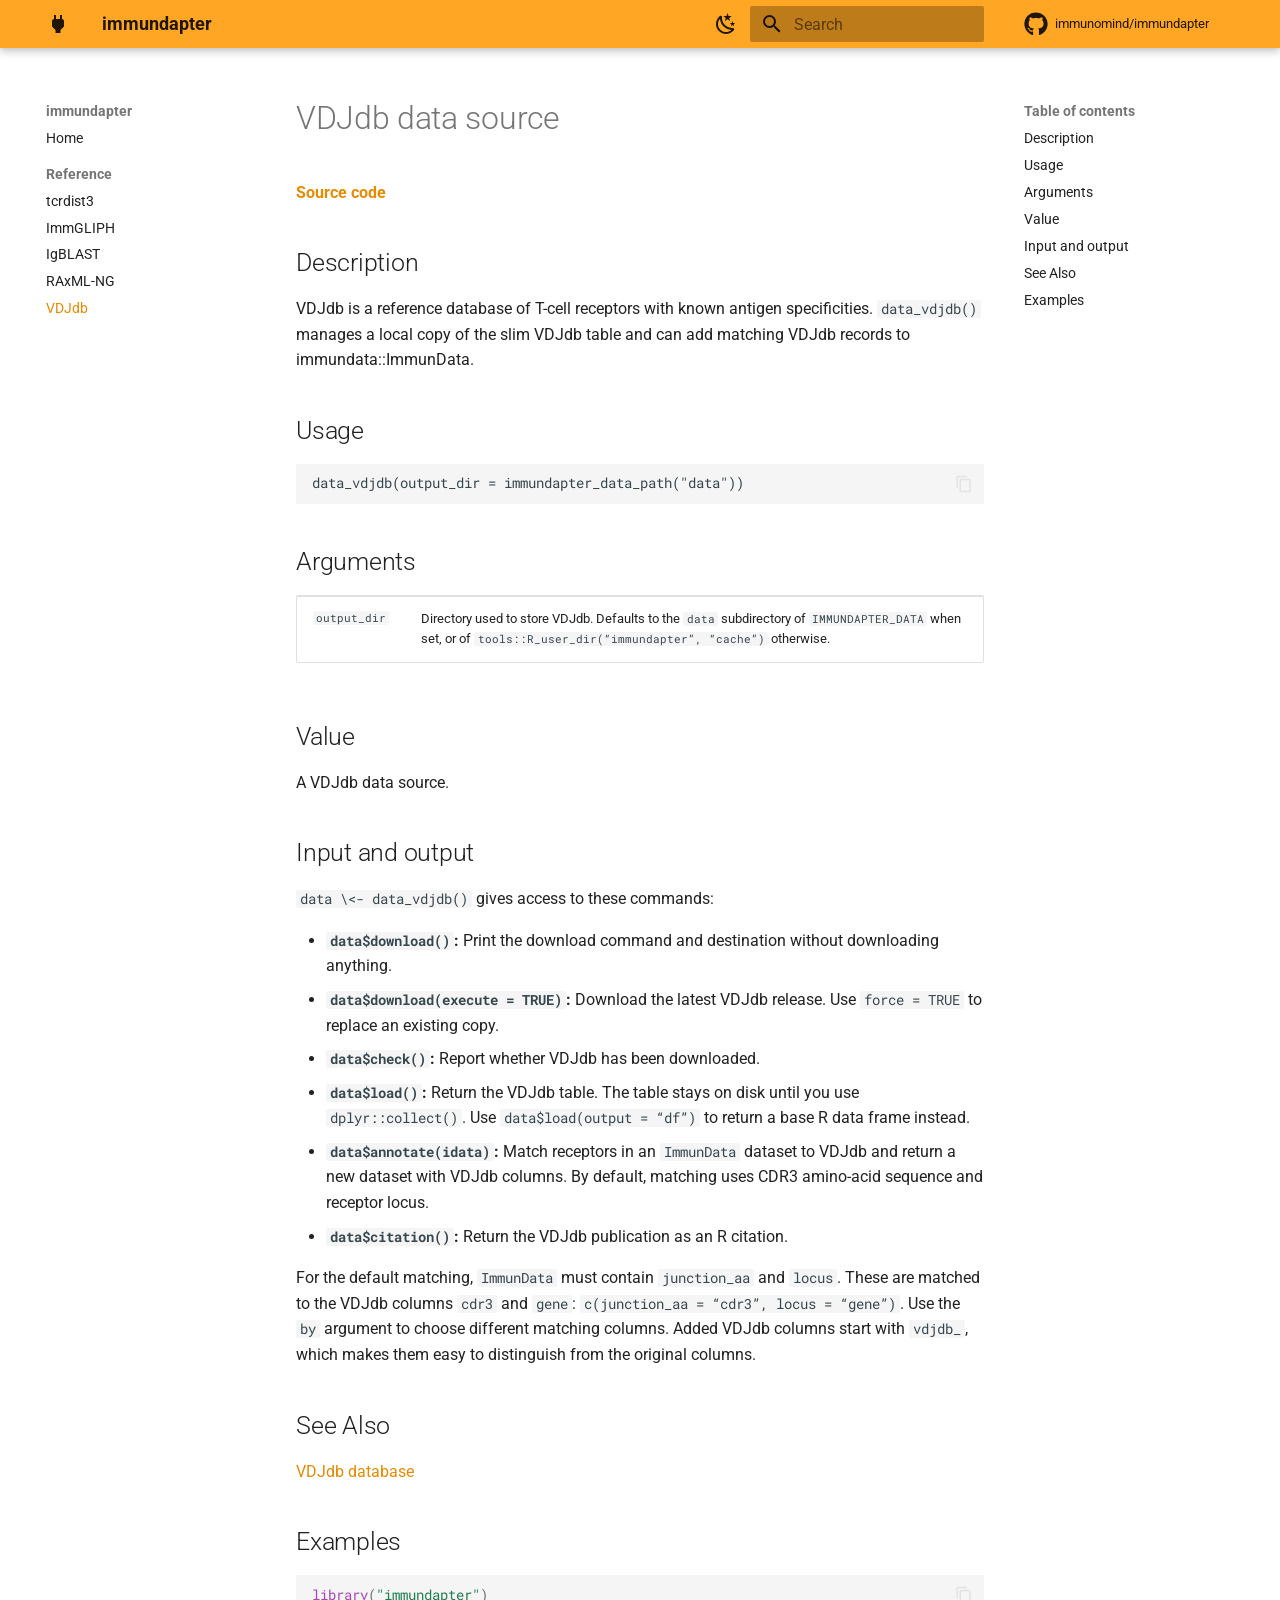
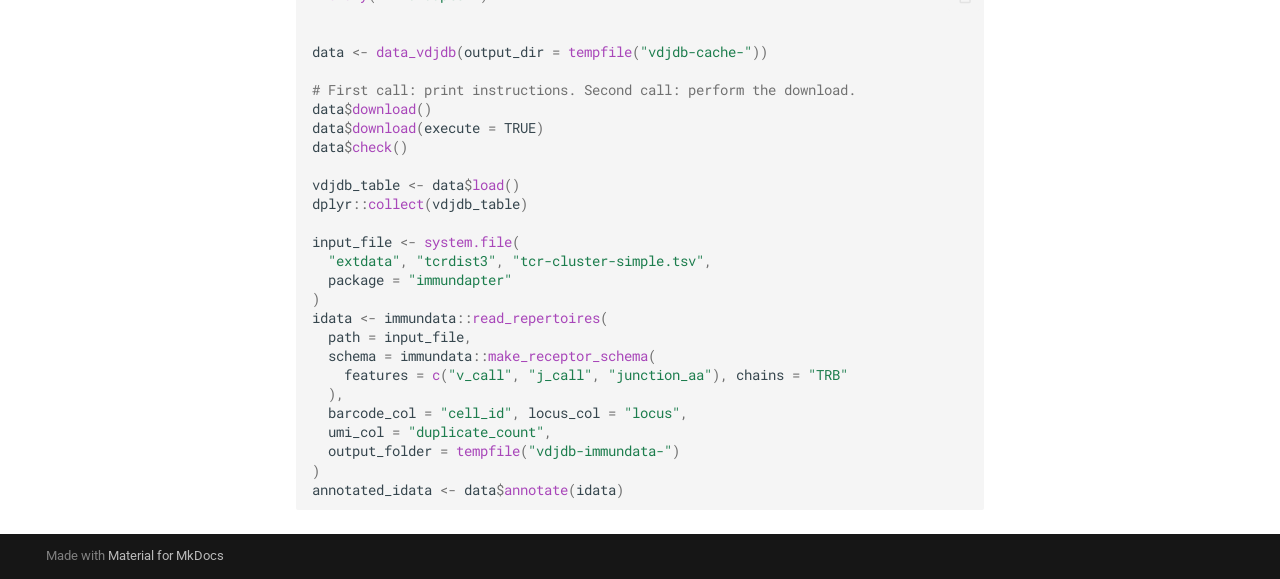
<file: man/data_vdjdb.html>
<!doctype html>
<html lang="en" class="no-js">
  <head>
    
      <meta charset="utf-8">
      <meta name="viewport" content="width=device-width,initial-scale=1">
      
        <meta name="description" content="Lightweight R adapters for external immune repertoire tools">
      
      
      
        <link rel="canonical" href="https://immunomind.github.io/immundapter/man/data_vdjdb.html">
      
      
        <link rel="prev" href="raxml-ng.html">
      
      
      
        
      
      
      <link rel="icon" href="../assets/images/favicon.png">
      <meta name="generator" content="mkdocs-1.6.1, mkdocs-material-9.8.2">
    
    
      
        <title>VDJdb - immundapter</title>
      
    
    
      <link rel="stylesheet" href="../assets/stylesheets/main.57a0d79d.min.css">
      
        
        <link rel="stylesheet" href="../assets/stylesheets/palette.fb2fffe2.min.css">
      
      


    
    
      
    
    
      
        
        
        <link rel="preconnect" href="https://fonts.gstatic.com" crossorigin>
        <link rel="stylesheet" href="https://fonts.googleapis.com/css?family=Roboto:300,300i,400,400i,700,700i%7CRoboto+Mono:400,400i,700,700i&display=fallback">
        <style>:root{--md-text-font:"Roboto";--md-code-font:"Roboto Mono"}</style>
      
    
    
      <link rel="stylesheet" href="../assets/stylesheets/extra.css">
    
    <script>__md_scope=new URL("..",location),__md_hash=e=>[...e].reduce(((e,_)=>(e<<5)-e+_.charCodeAt(0)),0),__md_get=(e,_=localStorage,t=__md_scope)=>JSON.parse(_.getItem(t.pathname+"."+e)),__md_set=(e,_,t=localStorage,a=__md_scope)=>{try{t.setItem(a.pathname+"."+e,JSON.stringify(_))}catch(e){}}</script>
    
      

    
    
  </head>
  
  
    
    
      
    
    
    
    
    <body dir="ltr" data-md-color-scheme="default" data-md-color-primary="orange" data-md-color-accent="deep-orange">
  
    
    <input class="md-toggle" data-md-toggle="drawer" type="checkbox" id="__drawer" autocomplete="off">
    <input class="md-toggle" data-md-toggle="search" type="checkbox" id="__search" autocomplete="off">
    <label class="md-overlay" for="__drawer"></label>
    <div data-md-component="skip">
      
        
        <a href="#vdjdb-data-source" class="md-skip">
          Skip to content
        </a>
      
    </div>
    <div data-md-component="announce">
      
    </div>
    
    
      

  

<header class="md-header md-header--shadow" data-md-component="header">
  <nav class="md-header__inner md-grid" aria-label="Header">
    <a href="../index.html" title="immundapter" class="md-header__button md-logo" aria-label="immundapter" data-md-component="logo">
      
  
  <svg xmlns="http://www.w3.org/2000/svg" viewBox="0 0 24 24"><path d="M16 7V3h-2v4h-4V3H8v4C7 7 6 8 6 9v5.5L9.5 18v3h5v-3l3.5-3.5V9c0-1-1-2-2-2"/></svg>

    </a>
    <label class="md-header__button md-icon" for="__drawer">
      
      <svg xmlns="http://www.w3.org/2000/svg" viewBox="0 0 24 24"><path d="M3 6h18v2H3zm0 5h18v2H3zm0 5h18v2H3z"/></svg>
    </label>
    <div class="md-header__title" data-md-component="header-title">
      <div class="md-header__ellipsis">
        <div class="md-header__topic">
          <span class="md-ellipsis">
            immundapter
          </span>
        </div>
        <div class="md-header__topic" data-md-component="header-topic">
          <span class="md-ellipsis">
            
              VDJdb
            
          </span>
        </div>
      </div>
    </div>
    
      
        <form class="md-header__option" data-md-component="palette">
  
    
    
    
    <input class="md-option" data-md-color-media="(prefers-color-scheme: light)" data-md-color-scheme="default" data-md-color-primary="orange" data-md-color-accent="deep-orange"  aria-label="Switch to dark mode"  type="radio" name="__palette" id="__palette_0">
    
      <label class="md-header__button md-icon" title="Switch to dark mode" for="__palette_1" hidden>
        <svg xmlns="http://www.w3.org/2000/svg" viewBox="0 0 24 24"><path d="m17.75 4.09-2.53 1.94.91 3.06-2.63-1.81-2.63 1.81.91-3.06-2.53-1.94L12.44 4l1.06-3 1.06 3zm3.5 6.91-1.64 1.25.59 1.98-1.7-1.17-1.7 1.17.59-1.98L15.75 11l2.06-.05L18.5 9l.69 1.95zm-2.28 4.95c.83-.08 1.72 1.1 1.19 1.85-.32.45-.66.87-1.08 1.27C15.17 23 8.84 23 4.94 19.07c-3.91-3.9-3.91-10.24 0-14.14.4-.4.82-.76 1.27-1.08.75-.53 1.93.36 1.85 1.19-.27 2.86.69 5.83 2.89 8.02a9.96 9.96 0 0 0 8.02 2.89m-1.64 2.02a12.08 12.08 0 0 1-7.8-3.47c-2.17-2.19-3.33-5-3.49-7.82-2.81 3.14-2.7 7.96.31 10.98 3.02 3.01 7.84 3.12 10.98.31"/></svg>
      </label>
    
  
    
    
    
    <input class="md-option" data-md-color-media="(prefers-color-scheme: dark)" data-md-color-scheme="slate" data-md-color-primary="orange" data-md-color-accent="deep-orange"  aria-label="Switch to light mode"  type="radio" name="__palette" id="__palette_1">
    
      <label class="md-header__button md-icon" title="Switch to light mode" for="__palette_0" hidden>
        <svg xmlns="http://www.w3.org/2000/svg" viewBox="0 0 24 24"><path d="M12 7a5 5 0 0 1 5 5 5 5 0 0 1-5 5 5 5 0 0 1-5-5 5 5 0 0 1 5-5m0 2a3 3 0 0 0-3 3 3 3 0 0 0 3 3 3 3 0 0 0 3-3 3 3 0 0 0-3-3m0-7 2.39 3.42C13.65 5.15 12.84 5 12 5s-1.65.15-2.39.42zM3.34 7l4.16-.35A7.2 7.2 0 0 0 5.94 8.5c-.44.74-.69 1.5-.83 2.29zm.02 10 1.76-3.77a7.131 7.131 0 0 0 2.38 4.14zM20.65 7l-1.77 3.79a7.02 7.02 0 0 0-2.38-4.15zm-.01 10-4.14.36c.59-.51 1.12-1.14 1.54-1.86.42-.73.69-1.5.83-2.29zM12 22l-2.41-3.44c.74.27 1.55.44 2.41.44.82 0 1.63-.17 2.37-.44z"/></svg>
      </label>
    
  
</form>
      
    
    
      <script>var palette=__md_get("__palette");if(palette&&palette.color){if("(prefers-color-scheme)"===palette.color.media){var media=matchMedia("(prefers-color-scheme: light)"),input=document.querySelector(media.matches?"[data-md-color-media='(prefers-color-scheme: light)']":"[data-md-color-media='(prefers-color-scheme: dark)']");palette.color.media=input.getAttribute("data-md-color-media"),palette.color.scheme=input.getAttribute("data-md-color-scheme"),palette.color.primary=input.getAttribute("data-md-color-primary"),palette.color.accent=input.getAttribute("data-md-color-accent")}for(var[key,value]of Object.entries(palette.color))document.body.setAttribute("data-md-color-"+key,value)}</script>
    
    
    
      
      
        <label class="md-header__button md-icon" for="__search">
          
          <svg xmlns="http://www.w3.org/2000/svg" viewBox="0 0 24 24"><path d="M9.5 3A6.5 6.5 0 0 1 16 9.5c0 1.61-.59 3.09-1.56 4.23l.27.27h.79l5 5-1.5 1.5-5-5v-.79l-.27-.27A6.52 6.52 0 0 1 9.5 16 6.5 6.5 0 0 1 3 9.5 6.5 6.5 0 0 1 9.5 3m0 2C7 5 5 7 5 9.5S7 14 9.5 14 14 12 14 9.5 12 5 9.5 5"/></svg>
        </label>
        <div class="md-search" data-md-component="search" role="dialog">
  <label class="md-search__overlay" for="__search"></label>
  <div class="md-search__inner" role="search">
    <form class="md-search__form" name="search">
      <input type="text" class="md-search__input" name="query" aria-label="Search" placeholder="Search" autocapitalize="off" autocorrect="off" autocomplete="off" spellcheck="false" data-md-component="search-query" required>
      <label class="md-search__icon md-icon" for="__search">
        
        <svg xmlns="http://www.w3.org/2000/svg" viewBox="0 0 24 24"><path d="M9.5 3A6.5 6.5 0 0 1 16 9.5c0 1.61-.59 3.09-1.56 4.23l.27.27h.79l5 5-1.5 1.5-5-5v-.79l-.27-.27A6.52 6.52 0 0 1 9.5 16 6.5 6.5 0 0 1 3 9.5 6.5 6.5 0 0 1 9.5 3m0 2C7 5 5 7 5 9.5S7 14 9.5 14 14 12 14 9.5 12 5 9.5 5"/></svg>
        
        <svg xmlns="http://www.w3.org/2000/svg" viewBox="0 0 24 24"><path d="M20 11v2H8l5.5 5.5-1.42 1.42L4.16 12l7.92-7.92L13.5 5.5 8 11z"/></svg>
      </label>
      <nav class="md-search__options" aria-label="Search">
        
        <button type="reset" class="md-search__icon md-icon" title="Clear" aria-label="Clear" tabindex="-1">
          
          <svg xmlns="http://www.w3.org/2000/svg" viewBox="0 0 24 24"><path d="M19 6.41 17.59 5 12 10.59 6.41 5 5 6.41 10.59 12 5 17.59 6.41 19 12 13.41 17.59 19 19 17.59 13.41 12z"/></svg>
        </button>
      </nav>
      
    </form>
    <div class="md-search__output">
      <div class="md-search__scrollwrap" tabindex="0" data-md-scrollfix>
        <div class="md-search-result" data-md-component="search-result">
          <div class="md-search-result__meta">
            Initializing search
          </div>
          <ol class="md-search-result__list" role="presentation"></ol>
        </div>
      </div>
    </div>
  </div>
</div>
      
    
    
      <div class="md-header__source">
        <a href="https://github.com/immunomind/immundapter" title="Go to repository" class="md-source" data-md-component="source">
  <div class="md-source__icon md-icon">
    
    <svg xmlns="http://www.w3.org/2000/svg" viewBox="0 0 512 512"><!--! Font Awesome Free 7.1.0 by @fontawesome - https://fontawesome.com License - https://fontawesome.com/license/free (Icons: CC BY 4.0, Fonts: SIL OFL 1.1, Code: MIT License) Copyright 2025 Fonticons, Inc.--><path d="M173.9 397.4c0 2-2.3 3.6-5.2 3.6-3.3.3-5.6-1.3-5.6-3.6 0-2 2.3-3.6 5.2-3.6 3-.3 5.6 1.3 5.6 3.6m-31.1-4.5c-.7 2 1.3 4.3 4.3 4.9 2.6 1 5.6 0 6.2-2s-1.3-4.3-4.3-5.2c-2.6-.7-5.5.3-6.2 2.3m44.2-1.7c-2.9.7-4.9 2.6-4.6 4.9.3 2 2.9 3.3 5.9 2.6 2.9-.7 4.9-2.6 4.6-4.6-.3-1.9-3-3.2-5.9-2.9M252.8 8C114.1 8 8 113.3 8 252c0 110.9 69.8 205.8 169.5 239.2 12.8 2.3 17.3-5.6 17.3-12.1 0-6.2-.3-40.4-.3-61.4 0 0-70 15-84.7-29.8 0 0-11.4-29.1-27.8-36.6 0 0-22.9-15.7 1.6-15.4 0 0 24.9 2 38.6 25.8 21.9 38.6 58.6 27.5 72.9 20.9 2.3-16 8.8-27.1 16-33.7-55.9-6.2-112.3-14.3-112.3-110.5 0-27.5 7.6-41.3 23.6-58.9-2.6-6.5-11.1-33.3 2.6-67.9 20.9-6.5 69 27 69 27 20-5.6 41.5-8.5 62.8-8.5s42.8 2.9 62.8 8.5c0 0 48.1-33.6 69-27 13.7 34.7 5.2 61.4 2.6 67.9 16 17.7 25.8 31.5 25.8 58.9 0 96.5-58.9 104.2-114.8 110.5 9.2 7.9 17 22.9 17 46.4 0 33.7-.3 75.4-.3 83.6 0 6.5 4.6 14.4 17.3 12.1C436.2 457.8 504 362.9 504 252 504 113.3 391.5 8 252.8 8M105.2 352.9c-1.3 1-1 3.3.7 5.2 1.6 1.6 3.9 2.3 5.2 1 1.3-1 1-3.3-.7-5.2-1.6-1.6-3.9-2.3-5.2-1m-10.8-8.1c-.7 1.3.3 2.9 2.3 3.9 1.6 1 3.6.7 4.3-.7.7-1.3-.3-2.9-2.3-3.9-2-.6-3.6-.3-4.3.7m32.4 35.6c-1.6 1.3-1 4.3 1.3 6.2 2.3 2.3 5.2 2.6 6.5 1 1.3-1.3.7-4.3-1.3-6.2-2.2-2.3-5.2-2.6-6.5-1m-11.4-14.7c-1.6 1-1.6 3.6 0 5.9s4.3 3.3 5.6 2.3c1.6-1.3 1.6-3.9 0-6.2-1.4-2.3-4-3.3-5.6-2"/></svg>
  </div>
  <div class="md-source__repository">
    immunomind/immundapter
  </div>
</a>
      </div>
    
  </nav>
  
</header>
    
    <div class="md-container" data-md-component="container">
      
      
        
          
        
      
      <main class="md-main" data-md-component="main">
        <div class="md-main__inner md-grid">
          
            
              
              <div class="md-sidebar md-sidebar--primary" data-md-component="sidebar" data-md-type="navigation" >
                <div class="md-sidebar__scrollwrap">
                  <div class="md-sidebar__inner">
                    



<nav class="md-nav md-nav--primary" aria-label="Navigation" data-md-level="0">
  <label class="md-nav__title" for="__drawer">
    <a href="../index.html" title="immundapter" class="md-nav__button md-logo" aria-label="immundapter" data-md-component="logo">
      
  
  <svg xmlns="http://www.w3.org/2000/svg" viewBox="0 0 24 24"><path d="M16 7V3h-2v4h-4V3H8v4C7 7 6 8 6 9v5.5L9.5 18v3h5v-3l3.5-3.5V9c0-1-1-2-2-2"/></svg>

    </a>
    immundapter
  </label>
  
    <div class="md-nav__source">
      <a href="https://github.com/immunomind/immundapter" title="Go to repository" class="md-source" data-md-component="source">
  <div class="md-source__icon md-icon">
    
    <svg xmlns="http://www.w3.org/2000/svg" viewBox="0 0 512 512"><!--! Font Awesome Free 7.1.0 by @fontawesome - https://fontawesome.com License - https://fontawesome.com/license/free (Icons: CC BY 4.0, Fonts: SIL OFL 1.1, Code: MIT License) Copyright 2025 Fonticons, Inc.--><path d="M173.9 397.4c0 2-2.3 3.6-5.2 3.6-3.3.3-5.6-1.3-5.6-3.6 0-2 2.3-3.6 5.2-3.6 3-.3 5.6 1.3 5.6 3.6m-31.1-4.5c-.7 2 1.3 4.3 4.3 4.9 2.6 1 5.6 0 6.2-2s-1.3-4.3-4.3-5.2c-2.6-.7-5.5.3-6.2 2.3m44.2-1.7c-2.9.7-4.9 2.6-4.6 4.9.3 2 2.9 3.3 5.9 2.6 2.9-.7 4.9-2.6 4.6-4.6-.3-1.9-3-3.2-5.9-2.9M252.8 8C114.1 8 8 113.3 8 252c0 110.9 69.8 205.8 169.5 239.2 12.8 2.3 17.3-5.6 17.3-12.1 0-6.2-.3-40.4-.3-61.4 0 0-70 15-84.7-29.8 0 0-11.4-29.1-27.8-36.6 0 0-22.9-15.7 1.6-15.4 0 0 24.9 2 38.6 25.8 21.9 38.6 58.6 27.5 72.9 20.9 2.3-16 8.8-27.1 16-33.7-55.9-6.2-112.3-14.3-112.3-110.5 0-27.5 7.6-41.3 23.6-58.9-2.6-6.5-11.1-33.3 2.6-67.9 20.9-6.5 69 27 69 27 20-5.6 41.5-8.5 62.8-8.5s42.8 2.9 62.8 8.5c0 0 48.1-33.6 69-27 13.7 34.7 5.2 61.4 2.6 67.9 16 17.7 25.8 31.5 25.8 58.9 0 96.5-58.9 104.2-114.8 110.5 9.2 7.9 17 22.9 17 46.4 0 33.7-.3 75.4-.3 83.6 0 6.5 4.6 14.4 17.3 12.1C436.2 457.8 504 362.9 504 252 504 113.3 391.5 8 252.8 8M105.2 352.9c-1.3 1-1 3.3.7 5.2 1.6 1.6 3.9 2.3 5.2 1 1.3-1 1-3.3-.7-5.2-1.6-1.6-3.9-2.3-5.2-1m-10.8-8.1c-.7 1.3.3 2.9 2.3 3.9 1.6 1 3.6.7 4.3-.7.7-1.3-.3-2.9-2.3-3.9-2-.6-3.6-.3-4.3.7m32.4 35.6c-1.6 1.3-1 4.3 1.3 6.2 2.3 2.3 5.2 2.6 6.5 1 1.3-1.3.7-4.3-1.3-6.2-2.2-2.3-5.2-2.6-6.5-1m-11.4-14.7c-1.6 1-1.6 3.6 0 5.9s4.3 3.3 5.6 2.3c1.6-1.3 1.6-3.9 0-6.2-1.4-2.3-4-3.3-5.6-2"/></svg>
  </div>
  <div class="md-source__repository">
    immunomind/immundapter
  </div>
</a>
    </div>
  
  <ul class="md-nav__list" data-md-scrollfix>
    
      
      
  
  
  
  
    <li class="md-nav__item">
      <a href="../index.html" class="md-nav__link">
        
  
  
  <span class="md-ellipsis">
    
  
    Home
  

    
  </span>
  
  

      </a>
    </li>
  

    
      
      
  
  
    
  
  
  
    
    
    
    
      
        
        
      
    
    
    <li class="md-nav__item md-nav__item--active md-nav__item--section md-nav__item--nested">
      
        
        
        <input class="md-nav__toggle md-toggle " type="checkbox" id="__nav_2" checked>
        
          
          <label class="md-nav__link" for="__nav_2" id="__nav_2_label" tabindex="">
            
  
  
  <span class="md-ellipsis">
    
  
    Reference
  

    
  </span>
  
  

            <span class="md-nav__icon md-icon"></span>
          </label>
        
        <nav class="md-nav" data-md-level="1" aria-labelledby="__nav_2_label" aria-expanded="true">
          <label class="md-nav__title" for="__nav_2">
            <span class="md-nav__icon md-icon"></span>
            
  
    Reference
  

          </label>
          <ul class="md-nav__list" data-md-scrollfix>
            
              
                
  
  
  
  
    <li class="md-nav__item">
      <a href="tool_tcrdist3.html" class="md-nav__link">
        
  
  
  <span class="md-ellipsis">
    
  
    tcrdist3
  

    
  </span>
  
  

      </a>
    </li>
  

              
            
              
                
  
  
  
  
    <li class="md-nav__item">
      <a href="immgliph.html" class="md-nav__link">
        
  
  
  <span class="md-ellipsis">
    
  
    ImmGLIPH
  

    
  </span>
  
  

      </a>
    </li>
  

              
            
              
                
  
  
  
  
    <li class="md-nav__item">
      <a href="tool_igblast.html" class="md-nav__link">
        
  
  
  <span class="md-ellipsis">
    
  
    IgBLAST
  

    
  </span>
  
  

      </a>
    </li>
  

              
            
              
                
  
  
  
  
    <li class="md-nav__item">
      <a href="raxml-ng.html" class="md-nav__link">
        
  
  
  <span class="md-ellipsis">
    
  
    RAxML-NG
  

    
  </span>
  
  

      </a>
    </li>
  

              
            
              
                
  
  
    
  
  
  
    <li class="md-nav__item md-nav__item--active">
      
      <input class="md-nav__toggle md-toggle" type="checkbox" id="__toc">
      
      
        
      
      
        <label class="md-nav__link md-nav__link--active" for="__toc">
          
  
  
  <span class="md-ellipsis">
    
  
    VDJdb
  

    
  </span>
  
  

          <span class="md-nav__icon md-icon"></span>
        </label>
      
      <a href="data_vdjdb.html" class="md-nav__link md-nav__link--active">
        
  
  
  <span class="md-ellipsis">
    
  
    VDJdb
  

    
  </span>
  
  

      </a>
      
        

<nav class="md-nav md-nav--secondary" aria-label="Table of contents">
  
  
  
    
  
  
    <label class="md-nav__title" for="__toc">
      <span class="md-nav__icon md-icon"></span>
      Table of contents
    </label>
    <ul class="md-nav__list" data-md-component="toc" data-md-scrollfix>
      
        <li class="md-nav__item">
  <a href="#description" class="md-nav__link">
    <span class="md-ellipsis">
      
        Description
      
    </span>
  </a>
  
</li>
      
        <li class="md-nav__item">
  <a href="#usage" class="md-nav__link">
    <span class="md-ellipsis">
      
        Usage
      
    </span>
  </a>
  
</li>
      
        <li class="md-nav__item">
  <a href="#arguments" class="md-nav__link">
    <span class="md-ellipsis">
      
        Arguments
      
    </span>
  </a>
  
</li>
      
        <li class="md-nav__item">
  <a href="#value" class="md-nav__link">
    <span class="md-ellipsis">
      
        Value
      
    </span>
  </a>
  
</li>
      
        <li class="md-nav__item">
  <a href="#input-and-output" class="md-nav__link">
    <span class="md-ellipsis">
      
        Input and output
      
    </span>
  </a>
  
</li>
      
        <li class="md-nav__item">
  <a href="#see-also" class="md-nav__link">
    <span class="md-ellipsis">
      
        See Also
      
    </span>
  </a>
  
</li>
      
        <li class="md-nav__item">
  <a href="#examples" class="md-nav__link">
    <span class="md-ellipsis">
      
        Examples
      
    </span>
  </a>
  
</li>
      
    </ul>
  
</nav>
      
    </li>
  

              
            
          </ul>
        </nav>
      
    </li>
  

    
  </ul>
</nav>
                  </div>
                </div>
              </div>
            
            
              
              <div class="md-sidebar md-sidebar--secondary" data-md-component="sidebar" data-md-type="toc" >
                <div class="md-sidebar__scrollwrap">
                  <div class="md-sidebar__inner">
                    

<nav class="md-nav md-nav--secondary" aria-label="Table of contents">
  
  
  
    
  
  
    <label class="md-nav__title" for="__toc">
      <span class="md-nav__icon md-icon"></span>
      Table of contents
    </label>
    <ul class="md-nav__list" data-md-component="toc" data-md-scrollfix>
      
        <li class="md-nav__item">
  <a href="#description" class="md-nav__link">
    <span class="md-ellipsis">
      
        Description
      
    </span>
  </a>
  
</li>
      
        <li class="md-nav__item">
  <a href="#usage" class="md-nav__link">
    <span class="md-ellipsis">
      
        Usage
      
    </span>
  </a>
  
</li>
      
        <li class="md-nav__item">
  <a href="#arguments" class="md-nav__link">
    <span class="md-ellipsis">
      
        Arguments
      
    </span>
  </a>
  
</li>
      
        <li class="md-nav__item">
  <a href="#value" class="md-nav__link">
    <span class="md-ellipsis">
      
        Value
      
    </span>
  </a>
  
</li>
      
        <li class="md-nav__item">
  <a href="#input-and-output" class="md-nav__link">
    <span class="md-ellipsis">
      
        Input and output
      
    </span>
  </a>
  
</li>
      
        <li class="md-nav__item">
  <a href="#see-also" class="md-nav__link">
    <span class="md-ellipsis">
      
        See Also
      
    </span>
  </a>
  
</li>
      
        <li class="md-nav__item">
  <a href="#examples" class="md-nav__link">
    <span class="md-ellipsis">
      
        Examples
      
    </span>
  </a>
  
</li>
      
    </ul>
  
</nav>
                  </div>
                </div>
              </div>
            
          
          
            <div class="md-content" data-md-component="content">
              
              <article class="md-content__inner md-typeset">
                
                  


  
  


<h1 id="vdjdb-data-source">VDJdb data source</h1>
<p><a href="https://github.com/immunomind/immundapter/tree/main/R/vdjdb.R#L62"><strong>Source code</strong></a></p>
<h2 id="description">Description</h2>
<p>VDJdb is a reference database of T-cell receptors with known antigen
specificities. <code>data_vdjdb()</code> manages a local copy of the
slim VDJdb table and can add matching VDJdb records to
immundata::ImmunData.</p>
<h2 id="usage">Usage</h2>
<pre><code class='language-R'>data_vdjdb(output_dir = immundapter_data_path("data"))
</code></pre>

<h2 id="arguments">Arguments</h2>
<table role="presentation">
<tr>
<td style="white-space: nowrap; font-family: monospace; vertical-align: top">
<code id="output_dir">output_dir</code>
</td>
<td>
Directory used to store VDJdb. Defaults to the <code>data</code>
subdirectory of <code>IMMUNDAPTER_DATA</code> when set, or of
<code>tools::R_user_dir(“immundapter”, “cache”)</code> otherwise.
</td>
</tr>
</table>

<h2 id="value">Value</h2>
<p>A VDJdb data source.</p>
<h2 id="input-and-output">Input and output</h2>
<p><code>data \&lt;- data_vdjdb()</code> gives access to these commands:</p>
<ul>
<li>

<strong><code>data$download()</code>:</strong> Print the download
command and destination without downloading anything.

</li>
<li>

<strong><code>data$download(execute = TRUE)</code>:</strong> Download
the latest VDJdb release. Use <code>force = TRUE</code> to replace an
existing copy.

</li>
<li>

<strong><code>data$check()</code>:</strong> Report whether VDJdb has
been downloaded.

</li>
<li>

<strong><code>data$load()</code>:</strong> Return the VDJdb table. The
table stays on disk until you use <code>dplyr::collect()</code>. Use
<code>data$load(output = “df”)</code> to return a base R data frame
instead.

</li>
<li>

<strong><code>data$annotate(idata)</code>:</strong> Match receptors in
an <code>ImmunData</code> dataset to VDJdb and return a new dataset with
VDJdb columns. By default, matching uses CDR3 amino-acid sequence and
receptor locus.

</li>
<li>

<strong><code>data$citation()</code>:</strong> Return the VDJdb
publication as an R citation.

</li>
</ul>

<p>For the default matching, <code>ImmunData</code> must contain
<code>junction_aa</code> and <code>locus</code>. These are matched to
the VDJdb columns <code>cdr3</code> and <code>gene</code>:
<code>c(junction_aa = “cdr3”, locus = “gene”)</code>. Use the
<code>by</code> argument to choose different matching columns. Added
VDJdb columns start with <code>vdjdb_</code>, which makes them easy to
distinguish from the original columns.</p>
<h2 id="see-also">See Also</h2>
<p><a href="https://github.com/antigenomics/vdjdb-db">VDJdb database</a></p>
<h2 id="examples">Examples</h2>
<div class="highlight"><pre><span></span><code><a id="__codelineno-0-1" name="__codelineno-0-1" href="#__codelineno-0-1"></a><span class="nf">library</span><span class="p">(</span><span class="s">"immundapter"</span><span class="p">)</span>
<a id="__codelineno-0-2" name="__codelineno-0-2" href="#__codelineno-0-2"></a>
<a id="__codelineno-0-3" name="__codelineno-0-3" href="#__codelineno-0-3"></a>
<a id="__codelineno-0-4" name="__codelineno-0-4" href="#__codelineno-0-4"></a><span class="n">data</span><span class="w"> </span><span class="o">&lt;-</span><span class="w"> </span><span class="nf">data_vdjdb</span><span class="p">(</span><span class="n">output_dir</span><span class="w"> </span><span class="o">=</span><span class="w"> </span><span class="nf">tempfile</span><span class="p">(</span><span class="s">"vdjdb-cache-"</span><span class="p">))</span>
<a id="__codelineno-0-5" name="__codelineno-0-5" href="#__codelineno-0-5"></a>
<a id="__codelineno-0-6" name="__codelineno-0-6" href="#__codelineno-0-6"></a><span class="c1"># First call: print instructions. Second call: perform the download.</span>
<a id="__codelineno-0-7" name="__codelineno-0-7" href="#__codelineno-0-7"></a><span class="n">data</span><span class="o">$</span><span class="nf">download</span><span class="p">()</span>
<a id="__codelineno-0-8" name="__codelineno-0-8" href="#__codelineno-0-8"></a><span class="n">data</span><span class="o">$</span><span class="nf">download</span><span class="p">(</span><span class="n">execute</span><span class="w"> </span><span class="o">=</span><span class="w"> </span><span class="kc">TRUE</span><span class="p">)</span>
<a id="__codelineno-0-9" name="__codelineno-0-9" href="#__codelineno-0-9"></a><span class="n">data</span><span class="o">$</span><span class="nf">check</span><span class="p">()</span>
<a id="__codelineno-0-10" name="__codelineno-0-10" href="#__codelineno-0-10"></a>
<a id="__codelineno-0-11" name="__codelineno-0-11" href="#__codelineno-0-11"></a><span class="n">vdjdb_table</span><span class="w"> </span><span class="o">&lt;-</span><span class="w"> </span><span class="n">data</span><span class="o">$</span><span class="nf">load</span><span class="p">()</span>
<a id="__codelineno-0-12" name="__codelineno-0-12" href="#__codelineno-0-12"></a><span class="n">dplyr</span><span class="o">::</span><span class="nf">collect</span><span class="p">(</span><span class="n">vdjdb_table</span><span class="p">)</span>
<a id="__codelineno-0-13" name="__codelineno-0-13" href="#__codelineno-0-13"></a>
<a id="__codelineno-0-14" name="__codelineno-0-14" href="#__codelineno-0-14"></a><span class="n">input_file</span><span class="w"> </span><span class="o">&lt;-</span><span class="w"> </span><span class="nf">system.file</span><span class="p">(</span>
<a id="__codelineno-0-15" name="__codelineno-0-15" href="#__codelineno-0-15"></a><span class="w">  </span><span class="s">"extdata"</span><span class="p">,</span><span class="w"> </span><span class="s">"tcrdist3"</span><span class="p">,</span><span class="w"> </span><span class="s">"tcr-cluster-simple.tsv"</span><span class="p">,</span>
<a id="__codelineno-0-16" name="__codelineno-0-16" href="#__codelineno-0-16"></a><span class="w">  </span><span class="n">package</span><span class="w"> </span><span class="o">=</span><span class="w"> </span><span class="s">"immundapter"</span>
<a id="__codelineno-0-17" name="__codelineno-0-17" href="#__codelineno-0-17"></a><span class="p">)</span>
<a id="__codelineno-0-18" name="__codelineno-0-18" href="#__codelineno-0-18"></a><span class="n">idata</span><span class="w"> </span><span class="o">&lt;-</span><span class="w"> </span><span class="n">immundata</span><span class="o">::</span><span class="nf">read_repertoires</span><span class="p">(</span>
<a id="__codelineno-0-19" name="__codelineno-0-19" href="#__codelineno-0-19"></a><span class="w">  </span><span class="n">path</span><span class="w"> </span><span class="o">=</span><span class="w"> </span><span class="n">input_file</span><span class="p">,</span>
<a id="__codelineno-0-20" name="__codelineno-0-20" href="#__codelineno-0-20"></a><span class="w">  </span><span class="n">schema</span><span class="w"> </span><span class="o">=</span><span class="w"> </span><span class="n">immundata</span><span class="o">::</span><span class="nf">make_receptor_schema</span><span class="p">(</span>
<a id="__codelineno-0-21" name="__codelineno-0-21" href="#__codelineno-0-21"></a><span class="w">    </span><span class="n">features</span><span class="w"> </span><span class="o">=</span><span class="w"> </span><span class="nf">c</span><span class="p">(</span><span class="s">"v_call"</span><span class="p">,</span><span class="w"> </span><span class="s">"j_call"</span><span class="p">,</span><span class="w"> </span><span class="s">"junction_aa"</span><span class="p">),</span><span class="w"> </span><span class="n">chains</span><span class="w"> </span><span class="o">=</span><span class="w"> </span><span class="s">"TRB"</span>
<a id="__codelineno-0-22" name="__codelineno-0-22" href="#__codelineno-0-22"></a><span class="w">  </span><span class="p">),</span>
<a id="__codelineno-0-23" name="__codelineno-0-23" href="#__codelineno-0-23"></a><span class="w">  </span><span class="n">barcode_col</span><span class="w"> </span><span class="o">=</span><span class="w"> </span><span class="s">"cell_id"</span><span class="p">,</span><span class="w"> </span><span class="n">locus_col</span><span class="w"> </span><span class="o">=</span><span class="w"> </span><span class="s">"locus"</span><span class="p">,</span>
<a id="__codelineno-0-24" name="__codelineno-0-24" href="#__codelineno-0-24"></a><span class="w">  </span><span class="n">umi_col</span><span class="w"> </span><span class="o">=</span><span class="w"> </span><span class="s">"duplicate_count"</span><span class="p">,</span>
<a id="__codelineno-0-25" name="__codelineno-0-25" href="#__codelineno-0-25"></a><span class="w">  </span><span class="n">output_folder</span><span class="w"> </span><span class="o">=</span><span class="w"> </span><span class="nf">tempfile</span><span class="p">(</span><span class="s">"vdjdb-immundata-"</span><span class="p">)</span>
<a id="__codelineno-0-26" name="__codelineno-0-26" href="#__codelineno-0-26"></a><span class="p">)</span>
<a id="__codelineno-0-27" name="__codelineno-0-27" href="#__codelineno-0-27"></a><span class="n">annotated_idata</span><span class="w"> </span><span class="o">&lt;-</span><span class="w"> </span><span class="n">data</span><span class="o">$</span><span class="nf">annotate</span><span class="p">(</span><span class="n">idata</span><span class="p">)</span>
</code></pre></div>












                
              </article>
            </div>
          
          
<script>var target=document.getElementById(location.hash.slice(1));target&&target.name&&(target.checked=target.name.startsWith("__tabbed_"))</script>
        </div>
        
          <button type="button" class="md-top md-icon" data-md-component="top" hidden>
  
  <svg xmlns="http://www.w3.org/2000/svg" viewBox="0 0 24 24"><path d="M13 20h-2V8l-5.5 5.5-1.42-1.42L12 4.16l7.92 7.92-1.42 1.42L13 8z"/></svg>
  Back to top
</button>
        
      </main>
      
        <footer class="md-footer">
  
  <div class="md-footer-meta md-typeset">
    <div class="md-footer-meta__inner md-grid">
      <div class="md-copyright">
  
  
    Made with
    <a href="https://squidfunk.github.io/mkdocs-material/" target="_blank" rel="noopener">
      Material for MkDocs
    </a>
  
</div>
      
    </div>
  </div>
</footer>
      
    </div>
    <div class="md-dialog" data-md-component="dialog">
      <div class="md-dialog__inner md-typeset"></div>
    </div>
    
    
    
      
      
      <script id="__config" type="application/json">{"annotate": null, "base": "..", "features": ["navigation.sections", "navigation.top", "content.code.copy"], "search": "../assets/javascripts/workers/search.a7633da7.min.js", "tags": null, "translations": {"clipboard.copied": "Copied to clipboard", "clipboard.copy": "Copy to clipboard", "search.result.more.one": "1 more on this page", "search.result.more.other": "# more on this page", "search.result.none": "No matching documents", "search.result.one": "1 matching document", "search.result.other": "# matching documents", "search.result.placeholder": "Type to start searching", "search.result.term.missing": "Missing", "select.version": "Select version"}, "version": null}</script>
    
    
      <script src="../assets/javascripts/bundle.a5f9d56c.min.js"></script>
      
    
  </body>
</html>
</file>
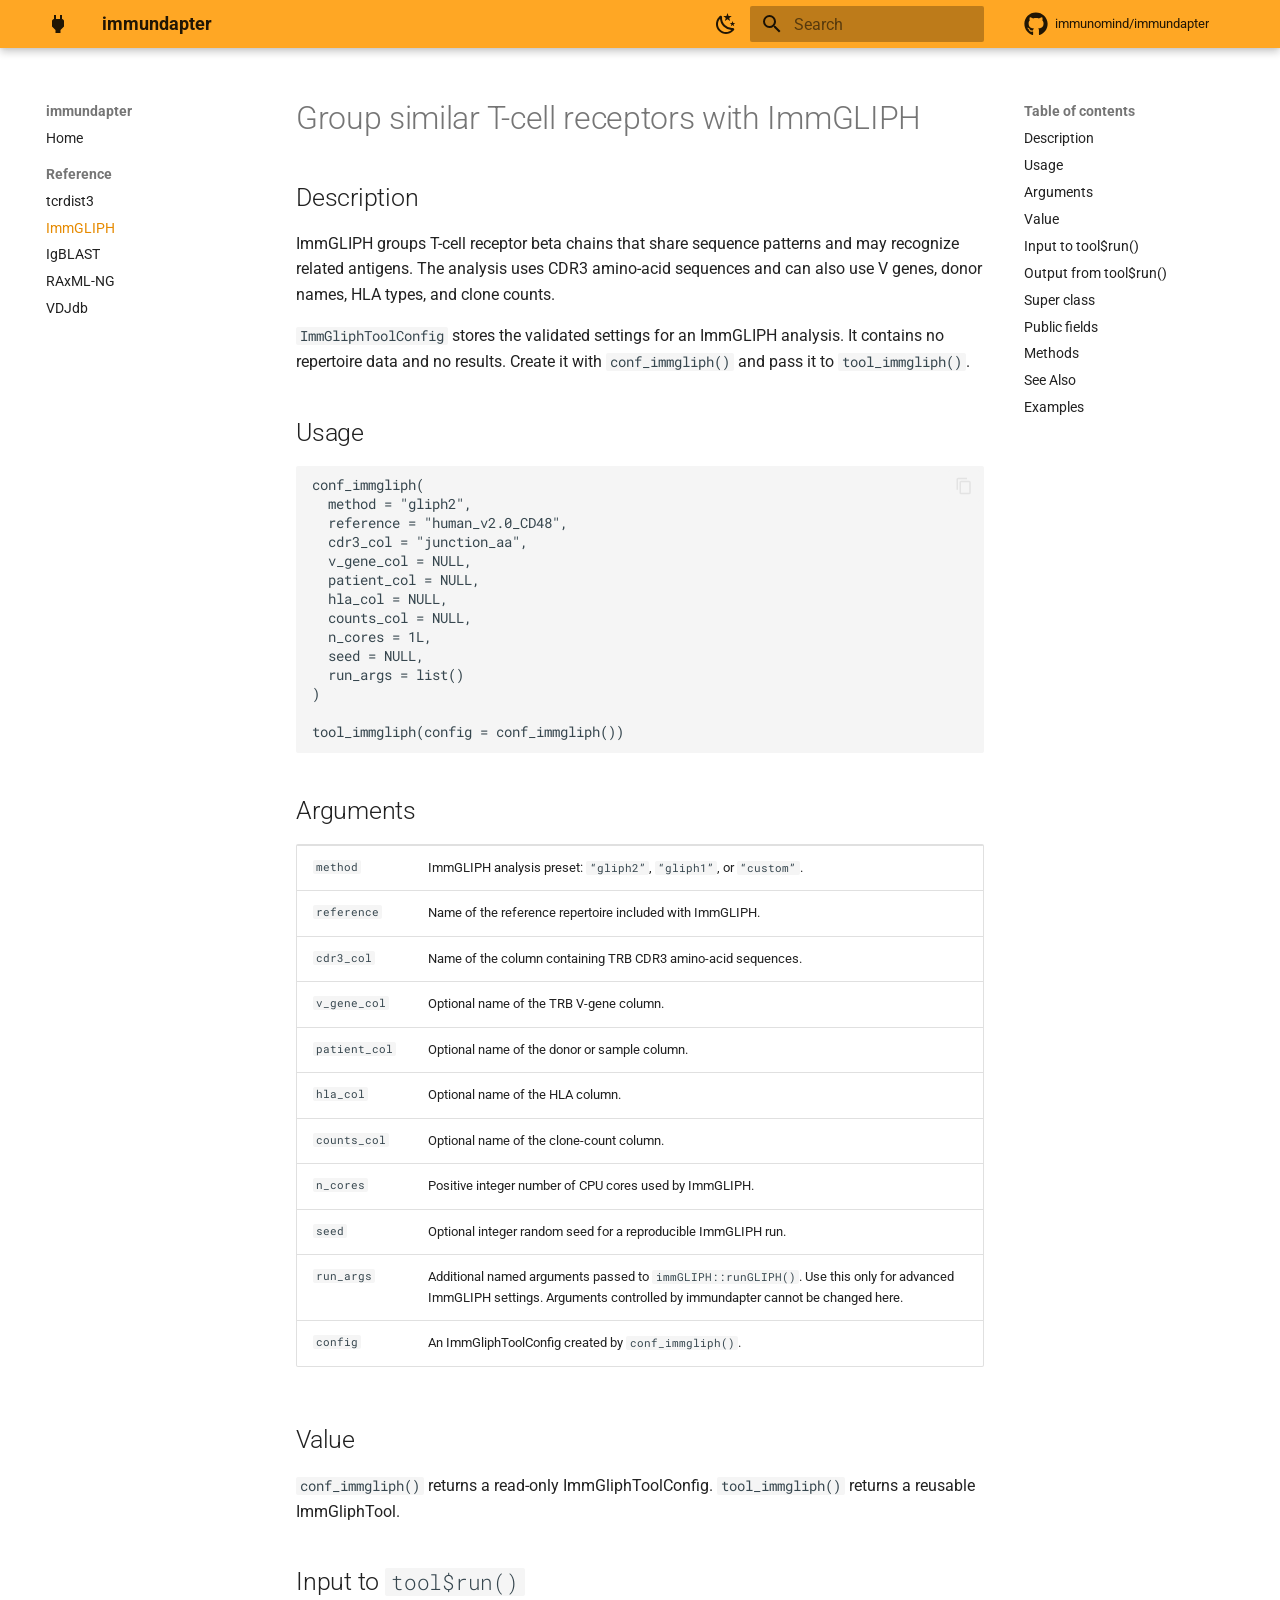
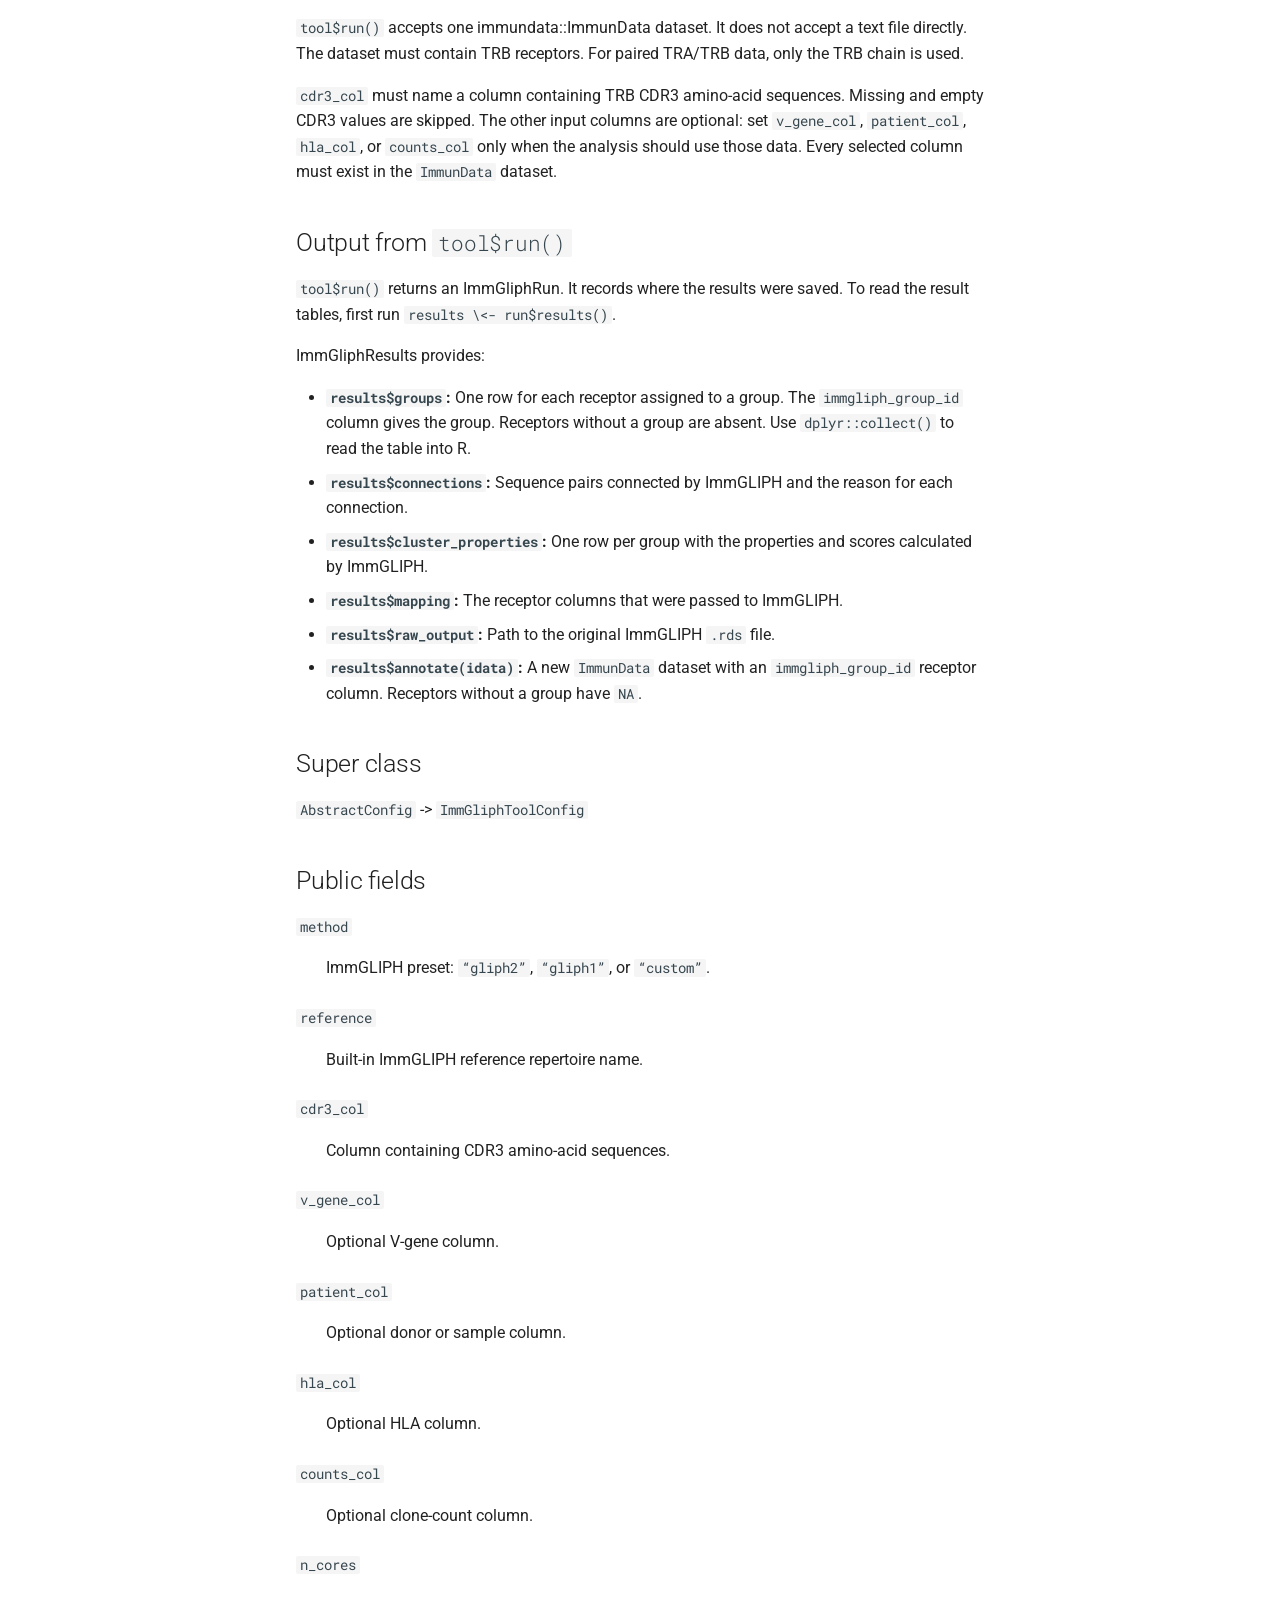
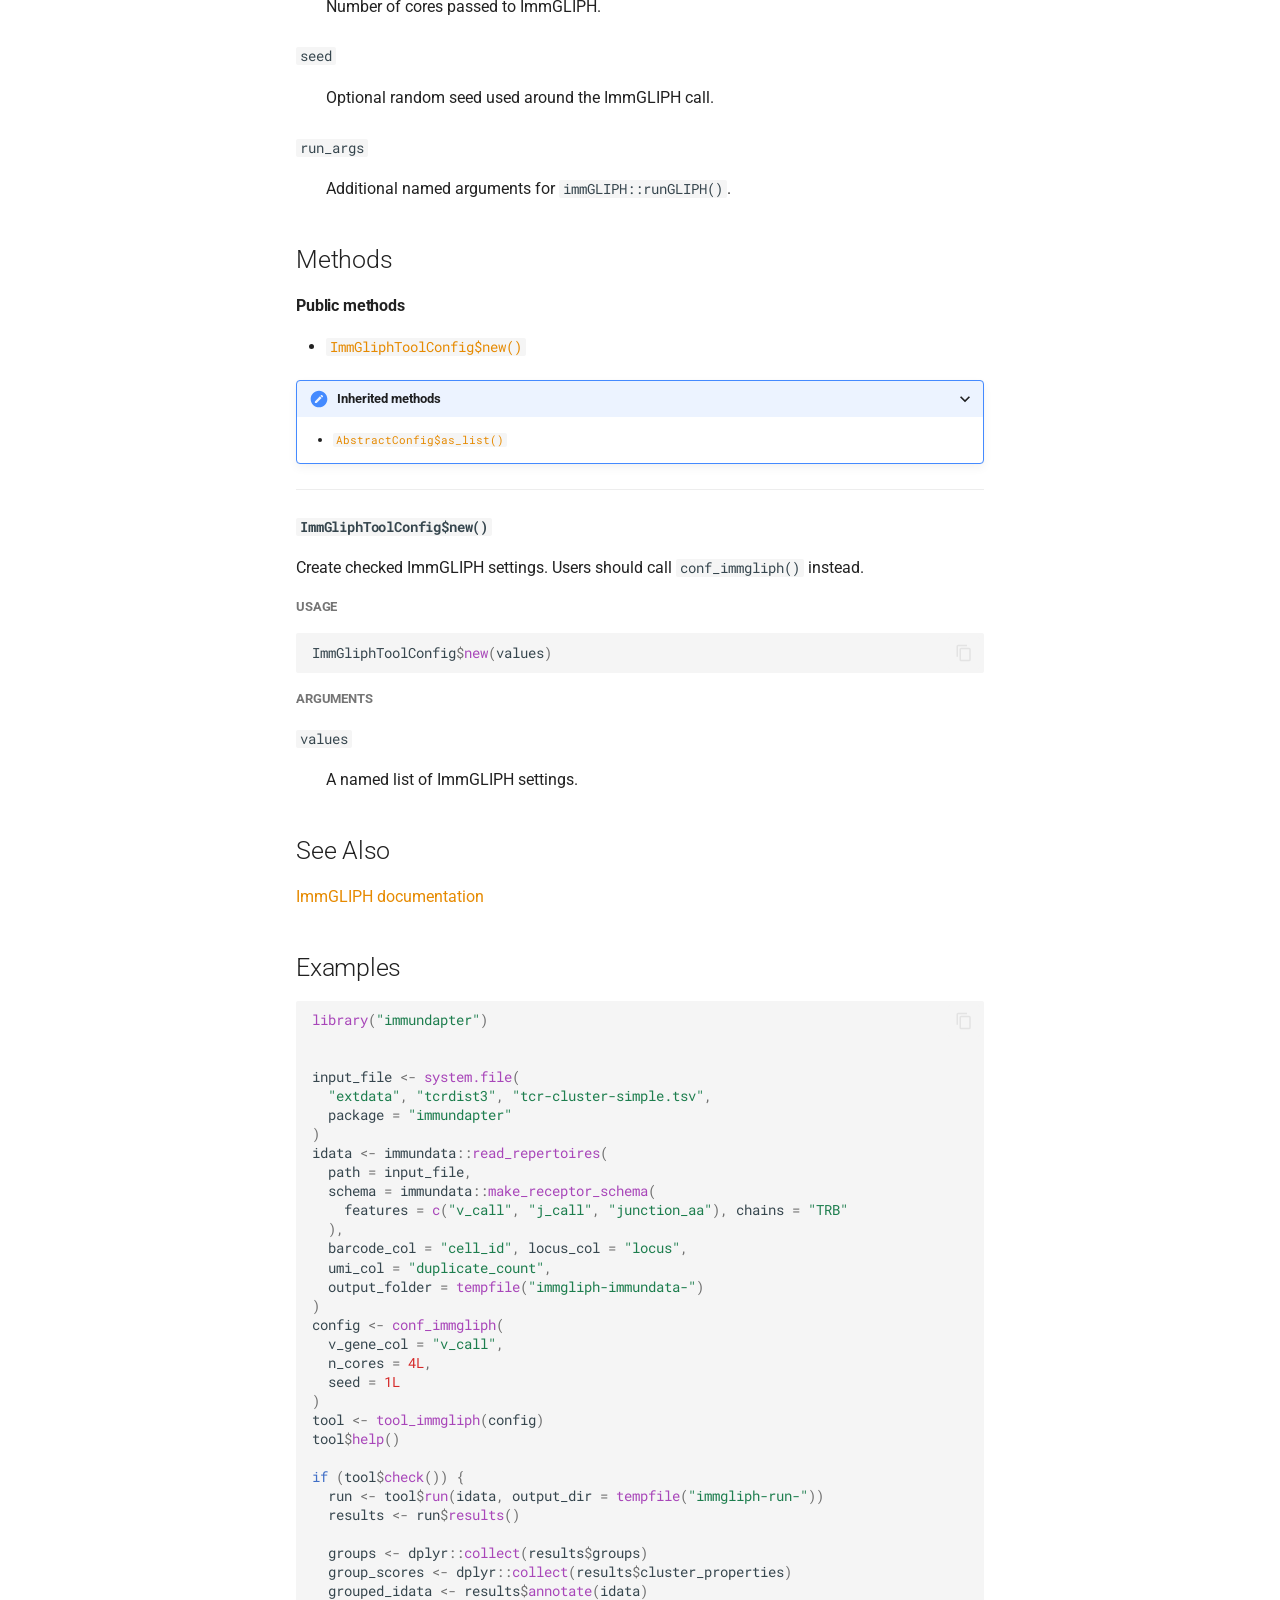
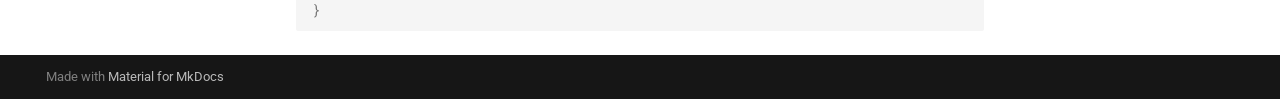
<file: man/immgliph.html>
<!doctype html>
<html lang="en" class="no-js">
  <head>
    
      <meta charset="utf-8">
      <meta name="viewport" content="width=device-width,initial-scale=1">
      
        <meta name="description" content="Lightweight R adapters for external immune repertoire tools">
      
      
      
        <link rel="canonical" href="https://immunomind.github.io/immundapter/man/immgliph.html">
      
      
        <link rel="prev" href="tool_tcrdist3.html">
      
      
        <link rel="next" href="tool_igblast.html">
      
      
        
      
      
      <link rel="icon" href="../assets/images/favicon.png">
      <meta name="generator" content="mkdocs-1.6.1, mkdocs-material-9.8.2">
    
    
      
        <title>ImmGLIPH - immundapter</title>
      
    
    
      <link rel="stylesheet" href="../assets/stylesheets/main.57a0d79d.min.css">
      
        
        <link rel="stylesheet" href="../assets/stylesheets/palette.fb2fffe2.min.css">
      
      


    
    
      
    
    
      
        
        
        <link rel="preconnect" href="https://fonts.gstatic.com" crossorigin>
        <link rel="stylesheet" href="https://fonts.googleapis.com/css?family=Roboto:300,300i,400,400i,700,700i%7CRoboto+Mono:400,400i,700,700i&display=fallback">
        <style>:root{--md-text-font:"Roboto";--md-code-font:"Roboto Mono"}</style>
      
    
    
      <link rel="stylesheet" href="../assets/stylesheets/extra.css">
    
    <script>__md_scope=new URL("..",location),__md_hash=e=>[...e].reduce(((e,_)=>(e<<5)-e+_.charCodeAt(0)),0),__md_get=(e,_=localStorage,t=__md_scope)=>JSON.parse(_.getItem(t.pathname+"."+e)),__md_set=(e,_,t=localStorage,a=__md_scope)=>{try{t.setItem(a.pathname+"."+e,JSON.stringify(_))}catch(e){}}</script>
    
      

    
    
  </head>
  
  
    
    
      
    
    
    
    
    <body dir="ltr" data-md-color-scheme="default" data-md-color-primary="orange" data-md-color-accent="deep-orange">
  
    
    <input class="md-toggle" data-md-toggle="drawer" type="checkbox" id="__drawer" autocomplete="off">
    <input class="md-toggle" data-md-toggle="search" type="checkbox" id="__search" autocomplete="off">
    <label class="md-overlay" for="__drawer"></label>
    <div data-md-component="skip">
      
        
        <a href="#group-similar-t-cell-receptors-with-immgliph" class="md-skip">
          Skip to content
        </a>
      
    </div>
    <div data-md-component="announce">
      
    </div>
    
    
      

  

<header class="md-header md-header--shadow" data-md-component="header">
  <nav class="md-header__inner md-grid" aria-label="Header">
    <a href="../index.html" title="immundapter" class="md-header__button md-logo" aria-label="immundapter" data-md-component="logo">
      
  
  <svg xmlns="http://www.w3.org/2000/svg" viewBox="0 0 24 24"><path d="M16 7V3h-2v4h-4V3H8v4C7 7 6 8 6 9v5.5L9.5 18v3h5v-3l3.5-3.5V9c0-1-1-2-2-2"/></svg>

    </a>
    <label class="md-header__button md-icon" for="__drawer">
      
      <svg xmlns="http://www.w3.org/2000/svg" viewBox="0 0 24 24"><path d="M3 6h18v2H3zm0 5h18v2H3zm0 5h18v2H3z"/></svg>
    </label>
    <div class="md-header__title" data-md-component="header-title">
      <div class="md-header__ellipsis">
        <div class="md-header__topic">
          <span class="md-ellipsis">
            immundapter
          </span>
        </div>
        <div class="md-header__topic" data-md-component="header-topic">
          <span class="md-ellipsis">
            
              ImmGLIPH
            
          </span>
        </div>
      </div>
    </div>
    
      
        <form class="md-header__option" data-md-component="palette">
  
    
    
    
    <input class="md-option" data-md-color-media="(prefers-color-scheme: light)" data-md-color-scheme="default" data-md-color-primary="orange" data-md-color-accent="deep-orange"  aria-label="Switch to dark mode"  type="radio" name="__palette" id="__palette_0">
    
      <label class="md-header__button md-icon" title="Switch to dark mode" for="__palette_1" hidden>
        <svg xmlns="http://www.w3.org/2000/svg" viewBox="0 0 24 24"><path d="m17.75 4.09-2.53 1.94.91 3.06-2.63-1.81-2.63 1.81.91-3.06-2.53-1.94L12.44 4l1.06-3 1.06 3zm3.5 6.91-1.64 1.25.59 1.98-1.7-1.17-1.7 1.17.59-1.98L15.75 11l2.06-.05L18.5 9l.69 1.95zm-2.28 4.95c.83-.08 1.72 1.1 1.19 1.85-.32.45-.66.87-1.08 1.27C15.17 23 8.84 23 4.94 19.07c-3.91-3.9-3.91-10.24 0-14.14.4-.4.82-.76 1.27-1.08.75-.53 1.93.36 1.85 1.19-.27 2.86.69 5.83 2.89 8.02a9.96 9.96 0 0 0 8.02 2.89m-1.64 2.02a12.08 12.08 0 0 1-7.8-3.47c-2.17-2.19-3.33-5-3.49-7.82-2.81 3.14-2.7 7.96.31 10.98 3.02 3.01 7.84 3.12 10.98.31"/></svg>
      </label>
    
  
    
    
    
    <input class="md-option" data-md-color-media="(prefers-color-scheme: dark)" data-md-color-scheme="slate" data-md-color-primary="orange" data-md-color-accent="deep-orange"  aria-label="Switch to light mode"  type="radio" name="__palette" id="__palette_1">
    
      <label class="md-header__button md-icon" title="Switch to light mode" for="__palette_0" hidden>
        <svg xmlns="http://www.w3.org/2000/svg" viewBox="0 0 24 24"><path d="M12 7a5 5 0 0 1 5 5 5 5 0 0 1-5 5 5 5 0 0 1-5-5 5 5 0 0 1 5-5m0 2a3 3 0 0 0-3 3 3 3 0 0 0 3 3 3 3 0 0 0 3-3 3 3 0 0 0-3-3m0-7 2.39 3.42C13.65 5.15 12.84 5 12 5s-1.65.15-2.39.42zM3.34 7l4.16-.35A7.2 7.2 0 0 0 5.94 8.5c-.44.74-.69 1.5-.83 2.29zm.02 10 1.76-3.77a7.131 7.131 0 0 0 2.38 4.14zM20.65 7l-1.77 3.79a7.02 7.02 0 0 0-2.38-4.15zm-.01 10-4.14.36c.59-.51 1.12-1.14 1.54-1.86.42-.73.69-1.5.83-2.29zM12 22l-2.41-3.44c.74.27 1.55.44 2.41.44.82 0 1.63-.17 2.37-.44z"/></svg>
      </label>
    
  
</form>
      
    
    
      <script>var palette=__md_get("__palette");if(palette&&palette.color){if("(prefers-color-scheme)"===palette.color.media){var media=matchMedia("(prefers-color-scheme: light)"),input=document.querySelector(media.matches?"[data-md-color-media='(prefers-color-scheme: light)']":"[data-md-color-media='(prefers-color-scheme: dark)']");palette.color.media=input.getAttribute("data-md-color-media"),palette.color.scheme=input.getAttribute("data-md-color-scheme"),palette.color.primary=input.getAttribute("data-md-color-primary"),palette.color.accent=input.getAttribute("data-md-color-accent")}for(var[key,value]of Object.entries(palette.color))document.body.setAttribute("data-md-color-"+key,value)}</script>
    
    
    
      
      
        <label class="md-header__button md-icon" for="__search">
          
          <svg xmlns="http://www.w3.org/2000/svg" viewBox="0 0 24 24"><path d="M9.5 3A6.5 6.5 0 0 1 16 9.5c0 1.61-.59 3.09-1.56 4.23l.27.27h.79l5 5-1.5 1.5-5-5v-.79l-.27-.27A6.52 6.52 0 0 1 9.5 16 6.5 6.5 0 0 1 3 9.5 6.5 6.5 0 0 1 9.5 3m0 2C7 5 5 7 5 9.5S7 14 9.5 14 14 12 14 9.5 12 5 9.5 5"/></svg>
        </label>
        <div class="md-search" data-md-component="search" role="dialog">
  <label class="md-search__overlay" for="__search"></label>
  <div class="md-search__inner" role="search">
    <form class="md-search__form" name="search">
      <input type="text" class="md-search__input" name="query" aria-label="Search" placeholder="Search" autocapitalize="off" autocorrect="off" autocomplete="off" spellcheck="false" data-md-component="search-query" required>
      <label class="md-search__icon md-icon" for="__search">
        
        <svg xmlns="http://www.w3.org/2000/svg" viewBox="0 0 24 24"><path d="M9.5 3A6.5 6.5 0 0 1 16 9.5c0 1.61-.59 3.09-1.56 4.23l.27.27h.79l5 5-1.5 1.5-5-5v-.79l-.27-.27A6.52 6.52 0 0 1 9.5 16 6.5 6.5 0 0 1 3 9.5 6.5 6.5 0 0 1 9.5 3m0 2C7 5 5 7 5 9.5S7 14 9.5 14 14 12 14 9.5 12 5 9.5 5"/></svg>
        
        <svg xmlns="http://www.w3.org/2000/svg" viewBox="0 0 24 24"><path d="M20 11v2H8l5.5 5.5-1.42 1.42L4.16 12l7.92-7.92L13.5 5.5 8 11z"/></svg>
      </label>
      <nav class="md-search__options" aria-label="Search">
        
        <button type="reset" class="md-search__icon md-icon" title="Clear" aria-label="Clear" tabindex="-1">
          
          <svg xmlns="http://www.w3.org/2000/svg" viewBox="0 0 24 24"><path d="M19 6.41 17.59 5 12 10.59 6.41 5 5 6.41 10.59 12 5 17.59 6.41 19 12 13.41 17.59 19 19 17.59 13.41 12z"/></svg>
        </button>
      </nav>
      
    </form>
    <div class="md-search__output">
      <div class="md-search__scrollwrap" tabindex="0" data-md-scrollfix>
        <div class="md-search-result" data-md-component="search-result">
          <div class="md-search-result__meta">
            Initializing search
          </div>
          <ol class="md-search-result__list" role="presentation"></ol>
        </div>
      </div>
    </div>
  </div>
</div>
      
    
    
      <div class="md-header__source">
        <a href="https://github.com/immunomind/immundapter" title="Go to repository" class="md-source" data-md-component="source">
  <div class="md-source__icon md-icon">
    
    <svg xmlns="http://www.w3.org/2000/svg" viewBox="0 0 512 512"><!--! Font Awesome Free 7.1.0 by @fontawesome - https://fontawesome.com License - https://fontawesome.com/license/free (Icons: CC BY 4.0, Fonts: SIL OFL 1.1, Code: MIT License) Copyright 2025 Fonticons, Inc.--><path d="M173.9 397.4c0 2-2.3 3.6-5.2 3.6-3.3.3-5.6-1.3-5.6-3.6 0-2 2.3-3.6 5.2-3.6 3-.3 5.6 1.3 5.6 3.6m-31.1-4.5c-.7 2 1.3 4.3 4.3 4.9 2.6 1 5.6 0 6.2-2s-1.3-4.3-4.3-5.2c-2.6-.7-5.5.3-6.2 2.3m44.2-1.7c-2.9.7-4.9 2.6-4.6 4.9.3 2 2.9 3.3 5.9 2.6 2.9-.7 4.9-2.6 4.6-4.6-.3-1.9-3-3.2-5.9-2.9M252.8 8C114.1 8 8 113.3 8 252c0 110.9 69.8 205.8 169.5 239.2 12.8 2.3 17.3-5.6 17.3-12.1 0-6.2-.3-40.4-.3-61.4 0 0-70 15-84.7-29.8 0 0-11.4-29.1-27.8-36.6 0 0-22.9-15.7 1.6-15.4 0 0 24.9 2 38.6 25.8 21.9 38.6 58.6 27.5 72.9 20.9 2.3-16 8.8-27.1 16-33.7-55.9-6.2-112.3-14.3-112.3-110.5 0-27.5 7.6-41.3 23.6-58.9-2.6-6.5-11.1-33.3 2.6-67.9 20.9-6.5 69 27 69 27 20-5.6 41.5-8.5 62.8-8.5s42.8 2.9 62.8 8.5c0 0 48.1-33.6 69-27 13.7 34.7 5.2 61.4 2.6 67.9 16 17.7 25.8 31.5 25.8 58.9 0 96.5-58.9 104.2-114.8 110.5 9.2 7.9 17 22.9 17 46.4 0 33.7-.3 75.4-.3 83.6 0 6.5 4.6 14.4 17.3 12.1C436.2 457.8 504 362.9 504 252 504 113.3 391.5 8 252.8 8M105.2 352.9c-1.3 1-1 3.3.7 5.2 1.6 1.6 3.9 2.3 5.2 1 1.3-1 1-3.3-.7-5.2-1.6-1.6-3.9-2.3-5.2-1m-10.8-8.1c-.7 1.3.3 2.9 2.3 3.9 1.6 1 3.6.7 4.3-.7.7-1.3-.3-2.9-2.3-3.9-2-.6-3.6-.3-4.3.7m32.4 35.6c-1.6 1.3-1 4.3 1.3 6.2 2.3 2.3 5.2 2.6 6.5 1 1.3-1.3.7-4.3-1.3-6.2-2.2-2.3-5.2-2.6-6.5-1m-11.4-14.7c-1.6 1-1.6 3.6 0 5.9s4.3 3.3 5.6 2.3c1.6-1.3 1.6-3.9 0-6.2-1.4-2.3-4-3.3-5.6-2"/></svg>
  </div>
  <div class="md-source__repository">
    immunomind/immundapter
  </div>
</a>
      </div>
    
  </nav>
  
</header>
    
    <div class="md-container" data-md-component="container">
      
      
        
          
        
      
      <main class="md-main" data-md-component="main">
        <div class="md-main__inner md-grid">
          
            
              
              <div class="md-sidebar md-sidebar--primary" data-md-component="sidebar" data-md-type="navigation" >
                <div class="md-sidebar__scrollwrap">
                  <div class="md-sidebar__inner">
                    



<nav class="md-nav md-nav--primary" aria-label="Navigation" data-md-level="0">
  <label class="md-nav__title" for="__drawer">
    <a href="../index.html" title="immundapter" class="md-nav__button md-logo" aria-label="immundapter" data-md-component="logo">
      
  
  <svg xmlns="http://www.w3.org/2000/svg" viewBox="0 0 24 24"><path d="M16 7V3h-2v4h-4V3H8v4C7 7 6 8 6 9v5.5L9.5 18v3h5v-3l3.5-3.5V9c0-1-1-2-2-2"/></svg>

    </a>
    immundapter
  </label>
  
    <div class="md-nav__source">
      <a href="https://github.com/immunomind/immundapter" title="Go to repository" class="md-source" data-md-component="source">
  <div class="md-source__icon md-icon">
    
    <svg xmlns="http://www.w3.org/2000/svg" viewBox="0 0 512 512"><!--! Font Awesome Free 7.1.0 by @fontawesome - https://fontawesome.com License - https://fontawesome.com/license/free (Icons: CC BY 4.0, Fonts: SIL OFL 1.1, Code: MIT License) Copyright 2025 Fonticons, Inc.--><path d="M173.9 397.4c0 2-2.3 3.6-5.2 3.6-3.3.3-5.6-1.3-5.6-3.6 0-2 2.3-3.6 5.2-3.6 3-.3 5.6 1.3 5.6 3.6m-31.1-4.5c-.7 2 1.3 4.3 4.3 4.9 2.6 1 5.6 0 6.2-2s-1.3-4.3-4.3-5.2c-2.6-.7-5.5.3-6.2 2.3m44.2-1.7c-2.9.7-4.9 2.6-4.6 4.9.3 2 2.9 3.3 5.9 2.6 2.9-.7 4.9-2.6 4.6-4.6-.3-1.9-3-3.2-5.9-2.9M252.8 8C114.1 8 8 113.3 8 252c0 110.9 69.8 205.8 169.5 239.2 12.8 2.3 17.3-5.6 17.3-12.1 0-6.2-.3-40.4-.3-61.4 0 0-70 15-84.7-29.8 0 0-11.4-29.1-27.8-36.6 0 0-22.9-15.7 1.6-15.4 0 0 24.9 2 38.6 25.8 21.9 38.6 58.6 27.5 72.9 20.9 2.3-16 8.8-27.1 16-33.7-55.9-6.2-112.3-14.3-112.3-110.5 0-27.5 7.6-41.3 23.6-58.9-2.6-6.5-11.1-33.3 2.6-67.9 20.9-6.5 69 27 69 27 20-5.6 41.5-8.5 62.8-8.5s42.8 2.9 62.8 8.5c0 0 48.1-33.6 69-27 13.7 34.7 5.2 61.4 2.6 67.9 16 17.7 25.8 31.5 25.8 58.9 0 96.5-58.9 104.2-114.8 110.5 9.2 7.9 17 22.9 17 46.4 0 33.7-.3 75.4-.3 83.6 0 6.5 4.6 14.4 17.3 12.1C436.2 457.8 504 362.9 504 252 504 113.3 391.5 8 252.8 8M105.2 352.9c-1.3 1-1 3.3.7 5.2 1.6 1.6 3.9 2.3 5.2 1 1.3-1 1-3.3-.7-5.2-1.6-1.6-3.9-2.3-5.2-1m-10.8-8.1c-.7 1.3.3 2.9 2.3 3.9 1.6 1 3.6.7 4.3-.7.7-1.3-.3-2.9-2.3-3.9-2-.6-3.6-.3-4.3.7m32.4 35.6c-1.6 1.3-1 4.3 1.3 6.2 2.3 2.3 5.2 2.6 6.5 1 1.3-1.3.7-4.3-1.3-6.2-2.2-2.3-5.2-2.6-6.5-1m-11.4-14.7c-1.6 1-1.6 3.6 0 5.9s4.3 3.3 5.6 2.3c1.6-1.3 1.6-3.9 0-6.2-1.4-2.3-4-3.3-5.6-2"/></svg>
  </div>
  <div class="md-source__repository">
    immunomind/immundapter
  </div>
</a>
    </div>
  
  <ul class="md-nav__list" data-md-scrollfix>
    
      
      
  
  
  
  
    <li class="md-nav__item">
      <a href="../index.html" class="md-nav__link">
        
  
  
  <span class="md-ellipsis">
    
  
    Home
  

    
  </span>
  
  

      </a>
    </li>
  

    
      
      
  
  
    
  
  
  
    
    
    
    
      
        
        
      
    
    
    <li class="md-nav__item md-nav__item--active md-nav__item--section md-nav__item--nested">
      
        
        
        <input class="md-nav__toggle md-toggle " type="checkbox" id="__nav_2" checked>
        
          
          <label class="md-nav__link" for="__nav_2" id="__nav_2_label" tabindex="">
            
  
  
  <span class="md-ellipsis">
    
  
    Reference
  

    
  </span>
  
  

            <span class="md-nav__icon md-icon"></span>
          </label>
        
        <nav class="md-nav" data-md-level="1" aria-labelledby="__nav_2_label" aria-expanded="true">
          <label class="md-nav__title" for="__nav_2">
            <span class="md-nav__icon md-icon"></span>
            
  
    Reference
  

          </label>
          <ul class="md-nav__list" data-md-scrollfix>
            
              
                
  
  
  
  
    <li class="md-nav__item">
      <a href="tool_tcrdist3.html" class="md-nav__link">
        
  
  
  <span class="md-ellipsis">
    
  
    tcrdist3
  

    
  </span>
  
  

      </a>
    </li>
  

              
            
              
                
  
  
    
  
  
  
    <li class="md-nav__item md-nav__item--active">
      
      <input class="md-nav__toggle md-toggle" type="checkbox" id="__toc">
      
      
        
      
      
        <label class="md-nav__link md-nav__link--active" for="__toc">
          
  
  
  <span class="md-ellipsis">
    
  
    ImmGLIPH
  

    
  </span>
  
  

          <span class="md-nav__icon md-icon"></span>
        </label>
      
      <a href="immgliph.html" class="md-nav__link md-nav__link--active">
        
  
  
  <span class="md-ellipsis">
    
  
    ImmGLIPH
  

    
  </span>
  
  

      </a>
      
        

<nav class="md-nav md-nav--secondary" aria-label="Table of contents">
  
  
  
    
  
  
    <label class="md-nav__title" for="__toc">
      <span class="md-nav__icon md-icon"></span>
      Table of contents
    </label>
    <ul class="md-nav__list" data-md-component="toc" data-md-scrollfix>
      
        <li class="md-nav__item">
  <a href="#description" class="md-nav__link">
    <span class="md-ellipsis">
      
        Description
      
    </span>
  </a>
  
</li>
      
        <li class="md-nav__item">
  <a href="#usage" class="md-nav__link">
    <span class="md-ellipsis">
      
        Usage
      
    </span>
  </a>
  
</li>
      
        <li class="md-nav__item">
  <a href="#arguments" class="md-nav__link">
    <span class="md-ellipsis">
      
        Arguments
      
    </span>
  </a>
  
</li>
      
        <li class="md-nav__item">
  <a href="#value" class="md-nav__link">
    <span class="md-ellipsis">
      
        Value
      
    </span>
  </a>
  
</li>
      
        <li class="md-nav__item">
  <a href="#input-to-toolrun" class="md-nav__link">
    <span class="md-ellipsis">
      
        Input to tool$run()
      
    </span>
  </a>
  
</li>
      
        <li class="md-nav__item">
  <a href="#output-from-toolrun" class="md-nav__link">
    <span class="md-ellipsis">
      
        Output from tool$run()
      
    </span>
  </a>
  
</li>
      
        <li class="md-nav__item">
  <a href="#super-class" class="md-nav__link">
    <span class="md-ellipsis">
      
        Super class
      
    </span>
  </a>
  
</li>
      
        <li class="md-nav__item">
  <a href="#public-fields" class="md-nav__link">
    <span class="md-ellipsis">
      
        Public fields
      
    </span>
  </a>
  
</li>
      
        <li class="md-nav__item">
  <a href="#methods" class="md-nav__link">
    <span class="md-ellipsis">
      
        Methods
      
    </span>
  </a>
  
</li>
      
        <li class="md-nav__item">
  <a href="#see-also" class="md-nav__link">
    <span class="md-ellipsis">
      
        See Also
      
    </span>
  </a>
  
</li>
      
        <li class="md-nav__item">
  <a href="#examples" class="md-nav__link">
    <span class="md-ellipsis">
      
        Examples
      
    </span>
  </a>
  
</li>
      
    </ul>
  
</nav>
      
    </li>
  

              
            
              
                
  
  
  
  
    <li class="md-nav__item">
      <a href="tool_igblast.html" class="md-nav__link">
        
  
  
  <span class="md-ellipsis">
    
  
    IgBLAST
  

    
  </span>
  
  

      </a>
    </li>
  

              
            
              
                
  
  
  
  
    <li class="md-nav__item">
      <a href="raxml-ng.html" class="md-nav__link">
        
  
  
  <span class="md-ellipsis">
    
  
    RAxML-NG
  

    
  </span>
  
  

      </a>
    </li>
  

              
            
              
                
  
  
  
  
    <li class="md-nav__item">
      <a href="data_vdjdb.html" class="md-nav__link">
        
  
  
  <span class="md-ellipsis">
    
  
    VDJdb
  

    
  </span>
  
  

      </a>
    </li>
  

              
            
          </ul>
        </nav>
      
    </li>
  

    
  </ul>
</nav>
                  </div>
                </div>
              </div>
            
            
              
              <div class="md-sidebar md-sidebar--secondary" data-md-component="sidebar" data-md-type="toc" >
                <div class="md-sidebar__scrollwrap">
                  <div class="md-sidebar__inner">
                    

<nav class="md-nav md-nav--secondary" aria-label="Table of contents">
  
  
  
    
  
  
    <label class="md-nav__title" for="__toc">
      <span class="md-nav__icon md-icon"></span>
      Table of contents
    </label>
    <ul class="md-nav__list" data-md-component="toc" data-md-scrollfix>
      
        <li class="md-nav__item">
  <a href="#description" class="md-nav__link">
    <span class="md-ellipsis">
      
        Description
      
    </span>
  </a>
  
</li>
      
        <li class="md-nav__item">
  <a href="#usage" class="md-nav__link">
    <span class="md-ellipsis">
      
        Usage
      
    </span>
  </a>
  
</li>
      
        <li class="md-nav__item">
  <a href="#arguments" class="md-nav__link">
    <span class="md-ellipsis">
      
        Arguments
      
    </span>
  </a>
  
</li>
      
        <li class="md-nav__item">
  <a href="#value" class="md-nav__link">
    <span class="md-ellipsis">
      
        Value
      
    </span>
  </a>
  
</li>
      
        <li class="md-nav__item">
  <a href="#input-to-toolrun" class="md-nav__link">
    <span class="md-ellipsis">
      
        Input to tool$run()
      
    </span>
  </a>
  
</li>
      
        <li class="md-nav__item">
  <a href="#output-from-toolrun" class="md-nav__link">
    <span class="md-ellipsis">
      
        Output from tool$run()
      
    </span>
  </a>
  
</li>
      
        <li class="md-nav__item">
  <a href="#super-class" class="md-nav__link">
    <span class="md-ellipsis">
      
        Super class
      
    </span>
  </a>
  
</li>
      
        <li class="md-nav__item">
  <a href="#public-fields" class="md-nav__link">
    <span class="md-ellipsis">
      
        Public fields
      
    </span>
  </a>
  
</li>
      
        <li class="md-nav__item">
  <a href="#methods" class="md-nav__link">
    <span class="md-ellipsis">
      
        Methods
      
    </span>
  </a>
  
</li>
      
        <li class="md-nav__item">
  <a href="#see-also" class="md-nav__link">
    <span class="md-ellipsis">
      
        See Also
      
    </span>
  </a>
  
</li>
      
        <li class="md-nav__item">
  <a href="#examples" class="md-nav__link">
    <span class="md-ellipsis">
      
        Examples
      
    </span>
  </a>
  
</li>
      
    </ul>
  
</nav>
                  </div>
                </div>
              </div>
            
          
          
            <div class="md-content" data-md-component="content">
              
              <article class="md-content__inner md-typeset">
                
                  


  
  


<h1 id="group-similar-t-cell-receptors-with-immgliph">Group similar T-cell receptors with ImmGLIPH</h1>
<h2 id="description">Description</h2>
<p>ImmGLIPH groups T-cell receptor beta chains that share sequence patterns
and may recognize related antigens. The analysis uses CDR3 amino-acid
sequences and can also use V genes, donor names, HLA types, and clone
counts.</p>
<p><code>ImmGliphToolConfig</code> stores the validated settings for an
ImmGLIPH analysis. It contains no repertoire data and no results. Create
it with <code>conf_immgliph()</code> and pass it to
<code>tool_immgliph()</code>.</p>
<h2 id="usage">Usage</h2>
<pre><code class='language-R'>conf_immgliph(
  method = "gliph2",
  reference = "human_v2.0_CD48",
  cdr3_col = "junction_aa",
  v_gene_col = NULL,
  patient_col = NULL,
  hla_col = NULL,
  counts_col = NULL,
  n_cores = 1L,
  seed = NULL,
  run_args = list()
)

tool_immgliph(config = conf_immgliph())
</code></pre>

<h2 id="arguments">Arguments</h2>
<table role="presentation">
<tr>
<td style="white-space: nowrap; font-family: monospace; vertical-align: top">
<code id="method">method</code>
</td>
<td>
ImmGLIPH analysis preset: <code>“gliph2”</code>, <code>“gliph1”</code>,
or <code>“custom”</code>.
</td>
</tr>
<tr>
<td style="white-space: nowrap; font-family: monospace; vertical-align: top">
<code id="reference">reference</code>
</td>
<td>
Name of the reference repertoire included with ImmGLIPH.
</td>
</tr>
<tr>
<td style="white-space: nowrap; font-family: monospace; vertical-align: top">
<code id="cdr3_col">cdr3_col</code>
</td>
<td>
Name of the column containing TRB CDR3 amino-acid sequences.
</td>
</tr>
<tr>
<td style="white-space: nowrap; font-family: monospace; vertical-align: top">
<code id="v_gene_col">v_gene_col</code>
</td>
<td>
Optional name of the TRB V-gene column.
</td>
</tr>
<tr>
<td style="white-space: nowrap; font-family: monospace; vertical-align: top">
<code id="patient_col">patient_col</code>
</td>
<td>
Optional name of the donor or sample column.
</td>
</tr>
<tr>
<td style="white-space: nowrap; font-family: monospace; vertical-align: top">
<code id="hla_col">hla_col</code>
</td>
<td>
Optional name of the HLA column.
</td>
</tr>
<tr>
<td style="white-space: nowrap; font-family: monospace; vertical-align: top">
<code id="counts_col">counts_col</code>
</td>
<td>
Optional name of the clone-count column.
</td>
</tr>
<tr>
<td style="white-space: nowrap; font-family: monospace; vertical-align: top">
<code id="n_cores">n_cores</code>
</td>
<td>
Positive integer number of CPU cores used by ImmGLIPH.
</td>
</tr>
<tr>
<td style="white-space: nowrap; font-family: monospace; vertical-align: top">
<code id="seed">seed</code>
</td>
<td>
Optional integer random seed for a reproducible ImmGLIPH run.
</td>
</tr>
<tr>
<td style="white-space: nowrap; font-family: monospace; vertical-align: top">
<code id="run_args">run_args</code>
</td>
<td>
Additional named arguments passed to <code>immGLIPH::runGLIPH()</code>.
Use this only for advanced ImmGLIPH settings. Arguments controlled by
immundapter cannot be changed here.
</td>
</tr>
<tr>
<td style="white-space: nowrap; font-family: monospace; vertical-align: top">
<code id="config">config</code>
</td>
<td>
An ImmGliphToolConfig created by <code>conf_immgliph()</code>.
</td>
</tr>
</table>

<h2 id="value">Value</h2>
<p><code>conf_immgliph()</code> returns a read-only ImmGliphToolConfig.
<code>tool_immgliph()</code> returns a reusable ImmGliphTool.</p>
<h2 id="input-to-toolrun">Input to <code>tool$run()</code></h2>
<p><code>tool$run()</code> accepts one immundata::ImmunData dataset. It
does not accept a text file directly. The dataset must contain TRB
receptors. For paired TRA/TRB data, only the TRB chain is used.</p>
<p><code>cdr3_col</code> must name a column containing TRB CDR3 amino-acid
sequences. Missing and empty CDR3 values are skipped. The other input
columns are optional: set <code>v_gene_col</code>,
<code>patient_col</code>, <code>hla_col</code>, or
<code>counts_col</code> only when the analysis should use those data.
Every selected column must exist in the <code>ImmunData</code> dataset.</p>
<h2 id="output-from-toolrun">Output from <code>tool$run()</code></h2>
<p><code>tool$run()</code> returns an ImmGliphRun. It records where the
results were saved. To read the result tables, first run <code>results
\&lt;- run$results()</code>.</p>
<p>ImmGliphResults provides:</p>
<ul>
<li>

<strong><code>results$groups</code>:</strong> One row for each receptor
assigned to a group. The <code>immgliph_group_id</code> column gives the
group. Receptors without a group are absent. Use
<code>dplyr::collect()</code> to read the table into R.

</li>
<li>

<strong><code>results$connections</code>:</strong> Sequence pairs
connected by ImmGLIPH and the reason for each connection.

</li>
<li>

<strong><code>results$cluster_properties</code>:</strong> One row per
group with the properties and scores calculated by ImmGLIPH.

</li>
<li>

<strong><code>results$mapping</code>:</strong> The receptor columns that
were passed to ImmGLIPH.

</li>
<li>

<strong><code>results$raw_output</code>:</strong> Path to the original
ImmGLIPH <code>.rds</code> file.

</li>
<li>

<strong><code>results$annotate(idata)</code>:</strong> A new
<code>ImmunData</code> dataset with an <code>immgliph_group_id</code>
receptor column. Receptors without a group have <code>NA</code>.

</li>
</ul>

<h2 id="super-class">Super class</h2>
<p><code>AbstractConfig</code> -&gt; <code>ImmGliphToolConfig</code></p>
<h2 id="public-fields">Public fields</h2>
<dl>
<dt>
<code>method</code>
</dt>
<dd>
ImmGLIPH preset: <code>“gliph2”</code>, <code>“gliph1”</code>, or
<code>“custom”</code>.
</dd>
<dt>
<code>reference</code>
</dt>
<dd>
Built-in ImmGLIPH reference repertoire name.
</dd>
<dt>
<code>cdr3_col</code>
</dt>
<dd>
Column containing CDR3 amino-acid sequences.
</dd>
<dt>
<code>v_gene_col</code>
</dt>
<dd>
Optional V-gene column.
</dd>
<dt>
<code>patient_col</code>
</dt>
<dd>
Optional donor or sample column.
</dd>
<dt>
<code>hla_col</code>
</dt>
<dd>
Optional HLA column.
</dd>
<dt>
<code>counts_col</code>
</dt>
<dd>
Optional clone-count column.
</dd>
<dt>
<code>n_cores</code>
</dt>
<dd>
Number of cores passed to ImmGLIPH.
</dd>
<dt>
<code>seed</code>
</dt>
<dd>
Optional random seed used around the ImmGLIPH call.
</dd>
<dt>
<code>run_args</code>
</dt>
<dd>
Additional named arguments for <code>immGLIPH::runGLIPH()</code>.
</dd>
</dl>

<h2 id="methods">Methods</h2>
<h4>
Public methods
</h4>
<ul>
<li>

<a href="#method-ImmGliphToolConfig-initialize"><code>ImmGliphToolConfig$new()</code></a>

</li>
</ul>
<details open>
<summary>
Inherited methods
</summary>
<ul>
<li>
<span class="pkg-link" data-pkg="immundapter"
data-topic="AbstractConfig"
data-id="as_list"><a href='../../immundapter/html/AbstractConfig.html#method-AbstractConfig-as_list'><code>AbstractConfig$as_list()</code></a></span>
</li>
</ul>
</details>
<hr>

<p><a id="method-ImmGliphToolConfig-initialize"></a></p>
<h4>
<code>ImmGliphToolConfig$new()</code>
</h4>

<p>Create checked ImmGLIPH settings. Users should call
<code>conf_immgliph()</code> instead.</p>
<h5>
Usage
</h5>

<div class="highlight"><pre><span></span><code><a id="__codelineno-0-1" name="__codelineno-0-1" href="#__codelineno-0-1"></a><span class="n">ImmGliphToolConfig</span><span class="o">$</span><span class="nf">new</span><span class="p">(</span><span class="n">values</span><span class="p">)</span>
</code></pre></div>
<h5>
Arguments
</h5>

<dl>
<dt>
<code>values</code>
</dt>
<dd>
A named list of ImmGLIPH settings.
</dd>
</dl>

<h2 id="see-also">See Also</h2>
<p><a href="https://github.com/BorchLab/immGLIPH">ImmGLIPH
documentation</a></p>
<h2 id="examples">Examples</h2>
<div class="highlight"><pre><span></span><code><a id="__codelineno-1-1" name="__codelineno-1-1" href="#__codelineno-1-1"></a><span class="nf">library</span><span class="p">(</span><span class="s">"immundapter"</span><span class="p">)</span>
<a id="__codelineno-1-2" name="__codelineno-1-2" href="#__codelineno-1-2"></a>
<a id="__codelineno-1-3" name="__codelineno-1-3" href="#__codelineno-1-3"></a>
<a id="__codelineno-1-4" name="__codelineno-1-4" href="#__codelineno-1-4"></a><span class="n">input_file</span><span class="w"> </span><span class="o">&lt;-</span><span class="w"> </span><span class="nf">system.file</span><span class="p">(</span>
<a id="__codelineno-1-5" name="__codelineno-1-5" href="#__codelineno-1-5"></a><span class="w">  </span><span class="s">"extdata"</span><span class="p">,</span><span class="w"> </span><span class="s">"tcrdist3"</span><span class="p">,</span><span class="w"> </span><span class="s">"tcr-cluster-simple.tsv"</span><span class="p">,</span>
<a id="__codelineno-1-6" name="__codelineno-1-6" href="#__codelineno-1-6"></a><span class="w">  </span><span class="n">package</span><span class="w"> </span><span class="o">=</span><span class="w"> </span><span class="s">"immundapter"</span>
<a id="__codelineno-1-7" name="__codelineno-1-7" href="#__codelineno-1-7"></a><span class="p">)</span>
<a id="__codelineno-1-8" name="__codelineno-1-8" href="#__codelineno-1-8"></a><span class="n">idata</span><span class="w"> </span><span class="o">&lt;-</span><span class="w"> </span><span class="n">immundata</span><span class="o">::</span><span class="nf">read_repertoires</span><span class="p">(</span>
<a id="__codelineno-1-9" name="__codelineno-1-9" href="#__codelineno-1-9"></a><span class="w">  </span><span class="n">path</span><span class="w"> </span><span class="o">=</span><span class="w"> </span><span class="n">input_file</span><span class="p">,</span>
<a id="__codelineno-1-10" name="__codelineno-1-10" href="#__codelineno-1-10"></a><span class="w">  </span><span class="n">schema</span><span class="w"> </span><span class="o">=</span><span class="w"> </span><span class="n">immundata</span><span class="o">::</span><span class="nf">make_receptor_schema</span><span class="p">(</span>
<a id="__codelineno-1-11" name="__codelineno-1-11" href="#__codelineno-1-11"></a><span class="w">    </span><span class="n">features</span><span class="w"> </span><span class="o">=</span><span class="w"> </span><span class="nf">c</span><span class="p">(</span><span class="s">"v_call"</span><span class="p">,</span><span class="w"> </span><span class="s">"j_call"</span><span class="p">,</span><span class="w"> </span><span class="s">"junction_aa"</span><span class="p">),</span><span class="w"> </span><span class="n">chains</span><span class="w"> </span><span class="o">=</span><span class="w"> </span><span class="s">"TRB"</span>
<a id="__codelineno-1-12" name="__codelineno-1-12" href="#__codelineno-1-12"></a><span class="w">  </span><span class="p">),</span>
<a id="__codelineno-1-13" name="__codelineno-1-13" href="#__codelineno-1-13"></a><span class="w">  </span><span class="n">barcode_col</span><span class="w"> </span><span class="o">=</span><span class="w"> </span><span class="s">"cell_id"</span><span class="p">,</span><span class="w"> </span><span class="n">locus_col</span><span class="w"> </span><span class="o">=</span><span class="w"> </span><span class="s">"locus"</span><span class="p">,</span>
<a id="__codelineno-1-14" name="__codelineno-1-14" href="#__codelineno-1-14"></a><span class="w">  </span><span class="n">umi_col</span><span class="w"> </span><span class="o">=</span><span class="w"> </span><span class="s">"duplicate_count"</span><span class="p">,</span>
<a id="__codelineno-1-15" name="__codelineno-1-15" href="#__codelineno-1-15"></a><span class="w">  </span><span class="n">output_folder</span><span class="w"> </span><span class="o">=</span><span class="w"> </span><span class="nf">tempfile</span><span class="p">(</span><span class="s">"immgliph-immundata-"</span><span class="p">)</span>
<a id="__codelineno-1-16" name="__codelineno-1-16" href="#__codelineno-1-16"></a><span class="p">)</span>
<a id="__codelineno-1-17" name="__codelineno-1-17" href="#__codelineno-1-17"></a><span class="n">config</span><span class="w"> </span><span class="o">&lt;-</span><span class="w"> </span><span class="nf">conf_immgliph</span><span class="p">(</span>
<a id="__codelineno-1-18" name="__codelineno-1-18" href="#__codelineno-1-18"></a><span class="w">  </span><span class="n">v_gene_col</span><span class="w"> </span><span class="o">=</span><span class="w"> </span><span class="s">"v_call"</span><span class="p">,</span>
<a id="__codelineno-1-19" name="__codelineno-1-19" href="#__codelineno-1-19"></a><span class="w">  </span><span class="n">n_cores</span><span class="w"> </span><span class="o">=</span><span class="w"> </span><span class="m">4L</span><span class="p">,</span>
<a id="__codelineno-1-20" name="__codelineno-1-20" href="#__codelineno-1-20"></a><span class="w">  </span><span class="n">seed</span><span class="w"> </span><span class="o">=</span><span class="w"> </span><span class="m">1L</span>
<a id="__codelineno-1-21" name="__codelineno-1-21" href="#__codelineno-1-21"></a><span class="p">)</span>
<a id="__codelineno-1-22" name="__codelineno-1-22" href="#__codelineno-1-22"></a><span class="n">tool</span><span class="w"> </span><span class="o">&lt;-</span><span class="w"> </span><span class="nf">tool_immgliph</span><span class="p">(</span><span class="n">config</span><span class="p">)</span>
<a id="__codelineno-1-23" name="__codelineno-1-23" href="#__codelineno-1-23"></a><span class="n">tool</span><span class="o">$</span><span class="nf">help</span><span class="p">()</span>
<a id="__codelineno-1-24" name="__codelineno-1-24" href="#__codelineno-1-24"></a>
<a id="__codelineno-1-25" name="__codelineno-1-25" href="#__codelineno-1-25"></a><span class="kr">if</span><span class="w"> </span><span class="p">(</span><span class="n">tool</span><span class="o">$</span><span class="nf">check</span><span class="p">())</span><span class="w"> </span><span class="p">{</span>
<a id="__codelineno-1-26" name="__codelineno-1-26" href="#__codelineno-1-26"></a><span class="w">  </span><span class="n">run</span><span class="w"> </span><span class="o">&lt;-</span><span class="w"> </span><span class="n">tool</span><span class="o">$</span><span class="nf">run</span><span class="p">(</span><span class="n">idata</span><span class="p">,</span><span class="w"> </span><span class="n">output_dir</span><span class="w"> </span><span class="o">=</span><span class="w"> </span><span class="nf">tempfile</span><span class="p">(</span><span class="s">"immgliph-run-"</span><span class="p">))</span>
<a id="__codelineno-1-27" name="__codelineno-1-27" href="#__codelineno-1-27"></a><span class="w">  </span><span class="n">results</span><span class="w"> </span><span class="o">&lt;-</span><span class="w"> </span><span class="n">run</span><span class="o">$</span><span class="nf">results</span><span class="p">()</span>
<a id="__codelineno-1-28" name="__codelineno-1-28" href="#__codelineno-1-28"></a>
<a id="__codelineno-1-29" name="__codelineno-1-29" href="#__codelineno-1-29"></a><span class="w">  </span><span class="n">groups</span><span class="w"> </span><span class="o">&lt;-</span><span class="w"> </span><span class="n">dplyr</span><span class="o">::</span><span class="nf">collect</span><span class="p">(</span><span class="n">results</span><span class="o">$</span><span class="n">groups</span><span class="p">)</span>
<a id="__codelineno-1-30" name="__codelineno-1-30" href="#__codelineno-1-30"></a><span class="w">  </span><span class="n">group_scores</span><span class="w"> </span><span class="o">&lt;-</span><span class="w"> </span><span class="n">dplyr</span><span class="o">::</span><span class="nf">collect</span><span class="p">(</span><span class="n">results</span><span class="o">$</span><span class="n">cluster_properties</span><span class="p">)</span>
<a id="__codelineno-1-31" name="__codelineno-1-31" href="#__codelineno-1-31"></a><span class="w">  </span><span class="n">grouped_idata</span><span class="w"> </span><span class="o">&lt;-</span><span class="w"> </span><span class="n">results</span><span class="o">$</span><span class="nf">annotate</span><span class="p">(</span><span class="n">idata</span><span class="p">)</span>
<a id="__codelineno-1-32" name="__codelineno-1-32" href="#__codelineno-1-32"></a><span class="p">}</span>
</code></pre></div>












                
              </article>
            </div>
          
          
<script>var target=document.getElementById(location.hash.slice(1));target&&target.name&&(target.checked=target.name.startsWith("__tabbed_"))</script>
        </div>
        
          <button type="button" class="md-top md-icon" data-md-component="top" hidden>
  
  <svg xmlns="http://www.w3.org/2000/svg" viewBox="0 0 24 24"><path d="M13 20h-2V8l-5.5 5.5-1.42-1.42L12 4.16l7.92 7.92-1.42 1.42L13 8z"/></svg>
  Back to top
</button>
        
      </main>
      
        <footer class="md-footer">
  
  <div class="md-footer-meta md-typeset">
    <div class="md-footer-meta__inner md-grid">
      <div class="md-copyright">
  
  
    Made with
    <a href="https://squidfunk.github.io/mkdocs-material/" target="_blank" rel="noopener">
      Material for MkDocs
    </a>
  
</div>
      
    </div>
  </div>
</footer>
      
    </div>
    <div class="md-dialog" data-md-component="dialog">
      <div class="md-dialog__inner md-typeset"></div>
    </div>
    
    
    
      
      
      <script id="__config" type="application/json">{"annotate": null, "base": "..", "features": ["navigation.sections", "navigation.top", "content.code.copy"], "search": "../assets/javascripts/workers/search.a7633da7.min.js", "tags": null, "translations": {"clipboard.copied": "Copied to clipboard", "clipboard.copy": "Copy to clipboard", "search.result.more.one": "1 more on this page", "search.result.more.other": "# more on this page", "search.result.none": "No matching documents", "search.result.one": "1 matching document", "search.result.other": "# matching documents", "search.result.placeholder": "Type to start searching", "search.result.term.missing": "Missing", "select.version": "Select version"}, "version": null}</script>
    
    
      <script src="../assets/javascripts/bundle.a5f9d56c.min.js"></script>
      
    
  </body>
</html>
</file>
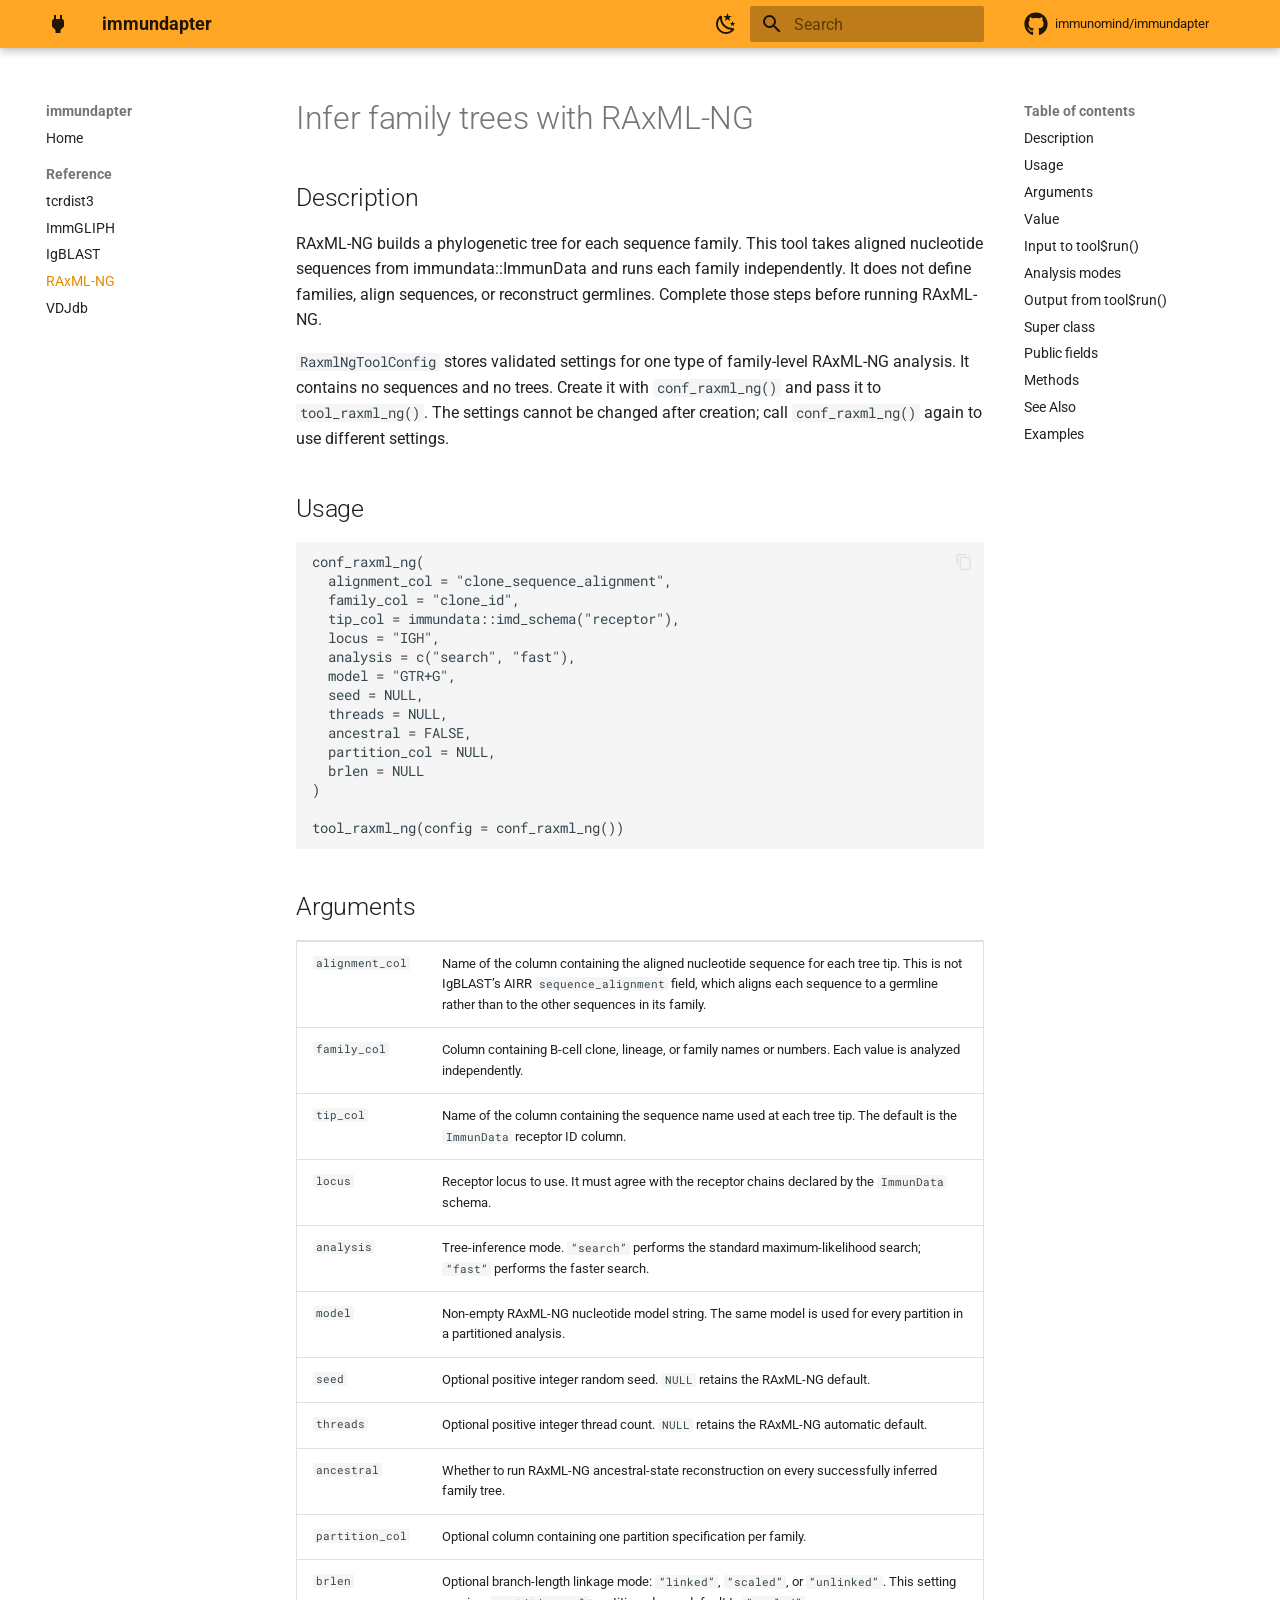
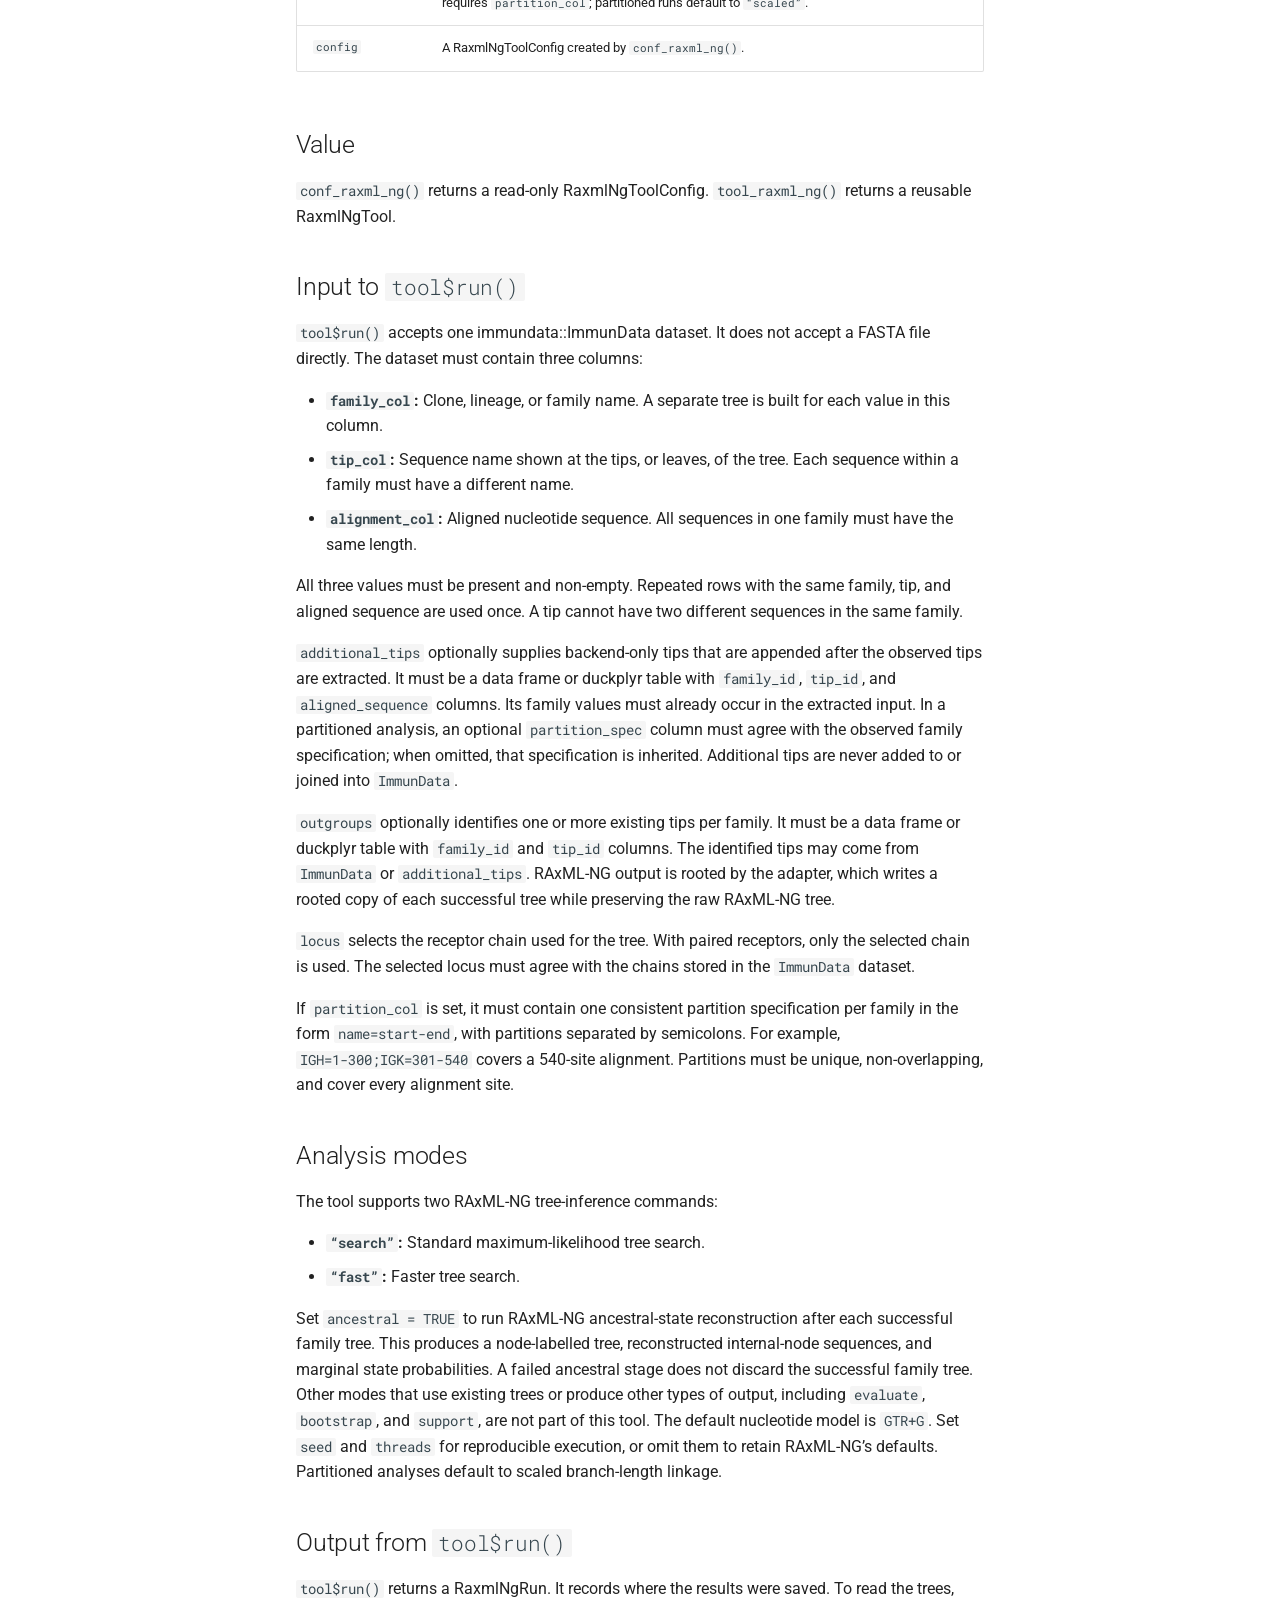
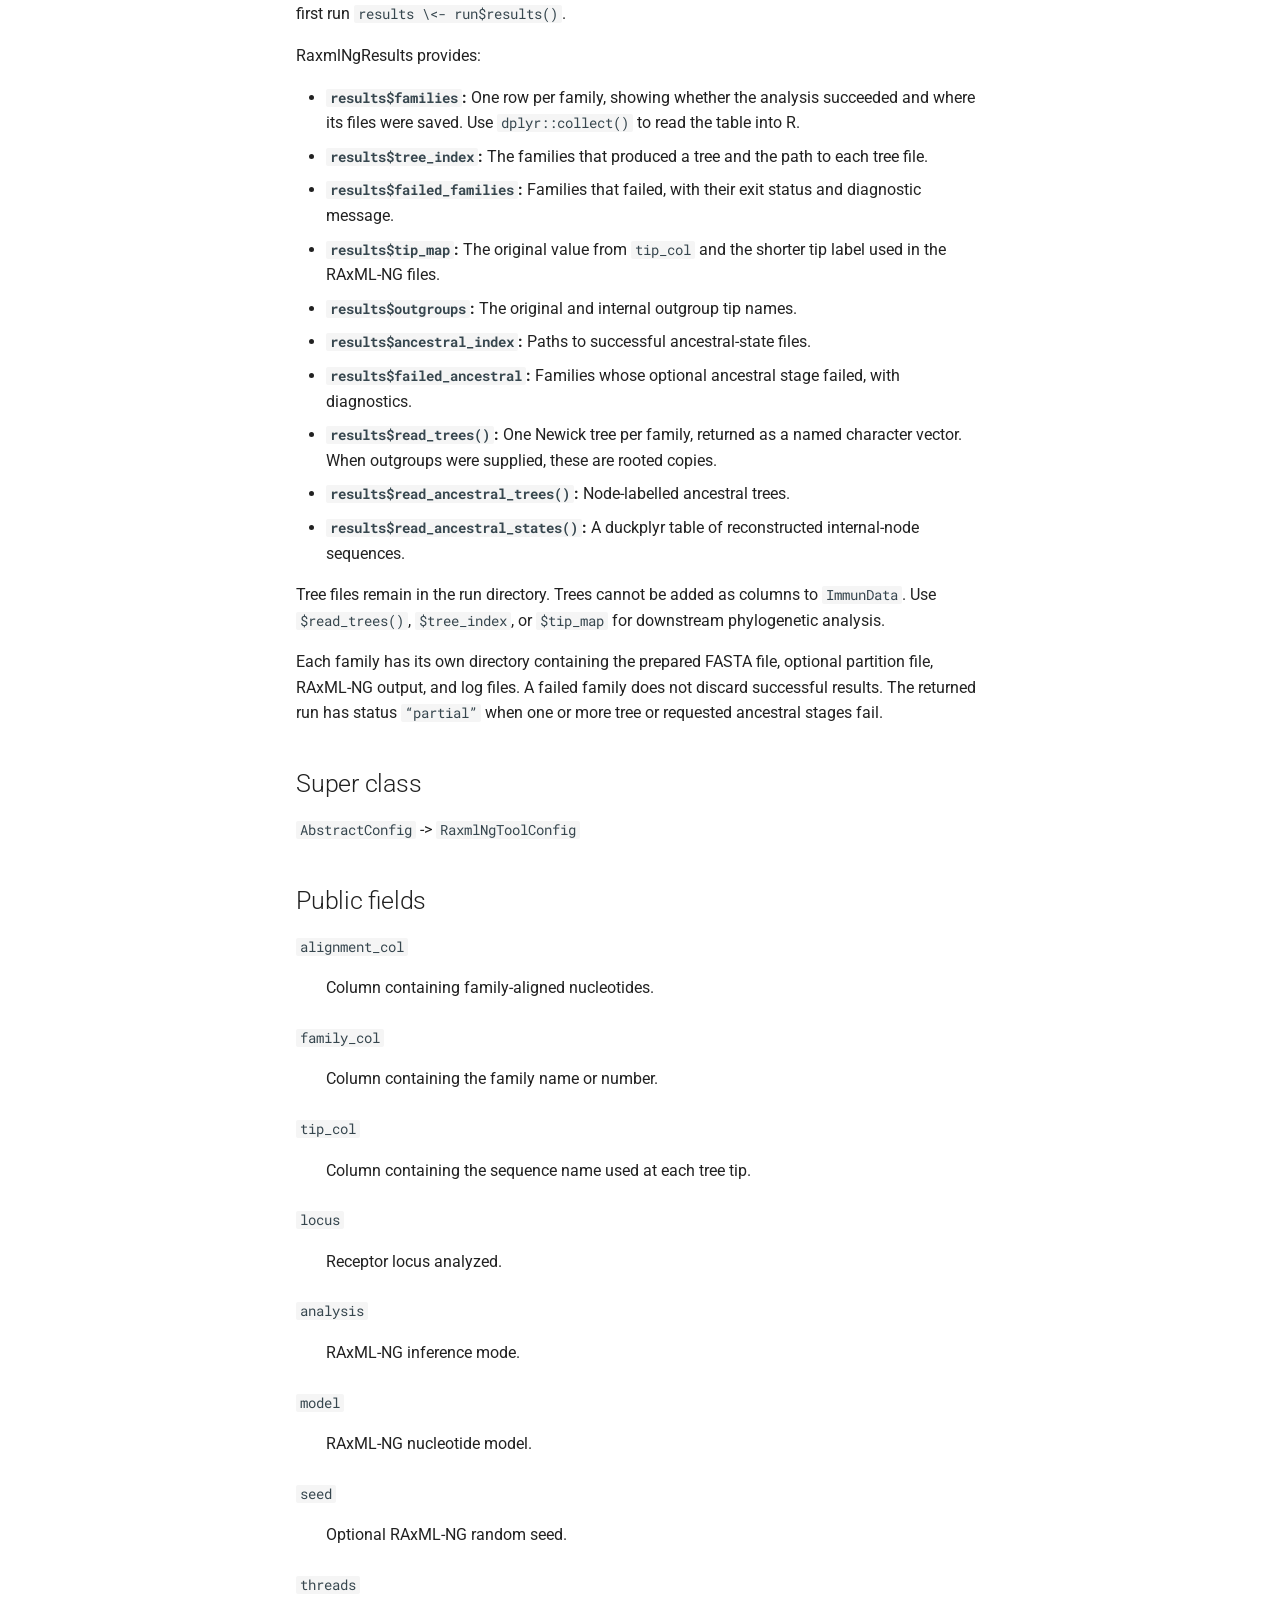
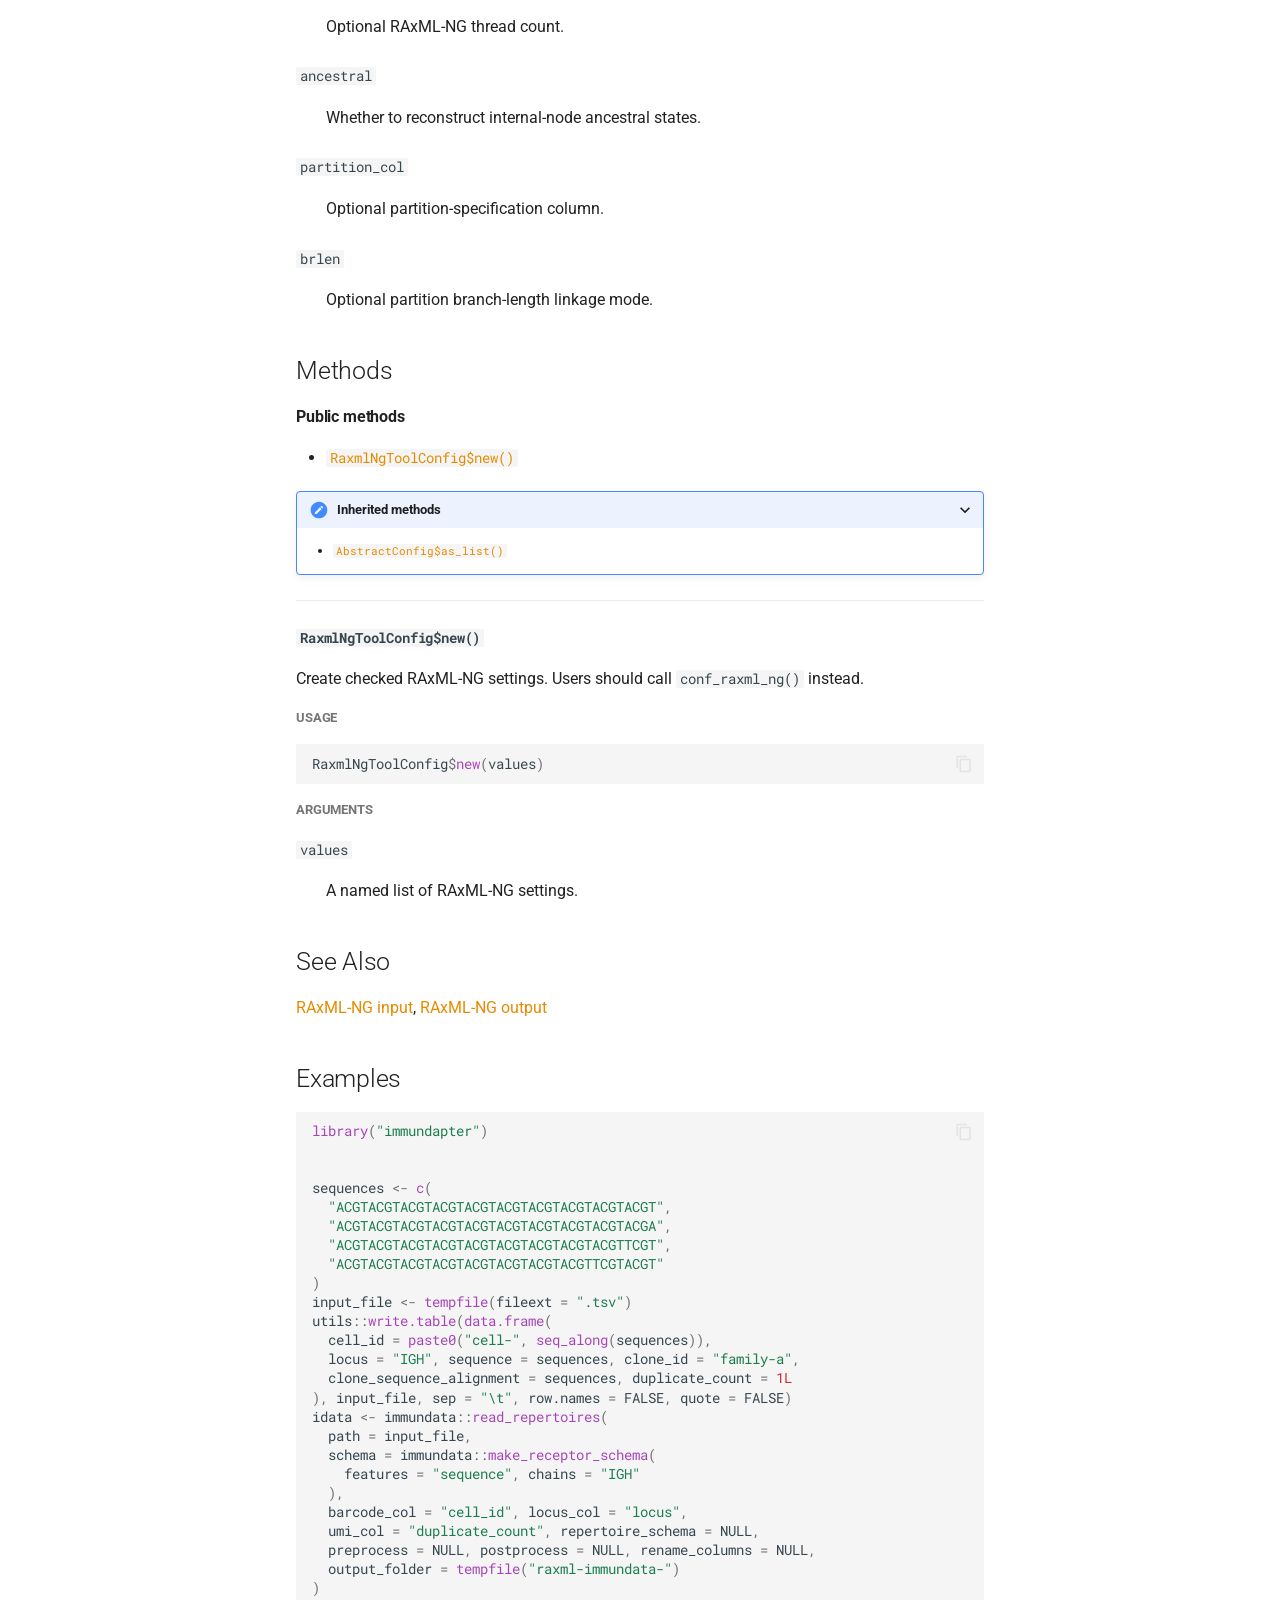
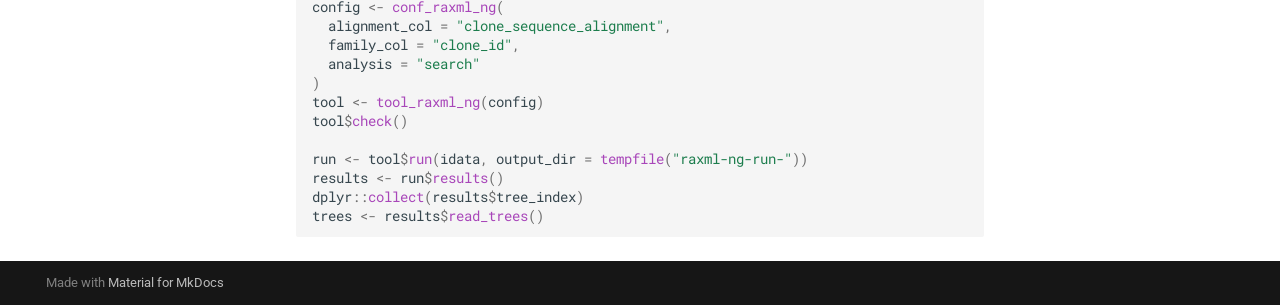
<file: man/raxml-ng.html>
<!doctype html>
<html lang="en" class="no-js">
  <head>
    
      <meta charset="utf-8">
      <meta name="viewport" content="width=device-width,initial-scale=1">
      
        <meta name="description" content="Lightweight R adapters for external immune repertoire tools">
      
      
      
        <link rel="canonical" href="https://immunomind.github.io/immundapter/man/raxml-ng.html">
      
      
        <link rel="prev" href="tool_igblast.html">
      
      
        <link rel="next" href="data_vdjdb.html">
      
      
        
      
      
      <link rel="icon" href="../assets/images/favicon.png">
      <meta name="generator" content="mkdocs-1.6.1, mkdocs-material-9.8.2">
    
    
      
        <title>RAxML-NG - immundapter</title>
      
    
    
      <link rel="stylesheet" href="../assets/stylesheets/main.57a0d79d.min.css">
      
        
        <link rel="stylesheet" href="../assets/stylesheets/palette.fb2fffe2.min.css">
      
      


    
    
      
    
    
      
        
        
        <link rel="preconnect" href="https://fonts.gstatic.com" crossorigin>
        <link rel="stylesheet" href="https://fonts.googleapis.com/css?family=Roboto:300,300i,400,400i,700,700i%7CRoboto+Mono:400,400i,700,700i&display=fallback">
        <style>:root{--md-text-font:"Roboto";--md-code-font:"Roboto Mono"}</style>
      
    
    
      <link rel="stylesheet" href="../assets/stylesheets/extra.css">
    
    <script>__md_scope=new URL("..",location),__md_hash=e=>[...e].reduce(((e,_)=>(e<<5)-e+_.charCodeAt(0)),0),__md_get=(e,_=localStorage,t=__md_scope)=>JSON.parse(_.getItem(t.pathname+"."+e)),__md_set=(e,_,t=localStorage,a=__md_scope)=>{try{t.setItem(a.pathname+"."+e,JSON.stringify(_))}catch(e){}}</script>
    
      

    
    
  </head>
  
  
    
    
      
    
    
    
    
    <body dir="ltr" data-md-color-scheme="default" data-md-color-primary="orange" data-md-color-accent="deep-orange">
  
    
    <input class="md-toggle" data-md-toggle="drawer" type="checkbox" id="__drawer" autocomplete="off">
    <input class="md-toggle" data-md-toggle="search" type="checkbox" id="__search" autocomplete="off">
    <label class="md-overlay" for="__drawer"></label>
    <div data-md-component="skip">
      
        
        <a href="#infer-family-trees-with-raxml-ng" class="md-skip">
          Skip to content
        </a>
      
    </div>
    <div data-md-component="announce">
      
    </div>
    
    
      

  

<header class="md-header md-header--shadow" data-md-component="header">
  <nav class="md-header__inner md-grid" aria-label="Header">
    <a href="../index.html" title="immundapter" class="md-header__button md-logo" aria-label="immundapter" data-md-component="logo">
      
  
  <svg xmlns="http://www.w3.org/2000/svg" viewBox="0 0 24 24"><path d="M16 7V3h-2v4h-4V3H8v4C7 7 6 8 6 9v5.5L9.5 18v3h5v-3l3.5-3.5V9c0-1-1-2-2-2"/></svg>

    </a>
    <label class="md-header__button md-icon" for="__drawer">
      
      <svg xmlns="http://www.w3.org/2000/svg" viewBox="0 0 24 24"><path d="M3 6h18v2H3zm0 5h18v2H3zm0 5h18v2H3z"/></svg>
    </label>
    <div class="md-header__title" data-md-component="header-title">
      <div class="md-header__ellipsis">
        <div class="md-header__topic">
          <span class="md-ellipsis">
            immundapter
          </span>
        </div>
        <div class="md-header__topic" data-md-component="header-topic">
          <span class="md-ellipsis">
            
              RAxML-NG
            
          </span>
        </div>
      </div>
    </div>
    
      
        <form class="md-header__option" data-md-component="palette">
  
    
    
    
    <input class="md-option" data-md-color-media="(prefers-color-scheme: light)" data-md-color-scheme="default" data-md-color-primary="orange" data-md-color-accent="deep-orange"  aria-label="Switch to dark mode"  type="radio" name="__palette" id="__palette_0">
    
      <label class="md-header__button md-icon" title="Switch to dark mode" for="__palette_1" hidden>
        <svg xmlns="http://www.w3.org/2000/svg" viewBox="0 0 24 24"><path d="m17.75 4.09-2.53 1.94.91 3.06-2.63-1.81-2.63 1.81.91-3.06-2.53-1.94L12.44 4l1.06-3 1.06 3zm3.5 6.91-1.64 1.25.59 1.98-1.7-1.17-1.7 1.17.59-1.98L15.75 11l2.06-.05L18.5 9l.69 1.95zm-2.28 4.95c.83-.08 1.72 1.1 1.19 1.85-.32.45-.66.87-1.08 1.27C15.17 23 8.84 23 4.94 19.07c-3.91-3.9-3.91-10.24 0-14.14.4-.4.82-.76 1.27-1.08.75-.53 1.93.36 1.85 1.19-.27 2.86.69 5.83 2.89 8.02a9.96 9.96 0 0 0 8.02 2.89m-1.64 2.02a12.08 12.08 0 0 1-7.8-3.47c-2.17-2.19-3.33-5-3.49-7.82-2.81 3.14-2.7 7.96.31 10.98 3.02 3.01 7.84 3.12 10.98.31"/></svg>
      </label>
    
  
    
    
    
    <input class="md-option" data-md-color-media="(prefers-color-scheme: dark)" data-md-color-scheme="slate" data-md-color-primary="orange" data-md-color-accent="deep-orange"  aria-label="Switch to light mode"  type="radio" name="__palette" id="__palette_1">
    
      <label class="md-header__button md-icon" title="Switch to light mode" for="__palette_0" hidden>
        <svg xmlns="http://www.w3.org/2000/svg" viewBox="0 0 24 24"><path d="M12 7a5 5 0 0 1 5 5 5 5 0 0 1-5 5 5 5 0 0 1-5-5 5 5 0 0 1 5-5m0 2a3 3 0 0 0-3 3 3 3 0 0 0 3 3 3 3 0 0 0 3-3 3 3 0 0 0-3-3m0-7 2.39 3.42C13.65 5.15 12.84 5 12 5s-1.65.15-2.39.42zM3.34 7l4.16-.35A7.2 7.2 0 0 0 5.94 8.5c-.44.74-.69 1.5-.83 2.29zm.02 10 1.76-3.77a7.131 7.131 0 0 0 2.38 4.14zM20.65 7l-1.77 3.79a7.02 7.02 0 0 0-2.38-4.15zm-.01 10-4.14.36c.59-.51 1.12-1.14 1.54-1.86.42-.73.69-1.5.83-2.29zM12 22l-2.41-3.44c.74.27 1.55.44 2.41.44.82 0 1.63-.17 2.37-.44z"/></svg>
      </label>
    
  
</form>
      
    
    
      <script>var palette=__md_get("__palette");if(palette&&palette.color){if("(prefers-color-scheme)"===palette.color.media){var media=matchMedia("(prefers-color-scheme: light)"),input=document.querySelector(media.matches?"[data-md-color-media='(prefers-color-scheme: light)']":"[data-md-color-media='(prefers-color-scheme: dark)']");palette.color.media=input.getAttribute("data-md-color-media"),palette.color.scheme=input.getAttribute("data-md-color-scheme"),palette.color.primary=input.getAttribute("data-md-color-primary"),palette.color.accent=input.getAttribute("data-md-color-accent")}for(var[key,value]of Object.entries(palette.color))document.body.setAttribute("data-md-color-"+key,value)}</script>
    
    
    
      
      
        <label class="md-header__button md-icon" for="__search">
          
          <svg xmlns="http://www.w3.org/2000/svg" viewBox="0 0 24 24"><path d="M9.5 3A6.5 6.5 0 0 1 16 9.5c0 1.61-.59 3.09-1.56 4.23l.27.27h.79l5 5-1.5 1.5-5-5v-.79l-.27-.27A6.52 6.52 0 0 1 9.5 16 6.5 6.5 0 0 1 3 9.5 6.5 6.5 0 0 1 9.5 3m0 2C7 5 5 7 5 9.5S7 14 9.5 14 14 12 14 9.5 12 5 9.5 5"/></svg>
        </label>
        <div class="md-search" data-md-component="search" role="dialog">
  <label class="md-search__overlay" for="__search"></label>
  <div class="md-search__inner" role="search">
    <form class="md-search__form" name="search">
      <input type="text" class="md-search__input" name="query" aria-label="Search" placeholder="Search" autocapitalize="off" autocorrect="off" autocomplete="off" spellcheck="false" data-md-component="search-query" required>
      <label class="md-search__icon md-icon" for="__search">
        
        <svg xmlns="http://www.w3.org/2000/svg" viewBox="0 0 24 24"><path d="M9.5 3A6.5 6.5 0 0 1 16 9.5c0 1.61-.59 3.09-1.56 4.23l.27.27h.79l5 5-1.5 1.5-5-5v-.79l-.27-.27A6.52 6.52 0 0 1 9.5 16 6.5 6.5 0 0 1 3 9.5 6.5 6.5 0 0 1 9.5 3m0 2C7 5 5 7 5 9.5S7 14 9.5 14 14 12 14 9.5 12 5 9.5 5"/></svg>
        
        <svg xmlns="http://www.w3.org/2000/svg" viewBox="0 0 24 24"><path d="M20 11v2H8l5.5 5.5-1.42 1.42L4.16 12l7.92-7.92L13.5 5.5 8 11z"/></svg>
      </label>
      <nav class="md-search__options" aria-label="Search">
        
        <button type="reset" class="md-search__icon md-icon" title="Clear" aria-label="Clear" tabindex="-1">
          
          <svg xmlns="http://www.w3.org/2000/svg" viewBox="0 0 24 24"><path d="M19 6.41 17.59 5 12 10.59 6.41 5 5 6.41 10.59 12 5 17.59 6.41 19 12 13.41 17.59 19 19 17.59 13.41 12z"/></svg>
        </button>
      </nav>
      
    </form>
    <div class="md-search__output">
      <div class="md-search__scrollwrap" tabindex="0" data-md-scrollfix>
        <div class="md-search-result" data-md-component="search-result">
          <div class="md-search-result__meta">
            Initializing search
          </div>
          <ol class="md-search-result__list" role="presentation"></ol>
        </div>
      </div>
    </div>
  </div>
</div>
      
    
    
      <div class="md-header__source">
        <a href="https://github.com/immunomind/immundapter" title="Go to repository" class="md-source" data-md-component="source">
  <div class="md-source__icon md-icon">
    
    <svg xmlns="http://www.w3.org/2000/svg" viewBox="0 0 512 512"><!--! Font Awesome Free 7.1.0 by @fontawesome - https://fontawesome.com License - https://fontawesome.com/license/free (Icons: CC BY 4.0, Fonts: SIL OFL 1.1, Code: MIT License) Copyright 2025 Fonticons, Inc.--><path d="M173.9 397.4c0 2-2.3 3.6-5.2 3.6-3.3.3-5.6-1.3-5.6-3.6 0-2 2.3-3.6 5.2-3.6 3-.3 5.6 1.3 5.6 3.6m-31.1-4.5c-.7 2 1.3 4.3 4.3 4.9 2.6 1 5.6 0 6.2-2s-1.3-4.3-4.3-5.2c-2.6-.7-5.5.3-6.2 2.3m44.2-1.7c-2.9.7-4.9 2.6-4.6 4.9.3 2 2.9 3.3 5.9 2.6 2.9-.7 4.9-2.6 4.6-4.6-.3-1.9-3-3.2-5.9-2.9M252.8 8C114.1 8 8 113.3 8 252c0 110.9 69.8 205.8 169.5 239.2 12.8 2.3 17.3-5.6 17.3-12.1 0-6.2-.3-40.4-.3-61.4 0 0-70 15-84.7-29.8 0 0-11.4-29.1-27.8-36.6 0 0-22.9-15.7 1.6-15.4 0 0 24.9 2 38.6 25.8 21.9 38.6 58.6 27.5 72.9 20.9 2.3-16 8.8-27.1 16-33.7-55.9-6.2-112.3-14.3-112.3-110.5 0-27.5 7.6-41.3 23.6-58.9-2.6-6.5-11.1-33.3 2.6-67.9 20.9-6.5 69 27 69 27 20-5.6 41.5-8.5 62.8-8.5s42.8 2.9 62.8 8.5c0 0 48.1-33.6 69-27 13.7 34.7 5.2 61.4 2.6 67.9 16 17.7 25.8 31.5 25.8 58.9 0 96.5-58.9 104.2-114.8 110.5 9.2 7.9 17 22.9 17 46.4 0 33.7-.3 75.4-.3 83.6 0 6.5 4.6 14.4 17.3 12.1C436.2 457.8 504 362.9 504 252 504 113.3 391.5 8 252.8 8M105.2 352.9c-1.3 1-1 3.3.7 5.2 1.6 1.6 3.9 2.3 5.2 1 1.3-1 1-3.3-.7-5.2-1.6-1.6-3.9-2.3-5.2-1m-10.8-8.1c-.7 1.3.3 2.9 2.3 3.9 1.6 1 3.6.7 4.3-.7.7-1.3-.3-2.9-2.3-3.9-2-.6-3.6-.3-4.3.7m32.4 35.6c-1.6 1.3-1 4.3 1.3 6.2 2.3 2.3 5.2 2.6 6.5 1 1.3-1.3.7-4.3-1.3-6.2-2.2-2.3-5.2-2.6-6.5-1m-11.4-14.7c-1.6 1-1.6 3.6 0 5.9s4.3 3.3 5.6 2.3c1.6-1.3 1.6-3.9 0-6.2-1.4-2.3-4-3.3-5.6-2"/></svg>
  </div>
  <div class="md-source__repository">
    immunomind/immundapter
  </div>
</a>
      </div>
    
  </nav>
  
</header>
    
    <div class="md-container" data-md-component="container">
      
      
        
          
        
      
      <main class="md-main" data-md-component="main">
        <div class="md-main__inner md-grid">
          
            
              
              <div class="md-sidebar md-sidebar--primary" data-md-component="sidebar" data-md-type="navigation" >
                <div class="md-sidebar__scrollwrap">
                  <div class="md-sidebar__inner">
                    



<nav class="md-nav md-nav--primary" aria-label="Navigation" data-md-level="0">
  <label class="md-nav__title" for="__drawer">
    <a href="../index.html" title="immundapter" class="md-nav__button md-logo" aria-label="immundapter" data-md-component="logo">
      
  
  <svg xmlns="http://www.w3.org/2000/svg" viewBox="0 0 24 24"><path d="M16 7V3h-2v4h-4V3H8v4C7 7 6 8 6 9v5.5L9.5 18v3h5v-3l3.5-3.5V9c0-1-1-2-2-2"/></svg>

    </a>
    immundapter
  </label>
  
    <div class="md-nav__source">
      <a href="https://github.com/immunomind/immundapter" title="Go to repository" class="md-source" data-md-component="source">
  <div class="md-source__icon md-icon">
    
    <svg xmlns="http://www.w3.org/2000/svg" viewBox="0 0 512 512"><!--! Font Awesome Free 7.1.0 by @fontawesome - https://fontawesome.com License - https://fontawesome.com/license/free (Icons: CC BY 4.0, Fonts: SIL OFL 1.1, Code: MIT License) Copyright 2025 Fonticons, Inc.--><path d="M173.9 397.4c0 2-2.3 3.6-5.2 3.6-3.3.3-5.6-1.3-5.6-3.6 0-2 2.3-3.6 5.2-3.6 3-.3 5.6 1.3 5.6 3.6m-31.1-4.5c-.7 2 1.3 4.3 4.3 4.9 2.6 1 5.6 0 6.2-2s-1.3-4.3-4.3-5.2c-2.6-.7-5.5.3-6.2 2.3m44.2-1.7c-2.9.7-4.9 2.6-4.6 4.9.3 2 2.9 3.3 5.9 2.6 2.9-.7 4.9-2.6 4.6-4.6-.3-1.9-3-3.2-5.9-2.9M252.8 8C114.1 8 8 113.3 8 252c0 110.9 69.8 205.8 169.5 239.2 12.8 2.3 17.3-5.6 17.3-12.1 0-6.2-.3-40.4-.3-61.4 0 0-70 15-84.7-29.8 0 0-11.4-29.1-27.8-36.6 0 0-22.9-15.7 1.6-15.4 0 0 24.9 2 38.6 25.8 21.9 38.6 58.6 27.5 72.9 20.9 2.3-16 8.8-27.1 16-33.7-55.9-6.2-112.3-14.3-112.3-110.5 0-27.5 7.6-41.3 23.6-58.9-2.6-6.5-11.1-33.3 2.6-67.9 20.9-6.5 69 27 69 27 20-5.6 41.5-8.5 62.8-8.5s42.8 2.9 62.8 8.5c0 0 48.1-33.6 69-27 13.7 34.7 5.2 61.4 2.6 67.9 16 17.7 25.8 31.5 25.8 58.9 0 96.5-58.9 104.2-114.8 110.5 9.2 7.9 17 22.9 17 46.4 0 33.7-.3 75.4-.3 83.6 0 6.5 4.6 14.4 17.3 12.1C436.2 457.8 504 362.9 504 252 504 113.3 391.5 8 252.8 8M105.2 352.9c-1.3 1-1 3.3.7 5.2 1.6 1.6 3.9 2.3 5.2 1 1.3-1 1-3.3-.7-5.2-1.6-1.6-3.9-2.3-5.2-1m-10.8-8.1c-.7 1.3.3 2.9 2.3 3.9 1.6 1 3.6.7 4.3-.7.7-1.3-.3-2.9-2.3-3.9-2-.6-3.6-.3-4.3.7m32.4 35.6c-1.6 1.3-1 4.3 1.3 6.2 2.3 2.3 5.2 2.6 6.5 1 1.3-1.3.7-4.3-1.3-6.2-2.2-2.3-5.2-2.6-6.5-1m-11.4-14.7c-1.6 1-1.6 3.6 0 5.9s4.3 3.3 5.6 2.3c1.6-1.3 1.6-3.9 0-6.2-1.4-2.3-4-3.3-5.6-2"/></svg>
  </div>
  <div class="md-source__repository">
    immunomind/immundapter
  </div>
</a>
    </div>
  
  <ul class="md-nav__list" data-md-scrollfix>
    
      
      
  
  
  
  
    <li class="md-nav__item">
      <a href="../index.html" class="md-nav__link">
        
  
  
  <span class="md-ellipsis">
    
  
    Home
  

    
  </span>
  
  

      </a>
    </li>
  

    
      
      
  
  
    
  
  
  
    
    
    
    
      
        
        
      
    
    
    <li class="md-nav__item md-nav__item--active md-nav__item--section md-nav__item--nested">
      
        
        
        <input class="md-nav__toggle md-toggle " type="checkbox" id="__nav_2" checked>
        
          
          <label class="md-nav__link" for="__nav_2" id="__nav_2_label" tabindex="">
            
  
  
  <span class="md-ellipsis">
    
  
    Reference
  

    
  </span>
  
  

            <span class="md-nav__icon md-icon"></span>
          </label>
        
        <nav class="md-nav" data-md-level="1" aria-labelledby="__nav_2_label" aria-expanded="true">
          <label class="md-nav__title" for="__nav_2">
            <span class="md-nav__icon md-icon"></span>
            
  
    Reference
  

          </label>
          <ul class="md-nav__list" data-md-scrollfix>
            
              
                
  
  
  
  
    <li class="md-nav__item">
      <a href="tool_tcrdist3.html" class="md-nav__link">
        
  
  
  <span class="md-ellipsis">
    
  
    tcrdist3
  

    
  </span>
  
  

      </a>
    </li>
  

              
            
              
                
  
  
  
  
    <li class="md-nav__item">
      <a href="immgliph.html" class="md-nav__link">
        
  
  
  <span class="md-ellipsis">
    
  
    ImmGLIPH
  

    
  </span>
  
  

      </a>
    </li>
  

              
            
              
                
  
  
  
  
    <li class="md-nav__item">
      <a href="tool_igblast.html" class="md-nav__link">
        
  
  
  <span class="md-ellipsis">
    
  
    IgBLAST
  

    
  </span>
  
  

      </a>
    </li>
  

              
            
              
                
  
  
    
  
  
  
    <li class="md-nav__item md-nav__item--active">
      
      <input class="md-nav__toggle md-toggle" type="checkbox" id="__toc">
      
      
        
      
      
        <label class="md-nav__link md-nav__link--active" for="__toc">
          
  
  
  <span class="md-ellipsis">
    
  
    RAxML-NG
  

    
  </span>
  
  

          <span class="md-nav__icon md-icon"></span>
        </label>
      
      <a href="raxml-ng.html" class="md-nav__link md-nav__link--active">
        
  
  
  <span class="md-ellipsis">
    
  
    RAxML-NG
  

    
  </span>
  
  

      </a>
      
        

<nav class="md-nav md-nav--secondary" aria-label="Table of contents">
  
  
  
    
  
  
    <label class="md-nav__title" for="__toc">
      <span class="md-nav__icon md-icon"></span>
      Table of contents
    </label>
    <ul class="md-nav__list" data-md-component="toc" data-md-scrollfix>
      
        <li class="md-nav__item">
  <a href="#description" class="md-nav__link">
    <span class="md-ellipsis">
      
        Description
      
    </span>
  </a>
  
</li>
      
        <li class="md-nav__item">
  <a href="#usage" class="md-nav__link">
    <span class="md-ellipsis">
      
        Usage
      
    </span>
  </a>
  
</li>
      
        <li class="md-nav__item">
  <a href="#arguments" class="md-nav__link">
    <span class="md-ellipsis">
      
        Arguments
      
    </span>
  </a>
  
</li>
      
        <li class="md-nav__item">
  <a href="#value" class="md-nav__link">
    <span class="md-ellipsis">
      
        Value
      
    </span>
  </a>
  
</li>
      
        <li class="md-nav__item">
  <a href="#input-to-toolrun" class="md-nav__link">
    <span class="md-ellipsis">
      
        Input to tool$run()
      
    </span>
  </a>
  
</li>
      
        <li class="md-nav__item">
  <a href="#analysis-modes" class="md-nav__link">
    <span class="md-ellipsis">
      
        Analysis modes
      
    </span>
  </a>
  
</li>
      
        <li class="md-nav__item">
  <a href="#output-from-toolrun" class="md-nav__link">
    <span class="md-ellipsis">
      
        Output from tool$run()
      
    </span>
  </a>
  
</li>
      
        <li class="md-nav__item">
  <a href="#super-class" class="md-nav__link">
    <span class="md-ellipsis">
      
        Super class
      
    </span>
  </a>
  
</li>
      
        <li class="md-nav__item">
  <a href="#public-fields" class="md-nav__link">
    <span class="md-ellipsis">
      
        Public fields
      
    </span>
  </a>
  
</li>
      
        <li class="md-nav__item">
  <a href="#methods" class="md-nav__link">
    <span class="md-ellipsis">
      
        Methods
      
    </span>
  </a>
  
</li>
      
        <li class="md-nav__item">
  <a href="#see-also" class="md-nav__link">
    <span class="md-ellipsis">
      
        See Also
      
    </span>
  </a>
  
</li>
      
        <li class="md-nav__item">
  <a href="#examples" class="md-nav__link">
    <span class="md-ellipsis">
      
        Examples
      
    </span>
  </a>
  
</li>
      
    </ul>
  
</nav>
      
    </li>
  

              
            
              
                
  
  
  
  
    <li class="md-nav__item">
      <a href="data_vdjdb.html" class="md-nav__link">
        
  
  
  <span class="md-ellipsis">
    
  
    VDJdb
  

    
  </span>
  
  

      </a>
    </li>
  

              
            
          </ul>
        </nav>
      
    </li>
  

    
  </ul>
</nav>
                  </div>
                </div>
              </div>
            
            
              
              <div class="md-sidebar md-sidebar--secondary" data-md-component="sidebar" data-md-type="toc" >
                <div class="md-sidebar__scrollwrap">
                  <div class="md-sidebar__inner">
                    

<nav class="md-nav md-nav--secondary" aria-label="Table of contents">
  
  
  
    
  
  
    <label class="md-nav__title" for="__toc">
      <span class="md-nav__icon md-icon"></span>
      Table of contents
    </label>
    <ul class="md-nav__list" data-md-component="toc" data-md-scrollfix>
      
        <li class="md-nav__item">
  <a href="#description" class="md-nav__link">
    <span class="md-ellipsis">
      
        Description
      
    </span>
  </a>
  
</li>
      
        <li class="md-nav__item">
  <a href="#usage" class="md-nav__link">
    <span class="md-ellipsis">
      
        Usage
      
    </span>
  </a>
  
</li>
      
        <li class="md-nav__item">
  <a href="#arguments" class="md-nav__link">
    <span class="md-ellipsis">
      
        Arguments
      
    </span>
  </a>
  
</li>
      
        <li class="md-nav__item">
  <a href="#value" class="md-nav__link">
    <span class="md-ellipsis">
      
        Value
      
    </span>
  </a>
  
</li>
      
        <li class="md-nav__item">
  <a href="#input-to-toolrun" class="md-nav__link">
    <span class="md-ellipsis">
      
        Input to tool$run()
      
    </span>
  </a>
  
</li>
      
        <li class="md-nav__item">
  <a href="#analysis-modes" class="md-nav__link">
    <span class="md-ellipsis">
      
        Analysis modes
      
    </span>
  </a>
  
</li>
      
        <li class="md-nav__item">
  <a href="#output-from-toolrun" class="md-nav__link">
    <span class="md-ellipsis">
      
        Output from tool$run()
      
    </span>
  </a>
  
</li>
      
        <li class="md-nav__item">
  <a href="#super-class" class="md-nav__link">
    <span class="md-ellipsis">
      
        Super class
      
    </span>
  </a>
  
</li>
      
        <li class="md-nav__item">
  <a href="#public-fields" class="md-nav__link">
    <span class="md-ellipsis">
      
        Public fields
      
    </span>
  </a>
  
</li>
      
        <li class="md-nav__item">
  <a href="#methods" class="md-nav__link">
    <span class="md-ellipsis">
      
        Methods
      
    </span>
  </a>
  
</li>
      
        <li class="md-nav__item">
  <a href="#see-also" class="md-nav__link">
    <span class="md-ellipsis">
      
        See Also
      
    </span>
  </a>
  
</li>
      
        <li class="md-nav__item">
  <a href="#examples" class="md-nav__link">
    <span class="md-ellipsis">
      
        Examples
      
    </span>
  </a>
  
</li>
      
    </ul>
  
</nav>
                  </div>
                </div>
              </div>
            
          
          
            <div class="md-content" data-md-component="content">
              
              <article class="md-content__inner md-typeset">
                
                  


  
  


<h1 id="infer-family-trees-with-raxml-ng">Infer family trees with RAxML-NG</h1>
<h2 id="description">Description</h2>
<p>RAxML-NG builds a phylogenetic tree for each sequence family. This tool
takes aligned nucleotide sequences from immundata::ImmunData and runs
each family independently. It does not define families, align sequences,
or reconstruct germlines. Complete those steps before running RAxML-NG.</p>
<p><code>RaxmlNgToolConfig</code> stores validated settings for one type of
family-level RAxML-NG analysis. It contains no sequences and no trees.
Create it with <code>conf_raxml_ng()</code> and pass it to
<code>tool_raxml_ng()</code>. The settings cannot be changed after
creation; call <code>conf_raxml_ng()</code> again to use different
settings.</p>
<h2 id="usage">Usage</h2>
<pre><code class='language-R'>conf_raxml_ng(
  alignment_col = "clone_sequence_alignment",
  family_col = "clone_id",
  tip_col = immundata::imd_schema("receptor"),
  locus = "IGH",
  analysis = c("search", "fast"),
  model = "GTR+G",
  seed = NULL,
  threads = NULL,
  ancestral = FALSE,
  partition_col = NULL,
  brlen = NULL
)

tool_raxml_ng(config = conf_raxml_ng())
</code></pre>

<h2 id="arguments">Arguments</h2>
<table role="presentation">
<tr>
<td style="white-space: nowrap; font-family: monospace; vertical-align: top">
<code id="alignment_col">alignment_col</code>
</td>
<td>
Name of the column containing the aligned nucleotide sequence for each
tree tip. This is not IgBLAST’s AIRR <code>sequence_alignment</code>
field, which aligns each sequence to a germline rather than to the other
sequences in its family.
</td>
</tr>
<tr>
<td style="white-space: nowrap; font-family: monospace; vertical-align: top">
<code id="family_col">family_col</code>
</td>
<td>
Column containing B-cell clone, lineage, or family names or numbers.
Each value is analyzed independently.
</td>
</tr>
<tr>
<td style="white-space: nowrap; font-family: monospace; vertical-align: top">
<code id="tip_col">tip_col</code>
</td>
<td>
Name of the column containing the sequence name used at each tree tip.
The default is the <code>ImmunData</code> receptor ID column.
</td>
</tr>
<tr>
<td style="white-space: nowrap; font-family: monospace; vertical-align: top">
<code id="locus">locus</code>
</td>
<td>
Receptor locus to use. It must agree with the receptor chains declared
by the <code>ImmunData</code> schema.
</td>
</tr>
<tr>
<td style="white-space: nowrap; font-family: monospace; vertical-align: top">
<code id="analysis">analysis</code>
</td>
<td>
Tree-inference mode. <code>“search”</code> performs the standard
maximum-likelihood search; <code>“fast”</code> performs the faster
search.
</td>
</tr>
<tr>
<td style="white-space: nowrap; font-family: monospace; vertical-align: top">
<code id="model">model</code>
</td>
<td>
Non-empty RAxML-NG nucleotide model string. The same model is used for
every partition in a partitioned analysis.
</td>
</tr>
<tr>
<td style="white-space: nowrap; font-family: monospace; vertical-align: top">
<code id="seed">seed</code>
</td>
<td>
Optional positive integer random seed. <code>NULL</code> retains the
RAxML-NG default.
</td>
</tr>
<tr>
<td style="white-space: nowrap; font-family: monospace; vertical-align: top">
<code id="threads">threads</code>
</td>
<td>
Optional positive integer thread count. <code>NULL</code> retains the
RAxML-NG automatic default.
</td>
</tr>
<tr>
<td style="white-space: nowrap; font-family: monospace; vertical-align: top">
<code id="ancestral">ancestral</code>
</td>
<td>
Whether to run RAxML-NG ancestral-state reconstruction on every
successfully inferred family tree.
</td>
</tr>
<tr>
<td style="white-space: nowrap; font-family: monospace; vertical-align: top">
<code id="partition_col">partition_col</code>
</td>
<td>
Optional column containing one partition specification per family.
</td>
</tr>
<tr>
<td style="white-space: nowrap; font-family: monospace; vertical-align: top">
<code id="brlen">brlen</code>
</td>
<td>
Optional branch-length linkage mode: <code>“linked”</code>,
<code>“scaled”</code>, or <code>“unlinked”</code>. This setting requires
<code>partition_col</code>; partitioned runs default to
<code>“scaled”</code>.
</td>
</tr>
<tr>
<td style="white-space: nowrap; font-family: monospace; vertical-align: top">
<code id="config">config</code>
</td>
<td>
A RaxmlNgToolConfig created by <code>conf_raxml_ng()</code>.
</td>
</tr>
</table>

<h2 id="value">Value</h2>
<p><code>conf_raxml_ng()</code> returns a read-only RaxmlNgToolConfig.
<code>tool_raxml_ng()</code> returns a reusable RaxmlNgTool.</p>
<h2 id="input-to-toolrun">Input to <code>tool$run()</code></h2>
<p><code>tool$run()</code> accepts one immundata::ImmunData dataset. It
does not accept a FASTA file directly. The dataset must contain three
columns:</p>
<ul>
<li>

<strong><code>family_col</code>:</strong> Clone, lineage, or family
name. A separate tree is built for each value in this column.

</li>
<li>

<strong><code>tip_col</code>:</strong> Sequence name shown at the tips,
or leaves, of the tree. Each sequence within a family must have a
different name.

</li>
<li>

<strong><code>alignment_col</code>:</strong> Aligned nucleotide
sequence. All sequences in one family must have the same length.

</li>
</ul>

<p>All three values must be present and non-empty. Repeated rows with the
same family, tip, and aligned sequence are used once. A tip cannot have
two different sequences in the same family.</p>
<p><code>additional_tips</code> optionally supplies backend-only tips that
are appended after the observed tips are extracted. It must be a data
frame or duckplyr table with <code>family_id</code>,
<code>tip_id</code>, and <code>aligned_sequence</code> columns. Its
family values must already occur in the extracted input. In a
partitioned analysis, an optional <code>partition_spec</code> column
must agree with the observed family specification; when omitted, that
specification is inherited. Additional tips are never added to or joined
into <code>ImmunData</code>.</p>
<p><code>outgroups</code> optionally identifies one or more existing tips
per family. It must be a data frame or duckplyr table with
<code>family_id</code> and <code>tip_id</code> columns. The identified
tips may come from <code>ImmunData</code> or
<code>additional_tips</code>. RAxML-NG output is rooted by the adapter,
which writes a rooted copy of each successful tree while preserving the
raw RAxML-NG tree.</p>
<p><code>locus</code> selects the receptor chain used for the tree. With
paired receptors, only the selected chain is used. The selected locus
must agree with the chains stored in the <code>ImmunData</code> dataset.</p>
<p>If <code>partition_col</code> is set, it must contain one consistent
partition specification per family in the form
<code>name=start-end</code>, with partitions separated by semicolons.
For example,
<code style="white-space: pre;">IGH=1-300;IGK=301-540</code> covers a
540-site alignment. Partitions must be unique, non-overlapping, and
cover every alignment site.</p>
<h2 id="analysis-modes">Analysis modes</h2>
<p>The tool supports two RAxML-NG tree-inference commands:</p>
<ul>
<li>

<strong><code>“search”</code>:</strong> Standard maximum-likelihood tree
search.

</li>
<li>

<strong><code>“fast”</code>:</strong> Faster tree search.

</li>
</ul>

<p>Set <code>ancestral = TRUE</code> to run RAxML-NG ancestral-state
reconstruction after each successful family tree. This produces a
node-labelled tree, reconstructed internal-node sequences, and marginal
state probabilities. A failed ancestral stage does not discard the
successful family tree. Other modes that use existing trees or produce
other types of output, including <code>evaluate</code>,
<code>bootstrap</code>, and <code>support</code>, are not part of this
tool. The default nucleotide model is <code>GTR+G</code>. Set
<code>seed</code> and <code>threads</code> for reproducible execution,
or omit them to retain RAxML-NG’s defaults. Partitioned analyses default
to scaled branch-length linkage.</p>
<h2 id="output-from-toolrun">Output from <code>tool$run()</code></h2>
<p><code>tool$run()</code> returns a RaxmlNgRun. It records where the
results were saved. To read the trees, first run <code>results \&lt;-
run$results()</code>.</p>
<p>RaxmlNgResults provides:</p>
<ul>
<li>

<strong><code>results$families</code>:</strong> One row per family,
showing whether the analysis succeeded and where its files were saved.
Use <code>dplyr::collect()</code> to read the table into R.

</li>
<li>

<strong><code>results$tree_index</code>:</strong> The families that
produced a tree and the path to each tree file.

</li>
<li>

<strong><code>results$failed_families</code>:</strong> Families that
failed, with their exit status and diagnostic message.

</li>
<li>

<strong><code>results$tip_map</code>:</strong> The original value from
<code>tip_col</code> and the shorter tip label used in the RAxML-NG
files.

</li>
<li>

<strong><code>results$outgroups</code>:</strong> The original and
internal outgroup tip names.

</li>
<li>

<strong><code>results$ancestral_index</code>:</strong> Paths to
successful ancestral-state files.

</li>
<li>

<strong><code>results$failed_ancestral</code>:</strong> Families whose
optional ancestral stage failed, with diagnostics.

</li>
<li>

<strong><code>results$read_trees()</code>:</strong> One Newick tree per
family, returned as a named character vector. When outgroups were
supplied, these are rooted copies.

</li>
<li>

<strong><code>results$read_ancestral_trees()</code>:</strong>
Node-labelled ancestral trees.

</li>
<li>

<strong><code>results$read_ancestral_states()</code>:</strong> A
duckplyr table of reconstructed internal-node sequences.

</li>
</ul>

<p>Tree files remain in the run directory. Trees cannot be added as columns
to <code>ImmunData</code>. Use
<code style="white-space: pre;">$read_trees()</code>,
<code style="white-space: pre;">$tree_index</code>, or
<code style="white-space: pre;">$tip_map</code> for downstream
phylogenetic analysis.</p>
<p>Each family has its own directory containing the prepared FASTA file,
optional partition file, RAxML-NG output, and log files. A failed family
does not discard successful results. The returned run has status
<code>“partial”</code> when one or more tree or requested ancestral
stages fail.</p>
<h2 id="super-class">Super class</h2>
<p><code>AbstractConfig</code> -&gt; <code>RaxmlNgToolConfig</code></p>
<h2 id="public-fields">Public fields</h2>
<dl>
<dt>
<code>alignment_col</code>
</dt>
<dd>
Column containing family-aligned nucleotides.
</dd>
<dt>
<code>family_col</code>
</dt>
<dd>
Column containing the family name or number.
</dd>
<dt>
<code>tip_col</code>
</dt>
<dd>
Column containing the sequence name used at each tree tip.
</dd>
<dt>
<code>locus</code>
</dt>
<dd>
Receptor locus analyzed.
</dd>
<dt>
<code>analysis</code>
</dt>
<dd>
RAxML-NG inference mode.
</dd>
<dt>
<code>model</code>
</dt>
<dd>
RAxML-NG nucleotide model.
</dd>
<dt>
<code>seed</code>
</dt>
<dd>
Optional RAxML-NG random seed.
</dd>
<dt>
<code>threads</code>
</dt>
<dd>
Optional RAxML-NG thread count.
</dd>
<dt>
<code>ancestral</code>
</dt>
<dd>
Whether to reconstruct internal-node ancestral states.
</dd>
<dt>
<code>partition_col</code>
</dt>
<dd>
Optional partition-specification column.
</dd>
<dt>
<code>brlen</code>
</dt>
<dd>
Optional partition branch-length linkage mode.
</dd>
</dl>

<h2 id="methods">Methods</h2>
<h4>
Public methods
</h4>
<ul>
<li>

<a href="#method-RaxmlNgToolConfig-initialize"><code>RaxmlNgToolConfig$new()</code></a>

</li>
</ul>
<details open>
<summary>
Inherited methods
</summary>
<ul>
<li>
<span class="pkg-link" data-pkg="immundapter"
data-topic="AbstractConfig"
data-id="as_list"><a href='../../immundapter/html/AbstractConfig.html#method-AbstractConfig-as_list'><code>AbstractConfig$as_list()</code></a></span>
</li>
</ul>
</details>
<hr>

<p><a id="method-RaxmlNgToolConfig-initialize"></a></p>
<h4>
<code>RaxmlNgToolConfig$new()</code>
</h4>

<p>Create checked RAxML-NG settings. Users should call
<code>conf_raxml_ng()</code> instead.</p>
<h5>
Usage
</h5>

<div class="highlight"><pre><span></span><code><a id="__codelineno-0-1" name="__codelineno-0-1" href="#__codelineno-0-1"></a><span class="n">RaxmlNgToolConfig</span><span class="o">$</span><span class="nf">new</span><span class="p">(</span><span class="n">values</span><span class="p">)</span>
</code></pre></div>
<h5>
Arguments
</h5>

<dl>
<dt>
<code>values</code>
</dt>
<dd>
A named list of RAxML-NG settings.
</dd>
</dl>

<h2 id="see-also">See Also</h2>
<p><a href="https://github.com/amkozlov/raxml-ng/wiki/Input-data">RAxML-NG
input</a>,
<a href="https://github.com/amkozlov/raxml-ng/wiki/Output:-files-and-settings">RAxML-NG
output</a></p>
<h2 id="examples">Examples</h2>
<div class="highlight"><pre><span></span><code><a id="__codelineno-1-1" name="__codelineno-1-1" href="#__codelineno-1-1"></a><span class="nf">library</span><span class="p">(</span><span class="s">"immundapter"</span><span class="p">)</span>
<a id="__codelineno-1-2" name="__codelineno-1-2" href="#__codelineno-1-2"></a>
<a id="__codelineno-1-3" name="__codelineno-1-3" href="#__codelineno-1-3"></a>
<a id="__codelineno-1-4" name="__codelineno-1-4" href="#__codelineno-1-4"></a><span class="n">sequences</span><span class="w"> </span><span class="o">&lt;-</span><span class="w"> </span><span class="nf">c</span><span class="p">(</span>
<a id="__codelineno-1-5" name="__codelineno-1-5" href="#__codelineno-1-5"></a><span class="w">  </span><span class="s">"ACGTACGTACGTACGTACGTACGTACGTACGTACGTACGT"</span><span class="p">,</span>
<a id="__codelineno-1-6" name="__codelineno-1-6" href="#__codelineno-1-6"></a><span class="w">  </span><span class="s">"ACGTACGTACGTACGTACGTACGTACGTACGTACGTACGA"</span><span class="p">,</span>
<a id="__codelineno-1-7" name="__codelineno-1-7" href="#__codelineno-1-7"></a><span class="w">  </span><span class="s">"ACGTACGTACGTACGTACGTACGTACGTACGTACGTTCGT"</span><span class="p">,</span>
<a id="__codelineno-1-8" name="__codelineno-1-8" href="#__codelineno-1-8"></a><span class="w">  </span><span class="s">"ACGTACGTACGTACGTACGTACGTACGTACGTTCGTACGT"</span>
<a id="__codelineno-1-9" name="__codelineno-1-9" href="#__codelineno-1-9"></a><span class="p">)</span>
<a id="__codelineno-1-10" name="__codelineno-1-10" href="#__codelineno-1-10"></a><span class="n">input_file</span><span class="w"> </span><span class="o">&lt;-</span><span class="w"> </span><span class="nf">tempfile</span><span class="p">(</span><span class="n">fileext</span><span class="w"> </span><span class="o">=</span><span class="w"> </span><span class="s">".tsv"</span><span class="p">)</span>
<a id="__codelineno-1-11" name="__codelineno-1-11" href="#__codelineno-1-11"></a><span class="n">utils</span><span class="o">::</span><span class="nf">write.table</span><span class="p">(</span><span class="nf">data.frame</span><span class="p">(</span>
<a id="__codelineno-1-12" name="__codelineno-1-12" href="#__codelineno-1-12"></a><span class="w">  </span><span class="n">cell_id</span><span class="w"> </span><span class="o">=</span><span class="w"> </span><span class="nf">paste0</span><span class="p">(</span><span class="s">"cell-"</span><span class="p">,</span><span class="w"> </span><span class="nf">seq_along</span><span class="p">(</span><span class="n">sequences</span><span class="p">)),</span>
<a id="__codelineno-1-13" name="__codelineno-1-13" href="#__codelineno-1-13"></a><span class="w">  </span><span class="n">locus</span><span class="w"> </span><span class="o">=</span><span class="w"> </span><span class="s">"IGH"</span><span class="p">,</span><span class="w"> </span><span class="n">sequence</span><span class="w"> </span><span class="o">=</span><span class="w"> </span><span class="n">sequences</span><span class="p">,</span><span class="w"> </span><span class="n">clone_id</span><span class="w"> </span><span class="o">=</span><span class="w"> </span><span class="s">"family-a"</span><span class="p">,</span>
<a id="__codelineno-1-14" name="__codelineno-1-14" href="#__codelineno-1-14"></a><span class="w">  </span><span class="n">clone_sequence_alignment</span><span class="w"> </span><span class="o">=</span><span class="w"> </span><span class="n">sequences</span><span class="p">,</span><span class="w"> </span><span class="n">duplicate_count</span><span class="w"> </span><span class="o">=</span><span class="w"> </span><span class="m">1L</span>
<a id="__codelineno-1-15" name="__codelineno-1-15" href="#__codelineno-1-15"></a><span class="p">),</span><span class="w"> </span><span class="n">input_file</span><span class="p">,</span><span class="w"> </span><span class="n">sep</span><span class="w"> </span><span class="o">=</span><span class="w"> </span><span class="s">"\t"</span><span class="p">,</span><span class="w"> </span><span class="n">row.names</span><span class="w"> </span><span class="o">=</span><span class="w"> </span><span class="kc">FALSE</span><span class="p">,</span><span class="w"> </span><span class="n">quote</span><span class="w"> </span><span class="o">=</span><span class="w"> </span><span class="kc">FALSE</span><span class="p">)</span>
<a id="__codelineno-1-16" name="__codelineno-1-16" href="#__codelineno-1-16"></a><span class="n">idata</span><span class="w"> </span><span class="o">&lt;-</span><span class="w"> </span><span class="n">immundata</span><span class="o">::</span><span class="nf">read_repertoires</span><span class="p">(</span>
<a id="__codelineno-1-17" name="__codelineno-1-17" href="#__codelineno-1-17"></a><span class="w">  </span><span class="n">path</span><span class="w"> </span><span class="o">=</span><span class="w"> </span><span class="n">input_file</span><span class="p">,</span>
<a id="__codelineno-1-18" name="__codelineno-1-18" href="#__codelineno-1-18"></a><span class="w">  </span><span class="n">schema</span><span class="w"> </span><span class="o">=</span><span class="w"> </span><span class="n">immundata</span><span class="o">::</span><span class="nf">make_receptor_schema</span><span class="p">(</span>
<a id="__codelineno-1-19" name="__codelineno-1-19" href="#__codelineno-1-19"></a><span class="w">    </span><span class="n">features</span><span class="w"> </span><span class="o">=</span><span class="w"> </span><span class="s">"sequence"</span><span class="p">,</span><span class="w"> </span><span class="n">chains</span><span class="w"> </span><span class="o">=</span><span class="w"> </span><span class="s">"IGH"</span>
<a id="__codelineno-1-20" name="__codelineno-1-20" href="#__codelineno-1-20"></a><span class="w">  </span><span class="p">),</span>
<a id="__codelineno-1-21" name="__codelineno-1-21" href="#__codelineno-1-21"></a><span class="w">  </span><span class="n">barcode_col</span><span class="w"> </span><span class="o">=</span><span class="w"> </span><span class="s">"cell_id"</span><span class="p">,</span><span class="w"> </span><span class="n">locus_col</span><span class="w"> </span><span class="o">=</span><span class="w"> </span><span class="s">"locus"</span><span class="p">,</span>
<a id="__codelineno-1-22" name="__codelineno-1-22" href="#__codelineno-1-22"></a><span class="w">  </span><span class="n">umi_col</span><span class="w"> </span><span class="o">=</span><span class="w"> </span><span class="s">"duplicate_count"</span><span class="p">,</span><span class="w"> </span><span class="n">repertoire_schema</span><span class="w"> </span><span class="o">=</span><span class="w"> </span><span class="kc">NULL</span><span class="p">,</span>
<a id="__codelineno-1-23" name="__codelineno-1-23" href="#__codelineno-1-23"></a><span class="w">  </span><span class="n">preprocess</span><span class="w"> </span><span class="o">=</span><span class="w"> </span><span class="kc">NULL</span><span class="p">,</span><span class="w"> </span><span class="n">postprocess</span><span class="w"> </span><span class="o">=</span><span class="w"> </span><span class="kc">NULL</span><span class="p">,</span><span class="w"> </span><span class="n">rename_columns</span><span class="w"> </span><span class="o">=</span><span class="w"> </span><span class="kc">NULL</span><span class="p">,</span>
<a id="__codelineno-1-24" name="__codelineno-1-24" href="#__codelineno-1-24"></a><span class="w">  </span><span class="n">output_folder</span><span class="w"> </span><span class="o">=</span><span class="w"> </span><span class="nf">tempfile</span><span class="p">(</span><span class="s">"raxml-immundata-"</span><span class="p">)</span>
<a id="__codelineno-1-25" name="__codelineno-1-25" href="#__codelineno-1-25"></a><span class="p">)</span>
<a id="__codelineno-1-26" name="__codelineno-1-26" href="#__codelineno-1-26"></a><span class="n">config</span><span class="w"> </span><span class="o">&lt;-</span><span class="w"> </span><span class="nf">conf_raxml_ng</span><span class="p">(</span>
<a id="__codelineno-1-27" name="__codelineno-1-27" href="#__codelineno-1-27"></a><span class="w">  </span><span class="n">alignment_col</span><span class="w"> </span><span class="o">=</span><span class="w"> </span><span class="s">"clone_sequence_alignment"</span><span class="p">,</span>
<a id="__codelineno-1-28" name="__codelineno-1-28" href="#__codelineno-1-28"></a><span class="w">  </span><span class="n">family_col</span><span class="w"> </span><span class="o">=</span><span class="w"> </span><span class="s">"clone_id"</span><span class="p">,</span>
<a id="__codelineno-1-29" name="__codelineno-1-29" href="#__codelineno-1-29"></a><span class="w">  </span><span class="n">analysis</span><span class="w"> </span><span class="o">=</span><span class="w"> </span><span class="s">"search"</span>
<a id="__codelineno-1-30" name="__codelineno-1-30" href="#__codelineno-1-30"></a><span class="p">)</span>
<a id="__codelineno-1-31" name="__codelineno-1-31" href="#__codelineno-1-31"></a><span class="n">tool</span><span class="w"> </span><span class="o">&lt;-</span><span class="w"> </span><span class="nf">tool_raxml_ng</span><span class="p">(</span><span class="n">config</span><span class="p">)</span>
<a id="__codelineno-1-32" name="__codelineno-1-32" href="#__codelineno-1-32"></a><span class="n">tool</span><span class="o">$</span><span class="nf">check</span><span class="p">()</span>
<a id="__codelineno-1-33" name="__codelineno-1-33" href="#__codelineno-1-33"></a>
<a id="__codelineno-1-34" name="__codelineno-1-34" href="#__codelineno-1-34"></a><span class="n">run</span><span class="w"> </span><span class="o">&lt;-</span><span class="w"> </span><span class="n">tool</span><span class="o">$</span><span class="nf">run</span><span class="p">(</span><span class="n">idata</span><span class="p">,</span><span class="w"> </span><span class="n">output_dir</span><span class="w"> </span><span class="o">=</span><span class="w"> </span><span class="nf">tempfile</span><span class="p">(</span><span class="s">"raxml-ng-run-"</span><span class="p">))</span>
<a id="__codelineno-1-35" name="__codelineno-1-35" href="#__codelineno-1-35"></a><span class="n">results</span><span class="w"> </span><span class="o">&lt;-</span><span class="w"> </span><span class="n">run</span><span class="o">$</span><span class="nf">results</span><span class="p">()</span>
<a id="__codelineno-1-36" name="__codelineno-1-36" href="#__codelineno-1-36"></a><span class="n">dplyr</span><span class="o">::</span><span class="nf">collect</span><span class="p">(</span><span class="n">results</span><span class="o">$</span><span class="n">tree_index</span><span class="p">)</span>
<a id="__codelineno-1-37" name="__codelineno-1-37" href="#__codelineno-1-37"></a><span class="n">trees</span><span class="w"> </span><span class="o">&lt;-</span><span class="w"> </span><span class="n">results</span><span class="o">$</span><span class="nf">read_trees</span><span class="p">()</span>
</code></pre></div>












                
              </article>
            </div>
          
          
<script>var target=document.getElementById(location.hash.slice(1));target&&target.name&&(target.checked=target.name.startsWith("__tabbed_"))</script>
        </div>
        
          <button type="button" class="md-top md-icon" data-md-component="top" hidden>
  
  <svg xmlns="http://www.w3.org/2000/svg" viewBox="0 0 24 24"><path d="M13 20h-2V8l-5.5 5.5-1.42-1.42L12 4.16l7.92 7.92-1.42 1.42L13 8z"/></svg>
  Back to top
</button>
        
      </main>
      
        <footer class="md-footer">
  
  <div class="md-footer-meta md-typeset">
    <div class="md-footer-meta__inner md-grid">
      <div class="md-copyright">
  
  
    Made with
    <a href="https://squidfunk.github.io/mkdocs-material/" target="_blank" rel="noopener">
      Material for MkDocs
    </a>
  
</div>
      
    </div>
  </div>
</footer>
      
    </div>
    <div class="md-dialog" data-md-component="dialog">
      <div class="md-dialog__inner md-typeset"></div>
    </div>
    
    
    
      
      
      <script id="__config" type="application/json">{"annotate": null, "base": "..", "features": ["navigation.sections", "navigation.top", "content.code.copy"], "search": "../assets/javascripts/workers/search.a7633da7.min.js", "tags": null, "translations": {"clipboard.copied": "Copied to clipboard", "clipboard.copy": "Copy to clipboard", "search.result.more.one": "1 more on this page", "search.result.more.other": "# more on this page", "search.result.none": "No matching documents", "search.result.one": "1 matching document", "search.result.other": "# matching documents", "search.result.placeholder": "Type to start searching", "search.result.term.missing": "Missing", "select.version": "Select version"}, "version": null}</script>
    
    
      <script src="../assets/javascripts/bundle.a5f9d56c.min.js"></script>
      
    
  </body>
</html>
</file>
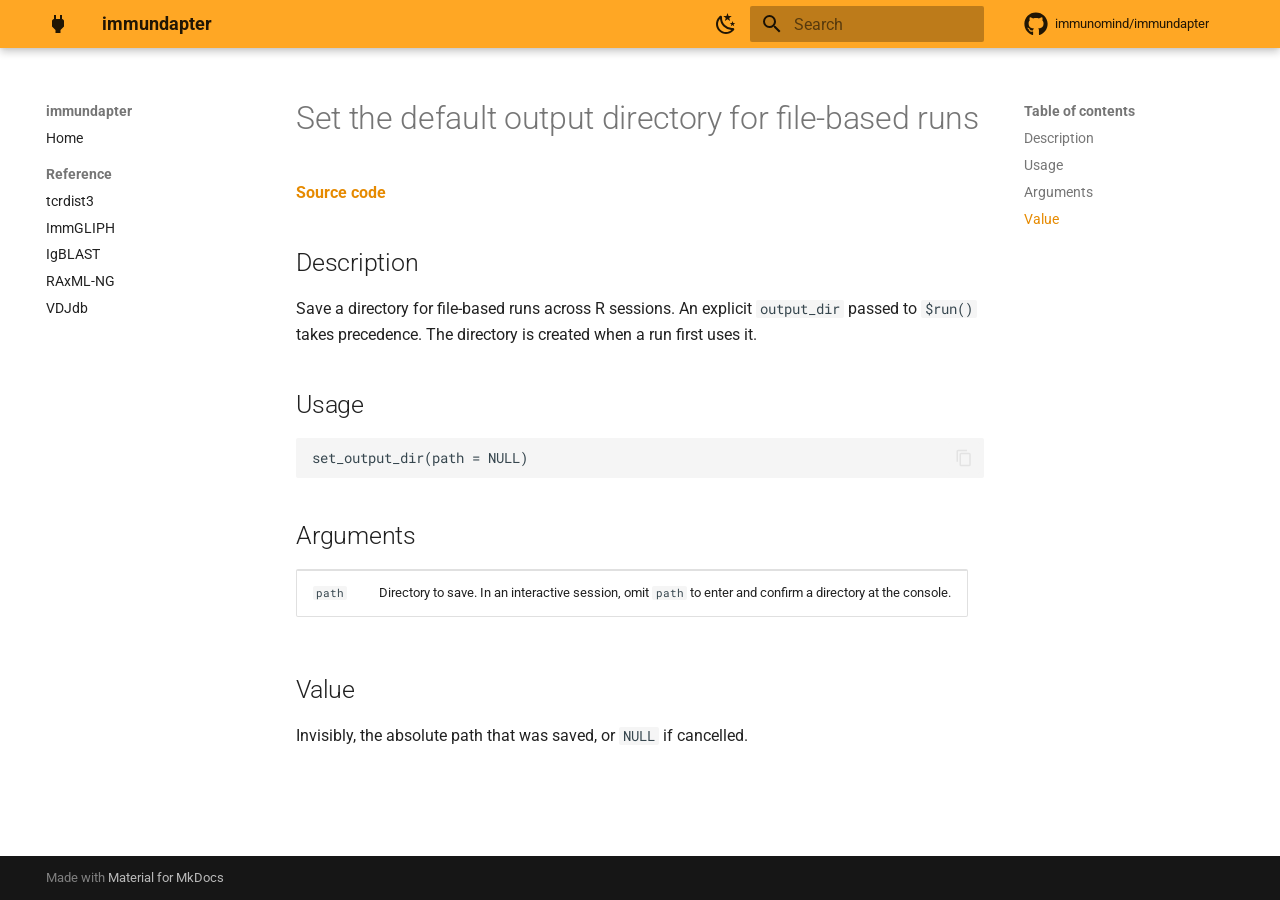
<file: man/set_output_dir.html>
<!doctype html>
<html lang="en" class="no-js">
  <head>
    
      <meta charset="utf-8">
      <meta name="viewport" content="width=device-width,initial-scale=1">
      
        <meta name="description" content="Lightweight R adapters for external immune repertoire tools">
      
      
      
        <link rel="canonical" href="https://immunomind.github.io/immundapter/man/set_output_dir.html">
      
      
      
      
        
      
      
      <link rel="icon" href="../assets/images/favicon.png">
      <meta name="generator" content="mkdocs-1.6.1, mkdocs-material-9.8.2">
    
    
      
        <title>Set the default output directory for file-based runs - immundapter</title>
      
    
    
      <link rel="stylesheet" href="../assets/stylesheets/main.57a0d79d.min.css">
      
        
        <link rel="stylesheet" href="../assets/stylesheets/palette.fb2fffe2.min.css">
      
      


    
    
      
    
    
      
        
        
        <link rel="preconnect" href="https://fonts.gstatic.com" crossorigin>
        <link rel="stylesheet" href="https://fonts.googleapis.com/css?family=Roboto:300,300i,400,400i,700,700i%7CRoboto+Mono:400,400i,700,700i&display=fallback">
        <style>:root{--md-text-font:"Roboto";--md-code-font:"Roboto Mono"}</style>
      
    
    
      <link rel="stylesheet" href="../assets/stylesheets/extra.css">
    
    <script>__md_scope=new URL("..",location),__md_hash=e=>[...e].reduce(((e,_)=>(e<<5)-e+_.charCodeAt(0)),0),__md_get=(e,_=localStorage,t=__md_scope)=>JSON.parse(_.getItem(t.pathname+"."+e)),__md_set=(e,_,t=localStorage,a=__md_scope)=>{try{t.setItem(a.pathname+"."+e,JSON.stringify(_))}catch(e){}}</script>
    
      

    
    
  </head>
  
  
    
    
      
    
    
    
    
    <body dir="ltr" data-md-color-scheme="default" data-md-color-primary="orange" data-md-color-accent="deep-orange">
  
    
    <input class="md-toggle" data-md-toggle="drawer" type="checkbox" id="__drawer" autocomplete="off">
    <input class="md-toggle" data-md-toggle="search" type="checkbox" id="__search" autocomplete="off">
    <label class="md-overlay" for="__drawer"></label>
    <div data-md-component="skip">
      
        
        <a href="#set-the-default-output-directory-for-file-based-runs" class="md-skip">
          Skip to content
        </a>
      
    </div>
    <div data-md-component="announce">
      
    </div>
    
    
      

  

<header class="md-header md-header--shadow" data-md-component="header">
  <nav class="md-header__inner md-grid" aria-label="Header">
    <a href="../index.html" title="immundapter" class="md-header__button md-logo" aria-label="immundapter" data-md-component="logo">
      
  
  <svg xmlns="http://www.w3.org/2000/svg" viewBox="0 0 24 24"><path d="M16 7V3h-2v4h-4V3H8v4C7 7 6 8 6 9v5.5L9.5 18v3h5v-3l3.5-3.5V9c0-1-1-2-2-2"/></svg>

    </a>
    <label class="md-header__button md-icon" for="__drawer">
      
      <svg xmlns="http://www.w3.org/2000/svg" viewBox="0 0 24 24"><path d="M3 6h18v2H3zm0 5h18v2H3zm0 5h18v2H3z"/></svg>
    </label>
    <div class="md-header__title" data-md-component="header-title">
      <div class="md-header__ellipsis">
        <div class="md-header__topic">
          <span class="md-ellipsis">
            immundapter
          </span>
        </div>
        <div class="md-header__topic" data-md-component="header-topic">
          <span class="md-ellipsis">
            
              Set the default output directory for file-based runs
            
          </span>
        </div>
      </div>
    </div>
    
      
        <form class="md-header__option" data-md-component="palette">
  
    
    
    
    <input class="md-option" data-md-color-media="(prefers-color-scheme: light)" data-md-color-scheme="default" data-md-color-primary="orange" data-md-color-accent="deep-orange"  aria-label="Switch to dark mode"  type="radio" name="__palette" id="__palette_0">
    
      <label class="md-header__button md-icon" title="Switch to dark mode" for="__palette_1" hidden>
        <svg xmlns="http://www.w3.org/2000/svg" viewBox="0 0 24 24"><path d="m17.75 4.09-2.53 1.94.91 3.06-2.63-1.81-2.63 1.81.91-3.06-2.53-1.94L12.44 4l1.06-3 1.06 3zm3.5 6.91-1.64 1.25.59 1.98-1.7-1.17-1.7 1.17.59-1.98L15.75 11l2.06-.05L18.5 9l.69 1.95zm-2.28 4.95c.83-.08 1.72 1.1 1.19 1.85-.32.45-.66.87-1.08 1.27C15.17 23 8.84 23 4.94 19.07c-3.91-3.9-3.91-10.24 0-14.14.4-.4.82-.76 1.27-1.08.75-.53 1.93.36 1.85 1.19-.27 2.86.69 5.83 2.89 8.02a9.96 9.96 0 0 0 8.02 2.89m-1.64 2.02a12.08 12.08 0 0 1-7.8-3.47c-2.17-2.19-3.33-5-3.49-7.82-2.81 3.14-2.7 7.96.31 10.98 3.02 3.01 7.84 3.12 10.98.31"/></svg>
      </label>
    
  
    
    
    
    <input class="md-option" data-md-color-media="(prefers-color-scheme: dark)" data-md-color-scheme="slate" data-md-color-primary="orange" data-md-color-accent="deep-orange"  aria-label="Switch to light mode"  type="radio" name="__palette" id="__palette_1">
    
      <label class="md-header__button md-icon" title="Switch to light mode" for="__palette_0" hidden>
        <svg xmlns="http://www.w3.org/2000/svg" viewBox="0 0 24 24"><path d="M12 7a5 5 0 0 1 5 5 5 5 0 0 1-5 5 5 5 0 0 1-5-5 5 5 0 0 1 5-5m0 2a3 3 0 0 0-3 3 3 3 0 0 0 3 3 3 3 0 0 0 3-3 3 3 0 0 0-3-3m0-7 2.39 3.42C13.65 5.15 12.84 5 12 5s-1.65.15-2.39.42zM3.34 7l4.16-.35A7.2 7.2 0 0 0 5.94 8.5c-.44.74-.69 1.5-.83 2.29zm.02 10 1.76-3.77a7.131 7.131 0 0 0 2.38 4.14zM20.65 7l-1.77 3.79a7.02 7.02 0 0 0-2.38-4.15zm-.01 10-4.14.36c.59-.51 1.12-1.14 1.54-1.86.42-.73.69-1.5.83-2.29zM12 22l-2.41-3.44c.74.27 1.55.44 2.41.44.82 0 1.63-.17 2.37-.44z"/></svg>
      </label>
    
  
</form>
      
    
    
      <script>var palette=__md_get("__palette");if(palette&&palette.color){if("(prefers-color-scheme)"===palette.color.media){var media=matchMedia("(prefers-color-scheme: light)"),input=document.querySelector(media.matches?"[data-md-color-media='(prefers-color-scheme: light)']":"[data-md-color-media='(prefers-color-scheme: dark)']");palette.color.media=input.getAttribute("data-md-color-media"),palette.color.scheme=input.getAttribute("data-md-color-scheme"),palette.color.primary=input.getAttribute("data-md-color-primary"),palette.color.accent=input.getAttribute("data-md-color-accent")}for(var[key,value]of Object.entries(palette.color))document.body.setAttribute("data-md-color-"+key,value)}</script>
    
    
    
      
      
        <label class="md-header__button md-icon" for="__search">
          
          <svg xmlns="http://www.w3.org/2000/svg" viewBox="0 0 24 24"><path d="M9.5 3A6.5 6.5 0 0 1 16 9.5c0 1.61-.59 3.09-1.56 4.23l.27.27h.79l5 5-1.5 1.5-5-5v-.79l-.27-.27A6.52 6.52 0 0 1 9.5 16 6.5 6.5 0 0 1 3 9.5 6.5 6.5 0 0 1 9.5 3m0 2C7 5 5 7 5 9.5S7 14 9.5 14 14 12 14 9.5 12 5 9.5 5"/></svg>
        </label>
        <div class="md-search" data-md-component="search" role="dialog">
  <label class="md-search__overlay" for="__search"></label>
  <div class="md-search__inner" role="search">
    <form class="md-search__form" name="search">
      <input type="text" class="md-search__input" name="query" aria-label="Search" placeholder="Search" autocapitalize="off" autocorrect="off" autocomplete="off" spellcheck="false" data-md-component="search-query" required>
      <label class="md-search__icon md-icon" for="__search">
        
        <svg xmlns="http://www.w3.org/2000/svg" viewBox="0 0 24 24"><path d="M9.5 3A6.5 6.5 0 0 1 16 9.5c0 1.61-.59 3.09-1.56 4.23l.27.27h.79l5 5-1.5 1.5-5-5v-.79l-.27-.27A6.52 6.52 0 0 1 9.5 16 6.5 6.5 0 0 1 3 9.5 6.5 6.5 0 0 1 9.5 3m0 2C7 5 5 7 5 9.5S7 14 9.5 14 14 12 14 9.5 12 5 9.5 5"/></svg>
        
        <svg xmlns="http://www.w3.org/2000/svg" viewBox="0 0 24 24"><path d="M20 11v2H8l5.5 5.5-1.42 1.42L4.16 12l7.92-7.92L13.5 5.5 8 11z"/></svg>
      </label>
      <nav class="md-search__options" aria-label="Search">
        
        <button type="reset" class="md-search__icon md-icon" title="Clear" aria-label="Clear" tabindex="-1">
          
          <svg xmlns="http://www.w3.org/2000/svg" viewBox="0 0 24 24"><path d="M19 6.41 17.59 5 12 10.59 6.41 5 5 6.41 10.59 12 5 17.59 6.41 19 12 13.41 17.59 19 19 17.59 13.41 12z"/></svg>
        </button>
      </nav>
      
    </form>
    <div class="md-search__output">
      <div class="md-search__scrollwrap" tabindex="0" data-md-scrollfix>
        <div class="md-search-result" data-md-component="search-result">
          <div class="md-search-result__meta">
            Initializing search
          </div>
          <ol class="md-search-result__list" role="presentation"></ol>
        </div>
      </div>
    </div>
  </div>
</div>
      
    
    
      <div class="md-header__source">
        <a href="https://github.com/immunomind/immundapter" title="Go to repository" class="md-source" data-md-component="source">
  <div class="md-source__icon md-icon">
    
    <svg xmlns="http://www.w3.org/2000/svg" viewBox="0 0 512 512"><!--! Font Awesome Free 7.1.0 by @fontawesome - https://fontawesome.com License - https://fontawesome.com/license/free (Icons: CC BY 4.0, Fonts: SIL OFL 1.1, Code: MIT License) Copyright 2025 Fonticons, Inc.--><path d="M173.9 397.4c0 2-2.3 3.6-5.2 3.6-3.3.3-5.6-1.3-5.6-3.6 0-2 2.3-3.6 5.2-3.6 3-.3 5.6 1.3 5.6 3.6m-31.1-4.5c-.7 2 1.3 4.3 4.3 4.9 2.6 1 5.6 0 6.2-2s-1.3-4.3-4.3-5.2c-2.6-.7-5.5.3-6.2 2.3m44.2-1.7c-2.9.7-4.9 2.6-4.6 4.9.3 2 2.9 3.3 5.9 2.6 2.9-.7 4.9-2.6 4.6-4.6-.3-1.9-3-3.2-5.9-2.9M252.8 8C114.1 8 8 113.3 8 252c0 110.9 69.8 205.8 169.5 239.2 12.8 2.3 17.3-5.6 17.3-12.1 0-6.2-.3-40.4-.3-61.4 0 0-70 15-84.7-29.8 0 0-11.4-29.1-27.8-36.6 0 0-22.9-15.7 1.6-15.4 0 0 24.9 2 38.6 25.8 21.9 38.6 58.6 27.5 72.9 20.9 2.3-16 8.8-27.1 16-33.7-55.9-6.2-112.3-14.3-112.3-110.5 0-27.5 7.6-41.3 23.6-58.9-2.6-6.5-11.1-33.3 2.6-67.9 20.9-6.5 69 27 69 27 20-5.6 41.5-8.5 62.8-8.5s42.8 2.9 62.8 8.5c0 0 48.1-33.6 69-27 13.7 34.7 5.2 61.4 2.6 67.9 16 17.7 25.8 31.5 25.8 58.9 0 96.5-58.9 104.2-114.8 110.5 9.2 7.9 17 22.9 17 46.4 0 33.7-.3 75.4-.3 83.6 0 6.5 4.6 14.4 17.3 12.1C436.2 457.8 504 362.9 504 252 504 113.3 391.5 8 252.8 8M105.2 352.9c-1.3 1-1 3.3.7 5.2 1.6 1.6 3.9 2.3 5.2 1 1.3-1 1-3.3-.7-5.2-1.6-1.6-3.9-2.3-5.2-1m-10.8-8.1c-.7 1.3.3 2.9 2.3 3.9 1.6 1 3.6.7 4.3-.7.7-1.3-.3-2.9-2.3-3.9-2-.6-3.6-.3-4.3.7m32.4 35.6c-1.6 1.3-1 4.3 1.3 6.2 2.3 2.3 5.2 2.6 6.5 1 1.3-1.3.7-4.3-1.3-6.2-2.2-2.3-5.2-2.6-6.5-1m-11.4-14.7c-1.6 1-1.6 3.6 0 5.9s4.3 3.3 5.6 2.3c1.6-1.3 1.6-3.9 0-6.2-1.4-2.3-4-3.3-5.6-2"/></svg>
  </div>
  <div class="md-source__repository">
    immunomind/immundapter
  </div>
</a>
      </div>
    
  </nav>
  
</header>
    
    <div class="md-container" data-md-component="container">
      
      
        
          
        
      
      <main class="md-main" data-md-component="main">
        <div class="md-main__inner md-grid">
          
            
              
              <div class="md-sidebar md-sidebar--primary" data-md-component="sidebar" data-md-type="navigation" >
                <div class="md-sidebar__scrollwrap">
                  <div class="md-sidebar__inner">
                    



<nav class="md-nav md-nav--primary" aria-label="Navigation" data-md-level="0">
  <label class="md-nav__title" for="__drawer">
    <a href="../index.html" title="immundapter" class="md-nav__button md-logo" aria-label="immundapter" data-md-component="logo">
      
  
  <svg xmlns="http://www.w3.org/2000/svg" viewBox="0 0 24 24"><path d="M16 7V3h-2v4h-4V3H8v4C7 7 6 8 6 9v5.5L9.5 18v3h5v-3l3.5-3.5V9c0-1-1-2-2-2"/></svg>

    </a>
    immundapter
  </label>
  
    <div class="md-nav__source">
      <a href="https://github.com/immunomind/immundapter" title="Go to repository" class="md-source" data-md-component="source">
  <div class="md-source__icon md-icon">
    
    <svg xmlns="http://www.w3.org/2000/svg" viewBox="0 0 512 512"><!--! Font Awesome Free 7.1.0 by @fontawesome - https://fontawesome.com License - https://fontawesome.com/license/free (Icons: CC BY 4.0, Fonts: SIL OFL 1.1, Code: MIT License) Copyright 2025 Fonticons, Inc.--><path d="M173.9 397.4c0 2-2.3 3.6-5.2 3.6-3.3.3-5.6-1.3-5.6-3.6 0-2 2.3-3.6 5.2-3.6 3-.3 5.6 1.3 5.6 3.6m-31.1-4.5c-.7 2 1.3 4.3 4.3 4.9 2.6 1 5.6 0 6.2-2s-1.3-4.3-4.3-5.2c-2.6-.7-5.5.3-6.2 2.3m44.2-1.7c-2.9.7-4.9 2.6-4.6 4.9.3 2 2.9 3.3 5.9 2.6 2.9-.7 4.9-2.6 4.6-4.6-.3-1.9-3-3.2-5.9-2.9M252.8 8C114.1 8 8 113.3 8 252c0 110.9 69.8 205.8 169.5 239.2 12.8 2.3 17.3-5.6 17.3-12.1 0-6.2-.3-40.4-.3-61.4 0 0-70 15-84.7-29.8 0 0-11.4-29.1-27.8-36.6 0 0-22.9-15.7 1.6-15.4 0 0 24.9 2 38.6 25.8 21.9 38.6 58.6 27.5 72.9 20.9 2.3-16 8.8-27.1 16-33.7-55.9-6.2-112.3-14.3-112.3-110.5 0-27.5 7.6-41.3 23.6-58.9-2.6-6.5-11.1-33.3 2.6-67.9 20.9-6.5 69 27 69 27 20-5.6 41.5-8.5 62.8-8.5s42.8 2.9 62.8 8.5c0 0 48.1-33.6 69-27 13.7 34.7 5.2 61.4 2.6 67.9 16 17.7 25.8 31.5 25.8 58.9 0 96.5-58.9 104.2-114.8 110.5 9.2 7.9 17 22.9 17 46.4 0 33.7-.3 75.4-.3 83.6 0 6.5 4.6 14.4 17.3 12.1C436.2 457.8 504 362.9 504 252 504 113.3 391.5 8 252.8 8M105.2 352.9c-1.3 1-1 3.3.7 5.2 1.6 1.6 3.9 2.3 5.2 1 1.3-1 1-3.3-.7-5.2-1.6-1.6-3.9-2.3-5.2-1m-10.8-8.1c-.7 1.3.3 2.9 2.3 3.9 1.6 1 3.6.7 4.3-.7.7-1.3-.3-2.9-2.3-3.9-2-.6-3.6-.3-4.3.7m32.4 35.6c-1.6 1.3-1 4.3 1.3 6.2 2.3 2.3 5.2 2.6 6.5 1 1.3-1.3.7-4.3-1.3-6.2-2.2-2.3-5.2-2.6-6.5-1m-11.4-14.7c-1.6 1-1.6 3.6 0 5.9s4.3 3.3 5.6 2.3c1.6-1.3 1.6-3.9 0-6.2-1.4-2.3-4-3.3-5.6-2"/></svg>
  </div>
  <div class="md-source__repository">
    immunomind/immundapter
  </div>
</a>
    </div>
  
  <ul class="md-nav__list" data-md-scrollfix>
    
      
      
  
  
  
  
    <li class="md-nav__item">
      <a href="../index.html" class="md-nav__link">
        
  
  
  <span class="md-ellipsis">
    
  
    Home
  

    
  </span>
  
  

      </a>
    </li>
  

    
      
      
  
  
  
  
    
    
    
    
      
        
        
      
    
    
    <li class="md-nav__item md-nav__item--section md-nav__item--nested">
      
        
        
        <input class="md-nav__toggle md-toggle " type="checkbox" id="__nav_2" >
        
          
          <label class="md-nav__link" for="__nav_2" id="__nav_2_label" tabindex="">
            
  
  
  <span class="md-ellipsis">
    
  
    Reference
  

    
  </span>
  
  

            <span class="md-nav__icon md-icon"></span>
          </label>
        
        <nav class="md-nav" data-md-level="1" aria-labelledby="__nav_2_label" aria-expanded="false">
          <label class="md-nav__title" for="__nav_2">
            <span class="md-nav__icon md-icon"></span>
            
  
    Reference
  

          </label>
          <ul class="md-nav__list" data-md-scrollfix>
            
              
                
  
  
  
  
    <li class="md-nav__item">
      <a href="tool_tcrdist3.html" class="md-nav__link">
        
  
  
  <span class="md-ellipsis">
    
  
    tcrdist3
  

    
  </span>
  
  

      </a>
    </li>
  

              
            
              
                
  
  
  
  
    <li class="md-nav__item">
      <a href="immgliph.html" class="md-nav__link">
        
  
  
  <span class="md-ellipsis">
    
  
    ImmGLIPH
  

    
  </span>
  
  

      </a>
    </li>
  

              
            
              
                
  
  
  
  
    <li class="md-nav__item">
      <a href="tool_igblast.html" class="md-nav__link">
        
  
  
  <span class="md-ellipsis">
    
  
    IgBLAST
  

    
  </span>
  
  

      </a>
    </li>
  

              
            
              
                
  
  
  
  
    <li class="md-nav__item">
      <a href="raxml-ng.html" class="md-nav__link">
        
  
  
  <span class="md-ellipsis">
    
  
    RAxML-NG
  

    
  </span>
  
  

      </a>
    </li>
  

              
            
              
                
  
  
  
  
    <li class="md-nav__item">
      <a href="data_vdjdb.html" class="md-nav__link">
        
  
  
  <span class="md-ellipsis">
    
  
    VDJdb
  

    
  </span>
  
  

      </a>
    </li>
  

              
            
          </ul>
        </nav>
      
    </li>
  

    
  </ul>
</nav>
                  </div>
                </div>
              </div>
            
            
              
              <div class="md-sidebar md-sidebar--secondary" data-md-component="sidebar" data-md-type="toc" >
                <div class="md-sidebar__scrollwrap">
                  <div class="md-sidebar__inner">
                    

<nav class="md-nav md-nav--secondary" aria-label="Table of contents">
  
  
  
    
  
  
    <label class="md-nav__title" for="__toc">
      <span class="md-nav__icon md-icon"></span>
      Table of contents
    </label>
    <ul class="md-nav__list" data-md-component="toc" data-md-scrollfix>
      
        <li class="md-nav__item">
  <a href="#description" class="md-nav__link">
    <span class="md-ellipsis">
      
        Description
      
    </span>
  </a>
  
</li>
      
        <li class="md-nav__item">
  <a href="#usage" class="md-nav__link">
    <span class="md-ellipsis">
      
        Usage
      
    </span>
  </a>
  
</li>
      
        <li class="md-nav__item">
  <a href="#arguments" class="md-nav__link">
    <span class="md-ellipsis">
      
        Arguments
      
    </span>
  </a>
  
</li>
      
        <li class="md-nav__item">
  <a href="#value" class="md-nav__link">
    <span class="md-ellipsis">
      
        Value
      
    </span>
  </a>
  
</li>
      
    </ul>
  
</nav>
                  </div>
                </div>
              </div>
            
          
          
            <div class="md-content" data-md-component="content">
              
              <article class="md-content__inner md-typeset">
                
                  


  
  


<h1 id="set-the-default-output-directory-for-file-based-runs">Set the default output directory for file-based runs</h1>
<p><a href="https://github.com/immunomind/immundapter/tree/main/R/output-dir.R#L11"><strong>Source code</strong></a></p>
<h2 id="description">Description</h2>
<p>Save a directory for file-based runs across R sessions. An explicit
<code>output_dir</code> passed to
<code style="white-space: pre;">$run()</code> takes precedence. The
directory is created when a run first uses it.</p>
<h2 id="usage">Usage</h2>
<pre><code class='language-R'>set_output_dir(path = NULL)
</code></pre>

<h2 id="arguments">Arguments</h2>
<table role="presentation">
<tr>
<td style="white-space: nowrap; font-family: monospace; vertical-align: top">
<code id="path">path</code>
</td>
<td>
Directory to save. In an interactive session, omit <code>path</code> to
enter and confirm a directory at the console.
</td>
</tr>
</table>

<h2 id="value">Value</h2>
<p>Invisibly, the absolute path that was saved, or <code>NULL</code> if
cancelled.</p>












                
              </article>
            </div>
          
          
<script>var target=document.getElementById(location.hash.slice(1));target&&target.name&&(target.checked=target.name.startsWith("__tabbed_"))</script>
        </div>
        
          <button type="button" class="md-top md-icon" data-md-component="top" hidden>
  
  <svg xmlns="http://www.w3.org/2000/svg" viewBox="0 0 24 24"><path d="M13 20h-2V8l-5.5 5.5-1.42-1.42L12 4.16l7.92 7.92-1.42 1.42L13 8z"/></svg>
  Back to top
</button>
        
      </main>
      
        <footer class="md-footer">
  
  <div class="md-footer-meta md-typeset">
    <div class="md-footer-meta__inner md-grid">
      <div class="md-copyright">
  
  
    Made with
    <a href="https://squidfunk.github.io/mkdocs-material/" target="_blank" rel="noopener">
      Material for MkDocs
    </a>
  
</div>
      
    </div>
  </div>
</footer>
      
    </div>
    <div class="md-dialog" data-md-component="dialog">
      <div class="md-dialog__inner md-typeset"></div>
    </div>
    
    
    
      
      
      <script id="__config" type="application/json">{"annotate": null, "base": "..", "features": ["navigation.sections", "navigation.top", "content.code.copy"], "search": "../assets/javascripts/workers/search.a7633da7.min.js", "tags": null, "translations": {"clipboard.copied": "Copied to clipboard", "clipboard.copy": "Copy to clipboard", "search.result.more.one": "1 more on this page", "search.result.more.other": "# more on this page", "search.result.none": "No matching documents", "search.result.one": "1 matching document", "search.result.other": "# matching documents", "search.result.placeholder": "Type to start searching", "search.result.term.missing": "Missing", "select.version": "Select version"}, "version": null}</script>
    
    
      <script src="../assets/javascripts/bundle.a5f9d56c.min.js"></script>
      
    
  </body>
</html>
</file>
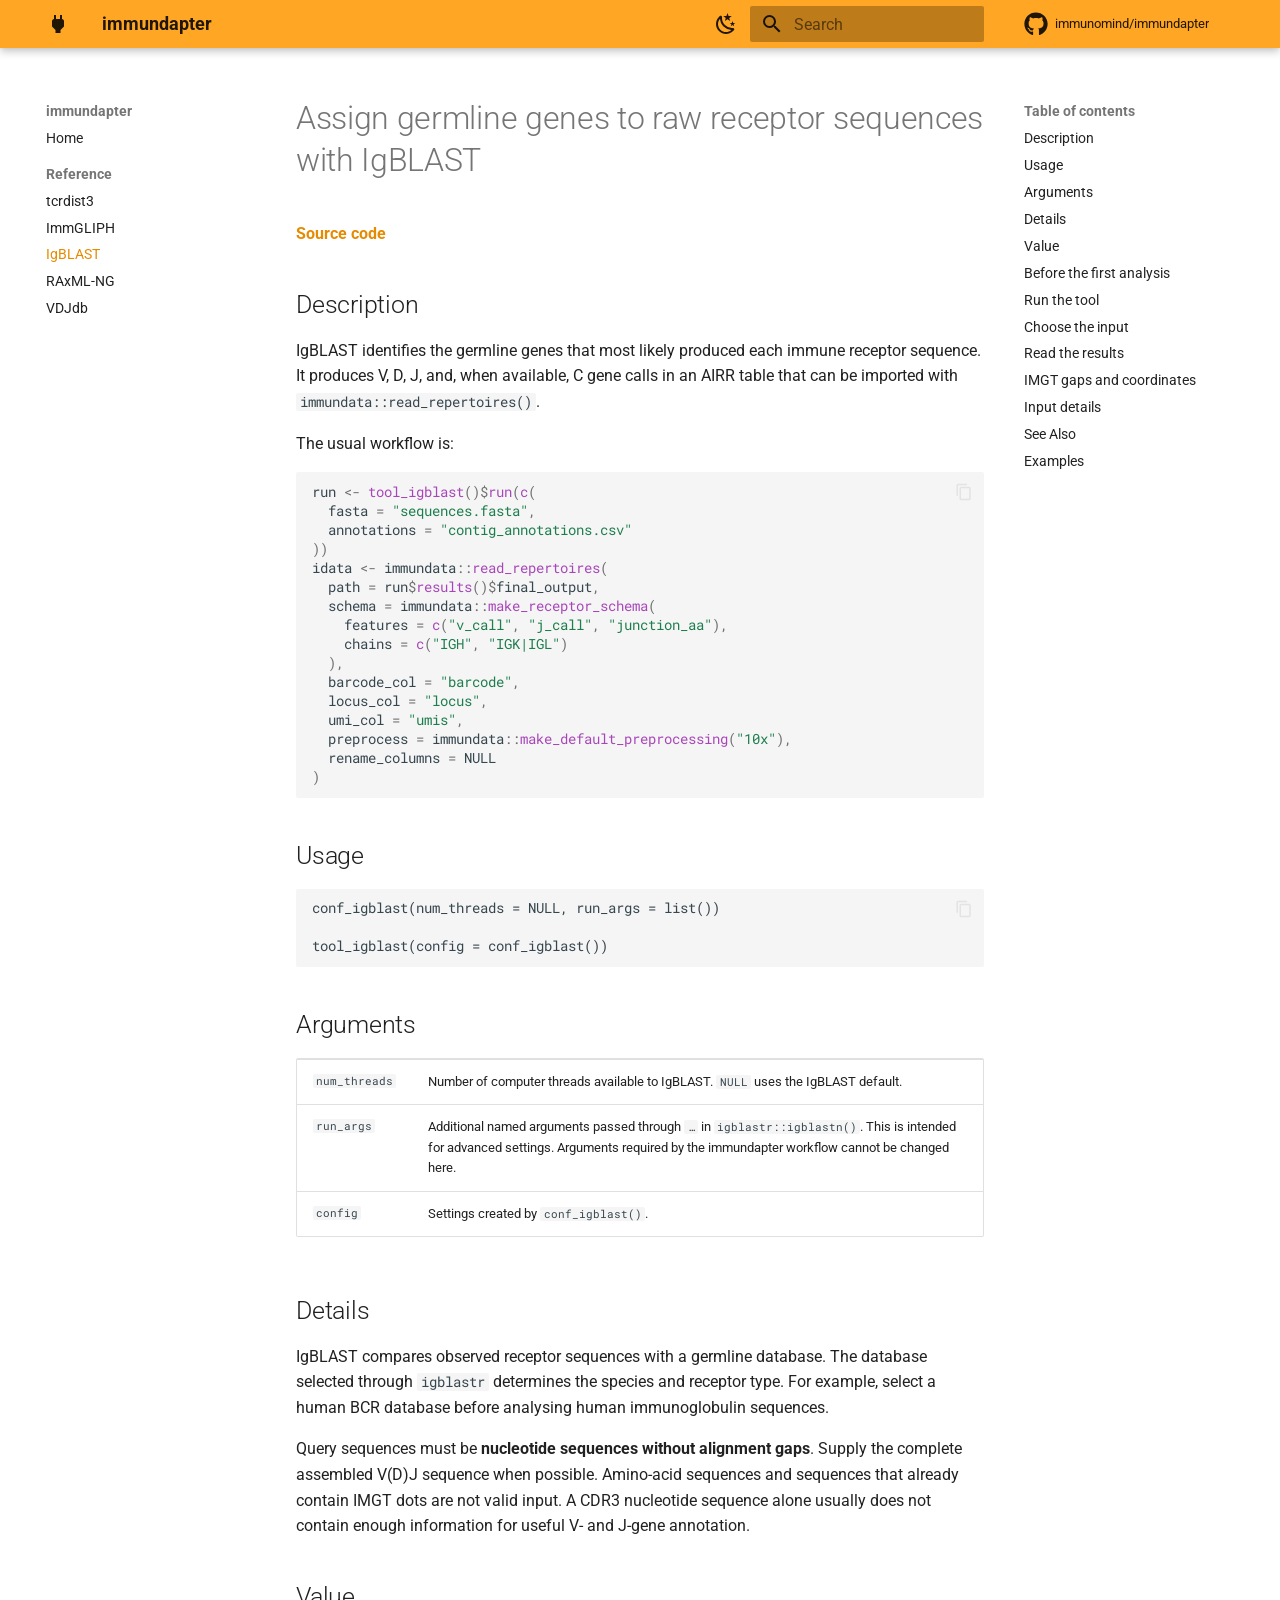
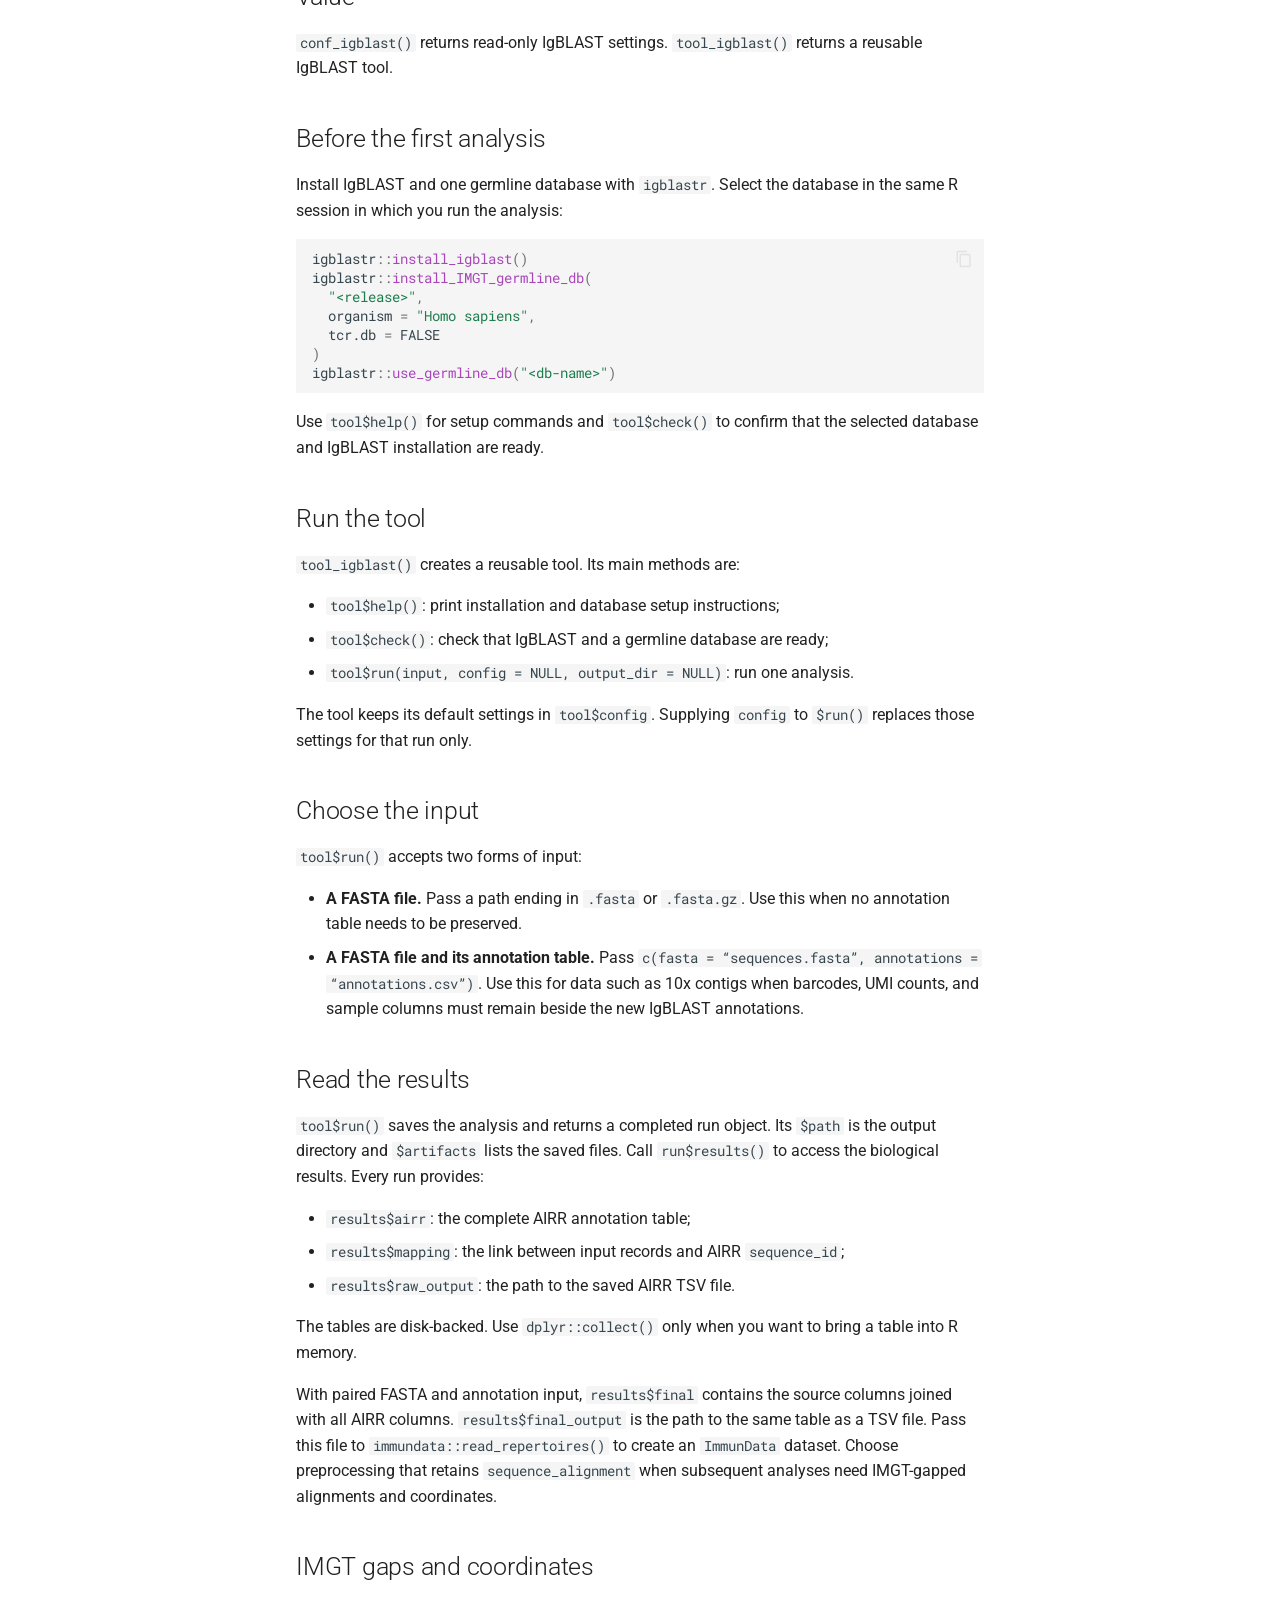
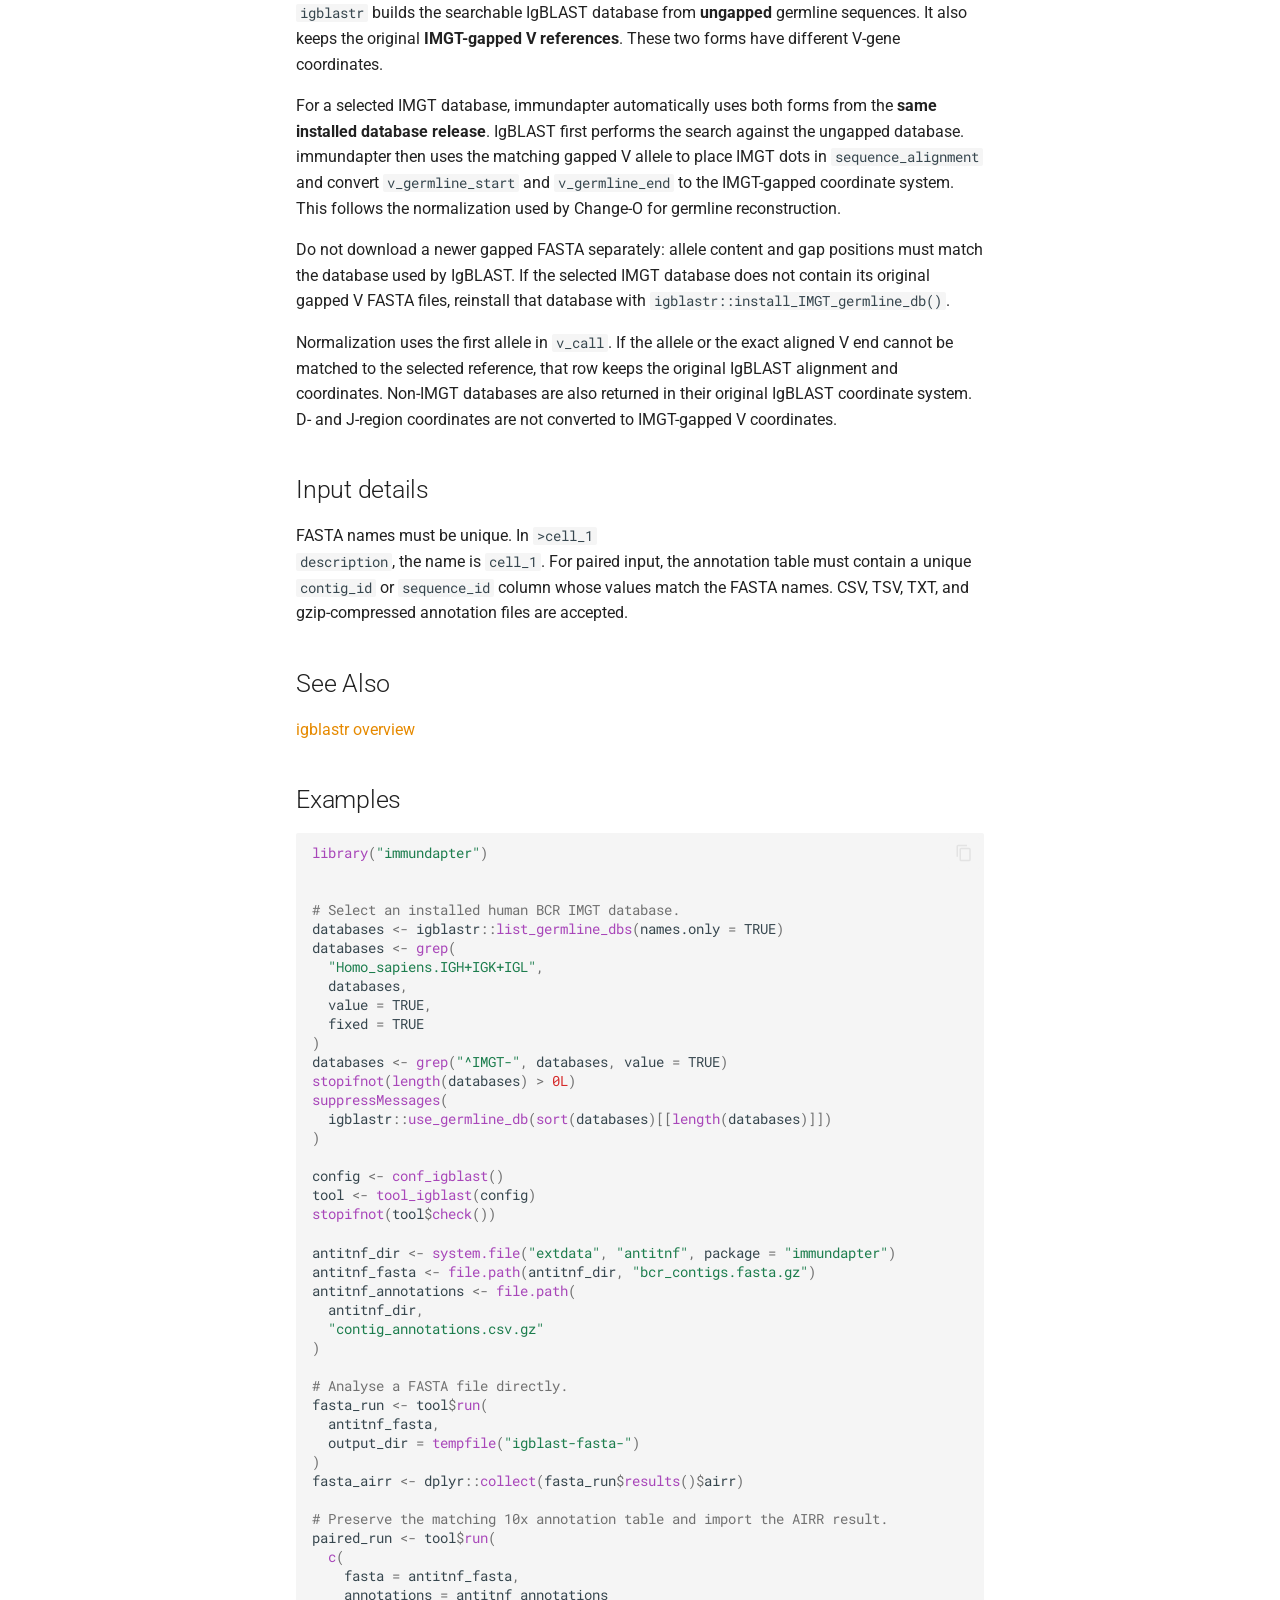
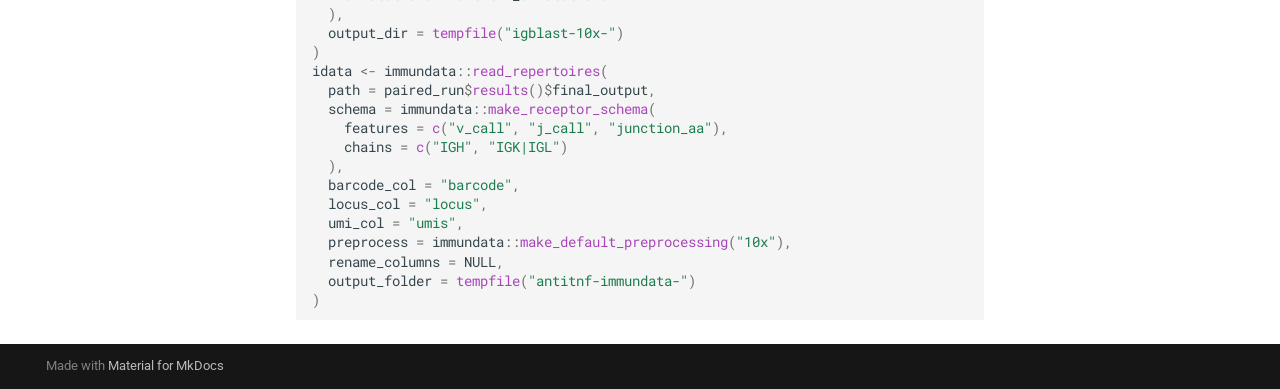
<file: man/tool_igblast.html>
<!doctype html>
<html lang="en" class="no-js">
  <head>
    
      <meta charset="utf-8">
      <meta name="viewport" content="width=device-width,initial-scale=1">
      
        <meta name="description" content="Lightweight R adapters for external immune repertoire tools">
      
      
      
        <link rel="canonical" href="https://immunomind.github.io/immundapter/man/tool_igblast.html">
      
      
        <link rel="prev" href="immgliph.html">
      
      
        <link rel="next" href="raxml-ng.html">
      
      
        
      
      
      <link rel="icon" href="../assets/images/favicon.png">
      <meta name="generator" content="mkdocs-1.6.1, mkdocs-material-9.8.2">
    
    
      
        <title>IgBLAST - immundapter</title>
      
    
    
      <link rel="stylesheet" href="../assets/stylesheets/main.57a0d79d.min.css">
      
        
        <link rel="stylesheet" href="../assets/stylesheets/palette.fb2fffe2.min.css">
      
      


    
    
      
    
    
      
        
        
        <link rel="preconnect" href="https://fonts.gstatic.com" crossorigin>
        <link rel="stylesheet" href="https://fonts.googleapis.com/css?family=Roboto:300,300i,400,400i,700,700i%7CRoboto+Mono:400,400i,700,700i&display=fallback">
        <style>:root{--md-text-font:"Roboto";--md-code-font:"Roboto Mono"}</style>
      
    
    
      <link rel="stylesheet" href="../assets/stylesheets/extra.css">
    
    <script>__md_scope=new URL("..",location),__md_hash=e=>[...e].reduce(((e,_)=>(e<<5)-e+_.charCodeAt(0)),0),__md_get=(e,_=localStorage,t=__md_scope)=>JSON.parse(_.getItem(t.pathname+"."+e)),__md_set=(e,_,t=localStorage,a=__md_scope)=>{try{t.setItem(a.pathname+"."+e,JSON.stringify(_))}catch(e){}}</script>
    
      

    
    
  </head>
  
  
    
    
      
    
    
    
    
    <body dir="ltr" data-md-color-scheme="default" data-md-color-primary="orange" data-md-color-accent="deep-orange">
  
    
    <input class="md-toggle" data-md-toggle="drawer" type="checkbox" id="__drawer" autocomplete="off">
    <input class="md-toggle" data-md-toggle="search" type="checkbox" id="__search" autocomplete="off">
    <label class="md-overlay" for="__drawer"></label>
    <div data-md-component="skip">
      
        
        <a href="#assign-germline-genes-to-raw-receptor-sequences-with-igblast" class="md-skip">
          Skip to content
        </a>
      
    </div>
    <div data-md-component="announce">
      
    </div>
    
    
      

  

<header class="md-header md-header--shadow" data-md-component="header">
  <nav class="md-header__inner md-grid" aria-label="Header">
    <a href="../index.html" title="immundapter" class="md-header__button md-logo" aria-label="immundapter" data-md-component="logo">
      
  
  <svg xmlns="http://www.w3.org/2000/svg" viewBox="0 0 24 24"><path d="M16 7V3h-2v4h-4V3H8v4C7 7 6 8 6 9v5.5L9.5 18v3h5v-3l3.5-3.5V9c0-1-1-2-2-2"/></svg>

    </a>
    <label class="md-header__button md-icon" for="__drawer">
      
      <svg xmlns="http://www.w3.org/2000/svg" viewBox="0 0 24 24"><path d="M3 6h18v2H3zm0 5h18v2H3zm0 5h18v2H3z"/></svg>
    </label>
    <div class="md-header__title" data-md-component="header-title">
      <div class="md-header__ellipsis">
        <div class="md-header__topic">
          <span class="md-ellipsis">
            immundapter
          </span>
        </div>
        <div class="md-header__topic" data-md-component="header-topic">
          <span class="md-ellipsis">
            
              IgBLAST
            
          </span>
        </div>
      </div>
    </div>
    
      
        <form class="md-header__option" data-md-component="palette">
  
    
    
    
    <input class="md-option" data-md-color-media="(prefers-color-scheme: light)" data-md-color-scheme="default" data-md-color-primary="orange" data-md-color-accent="deep-orange"  aria-label="Switch to dark mode"  type="radio" name="__palette" id="__palette_0">
    
      <label class="md-header__button md-icon" title="Switch to dark mode" for="__palette_1" hidden>
        <svg xmlns="http://www.w3.org/2000/svg" viewBox="0 0 24 24"><path d="m17.75 4.09-2.53 1.94.91 3.06-2.63-1.81-2.63 1.81.91-3.06-2.53-1.94L12.44 4l1.06-3 1.06 3zm3.5 6.91-1.64 1.25.59 1.98-1.7-1.17-1.7 1.17.59-1.98L15.75 11l2.06-.05L18.5 9l.69 1.95zm-2.28 4.95c.83-.08 1.72 1.1 1.19 1.85-.32.45-.66.87-1.08 1.27C15.17 23 8.84 23 4.94 19.07c-3.91-3.9-3.91-10.24 0-14.14.4-.4.82-.76 1.27-1.08.75-.53 1.93.36 1.85 1.19-.27 2.86.69 5.83 2.89 8.02a9.96 9.96 0 0 0 8.02 2.89m-1.64 2.02a12.08 12.08 0 0 1-7.8-3.47c-2.17-2.19-3.33-5-3.49-7.82-2.81 3.14-2.7 7.96.31 10.98 3.02 3.01 7.84 3.12 10.98.31"/></svg>
      </label>
    
  
    
    
    
    <input class="md-option" data-md-color-media="(prefers-color-scheme: dark)" data-md-color-scheme="slate" data-md-color-primary="orange" data-md-color-accent="deep-orange"  aria-label="Switch to light mode"  type="radio" name="__palette" id="__palette_1">
    
      <label class="md-header__button md-icon" title="Switch to light mode" for="__palette_0" hidden>
        <svg xmlns="http://www.w3.org/2000/svg" viewBox="0 0 24 24"><path d="M12 7a5 5 0 0 1 5 5 5 5 0 0 1-5 5 5 5 0 0 1-5-5 5 5 0 0 1 5-5m0 2a3 3 0 0 0-3 3 3 3 0 0 0 3 3 3 3 0 0 0 3-3 3 3 0 0 0-3-3m0-7 2.39 3.42C13.65 5.15 12.84 5 12 5s-1.65.15-2.39.42zM3.34 7l4.16-.35A7.2 7.2 0 0 0 5.94 8.5c-.44.74-.69 1.5-.83 2.29zm.02 10 1.76-3.77a7.131 7.131 0 0 0 2.38 4.14zM20.65 7l-1.77 3.79a7.02 7.02 0 0 0-2.38-4.15zm-.01 10-4.14.36c.59-.51 1.12-1.14 1.54-1.86.42-.73.69-1.5.83-2.29zM12 22l-2.41-3.44c.74.27 1.55.44 2.41.44.82 0 1.63-.17 2.37-.44z"/></svg>
      </label>
    
  
</form>
      
    
    
      <script>var palette=__md_get("__palette");if(palette&&palette.color){if("(prefers-color-scheme)"===palette.color.media){var media=matchMedia("(prefers-color-scheme: light)"),input=document.querySelector(media.matches?"[data-md-color-media='(prefers-color-scheme: light)']":"[data-md-color-media='(prefers-color-scheme: dark)']");palette.color.media=input.getAttribute("data-md-color-media"),palette.color.scheme=input.getAttribute("data-md-color-scheme"),palette.color.primary=input.getAttribute("data-md-color-primary"),palette.color.accent=input.getAttribute("data-md-color-accent")}for(var[key,value]of Object.entries(palette.color))document.body.setAttribute("data-md-color-"+key,value)}</script>
    
    
    
      
      
        <label class="md-header__button md-icon" for="__search">
          
          <svg xmlns="http://www.w3.org/2000/svg" viewBox="0 0 24 24"><path d="M9.5 3A6.5 6.5 0 0 1 16 9.5c0 1.61-.59 3.09-1.56 4.23l.27.27h.79l5 5-1.5 1.5-5-5v-.79l-.27-.27A6.52 6.52 0 0 1 9.5 16 6.5 6.5 0 0 1 3 9.5 6.5 6.5 0 0 1 9.5 3m0 2C7 5 5 7 5 9.5S7 14 9.5 14 14 12 14 9.5 12 5 9.5 5"/></svg>
        </label>
        <div class="md-search" data-md-component="search" role="dialog">
  <label class="md-search__overlay" for="__search"></label>
  <div class="md-search__inner" role="search">
    <form class="md-search__form" name="search">
      <input type="text" class="md-search__input" name="query" aria-label="Search" placeholder="Search" autocapitalize="off" autocorrect="off" autocomplete="off" spellcheck="false" data-md-component="search-query" required>
      <label class="md-search__icon md-icon" for="__search">
        
        <svg xmlns="http://www.w3.org/2000/svg" viewBox="0 0 24 24"><path d="M9.5 3A6.5 6.5 0 0 1 16 9.5c0 1.61-.59 3.09-1.56 4.23l.27.27h.79l5 5-1.5 1.5-5-5v-.79l-.27-.27A6.52 6.52 0 0 1 9.5 16 6.5 6.5 0 0 1 3 9.5 6.5 6.5 0 0 1 9.5 3m0 2C7 5 5 7 5 9.5S7 14 9.5 14 14 12 14 9.5 12 5 9.5 5"/></svg>
        
        <svg xmlns="http://www.w3.org/2000/svg" viewBox="0 0 24 24"><path d="M20 11v2H8l5.5 5.5-1.42 1.42L4.16 12l7.92-7.92L13.5 5.5 8 11z"/></svg>
      </label>
      <nav class="md-search__options" aria-label="Search">
        
        <button type="reset" class="md-search__icon md-icon" title="Clear" aria-label="Clear" tabindex="-1">
          
          <svg xmlns="http://www.w3.org/2000/svg" viewBox="0 0 24 24"><path d="M19 6.41 17.59 5 12 10.59 6.41 5 5 6.41 10.59 12 5 17.59 6.41 19 12 13.41 17.59 19 19 17.59 13.41 12z"/></svg>
        </button>
      </nav>
      
    </form>
    <div class="md-search__output">
      <div class="md-search__scrollwrap" tabindex="0" data-md-scrollfix>
        <div class="md-search-result" data-md-component="search-result">
          <div class="md-search-result__meta">
            Initializing search
          </div>
          <ol class="md-search-result__list" role="presentation"></ol>
        </div>
      </div>
    </div>
  </div>
</div>
      
    
    
      <div class="md-header__source">
        <a href="https://github.com/immunomind/immundapter" title="Go to repository" class="md-source" data-md-component="source">
  <div class="md-source__icon md-icon">
    
    <svg xmlns="http://www.w3.org/2000/svg" viewBox="0 0 512 512"><!--! Font Awesome Free 7.1.0 by @fontawesome - https://fontawesome.com License - https://fontawesome.com/license/free (Icons: CC BY 4.0, Fonts: SIL OFL 1.1, Code: MIT License) Copyright 2025 Fonticons, Inc.--><path d="M173.9 397.4c0 2-2.3 3.6-5.2 3.6-3.3.3-5.6-1.3-5.6-3.6 0-2 2.3-3.6 5.2-3.6 3-.3 5.6 1.3 5.6 3.6m-31.1-4.5c-.7 2 1.3 4.3 4.3 4.9 2.6 1 5.6 0 6.2-2s-1.3-4.3-4.3-5.2c-2.6-.7-5.5.3-6.2 2.3m44.2-1.7c-2.9.7-4.9 2.6-4.6 4.9.3 2 2.9 3.3 5.9 2.6 2.9-.7 4.9-2.6 4.6-4.6-.3-1.9-3-3.2-5.9-2.9M252.8 8C114.1 8 8 113.3 8 252c0 110.9 69.8 205.8 169.5 239.2 12.8 2.3 17.3-5.6 17.3-12.1 0-6.2-.3-40.4-.3-61.4 0 0-70 15-84.7-29.8 0 0-11.4-29.1-27.8-36.6 0 0-22.9-15.7 1.6-15.4 0 0 24.9 2 38.6 25.8 21.9 38.6 58.6 27.5 72.9 20.9 2.3-16 8.8-27.1 16-33.7-55.9-6.2-112.3-14.3-112.3-110.5 0-27.5 7.6-41.3 23.6-58.9-2.6-6.5-11.1-33.3 2.6-67.9 20.9-6.5 69 27 69 27 20-5.6 41.5-8.5 62.8-8.5s42.8 2.9 62.8 8.5c0 0 48.1-33.6 69-27 13.7 34.7 5.2 61.4 2.6 67.9 16 17.7 25.8 31.5 25.8 58.9 0 96.5-58.9 104.2-114.8 110.5 9.2 7.9 17 22.9 17 46.4 0 33.7-.3 75.4-.3 83.6 0 6.5 4.6 14.4 17.3 12.1C436.2 457.8 504 362.9 504 252 504 113.3 391.5 8 252.8 8M105.2 352.9c-1.3 1-1 3.3.7 5.2 1.6 1.6 3.9 2.3 5.2 1 1.3-1 1-3.3-.7-5.2-1.6-1.6-3.9-2.3-5.2-1m-10.8-8.1c-.7 1.3.3 2.9 2.3 3.9 1.6 1 3.6.7 4.3-.7.7-1.3-.3-2.9-2.3-3.9-2-.6-3.6-.3-4.3.7m32.4 35.6c-1.6 1.3-1 4.3 1.3 6.2 2.3 2.3 5.2 2.6 6.5 1 1.3-1.3.7-4.3-1.3-6.2-2.2-2.3-5.2-2.6-6.5-1m-11.4-14.7c-1.6 1-1.6 3.6 0 5.9s4.3 3.3 5.6 2.3c1.6-1.3 1.6-3.9 0-6.2-1.4-2.3-4-3.3-5.6-2"/></svg>
  </div>
  <div class="md-source__repository">
    immunomind/immundapter
  </div>
</a>
      </div>
    
  </nav>
  
</header>
    
    <div class="md-container" data-md-component="container">
      
      
        
          
        
      
      <main class="md-main" data-md-component="main">
        <div class="md-main__inner md-grid">
          
            
              
              <div class="md-sidebar md-sidebar--primary" data-md-component="sidebar" data-md-type="navigation" >
                <div class="md-sidebar__scrollwrap">
                  <div class="md-sidebar__inner">
                    



<nav class="md-nav md-nav--primary" aria-label="Navigation" data-md-level="0">
  <label class="md-nav__title" for="__drawer">
    <a href="../index.html" title="immundapter" class="md-nav__button md-logo" aria-label="immundapter" data-md-component="logo">
      
  
  <svg xmlns="http://www.w3.org/2000/svg" viewBox="0 0 24 24"><path d="M16 7V3h-2v4h-4V3H8v4C7 7 6 8 6 9v5.5L9.5 18v3h5v-3l3.5-3.5V9c0-1-1-2-2-2"/></svg>

    </a>
    immundapter
  </label>
  
    <div class="md-nav__source">
      <a href="https://github.com/immunomind/immundapter" title="Go to repository" class="md-source" data-md-component="source">
  <div class="md-source__icon md-icon">
    
    <svg xmlns="http://www.w3.org/2000/svg" viewBox="0 0 512 512"><!--! Font Awesome Free 7.1.0 by @fontawesome - https://fontawesome.com License - https://fontawesome.com/license/free (Icons: CC BY 4.0, Fonts: SIL OFL 1.1, Code: MIT License) Copyright 2025 Fonticons, Inc.--><path d="M173.9 397.4c0 2-2.3 3.6-5.2 3.6-3.3.3-5.6-1.3-5.6-3.6 0-2 2.3-3.6 5.2-3.6 3-.3 5.6 1.3 5.6 3.6m-31.1-4.5c-.7 2 1.3 4.3 4.3 4.9 2.6 1 5.6 0 6.2-2s-1.3-4.3-4.3-5.2c-2.6-.7-5.5.3-6.2 2.3m44.2-1.7c-2.9.7-4.9 2.6-4.6 4.9.3 2 2.9 3.3 5.9 2.6 2.9-.7 4.9-2.6 4.6-4.6-.3-1.9-3-3.2-5.9-2.9M252.8 8C114.1 8 8 113.3 8 252c0 110.9 69.8 205.8 169.5 239.2 12.8 2.3 17.3-5.6 17.3-12.1 0-6.2-.3-40.4-.3-61.4 0 0-70 15-84.7-29.8 0 0-11.4-29.1-27.8-36.6 0 0-22.9-15.7 1.6-15.4 0 0 24.9 2 38.6 25.8 21.9 38.6 58.6 27.5 72.9 20.9 2.3-16 8.8-27.1 16-33.7-55.9-6.2-112.3-14.3-112.3-110.5 0-27.5 7.6-41.3 23.6-58.9-2.6-6.5-11.1-33.3 2.6-67.9 20.9-6.5 69 27 69 27 20-5.6 41.5-8.5 62.8-8.5s42.8 2.9 62.8 8.5c0 0 48.1-33.6 69-27 13.7 34.7 5.2 61.4 2.6 67.9 16 17.7 25.8 31.5 25.8 58.9 0 96.5-58.9 104.2-114.8 110.5 9.2 7.9 17 22.9 17 46.4 0 33.7-.3 75.4-.3 83.6 0 6.5 4.6 14.4 17.3 12.1C436.2 457.8 504 362.9 504 252 504 113.3 391.5 8 252.8 8M105.2 352.9c-1.3 1-1 3.3.7 5.2 1.6 1.6 3.9 2.3 5.2 1 1.3-1 1-3.3-.7-5.2-1.6-1.6-3.9-2.3-5.2-1m-10.8-8.1c-.7 1.3.3 2.9 2.3 3.9 1.6 1 3.6.7 4.3-.7.7-1.3-.3-2.9-2.3-3.9-2-.6-3.6-.3-4.3.7m32.4 35.6c-1.6 1.3-1 4.3 1.3 6.2 2.3 2.3 5.2 2.6 6.5 1 1.3-1.3.7-4.3-1.3-6.2-2.2-2.3-5.2-2.6-6.5-1m-11.4-14.7c-1.6 1-1.6 3.6 0 5.9s4.3 3.3 5.6 2.3c1.6-1.3 1.6-3.9 0-6.2-1.4-2.3-4-3.3-5.6-2"/></svg>
  </div>
  <div class="md-source__repository">
    immunomind/immundapter
  </div>
</a>
    </div>
  
  <ul class="md-nav__list" data-md-scrollfix>
    
      
      
  
  
  
  
    <li class="md-nav__item">
      <a href="../index.html" class="md-nav__link">
        
  
  
  <span class="md-ellipsis">
    
  
    Home
  

    
  </span>
  
  

      </a>
    </li>
  

    
      
      
  
  
    
  
  
  
    
    
    
    
      
        
        
      
    
    
    <li class="md-nav__item md-nav__item--active md-nav__item--section md-nav__item--nested">
      
        
        
        <input class="md-nav__toggle md-toggle " type="checkbox" id="__nav_2" checked>
        
          
          <label class="md-nav__link" for="__nav_2" id="__nav_2_label" tabindex="">
            
  
  
  <span class="md-ellipsis">
    
  
    Reference
  

    
  </span>
  
  

            <span class="md-nav__icon md-icon"></span>
          </label>
        
        <nav class="md-nav" data-md-level="1" aria-labelledby="__nav_2_label" aria-expanded="true">
          <label class="md-nav__title" for="__nav_2">
            <span class="md-nav__icon md-icon"></span>
            
  
    Reference
  

          </label>
          <ul class="md-nav__list" data-md-scrollfix>
            
              
                
  
  
  
  
    <li class="md-nav__item">
      <a href="tool_tcrdist3.html" class="md-nav__link">
        
  
  
  <span class="md-ellipsis">
    
  
    tcrdist3
  

    
  </span>
  
  

      </a>
    </li>
  

              
            
              
                
  
  
  
  
    <li class="md-nav__item">
      <a href="immgliph.html" class="md-nav__link">
        
  
  
  <span class="md-ellipsis">
    
  
    ImmGLIPH
  

    
  </span>
  
  

      </a>
    </li>
  

              
            
              
                
  
  
    
  
  
  
    <li class="md-nav__item md-nav__item--active">
      
      <input class="md-nav__toggle md-toggle" type="checkbox" id="__toc">
      
      
        
      
      
        <label class="md-nav__link md-nav__link--active" for="__toc">
          
  
  
  <span class="md-ellipsis">
    
  
    IgBLAST
  

    
  </span>
  
  

          <span class="md-nav__icon md-icon"></span>
        </label>
      
      <a href="tool_igblast.html" class="md-nav__link md-nav__link--active">
        
  
  
  <span class="md-ellipsis">
    
  
    IgBLAST
  

    
  </span>
  
  

      </a>
      
        

<nav class="md-nav md-nav--secondary" aria-label="Table of contents">
  
  
  
    
  
  
    <label class="md-nav__title" for="__toc">
      <span class="md-nav__icon md-icon"></span>
      Table of contents
    </label>
    <ul class="md-nav__list" data-md-component="toc" data-md-scrollfix>
      
        <li class="md-nav__item">
  <a href="#description" class="md-nav__link">
    <span class="md-ellipsis">
      
        Description
      
    </span>
  </a>
  
</li>
      
        <li class="md-nav__item">
  <a href="#usage" class="md-nav__link">
    <span class="md-ellipsis">
      
        Usage
      
    </span>
  </a>
  
</li>
      
        <li class="md-nav__item">
  <a href="#arguments" class="md-nav__link">
    <span class="md-ellipsis">
      
        Arguments
      
    </span>
  </a>
  
</li>
      
        <li class="md-nav__item">
  <a href="#details" class="md-nav__link">
    <span class="md-ellipsis">
      
        Details
      
    </span>
  </a>
  
</li>
      
        <li class="md-nav__item">
  <a href="#value" class="md-nav__link">
    <span class="md-ellipsis">
      
        Value
      
    </span>
  </a>
  
</li>
      
        <li class="md-nav__item">
  <a href="#before-the-first-analysis" class="md-nav__link">
    <span class="md-ellipsis">
      
        Before the first analysis
      
    </span>
  </a>
  
</li>
      
        <li class="md-nav__item">
  <a href="#run-the-tool" class="md-nav__link">
    <span class="md-ellipsis">
      
        Run the tool
      
    </span>
  </a>
  
</li>
      
        <li class="md-nav__item">
  <a href="#choose-the-input" class="md-nav__link">
    <span class="md-ellipsis">
      
        Choose the input
      
    </span>
  </a>
  
</li>
      
        <li class="md-nav__item">
  <a href="#read-the-results" class="md-nav__link">
    <span class="md-ellipsis">
      
        Read the results
      
    </span>
  </a>
  
</li>
      
        <li class="md-nav__item">
  <a href="#imgt-gaps-and-coordinates" class="md-nav__link">
    <span class="md-ellipsis">
      
        IMGT gaps and coordinates
      
    </span>
  </a>
  
</li>
      
        <li class="md-nav__item">
  <a href="#input-details" class="md-nav__link">
    <span class="md-ellipsis">
      
        Input details
      
    </span>
  </a>
  
</li>
      
        <li class="md-nav__item">
  <a href="#see-also" class="md-nav__link">
    <span class="md-ellipsis">
      
        See Also
      
    </span>
  </a>
  
</li>
      
        <li class="md-nav__item">
  <a href="#examples" class="md-nav__link">
    <span class="md-ellipsis">
      
        Examples
      
    </span>
  </a>
  
</li>
      
    </ul>
  
</nav>
      
    </li>
  

              
            
              
                
  
  
  
  
    <li class="md-nav__item">
      <a href="raxml-ng.html" class="md-nav__link">
        
  
  
  <span class="md-ellipsis">
    
  
    RAxML-NG
  

    
  </span>
  
  

      </a>
    </li>
  

              
            
              
                
  
  
  
  
    <li class="md-nav__item">
      <a href="data_vdjdb.html" class="md-nav__link">
        
  
  
  <span class="md-ellipsis">
    
  
    VDJdb
  

    
  </span>
  
  

      </a>
    </li>
  

              
            
          </ul>
        </nav>
      
    </li>
  

    
  </ul>
</nav>
                  </div>
                </div>
              </div>
            
            
              
              <div class="md-sidebar md-sidebar--secondary" data-md-component="sidebar" data-md-type="toc" >
                <div class="md-sidebar__scrollwrap">
                  <div class="md-sidebar__inner">
                    

<nav class="md-nav md-nav--secondary" aria-label="Table of contents">
  
  
  
    
  
  
    <label class="md-nav__title" for="__toc">
      <span class="md-nav__icon md-icon"></span>
      Table of contents
    </label>
    <ul class="md-nav__list" data-md-component="toc" data-md-scrollfix>
      
        <li class="md-nav__item">
  <a href="#description" class="md-nav__link">
    <span class="md-ellipsis">
      
        Description
      
    </span>
  </a>
  
</li>
      
        <li class="md-nav__item">
  <a href="#usage" class="md-nav__link">
    <span class="md-ellipsis">
      
        Usage
      
    </span>
  </a>
  
</li>
      
        <li class="md-nav__item">
  <a href="#arguments" class="md-nav__link">
    <span class="md-ellipsis">
      
        Arguments
      
    </span>
  </a>
  
</li>
      
        <li class="md-nav__item">
  <a href="#details" class="md-nav__link">
    <span class="md-ellipsis">
      
        Details
      
    </span>
  </a>
  
</li>
      
        <li class="md-nav__item">
  <a href="#value" class="md-nav__link">
    <span class="md-ellipsis">
      
        Value
      
    </span>
  </a>
  
</li>
      
        <li class="md-nav__item">
  <a href="#before-the-first-analysis" class="md-nav__link">
    <span class="md-ellipsis">
      
        Before the first analysis
      
    </span>
  </a>
  
</li>
      
        <li class="md-nav__item">
  <a href="#run-the-tool" class="md-nav__link">
    <span class="md-ellipsis">
      
        Run the tool
      
    </span>
  </a>
  
</li>
      
        <li class="md-nav__item">
  <a href="#choose-the-input" class="md-nav__link">
    <span class="md-ellipsis">
      
        Choose the input
      
    </span>
  </a>
  
</li>
      
        <li class="md-nav__item">
  <a href="#read-the-results" class="md-nav__link">
    <span class="md-ellipsis">
      
        Read the results
      
    </span>
  </a>
  
</li>
      
        <li class="md-nav__item">
  <a href="#imgt-gaps-and-coordinates" class="md-nav__link">
    <span class="md-ellipsis">
      
        IMGT gaps and coordinates
      
    </span>
  </a>
  
</li>
      
        <li class="md-nav__item">
  <a href="#input-details" class="md-nav__link">
    <span class="md-ellipsis">
      
        Input details
      
    </span>
  </a>
  
</li>
      
        <li class="md-nav__item">
  <a href="#see-also" class="md-nav__link">
    <span class="md-ellipsis">
      
        See Also
      
    </span>
  </a>
  
</li>
      
        <li class="md-nav__item">
  <a href="#examples" class="md-nav__link">
    <span class="md-ellipsis">
      
        Examples
      
    </span>
  </a>
  
</li>
      
    </ul>
  
</nav>
                  </div>
                </div>
              </div>
            
          
          
            <div class="md-content" data-md-component="content">
              
              <article class="md-content__inner md-typeset">
                
                  


  
  


<h1 id="assign-germline-genes-to-raw-receptor-sequences-with-igblast">Assign germline genes to raw receptor sequences with IgBLAST</h1>
<p><a href="https://github.com/immunomind/immundapter/tree/main/R/igblast.R#L212"><strong>Source code</strong></a></p>
<h2 id="description">Description</h2>
<p>IgBLAST identifies the germline genes that most likely produced each
immune receptor sequence. It produces V, D, J, and, when available, C
gene calls in an AIRR table that can be imported with
<code>immundata::read_repertoires()</code>.</p>
<p>The usual workflow is:</p>
<div class="highlight"><pre><span></span><code><a id="__codelineno-0-1" name="__codelineno-0-1" href="#__codelineno-0-1"></a><span class="n">run</span><span class="w"> </span><span class="o">&lt;-</span><span class="w"> </span><span class="nf">tool_igblast</span><span class="p">()</span><span class="o">$</span><span class="nf">run</span><span class="p">(</span><span class="nf">c</span><span class="p">(</span>
<a id="__codelineno-0-2" name="__codelineno-0-2" href="#__codelineno-0-2"></a><span class="w">  </span><span class="n">fasta</span><span class="w"> </span><span class="o">=</span><span class="w"> </span><span class="s">"sequences.fasta"</span><span class="p">,</span>
<a id="__codelineno-0-3" name="__codelineno-0-3" href="#__codelineno-0-3"></a><span class="w">  </span><span class="n">annotations</span><span class="w"> </span><span class="o">=</span><span class="w"> </span><span class="s">"contig_annotations.csv"</span>
<a id="__codelineno-0-4" name="__codelineno-0-4" href="#__codelineno-0-4"></a><span class="p">))</span>
<a id="__codelineno-0-5" name="__codelineno-0-5" href="#__codelineno-0-5"></a><span class="n">idata</span><span class="w"> </span><span class="o">&lt;-</span><span class="w"> </span><span class="n">immundata</span><span class="o">::</span><span class="nf">read_repertoires</span><span class="p">(</span>
<a id="__codelineno-0-6" name="__codelineno-0-6" href="#__codelineno-0-6"></a><span class="w">  </span><span class="n">path</span><span class="w"> </span><span class="o">=</span><span class="w"> </span><span class="n">run</span><span class="o">$</span><span class="nf">results</span><span class="p">()</span><span class="o">$</span><span class="n">final_output</span><span class="p">,</span>
<a id="__codelineno-0-7" name="__codelineno-0-7" href="#__codelineno-0-7"></a><span class="w">  </span><span class="n">schema</span><span class="w"> </span><span class="o">=</span><span class="w"> </span><span class="n">immundata</span><span class="o">::</span><span class="nf">make_receptor_schema</span><span class="p">(</span>
<a id="__codelineno-0-8" name="__codelineno-0-8" href="#__codelineno-0-8"></a><span class="w">    </span><span class="n">features</span><span class="w"> </span><span class="o">=</span><span class="w"> </span><span class="nf">c</span><span class="p">(</span><span class="s">"v_call"</span><span class="p">,</span><span class="w"> </span><span class="s">"j_call"</span><span class="p">,</span><span class="w"> </span><span class="s">"junction_aa"</span><span class="p">),</span>
<a id="__codelineno-0-9" name="__codelineno-0-9" href="#__codelineno-0-9"></a><span class="w">    </span><span class="n">chains</span><span class="w"> </span><span class="o">=</span><span class="w"> </span><span class="nf">c</span><span class="p">(</span><span class="s">"IGH"</span><span class="p">,</span><span class="w"> </span><span class="s">"IGK|IGL"</span><span class="p">)</span>
<a id="__codelineno-0-10" name="__codelineno-0-10" href="#__codelineno-0-10"></a><span class="w">  </span><span class="p">),</span>
<a id="__codelineno-0-11" name="__codelineno-0-11" href="#__codelineno-0-11"></a><span class="w">  </span><span class="n">barcode_col</span><span class="w"> </span><span class="o">=</span><span class="w"> </span><span class="s">"barcode"</span><span class="p">,</span>
<a id="__codelineno-0-12" name="__codelineno-0-12" href="#__codelineno-0-12"></a><span class="w">  </span><span class="n">locus_col</span><span class="w"> </span><span class="o">=</span><span class="w"> </span><span class="s">"locus"</span><span class="p">,</span>
<a id="__codelineno-0-13" name="__codelineno-0-13" href="#__codelineno-0-13"></a><span class="w">  </span><span class="n">umi_col</span><span class="w"> </span><span class="o">=</span><span class="w"> </span><span class="s">"umis"</span><span class="p">,</span>
<a id="__codelineno-0-14" name="__codelineno-0-14" href="#__codelineno-0-14"></a><span class="w">  </span><span class="n">preprocess</span><span class="w"> </span><span class="o">=</span><span class="w"> </span><span class="n">immundata</span><span class="o">::</span><span class="nf">make_default_preprocessing</span><span class="p">(</span><span class="s">"10x"</span><span class="p">),</span>
<a id="__codelineno-0-15" name="__codelineno-0-15" href="#__codelineno-0-15"></a><span class="w">  </span><span class="n">rename_columns</span><span class="w"> </span><span class="o">=</span><span class="w"> </span><span class="kc">NULL</span>
<a id="__codelineno-0-16" name="__codelineno-0-16" href="#__codelineno-0-16"></a><span class="p">)</span>
</code></pre></div>
<h2 id="usage">Usage</h2>
<pre><code class='language-R'>conf_igblast(num_threads = NULL, run_args = list())

tool_igblast(config = conf_igblast())
</code></pre>

<h2 id="arguments">Arguments</h2>
<table role="presentation">
<tr>
<td style="white-space: nowrap; font-family: monospace; vertical-align: top">
<code id="num_threads">num_threads</code>
</td>
<td>
Number of computer threads available to IgBLAST. <code>NULL</code> uses
the IgBLAST default.
</td>
</tr>
<tr>
<td style="white-space: nowrap; font-family: monospace; vertical-align: top">
<code id="run_args">run_args</code>
</td>
<td>
Additional named arguments passed through <code>…</code> in
<code>igblastr::igblastn()</code>. This is intended for advanced
settings. Arguments required by the immundapter workflow cannot be
changed here.
</td>
</tr>
<tr>
<td style="white-space: nowrap; font-family: monospace; vertical-align: top">
<code id="config">config</code>
</td>
<td>
Settings created by <code>conf_igblast()</code>.
</td>
</tr>
</table>

<h2 id="details">Details</h2>
<p>IgBLAST compares observed receptor sequences with a germline database.
The database selected through <code>igblastr</code> determines the
species and receptor type. For example, select a human BCR database
before analysing human immunoglobulin sequences.</p>
<p>Query sequences must be <strong>nucleotide sequences without alignment
gaps</strong>. Supply the complete assembled V(D)J sequence when
possible. Amino-acid sequences and sequences that already contain IMGT
dots are not valid input. A CDR3 nucleotide sequence alone usually does
not contain enough information for useful V- and J-gene annotation.</p>
<h2 id="value">Value</h2>
<p><code>conf_igblast()</code> returns read-only IgBLAST settings.
<code>tool_igblast()</code> returns a reusable IgBLAST tool.</p>
<h2 id="before-the-first-analysis">Before the first analysis</h2>
<p>Install IgBLAST and one germline database with <code>igblastr</code>.
Select the database in the same R session in which you run the analysis:</p>
<div class="highlight"><pre><span></span><code><a id="__codelineno-1-1" name="__codelineno-1-1" href="#__codelineno-1-1"></a><span class="n">igblastr</span><span class="o">::</span><span class="nf">install_igblast</span><span class="p">()</span>
<a id="__codelineno-1-2" name="__codelineno-1-2" href="#__codelineno-1-2"></a><span class="n">igblastr</span><span class="o">::</span><span class="nf">install_IMGT_germline_db</span><span class="p">(</span>
<a id="__codelineno-1-3" name="__codelineno-1-3" href="#__codelineno-1-3"></a><span class="w">  </span><span class="s">"&lt;release&gt;"</span><span class="p">,</span>
<a id="__codelineno-1-4" name="__codelineno-1-4" href="#__codelineno-1-4"></a><span class="w">  </span><span class="n">organism</span><span class="w"> </span><span class="o">=</span><span class="w"> </span><span class="s">"Homo sapiens"</span><span class="p">,</span>
<a id="__codelineno-1-5" name="__codelineno-1-5" href="#__codelineno-1-5"></a><span class="w">  </span><span class="n">tcr.db</span><span class="w"> </span><span class="o">=</span><span class="w"> </span><span class="kc">FALSE</span>
<a id="__codelineno-1-6" name="__codelineno-1-6" href="#__codelineno-1-6"></a><span class="p">)</span>
<a id="__codelineno-1-7" name="__codelineno-1-7" href="#__codelineno-1-7"></a><span class="n">igblastr</span><span class="o">::</span><span class="nf">use_germline_db</span><span class="p">(</span><span class="s">"&lt;db-name&gt;"</span><span class="p">)</span>
</code></pre></div>
<p>Use <code>tool$help()</code> for setup commands and
<code>tool$check()</code> to confirm that the selected database and
IgBLAST installation are ready.</p>
<h2 id="run-the-tool">Run the tool</h2>
<p><code>tool_igblast()</code> creates a reusable tool. Its main methods
are:</p>
<ul>
<li>

<code>tool$help()</code>: print installation and database setup
instructions;

</li>
<li>

<code>tool$check()</code>: check that IgBLAST and a germline database
are ready;

</li>
<li>

<code>tool$run(input, config = NULL, output_dir = NULL)</code>: run one
analysis.

</li>
</ul>

<p>The tool keeps its default settings in <code>tool$config</code>.
Supplying <code>config</code> to
<code style="white-space: pre;">$run()</code> replaces those settings
for that run only.</p>
<h2 id="choose-the-input">Choose the input</h2>
<p><code>tool$run()</code> accepts two forms of input:</p>
<ul>
<li>

<strong>A FASTA file.</strong> Pass a path ending in <code>.fasta</code>
or <code>.fasta.gz</code>. Use this when no annotation table needs to be
preserved.

</li>
<li>

<strong>A FASTA file and its annotation table.</strong> Pass
<code>c(fasta = “sequences.fasta”, annotations =
“annotations.csv”)</code>. Use this for data such as 10x contigs when
barcodes, UMI counts, and sample columns must remain beside the new
IgBLAST annotations.

</li>
</ul>

<h2 id="read-the-results">Read the results</h2>
<p><code>tool$run()</code> saves the analysis and returns a completed run
object. Its <code style="white-space: pre;">$path</code> is the output
directory and <code style="white-space: pre;">$artifacts</code> lists
the saved files. Call <code>run$results()</code> to access the
biological results. Every run provides:</p>
<ul>
<li>

<code>results$airr</code>: the complete AIRR annotation table;

</li>
<li>

<code>results$mapping</code>: the link between input records and AIRR
<code>sequence_id</code>;

</li>
<li>

<code>results$raw_output</code>: the path to the saved AIRR TSV file.

</li>
</ul>

<p>The tables are disk-backed. Use <code>dplyr::collect()</code> only when
you want to bring a table into R memory.</p>
<p>With paired FASTA and annotation input, <code>results$final</code>
contains the source columns joined with all AIRR columns.
<code>results$final_output</code> is the path to the same table as a TSV
file. Pass this file to <code>immundata::read_repertoires()</code> to
create an <code>ImmunData</code> dataset. Choose preprocessing that
retains <code>sequence_alignment</code> when subsequent analyses need
IMGT-gapped alignments and coordinates.</p>
<h2 id="imgt-gaps-and-coordinates">IMGT gaps and coordinates</h2>
<p><code>igblastr</code> builds the searchable IgBLAST database from
<strong>ungapped</strong> germline sequences. It also keeps the original
<strong>IMGT-gapped V references</strong>. These two forms have
different V-gene coordinates.</p>
<p>For a selected IMGT database, immundapter automatically uses both forms
from the <strong>same installed database release</strong>. IgBLAST first
performs the search against the ungapped database. immundapter then uses
the matching gapped V allele to place IMGT dots in
<code>sequence_alignment</code> and convert
<code>v_germline_start</code> and <code>v_germline_end</code> to the
IMGT-gapped coordinate system. This follows the normalization used by
Change-O for germline reconstruction.</p>
<p>Do not download a newer gapped FASTA separately: allele content and gap
positions must match the database used by IgBLAST. If the selected IMGT
database does not contain its original gapped V FASTA files, reinstall
that database with <code>igblastr::install_IMGT_germline_db()</code>.</p>
<p>Normalization uses the first allele in <code>v_call</code>. If the
allele or the exact aligned V end cannot be matched to the selected
reference, that row keeps the original IgBLAST alignment and
coordinates. Non-IMGT databases are also returned in their original
IgBLAST coordinate system. D- and J-region coordinates are not converted
to IMGT-gapped V coordinates.</p>
<h2 id="input-details">Input details</h2>
<p>FASTA names must be unique. In <code style="white-space: pre;">&gt;cell_1
description</code>, the name is <code>cell_1</code>. For paired input,
the annotation table must contain a unique <code>contig_id</code> or
<code>sequence_id</code> column whose values match the FASTA names. CSV,
TSV, TXT, and gzip-compressed annotation files are accepted.</p>
<h2 id="see-also">See Also</h2>
<p><a href="https://bioconductor.org/packages/release/bioc/vignettes/igblastr/inst/doc/igblastr_overview.html">igblastr
overview</a></p>
<h2 id="examples">Examples</h2>
<div class="highlight"><pre><span></span><code><a id="__codelineno-2-1" name="__codelineno-2-1" href="#__codelineno-2-1"></a><span class="nf">library</span><span class="p">(</span><span class="s">"immundapter"</span><span class="p">)</span>
<a id="__codelineno-2-2" name="__codelineno-2-2" href="#__codelineno-2-2"></a>
<a id="__codelineno-2-3" name="__codelineno-2-3" href="#__codelineno-2-3"></a>
<a id="__codelineno-2-4" name="__codelineno-2-4" href="#__codelineno-2-4"></a><span class="c1"># Select an installed human BCR IMGT database.</span>
<a id="__codelineno-2-5" name="__codelineno-2-5" href="#__codelineno-2-5"></a><span class="n">databases</span><span class="w"> </span><span class="o">&lt;-</span><span class="w"> </span><span class="n">igblastr</span><span class="o">::</span><span class="nf">list_germline_dbs</span><span class="p">(</span><span class="n">names.only</span><span class="w"> </span><span class="o">=</span><span class="w"> </span><span class="kc">TRUE</span><span class="p">)</span>
<a id="__codelineno-2-6" name="__codelineno-2-6" href="#__codelineno-2-6"></a><span class="n">databases</span><span class="w"> </span><span class="o">&lt;-</span><span class="w"> </span><span class="nf">grep</span><span class="p">(</span>
<a id="__codelineno-2-7" name="__codelineno-2-7" href="#__codelineno-2-7"></a><span class="w">  </span><span class="s">"Homo_sapiens.IGH+IGK+IGL"</span><span class="p">,</span>
<a id="__codelineno-2-8" name="__codelineno-2-8" href="#__codelineno-2-8"></a><span class="w">  </span><span class="n">databases</span><span class="p">,</span>
<a id="__codelineno-2-9" name="__codelineno-2-9" href="#__codelineno-2-9"></a><span class="w">  </span><span class="n">value</span><span class="w"> </span><span class="o">=</span><span class="w"> </span><span class="kc">TRUE</span><span class="p">,</span>
<a id="__codelineno-2-10" name="__codelineno-2-10" href="#__codelineno-2-10"></a><span class="w">  </span><span class="n">fixed</span><span class="w"> </span><span class="o">=</span><span class="w"> </span><span class="kc">TRUE</span>
<a id="__codelineno-2-11" name="__codelineno-2-11" href="#__codelineno-2-11"></a><span class="p">)</span>
<a id="__codelineno-2-12" name="__codelineno-2-12" href="#__codelineno-2-12"></a><span class="n">databases</span><span class="w"> </span><span class="o">&lt;-</span><span class="w"> </span><span class="nf">grep</span><span class="p">(</span><span class="s">"^IMGT-"</span><span class="p">,</span><span class="w"> </span><span class="n">databases</span><span class="p">,</span><span class="w"> </span><span class="n">value</span><span class="w"> </span><span class="o">=</span><span class="w"> </span><span class="kc">TRUE</span><span class="p">)</span>
<a id="__codelineno-2-13" name="__codelineno-2-13" href="#__codelineno-2-13"></a><span class="nf">stopifnot</span><span class="p">(</span><span class="nf">length</span><span class="p">(</span><span class="n">databases</span><span class="p">)</span><span class="w"> </span><span class="o">&gt;</span><span class="w"> </span><span class="m">0L</span><span class="p">)</span>
<a id="__codelineno-2-14" name="__codelineno-2-14" href="#__codelineno-2-14"></a><span class="nf">suppressMessages</span><span class="p">(</span>
<a id="__codelineno-2-15" name="__codelineno-2-15" href="#__codelineno-2-15"></a><span class="w">  </span><span class="n">igblastr</span><span class="o">::</span><span class="nf">use_germline_db</span><span class="p">(</span><span class="nf">sort</span><span class="p">(</span><span class="n">databases</span><span class="p">)[[</span><span class="nf">length</span><span class="p">(</span><span class="n">databases</span><span class="p">)]])</span>
<a id="__codelineno-2-16" name="__codelineno-2-16" href="#__codelineno-2-16"></a><span class="p">)</span>
<a id="__codelineno-2-17" name="__codelineno-2-17" href="#__codelineno-2-17"></a>
<a id="__codelineno-2-18" name="__codelineno-2-18" href="#__codelineno-2-18"></a><span class="n">config</span><span class="w"> </span><span class="o">&lt;-</span><span class="w"> </span><span class="nf">conf_igblast</span><span class="p">()</span>
<a id="__codelineno-2-19" name="__codelineno-2-19" href="#__codelineno-2-19"></a><span class="n">tool</span><span class="w"> </span><span class="o">&lt;-</span><span class="w"> </span><span class="nf">tool_igblast</span><span class="p">(</span><span class="n">config</span><span class="p">)</span>
<a id="__codelineno-2-20" name="__codelineno-2-20" href="#__codelineno-2-20"></a><span class="nf">stopifnot</span><span class="p">(</span><span class="n">tool</span><span class="o">$</span><span class="nf">check</span><span class="p">())</span>
<a id="__codelineno-2-21" name="__codelineno-2-21" href="#__codelineno-2-21"></a>
<a id="__codelineno-2-22" name="__codelineno-2-22" href="#__codelineno-2-22"></a><span class="n">antitnf_dir</span><span class="w"> </span><span class="o">&lt;-</span><span class="w"> </span><span class="nf">system.file</span><span class="p">(</span><span class="s">"extdata"</span><span class="p">,</span><span class="w"> </span><span class="s">"antitnf"</span><span class="p">,</span><span class="w"> </span><span class="n">package</span><span class="w"> </span><span class="o">=</span><span class="w"> </span><span class="s">"immundapter"</span><span class="p">)</span>
<a id="__codelineno-2-23" name="__codelineno-2-23" href="#__codelineno-2-23"></a><span class="n">antitnf_fasta</span><span class="w"> </span><span class="o">&lt;-</span><span class="w"> </span><span class="nf">file.path</span><span class="p">(</span><span class="n">antitnf_dir</span><span class="p">,</span><span class="w"> </span><span class="s">"bcr_contigs.fasta.gz"</span><span class="p">)</span>
<a id="__codelineno-2-24" name="__codelineno-2-24" href="#__codelineno-2-24"></a><span class="n">antitnf_annotations</span><span class="w"> </span><span class="o">&lt;-</span><span class="w"> </span><span class="nf">file.path</span><span class="p">(</span>
<a id="__codelineno-2-25" name="__codelineno-2-25" href="#__codelineno-2-25"></a><span class="w">  </span><span class="n">antitnf_dir</span><span class="p">,</span>
<a id="__codelineno-2-26" name="__codelineno-2-26" href="#__codelineno-2-26"></a><span class="w">  </span><span class="s">"contig_annotations.csv.gz"</span>
<a id="__codelineno-2-27" name="__codelineno-2-27" href="#__codelineno-2-27"></a><span class="p">)</span>
<a id="__codelineno-2-28" name="__codelineno-2-28" href="#__codelineno-2-28"></a>
<a id="__codelineno-2-29" name="__codelineno-2-29" href="#__codelineno-2-29"></a><span class="c1"># Analyse a FASTA file directly.</span>
<a id="__codelineno-2-30" name="__codelineno-2-30" href="#__codelineno-2-30"></a><span class="n">fasta_run</span><span class="w"> </span><span class="o">&lt;-</span><span class="w"> </span><span class="n">tool</span><span class="o">$</span><span class="nf">run</span><span class="p">(</span>
<a id="__codelineno-2-31" name="__codelineno-2-31" href="#__codelineno-2-31"></a><span class="w">  </span><span class="n">antitnf_fasta</span><span class="p">,</span>
<a id="__codelineno-2-32" name="__codelineno-2-32" href="#__codelineno-2-32"></a><span class="w">  </span><span class="n">output_dir</span><span class="w"> </span><span class="o">=</span><span class="w"> </span><span class="nf">tempfile</span><span class="p">(</span><span class="s">"igblast-fasta-"</span><span class="p">)</span>
<a id="__codelineno-2-33" name="__codelineno-2-33" href="#__codelineno-2-33"></a><span class="p">)</span>
<a id="__codelineno-2-34" name="__codelineno-2-34" href="#__codelineno-2-34"></a><span class="n">fasta_airr</span><span class="w"> </span><span class="o">&lt;-</span><span class="w"> </span><span class="n">dplyr</span><span class="o">::</span><span class="nf">collect</span><span class="p">(</span><span class="n">fasta_run</span><span class="o">$</span><span class="nf">results</span><span class="p">()</span><span class="o">$</span><span class="n">airr</span><span class="p">)</span>
<a id="__codelineno-2-35" name="__codelineno-2-35" href="#__codelineno-2-35"></a>
<a id="__codelineno-2-36" name="__codelineno-2-36" href="#__codelineno-2-36"></a><span class="c1"># Preserve the matching 10x annotation table and import the AIRR result.</span>
<a id="__codelineno-2-37" name="__codelineno-2-37" href="#__codelineno-2-37"></a><span class="n">paired_run</span><span class="w"> </span><span class="o">&lt;-</span><span class="w"> </span><span class="n">tool</span><span class="o">$</span><span class="nf">run</span><span class="p">(</span>
<a id="__codelineno-2-38" name="__codelineno-2-38" href="#__codelineno-2-38"></a><span class="w">  </span><span class="nf">c</span><span class="p">(</span>
<a id="__codelineno-2-39" name="__codelineno-2-39" href="#__codelineno-2-39"></a><span class="w">    </span><span class="n">fasta</span><span class="w"> </span><span class="o">=</span><span class="w"> </span><span class="n">antitnf_fasta</span><span class="p">,</span>
<a id="__codelineno-2-40" name="__codelineno-2-40" href="#__codelineno-2-40"></a><span class="w">    </span><span class="n">annotations</span><span class="w"> </span><span class="o">=</span><span class="w"> </span><span class="n">antitnf_annotations</span>
<a id="__codelineno-2-41" name="__codelineno-2-41" href="#__codelineno-2-41"></a><span class="w">  </span><span class="p">),</span>
<a id="__codelineno-2-42" name="__codelineno-2-42" href="#__codelineno-2-42"></a><span class="w">  </span><span class="n">output_dir</span><span class="w"> </span><span class="o">=</span><span class="w"> </span><span class="nf">tempfile</span><span class="p">(</span><span class="s">"igblast-10x-"</span><span class="p">)</span>
<a id="__codelineno-2-43" name="__codelineno-2-43" href="#__codelineno-2-43"></a><span class="p">)</span>
<a id="__codelineno-2-44" name="__codelineno-2-44" href="#__codelineno-2-44"></a><span class="n">idata</span><span class="w"> </span><span class="o">&lt;-</span><span class="w"> </span><span class="n">immundata</span><span class="o">::</span><span class="nf">read_repertoires</span><span class="p">(</span>
<a id="__codelineno-2-45" name="__codelineno-2-45" href="#__codelineno-2-45"></a><span class="w">  </span><span class="n">path</span><span class="w"> </span><span class="o">=</span><span class="w"> </span><span class="n">paired_run</span><span class="o">$</span><span class="nf">results</span><span class="p">()</span><span class="o">$</span><span class="n">final_output</span><span class="p">,</span>
<a id="__codelineno-2-46" name="__codelineno-2-46" href="#__codelineno-2-46"></a><span class="w">  </span><span class="n">schema</span><span class="w"> </span><span class="o">=</span><span class="w"> </span><span class="n">immundata</span><span class="o">::</span><span class="nf">make_receptor_schema</span><span class="p">(</span>
<a id="__codelineno-2-47" name="__codelineno-2-47" href="#__codelineno-2-47"></a><span class="w">    </span><span class="n">features</span><span class="w"> </span><span class="o">=</span><span class="w"> </span><span class="nf">c</span><span class="p">(</span><span class="s">"v_call"</span><span class="p">,</span><span class="w"> </span><span class="s">"j_call"</span><span class="p">,</span><span class="w"> </span><span class="s">"junction_aa"</span><span class="p">),</span>
<a id="__codelineno-2-48" name="__codelineno-2-48" href="#__codelineno-2-48"></a><span class="w">    </span><span class="n">chains</span><span class="w"> </span><span class="o">=</span><span class="w"> </span><span class="nf">c</span><span class="p">(</span><span class="s">"IGH"</span><span class="p">,</span><span class="w"> </span><span class="s">"IGK|IGL"</span><span class="p">)</span>
<a id="__codelineno-2-49" name="__codelineno-2-49" href="#__codelineno-2-49"></a><span class="w">  </span><span class="p">),</span>
<a id="__codelineno-2-50" name="__codelineno-2-50" href="#__codelineno-2-50"></a><span class="w">  </span><span class="n">barcode_col</span><span class="w"> </span><span class="o">=</span><span class="w"> </span><span class="s">"barcode"</span><span class="p">,</span>
<a id="__codelineno-2-51" name="__codelineno-2-51" href="#__codelineno-2-51"></a><span class="w">  </span><span class="n">locus_col</span><span class="w"> </span><span class="o">=</span><span class="w"> </span><span class="s">"locus"</span><span class="p">,</span>
<a id="__codelineno-2-52" name="__codelineno-2-52" href="#__codelineno-2-52"></a><span class="w">  </span><span class="n">umi_col</span><span class="w"> </span><span class="o">=</span><span class="w"> </span><span class="s">"umis"</span><span class="p">,</span>
<a id="__codelineno-2-53" name="__codelineno-2-53" href="#__codelineno-2-53"></a><span class="w">  </span><span class="n">preprocess</span><span class="w"> </span><span class="o">=</span><span class="w"> </span><span class="n">immundata</span><span class="o">::</span><span class="nf">make_default_preprocessing</span><span class="p">(</span><span class="s">"10x"</span><span class="p">),</span>
<a id="__codelineno-2-54" name="__codelineno-2-54" href="#__codelineno-2-54"></a><span class="w">  </span><span class="n">rename_columns</span><span class="w"> </span><span class="o">=</span><span class="w"> </span><span class="kc">NULL</span><span class="p">,</span>
<a id="__codelineno-2-55" name="__codelineno-2-55" href="#__codelineno-2-55"></a><span class="w">  </span><span class="n">output_folder</span><span class="w"> </span><span class="o">=</span><span class="w"> </span><span class="nf">tempfile</span><span class="p">(</span><span class="s">"antitnf-immundata-"</span><span class="p">)</span>
<a id="__codelineno-2-56" name="__codelineno-2-56" href="#__codelineno-2-56"></a><span class="p">)</span>
</code></pre></div>












                
              </article>
            </div>
          
          
<script>var target=document.getElementById(location.hash.slice(1));target&&target.name&&(target.checked=target.name.startsWith("__tabbed_"))</script>
        </div>
        
          <button type="button" class="md-top md-icon" data-md-component="top" hidden>
  
  <svg xmlns="http://www.w3.org/2000/svg" viewBox="0 0 24 24"><path d="M13 20h-2V8l-5.5 5.5-1.42-1.42L12 4.16l7.92 7.92-1.42 1.42L13 8z"/></svg>
  Back to top
</button>
        
      </main>
      
        <footer class="md-footer">
  
  <div class="md-footer-meta md-typeset">
    <div class="md-footer-meta__inner md-grid">
      <div class="md-copyright">
  
  
    Made with
    <a href="https://squidfunk.github.io/mkdocs-material/" target="_blank" rel="noopener">
      Material for MkDocs
    </a>
  
</div>
      
    </div>
  </div>
</footer>
      
    </div>
    <div class="md-dialog" data-md-component="dialog">
      <div class="md-dialog__inner md-typeset"></div>
    </div>
    
    
    
      
      
      <script id="__config" type="application/json">{"annotate": null, "base": "..", "features": ["navigation.sections", "navigation.top", "content.code.copy"], "search": "../assets/javascripts/workers/search.a7633da7.min.js", "tags": null, "translations": {"clipboard.copied": "Copied to clipboard", "clipboard.copy": "Copy to clipboard", "search.result.more.one": "1 more on this page", "search.result.more.other": "# more on this page", "search.result.none": "No matching documents", "search.result.one": "1 matching document", "search.result.other": "# matching documents", "search.result.placeholder": "Type to start searching", "search.result.term.missing": "Missing", "select.version": "Select version"}, "version": null}</script>
    
    
      <script src="../assets/javascripts/bundle.a5f9d56c.min.js"></script>
      
    
  </body>
</html>
</file>
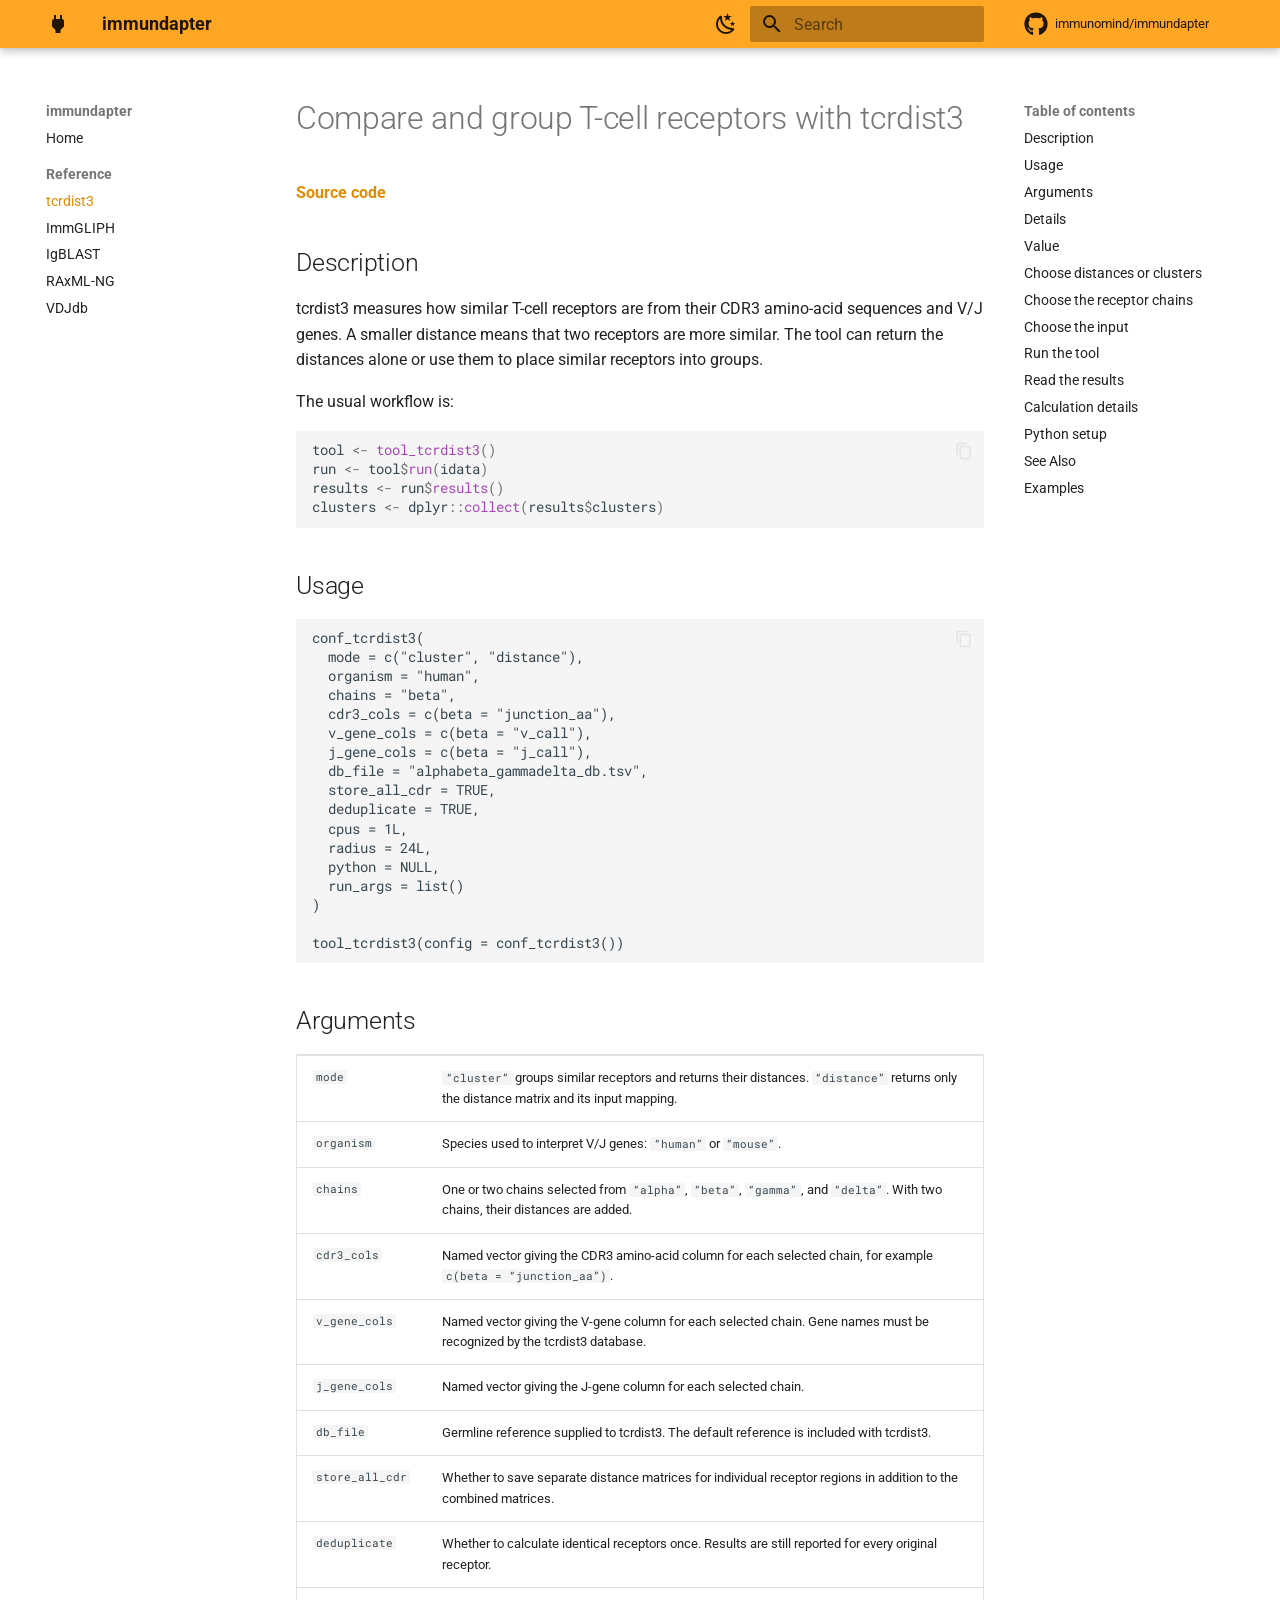
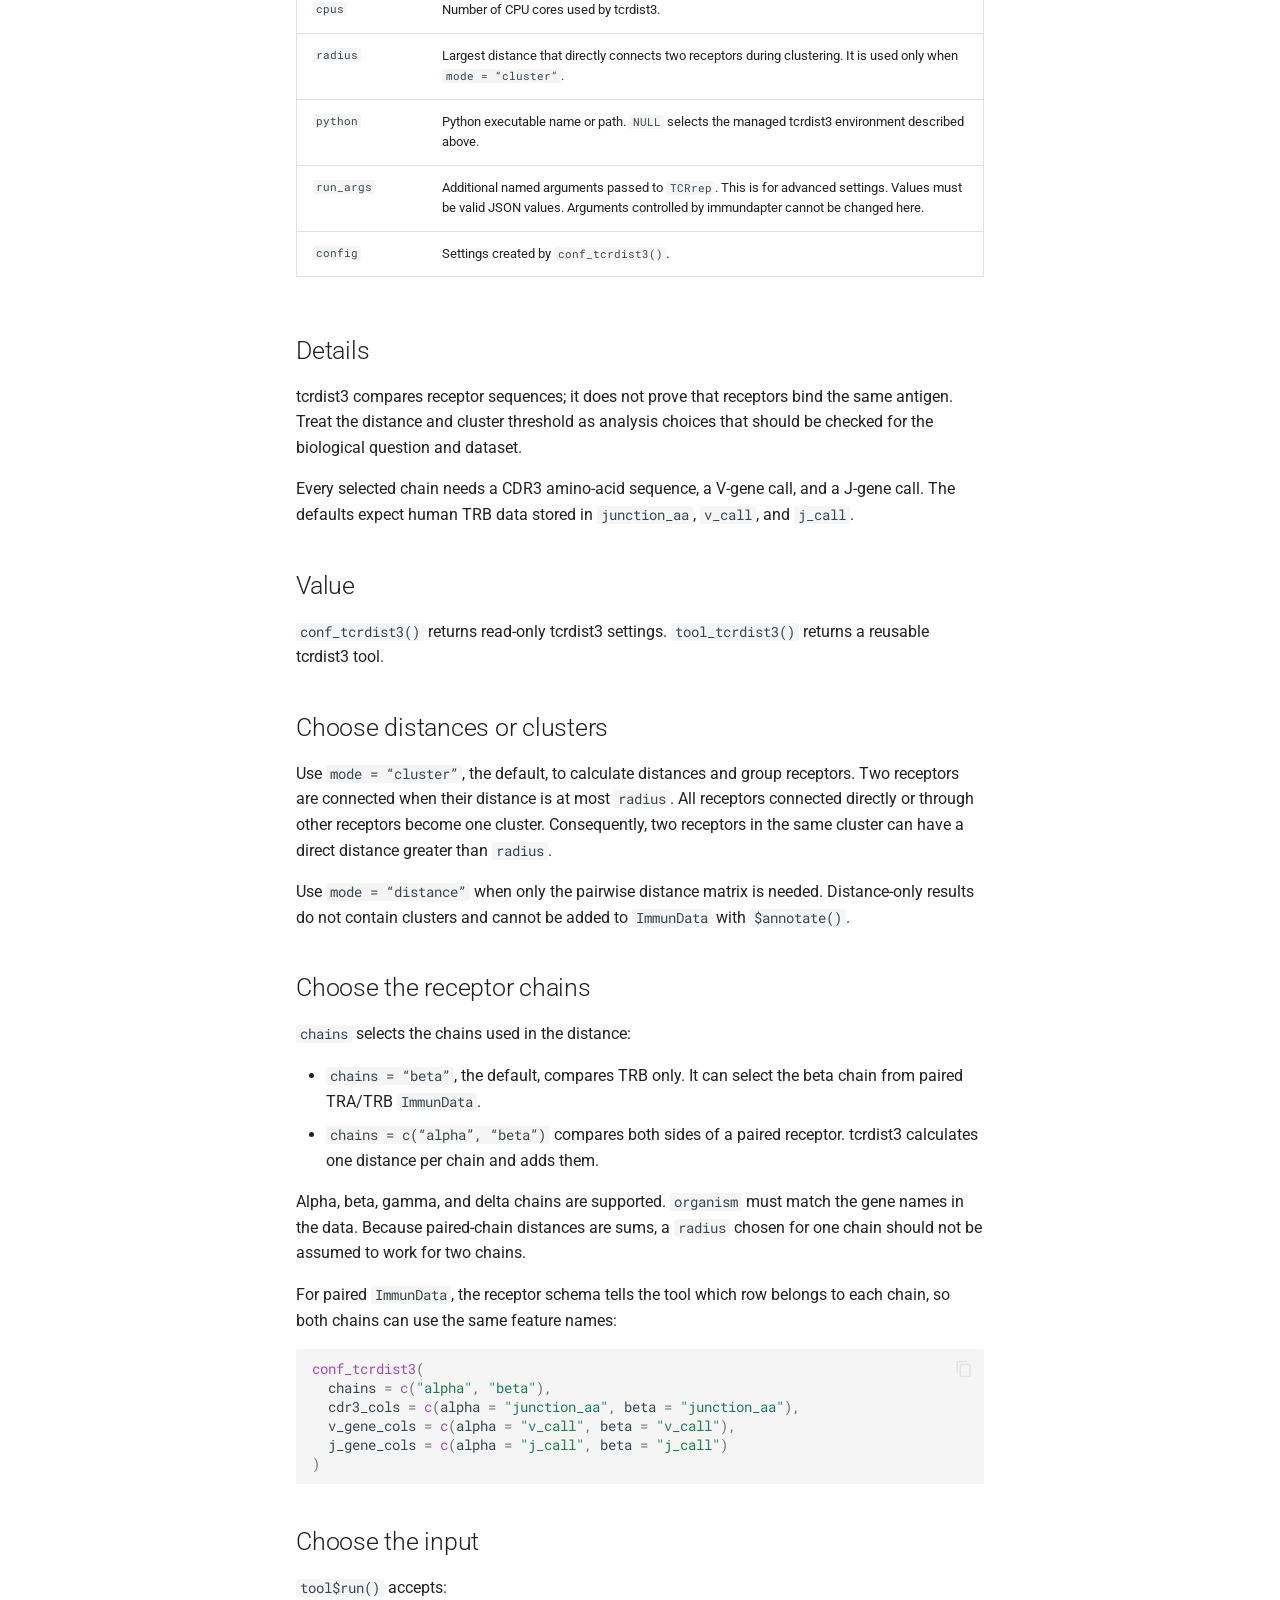
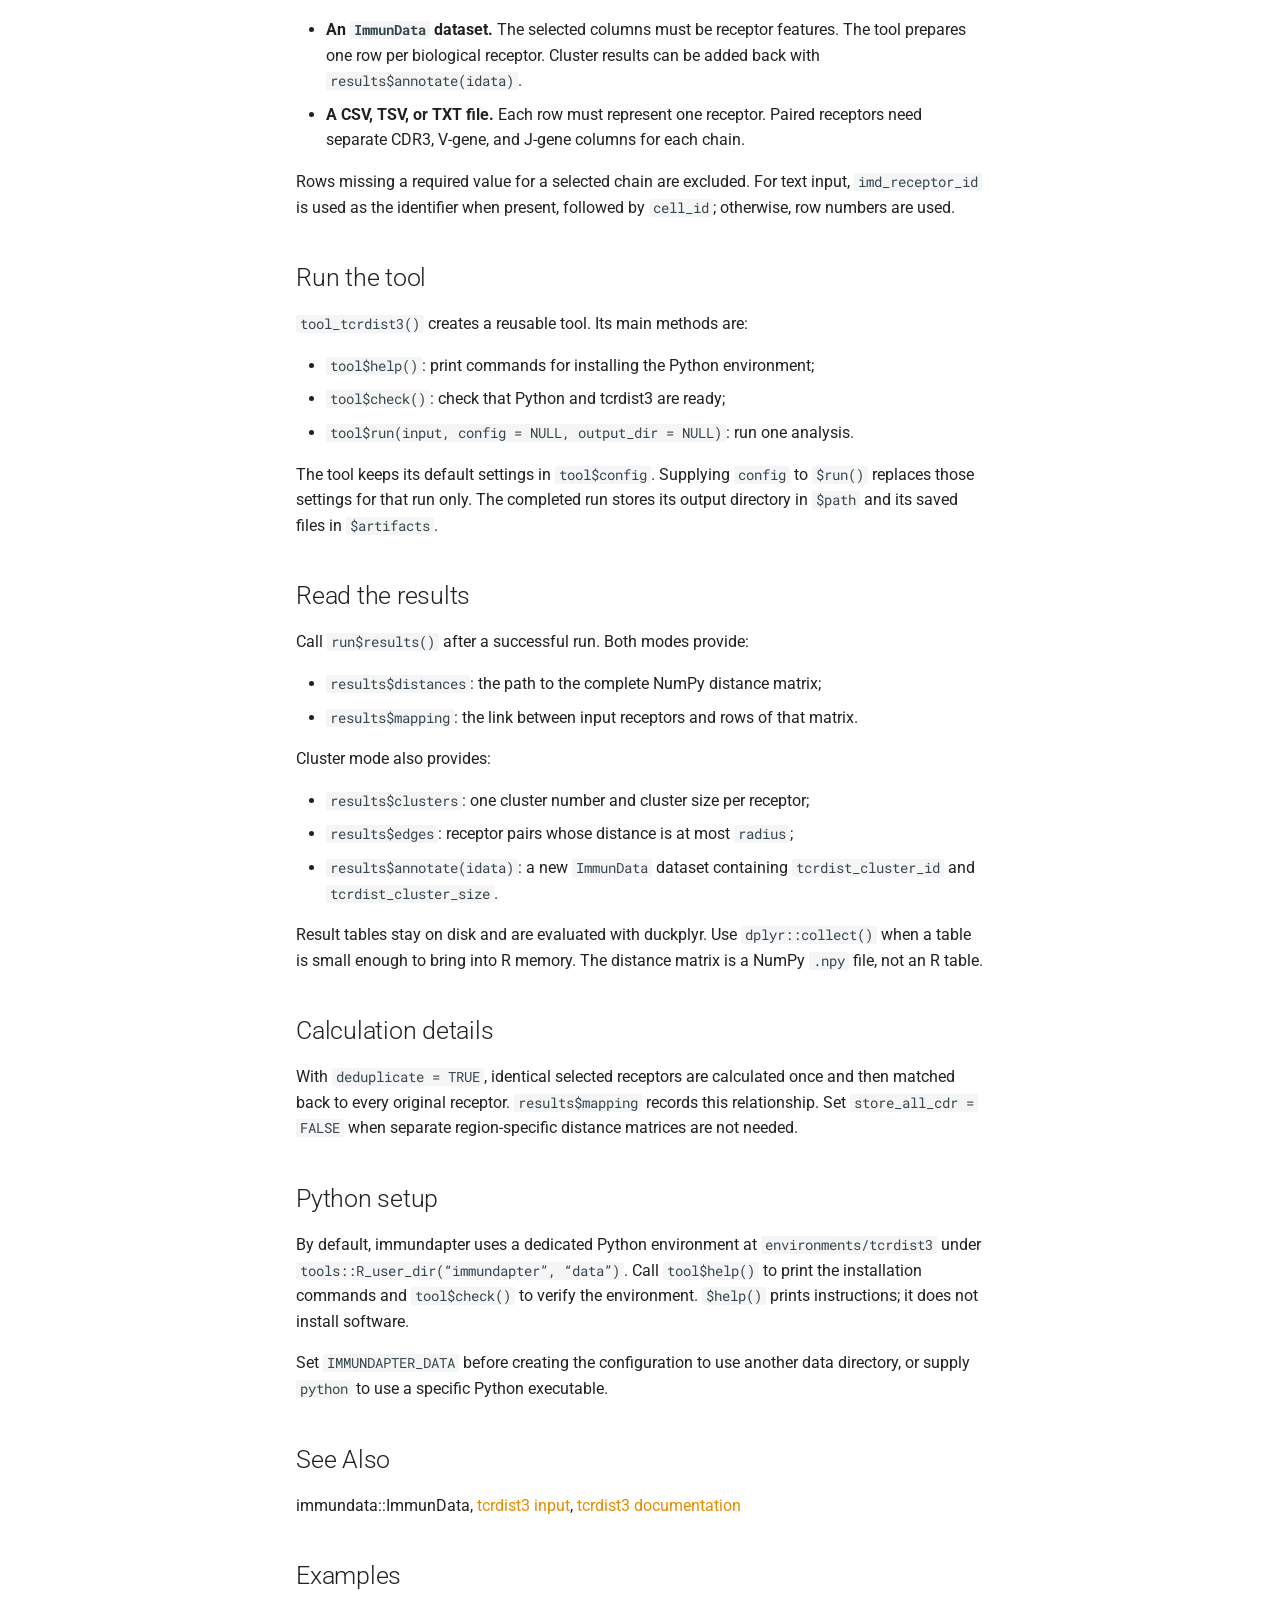
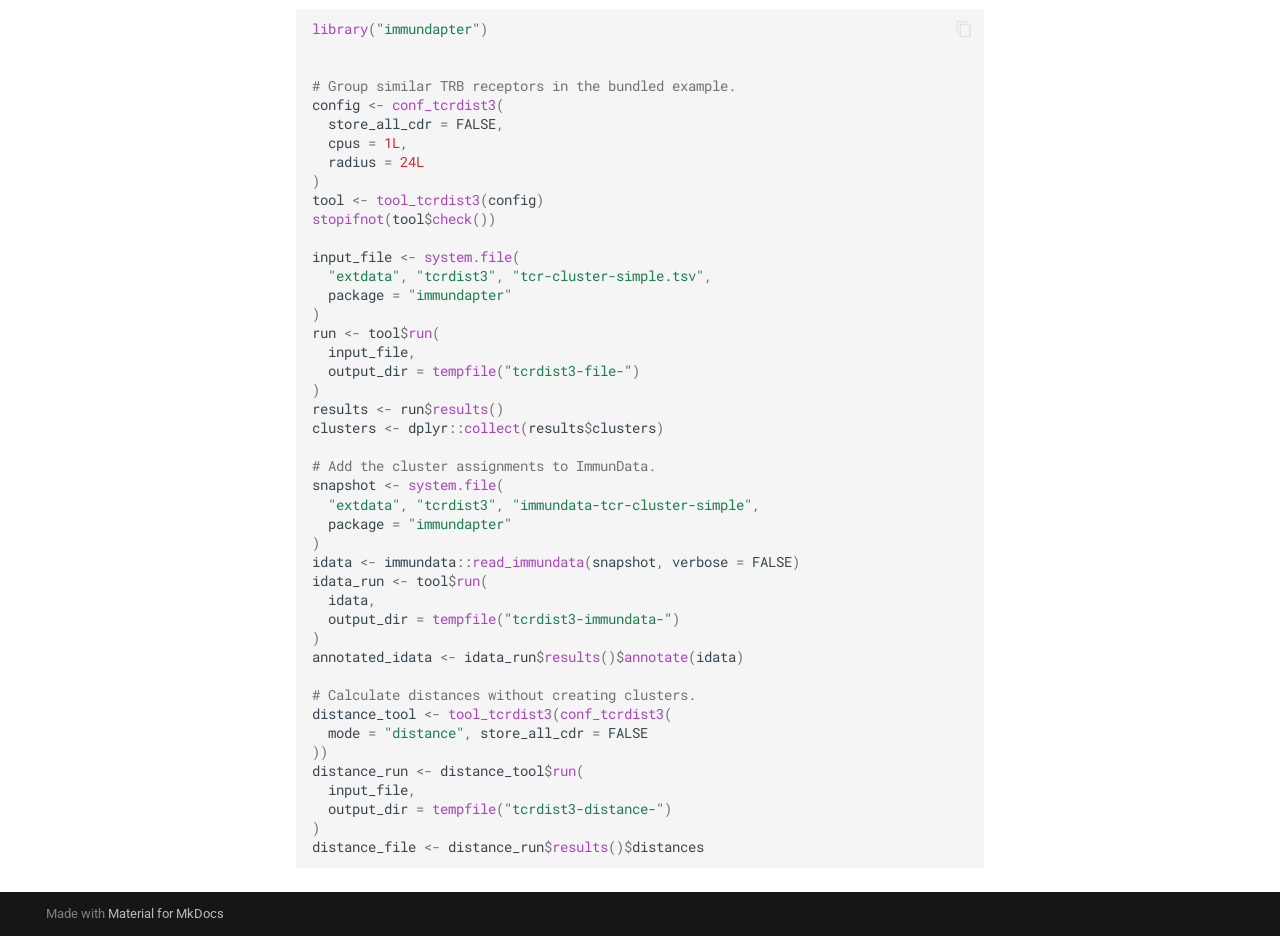
<file: man/tool_tcrdist3.html>
<!doctype html>
<html lang="en" class="no-js">
  <head>
    
      <meta charset="utf-8">
      <meta name="viewport" content="width=device-width,initial-scale=1">
      
        <meta name="description" content="Lightweight R adapters for external immune repertoire tools">
      
      
      
        <link rel="canonical" href="https://immunomind.github.io/immundapter/man/tool_tcrdist3.html">
      
      
        <link rel="prev" href="../index.html">
      
      
        <link rel="next" href="immgliph.html">
      
      
        
      
      
      <link rel="icon" href="../assets/images/favicon.png">
      <meta name="generator" content="mkdocs-1.6.1, mkdocs-material-9.8.2">
    
    
      
        <title>tcrdist3 - immundapter</title>
      
    
    
      <link rel="stylesheet" href="../assets/stylesheets/main.57a0d79d.min.css">
      
        
        <link rel="stylesheet" href="../assets/stylesheets/palette.fb2fffe2.min.css">
      
      


    
    
      
    
    
      
        
        
        <link rel="preconnect" href="https://fonts.gstatic.com" crossorigin>
        <link rel="stylesheet" href="https://fonts.googleapis.com/css?family=Roboto:300,300i,400,400i,700,700i%7CRoboto+Mono:400,400i,700,700i&display=fallback">
        <style>:root{--md-text-font:"Roboto";--md-code-font:"Roboto Mono"}</style>
      
    
    
      <link rel="stylesheet" href="../assets/stylesheets/extra.css">
    
    <script>__md_scope=new URL("..",location),__md_hash=e=>[...e].reduce(((e,_)=>(e<<5)-e+_.charCodeAt(0)),0),__md_get=(e,_=localStorage,t=__md_scope)=>JSON.parse(_.getItem(t.pathname+"."+e)),__md_set=(e,_,t=localStorage,a=__md_scope)=>{try{t.setItem(a.pathname+"."+e,JSON.stringify(_))}catch(e){}}</script>
    
      

    
    
  </head>
  
  
    
    
      
    
    
    
    
    <body dir="ltr" data-md-color-scheme="default" data-md-color-primary="orange" data-md-color-accent="deep-orange">
  
    
    <input class="md-toggle" data-md-toggle="drawer" type="checkbox" id="__drawer" autocomplete="off">
    <input class="md-toggle" data-md-toggle="search" type="checkbox" id="__search" autocomplete="off">
    <label class="md-overlay" for="__drawer"></label>
    <div data-md-component="skip">
      
        
        <a href="#compare-and-group-t-cell-receptors-with-tcrdist3" class="md-skip">
          Skip to content
        </a>
      
    </div>
    <div data-md-component="announce">
      
    </div>
    
    
      

  

<header class="md-header md-header--shadow" data-md-component="header">
  <nav class="md-header__inner md-grid" aria-label="Header">
    <a href="../index.html" title="immundapter" class="md-header__button md-logo" aria-label="immundapter" data-md-component="logo">
      
  
  <svg xmlns="http://www.w3.org/2000/svg" viewBox="0 0 24 24"><path d="M16 7V3h-2v4h-4V3H8v4C7 7 6 8 6 9v5.5L9.5 18v3h5v-3l3.5-3.5V9c0-1-1-2-2-2"/></svg>

    </a>
    <label class="md-header__button md-icon" for="__drawer">
      
      <svg xmlns="http://www.w3.org/2000/svg" viewBox="0 0 24 24"><path d="M3 6h18v2H3zm0 5h18v2H3zm0 5h18v2H3z"/></svg>
    </label>
    <div class="md-header__title" data-md-component="header-title">
      <div class="md-header__ellipsis">
        <div class="md-header__topic">
          <span class="md-ellipsis">
            immundapter
          </span>
        </div>
        <div class="md-header__topic" data-md-component="header-topic">
          <span class="md-ellipsis">
            
              tcrdist3
            
          </span>
        </div>
      </div>
    </div>
    
      
        <form class="md-header__option" data-md-component="palette">
  
    
    
    
    <input class="md-option" data-md-color-media="(prefers-color-scheme: light)" data-md-color-scheme="default" data-md-color-primary="orange" data-md-color-accent="deep-orange"  aria-label="Switch to dark mode"  type="radio" name="__palette" id="__palette_0">
    
      <label class="md-header__button md-icon" title="Switch to dark mode" for="__palette_1" hidden>
        <svg xmlns="http://www.w3.org/2000/svg" viewBox="0 0 24 24"><path d="m17.75 4.09-2.53 1.94.91 3.06-2.63-1.81-2.63 1.81.91-3.06-2.53-1.94L12.44 4l1.06-3 1.06 3zm3.5 6.91-1.64 1.25.59 1.98-1.7-1.17-1.7 1.17.59-1.98L15.75 11l2.06-.05L18.5 9l.69 1.95zm-2.28 4.95c.83-.08 1.72 1.1 1.19 1.85-.32.45-.66.87-1.08 1.27C15.17 23 8.84 23 4.94 19.07c-3.91-3.9-3.91-10.24 0-14.14.4-.4.82-.76 1.27-1.08.75-.53 1.93.36 1.85 1.19-.27 2.86.69 5.83 2.89 8.02a9.96 9.96 0 0 0 8.02 2.89m-1.64 2.02a12.08 12.08 0 0 1-7.8-3.47c-2.17-2.19-3.33-5-3.49-7.82-2.81 3.14-2.7 7.96.31 10.98 3.02 3.01 7.84 3.12 10.98.31"/></svg>
      </label>
    
  
    
    
    
    <input class="md-option" data-md-color-media="(prefers-color-scheme: dark)" data-md-color-scheme="slate" data-md-color-primary="orange" data-md-color-accent="deep-orange"  aria-label="Switch to light mode"  type="radio" name="__palette" id="__palette_1">
    
      <label class="md-header__button md-icon" title="Switch to light mode" for="__palette_0" hidden>
        <svg xmlns="http://www.w3.org/2000/svg" viewBox="0 0 24 24"><path d="M12 7a5 5 0 0 1 5 5 5 5 0 0 1-5 5 5 5 0 0 1-5-5 5 5 0 0 1 5-5m0 2a3 3 0 0 0-3 3 3 3 0 0 0 3 3 3 3 0 0 0 3-3 3 3 0 0 0-3-3m0-7 2.39 3.42C13.65 5.15 12.84 5 12 5s-1.65.15-2.39.42zM3.34 7l4.16-.35A7.2 7.2 0 0 0 5.94 8.5c-.44.74-.69 1.5-.83 2.29zm.02 10 1.76-3.77a7.131 7.131 0 0 0 2.38 4.14zM20.65 7l-1.77 3.79a7.02 7.02 0 0 0-2.38-4.15zm-.01 10-4.14.36c.59-.51 1.12-1.14 1.54-1.86.42-.73.69-1.5.83-2.29zM12 22l-2.41-3.44c.74.27 1.55.44 2.41.44.82 0 1.63-.17 2.37-.44z"/></svg>
      </label>
    
  
</form>
      
    
    
      <script>var palette=__md_get("__palette");if(palette&&palette.color){if("(prefers-color-scheme)"===palette.color.media){var media=matchMedia("(prefers-color-scheme: light)"),input=document.querySelector(media.matches?"[data-md-color-media='(prefers-color-scheme: light)']":"[data-md-color-media='(prefers-color-scheme: dark)']");palette.color.media=input.getAttribute("data-md-color-media"),palette.color.scheme=input.getAttribute("data-md-color-scheme"),palette.color.primary=input.getAttribute("data-md-color-primary"),palette.color.accent=input.getAttribute("data-md-color-accent")}for(var[key,value]of Object.entries(palette.color))document.body.setAttribute("data-md-color-"+key,value)}</script>
    
    
    
      
      
        <label class="md-header__button md-icon" for="__search">
          
          <svg xmlns="http://www.w3.org/2000/svg" viewBox="0 0 24 24"><path d="M9.5 3A6.5 6.5 0 0 1 16 9.5c0 1.61-.59 3.09-1.56 4.23l.27.27h.79l5 5-1.5 1.5-5-5v-.79l-.27-.27A6.52 6.52 0 0 1 9.5 16 6.5 6.5 0 0 1 3 9.5 6.5 6.5 0 0 1 9.5 3m0 2C7 5 5 7 5 9.5S7 14 9.5 14 14 12 14 9.5 12 5 9.5 5"/></svg>
        </label>
        <div class="md-search" data-md-component="search" role="dialog">
  <label class="md-search__overlay" for="__search"></label>
  <div class="md-search__inner" role="search">
    <form class="md-search__form" name="search">
      <input type="text" class="md-search__input" name="query" aria-label="Search" placeholder="Search" autocapitalize="off" autocorrect="off" autocomplete="off" spellcheck="false" data-md-component="search-query" required>
      <label class="md-search__icon md-icon" for="__search">
        
        <svg xmlns="http://www.w3.org/2000/svg" viewBox="0 0 24 24"><path d="M9.5 3A6.5 6.5 0 0 1 16 9.5c0 1.61-.59 3.09-1.56 4.23l.27.27h.79l5 5-1.5 1.5-5-5v-.79l-.27-.27A6.52 6.52 0 0 1 9.5 16 6.5 6.5 0 0 1 3 9.5 6.5 6.5 0 0 1 9.5 3m0 2C7 5 5 7 5 9.5S7 14 9.5 14 14 12 14 9.5 12 5 9.5 5"/></svg>
        
        <svg xmlns="http://www.w3.org/2000/svg" viewBox="0 0 24 24"><path d="M20 11v2H8l5.5 5.5-1.42 1.42L4.16 12l7.92-7.92L13.5 5.5 8 11z"/></svg>
      </label>
      <nav class="md-search__options" aria-label="Search">
        
        <button type="reset" class="md-search__icon md-icon" title="Clear" aria-label="Clear" tabindex="-1">
          
          <svg xmlns="http://www.w3.org/2000/svg" viewBox="0 0 24 24"><path d="M19 6.41 17.59 5 12 10.59 6.41 5 5 6.41 10.59 12 5 17.59 6.41 19 12 13.41 17.59 19 19 17.59 13.41 12z"/></svg>
        </button>
      </nav>
      
    </form>
    <div class="md-search__output">
      <div class="md-search__scrollwrap" tabindex="0" data-md-scrollfix>
        <div class="md-search-result" data-md-component="search-result">
          <div class="md-search-result__meta">
            Initializing search
          </div>
          <ol class="md-search-result__list" role="presentation"></ol>
        </div>
      </div>
    </div>
  </div>
</div>
      
    
    
      <div class="md-header__source">
        <a href="https://github.com/immunomind/immundapter" title="Go to repository" class="md-source" data-md-component="source">
  <div class="md-source__icon md-icon">
    
    <svg xmlns="http://www.w3.org/2000/svg" viewBox="0 0 512 512"><!--! Font Awesome Free 7.1.0 by @fontawesome - https://fontawesome.com License - https://fontawesome.com/license/free (Icons: CC BY 4.0, Fonts: SIL OFL 1.1, Code: MIT License) Copyright 2025 Fonticons, Inc.--><path d="M173.9 397.4c0 2-2.3 3.6-5.2 3.6-3.3.3-5.6-1.3-5.6-3.6 0-2 2.3-3.6 5.2-3.6 3-.3 5.6 1.3 5.6 3.6m-31.1-4.5c-.7 2 1.3 4.3 4.3 4.9 2.6 1 5.6 0 6.2-2s-1.3-4.3-4.3-5.2c-2.6-.7-5.5.3-6.2 2.3m44.2-1.7c-2.9.7-4.9 2.6-4.6 4.9.3 2 2.9 3.3 5.9 2.6 2.9-.7 4.9-2.6 4.6-4.6-.3-1.9-3-3.2-5.9-2.9M252.8 8C114.1 8 8 113.3 8 252c0 110.9 69.8 205.8 169.5 239.2 12.8 2.3 17.3-5.6 17.3-12.1 0-6.2-.3-40.4-.3-61.4 0 0-70 15-84.7-29.8 0 0-11.4-29.1-27.8-36.6 0 0-22.9-15.7 1.6-15.4 0 0 24.9 2 38.6 25.8 21.9 38.6 58.6 27.5 72.9 20.9 2.3-16 8.8-27.1 16-33.7-55.9-6.2-112.3-14.3-112.3-110.5 0-27.5 7.6-41.3 23.6-58.9-2.6-6.5-11.1-33.3 2.6-67.9 20.9-6.5 69 27 69 27 20-5.6 41.5-8.5 62.8-8.5s42.8 2.9 62.8 8.5c0 0 48.1-33.6 69-27 13.7 34.7 5.2 61.4 2.6 67.9 16 17.7 25.8 31.5 25.8 58.9 0 96.5-58.9 104.2-114.8 110.5 9.2 7.9 17 22.9 17 46.4 0 33.7-.3 75.4-.3 83.6 0 6.5 4.6 14.4 17.3 12.1C436.2 457.8 504 362.9 504 252 504 113.3 391.5 8 252.8 8M105.2 352.9c-1.3 1-1 3.3.7 5.2 1.6 1.6 3.9 2.3 5.2 1 1.3-1 1-3.3-.7-5.2-1.6-1.6-3.9-2.3-5.2-1m-10.8-8.1c-.7 1.3.3 2.9 2.3 3.9 1.6 1 3.6.7 4.3-.7.7-1.3-.3-2.9-2.3-3.9-2-.6-3.6-.3-4.3.7m32.4 35.6c-1.6 1.3-1 4.3 1.3 6.2 2.3 2.3 5.2 2.6 6.5 1 1.3-1.3.7-4.3-1.3-6.2-2.2-2.3-5.2-2.6-6.5-1m-11.4-14.7c-1.6 1-1.6 3.6 0 5.9s4.3 3.3 5.6 2.3c1.6-1.3 1.6-3.9 0-6.2-1.4-2.3-4-3.3-5.6-2"/></svg>
  </div>
  <div class="md-source__repository">
    immunomind/immundapter
  </div>
</a>
      </div>
    
  </nav>
  
</header>
    
    <div class="md-container" data-md-component="container">
      
      
        
          
        
      
      <main class="md-main" data-md-component="main">
        <div class="md-main__inner md-grid">
          
            
              
              <div class="md-sidebar md-sidebar--primary" data-md-component="sidebar" data-md-type="navigation" >
                <div class="md-sidebar__scrollwrap">
                  <div class="md-sidebar__inner">
                    



<nav class="md-nav md-nav--primary" aria-label="Navigation" data-md-level="0">
  <label class="md-nav__title" for="__drawer">
    <a href="../index.html" title="immundapter" class="md-nav__button md-logo" aria-label="immundapter" data-md-component="logo">
      
  
  <svg xmlns="http://www.w3.org/2000/svg" viewBox="0 0 24 24"><path d="M16 7V3h-2v4h-4V3H8v4C7 7 6 8 6 9v5.5L9.5 18v3h5v-3l3.5-3.5V9c0-1-1-2-2-2"/></svg>

    </a>
    immundapter
  </label>
  
    <div class="md-nav__source">
      <a href="https://github.com/immunomind/immundapter" title="Go to repository" class="md-source" data-md-component="source">
  <div class="md-source__icon md-icon">
    
    <svg xmlns="http://www.w3.org/2000/svg" viewBox="0 0 512 512"><!--! Font Awesome Free 7.1.0 by @fontawesome - https://fontawesome.com License - https://fontawesome.com/license/free (Icons: CC BY 4.0, Fonts: SIL OFL 1.1, Code: MIT License) Copyright 2025 Fonticons, Inc.--><path d="M173.9 397.4c0 2-2.3 3.6-5.2 3.6-3.3.3-5.6-1.3-5.6-3.6 0-2 2.3-3.6 5.2-3.6 3-.3 5.6 1.3 5.6 3.6m-31.1-4.5c-.7 2 1.3 4.3 4.3 4.9 2.6 1 5.6 0 6.2-2s-1.3-4.3-4.3-5.2c-2.6-.7-5.5.3-6.2 2.3m44.2-1.7c-2.9.7-4.9 2.6-4.6 4.9.3 2 2.9 3.3 5.9 2.6 2.9-.7 4.9-2.6 4.6-4.6-.3-1.9-3-3.2-5.9-2.9M252.8 8C114.1 8 8 113.3 8 252c0 110.9 69.8 205.8 169.5 239.2 12.8 2.3 17.3-5.6 17.3-12.1 0-6.2-.3-40.4-.3-61.4 0 0-70 15-84.7-29.8 0 0-11.4-29.1-27.8-36.6 0 0-22.9-15.7 1.6-15.4 0 0 24.9 2 38.6 25.8 21.9 38.6 58.6 27.5 72.9 20.9 2.3-16 8.8-27.1 16-33.7-55.9-6.2-112.3-14.3-112.3-110.5 0-27.5 7.6-41.3 23.6-58.9-2.6-6.5-11.1-33.3 2.6-67.9 20.9-6.5 69 27 69 27 20-5.6 41.5-8.5 62.8-8.5s42.8 2.9 62.8 8.5c0 0 48.1-33.6 69-27 13.7 34.7 5.2 61.4 2.6 67.9 16 17.7 25.8 31.5 25.8 58.9 0 96.5-58.9 104.2-114.8 110.5 9.2 7.9 17 22.9 17 46.4 0 33.7-.3 75.4-.3 83.6 0 6.5 4.6 14.4 17.3 12.1C436.2 457.8 504 362.9 504 252 504 113.3 391.5 8 252.8 8M105.2 352.9c-1.3 1-1 3.3.7 5.2 1.6 1.6 3.9 2.3 5.2 1 1.3-1 1-3.3-.7-5.2-1.6-1.6-3.9-2.3-5.2-1m-10.8-8.1c-.7 1.3.3 2.9 2.3 3.9 1.6 1 3.6.7 4.3-.7.7-1.3-.3-2.9-2.3-3.9-2-.6-3.6-.3-4.3.7m32.4 35.6c-1.6 1.3-1 4.3 1.3 6.2 2.3 2.3 5.2 2.6 6.5 1 1.3-1.3.7-4.3-1.3-6.2-2.2-2.3-5.2-2.6-6.5-1m-11.4-14.7c-1.6 1-1.6 3.6 0 5.9s4.3 3.3 5.6 2.3c1.6-1.3 1.6-3.9 0-6.2-1.4-2.3-4-3.3-5.6-2"/></svg>
  </div>
  <div class="md-source__repository">
    immunomind/immundapter
  </div>
</a>
    </div>
  
  <ul class="md-nav__list" data-md-scrollfix>
    
      
      
  
  
  
  
    <li class="md-nav__item">
      <a href="../index.html" class="md-nav__link">
        
  
  
  <span class="md-ellipsis">
    
  
    Home
  

    
  </span>
  
  

      </a>
    </li>
  

    
      
      
  
  
    
  
  
  
    
    
    
    
      
        
        
      
    
    
    <li class="md-nav__item md-nav__item--active md-nav__item--section md-nav__item--nested">
      
        
        
        <input class="md-nav__toggle md-toggle " type="checkbox" id="__nav_2" checked>
        
          
          <label class="md-nav__link" for="__nav_2" id="__nav_2_label" tabindex="">
            
  
  
  <span class="md-ellipsis">
    
  
    Reference
  

    
  </span>
  
  

            <span class="md-nav__icon md-icon"></span>
          </label>
        
        <nav class="md-nav" data-md-level="1" aria-labelledby="__nav_2_label" aria-expanded="true">
          <label class="md-nav__title" for="__nav_2">
            <span class="md-nav__icon md-icon"></span>
            
  
    Reference
  

          </label>
          <ul class="md-nav__list" data-md-scrollfix>
            
              
                
  
  
    
  
  
  
    <li class="md-nav__item md-nav__item--active">
      
      <input class="md-nav__toggle md-toggle" type="checkbox" id="__toc">
      
      
        
      
      
        <label class="md-nav__link md-nav__link--active" for="__toc">
          
  
  
  <span class="md-ellipsis">
    
  
    tcrdist3
  

    
  </span>
  
  

          <span class="md-nav__icon md-icon"></span>
        </label>
      
      <a href="tool_tcrdist3.html" class="md-nav__link md-nav__link--active">
        
  
  
  <span class="md-ellipsis">
    
  
    tcrdist3
  

    
  </span>
  
  

      </a>
      
        

<nav class="md-nav md-nav--secondary" aria-label="Table of contents">
  
  
  
    
  
  
    <label class="md-nav__title" for="__toc">
      <span class="md-nav__icon md-icon"></span>
      Table of contents
    </label>
    <ul class="md-nav__list" data-md-component="toc" data-md-scrollfix>
      
        <li class="md-nav__item">
  <a href="#description" class="md-nav__link">
    <span class="md-ellipsis">
      
        Description
      
    </span>
  </a>
  
</li>
      
        <li class="md-nav__item">
  <a href="#usage" class="md-nav__link">
    <span class="md-ellipsis">
      
        Usage
      
    </span>
  </a>
  
</li>
      
        <li class="md-nav__item">
  <a href="#arguments" class="md-nav__link">
    <span class="md-ellipsis">
      
        Arguments
      
    </span>
  </a>
  
</li>
      
        <li class="md-nav__item">
  <a href="#details" class="md-nav__link">
    <span class="md-ellipsis">
      
        Details
      
    </span>
  </a>
  
</li>
      
        <li class="md-nav__item">
  <a href="#value" class="md-nav__link">
    <span class="md-ellipsis">
      
        Value
      
    </span>
  </a>
  
</li>
      
        <li class="md-nav__item">
  <a href="#choose-distances-or-clusters" class="md-nav__link">
    <span class="md-ellipsis">
      
        Choose distances or clusters
      
    </span>
  </a>
  
</li>
      
        <li class="md-nav__item">
  <a href="#choose-the-receptor-chains" class="md-nav__link">
    <span class="md-ellipsis">
      
        Choose the receptor chains
      
    </span>
  </a>
  
</li>
      
        <li class="md-nav__item">
  <a href="#choose-the-input" class="md-nav__link">
    <span class="md-ellipsis">
      
        Choose the input
      
    </span>
  </a>
  
</li>
      
        <li class="md-nav__item">
  <a href="#run-the-tool" class="md-nav__link">
    <span class="md-ellipsis">
      
        Run the tool
      
    </span>
  </a>
  
</li>
      
        <li class="md-nav__item">
  <a href="#read-the-results" class="md-nav__link">
    <span class="md-ellipsis">
      
        Read the results
      
    </span>
  </a>
  
</li>
      
        <li class="md-nav__item">
  <a href="#calculation-details" class="md-nav__link">
    <span class="md-ellipsis">
      
        Calculation details
      
    </span>
  </a>
  
</li>
      
        <li class="md-nav__item">
  <a href="#python-setup" class="md-nav__link">
    <span class="md-ellipsis">
      
        Python setup
      
    </span>
  </a>
  
</li>
      
        <li class="md-nav__item">
  <a href="#see-also" class="md-nav__link">
    <span class="md-ellipsis">
      
        See Also
      
    </span>
  </a>
  
</li>
      
        <li class="md-nav__item">
  <a href="#examples" class="md-nav__link">
    <span class="md-ellipsis">
      
        Examples
      
    </span>
  </a>
  
</li>
      
    </ul>
  
</nav>
      
    </li>
  

              
            
              
                
  
  
  
  
    <li class="md-nav__item">
      <a href="immgliph.html" class="md-nav__link">
        
  
  
  <span class="md-ellipsis">
    
  
    ImmGLIPH
  

    
  </span>
  
  

      </a>
    </li>
  

              
            
              
                
  
  
  
  
    <li class="md-nav__item">
      <a href="tool_igblast.html" class="md-nav__link">
        
  
  
  <span class="md-ellipsis">
    
  
    IgBLAST
  

    
  </span>
  
  

      </a>
    </li>
  

              
            
              
                
  
  
  
  
    <li class="md-nav__item">
      <a href="raxml-ng.html" class="md-nav__link">
        
  
  
  <span class="md-ellipsis">
    
  
    RAxML-NG
  

    
  </span>
  
  

      </a>
    </li>
  

              
            
              
                
  
  
  
  
    <li class="md-nav__item">
      <a href="data_vdjdb.html" class="md-nav__link">
        
  
  
  <span class="md-ellipsis">
    
  
    VDJdb
  

    
  </span>
  
  

      </a>
    </li>
  

              
            
          </ul>
        </nav>
      
    </li>
  

    
  </ul>
</nav>
                  </div>
                </div>
              </div>
            
            
              
              <div class="md-sidebar md-sidebar--secondary" data-md-component="sidebar" data-md-type="toc" >
                <div class="md-sidebar__scrollwrap">
                  <div class="md-sidebar__inner">
                    

<nav class="md-nav md-nav--secondary" aria-label="Table of contents">
  
  
  
    
  
  
    <label class="md-nav__title" for="__toc">
      <span class="md-nav__icon md-icon"></span>
      Table of contents
    </label>
    <ul class="md-nav__list" data-md-component="toc" data-md-scrollfix>
      
        <li class="md-nav__item">
  <a href="#description" class="md-nav__link">
    <span class="md-ellipsis">
      
        Description
      
    </span>
  </a>
  
</li>
      
        <li class="md-nav__item">
  <a href="#usage" class="md-nav__link">
    <span class="md-ellipsis">
      
        Usage
      
    </span>
  </a>
  
</li>
      
        <li class="md-nav__item">
  <a href="#arguments" class="md-nav__link">
    <span class="md-ellipsis">
      
        Arguments
      
    </span>
  </a>
  
</li>
      
        <li class="md-nav__item">
  <a href="#details" class="md-nav__link">
    <span class="md-ellipsis">
      
        Details
      
    </span>
  </a>
  
</li>
      
        <li class="md-nav__item">
  <a href="#value" class="md-nav__link">
    <span class="md-ellipsis">
      
        Value
      
    </span>
  </a>
  
</li>
      
        <li class="md-nav__item">
  <a href="#choose-distances-or-clusters" class="md-nav__link">
    <span class="md-ellipsis">
      
        Choose distances or clusters
      
    </span>
  </a>
  
</li>
      
        <li class="md-nav__item">
  <a href="#choose-the-receptor-chains" class="md-nav__link">
    <span class="md-ellipsis">
      
        Choose the receptor chains
      
    </span>
  </a>
  
</li>
      
        <li class="md-nav__item">
  <a href="#choose-the-input" class="md-nav__link">
    <span class="md-ellipsis">
      
        Choose the input
      
    </span>
  </a>
  
</li>
      
        <li class="md-nav__item">
  <a href="#run-the-tool" class="md-nav__link">
    <span class="md-ellipsis">
      
        Run the tool
      
    </span>
  </a>
  
</li>
      
        <li class="md-nav__item">
  <a href="#read-the-results" class="md-nav__link">
    <span class="md-ellipsis">
      
        Read the results
      
    </span>
  </a>
  
</li>
      
        <li class="md-nav__item">
  <a href="#calculation-details" class="md-nav__link">
    <span class="md-ellipsis">
      
        Calculation details
      
    </span>
  </a>
  
</li>
      
        <li class="md-nav__item">
  <a href="#python-setup" class="md-nav__link">
    <span class="md-ellipsis">
      
        Python setup
      
    </span>
  </a>
  
</li>
      
        <li class="md-nav__item">
  <a href="#see-also" class="md-nav__link">
    <span class="md-ellipsis">
      
        See Also
      
    </span>
  </a>
  
</li>
      
        <li class="md-nav__item">
  <a href="#examples" class="md-nav__link">
    <span class="md-ellipsis">
      
        Examples
      
    </span>
  </a>
  
</li>
      
    </ul>
  
</nav>
                  </div>
                </div>
              </div>
            
          
          
            <div class="md-content" data-md-component="content">
              
              <article class="md-content__inner md-typeset">
                
                  


  
  


<h1 id="compare-and-group-t-cell-receptors-with-tcrdist3">Compare and group T-cell receptors with tcrdist3</h1>
<p><a href="https://github.com/immunomind/immundapter/tree/main/R/tcrdist3.R#L243"><strong>Source code</strong></a></p>
<h2 id="description">Description</h2>
<p>tcrdist3 measures how similar T-cell receptors are from their CDR3
amino-acid sequences and V/J genes. A smaller distance means that two
receptors are more similar. The tool can return the distances alone or
use them to place similar receptors into groups.</p>
<p>The usual workflow is:</p>
<div class="highlight"><pre><span></span><code><a id="__codelineno-0-1" name="__codelineno-0-1" href="#__codelineno-0-1"></a><span class="n">tool</span><span class="w"> </span><span class="o">&lt;-</span><span class="w"> </span><span class="nf">tool_tcrdist3</span><span class="p">()</span>
<a id="__codelineno-0-2" name="__codelineno-0-2" href="#__codelineno-0-2"></a><span class="n">run</span><span class="w"> </span><span class="o">&lt;-</span><span class="w"> </span><span class="n">tool</span><span class="o">$</span><span class="nf">run</span><span class="p">(</span><span class="n">idata</span><span class="p">)</span>
<a id="__codelineno-0-3" name="__codelineno-0-3" href="#__codelineno-0-3"></a><span class="n">results</span><span class="w"> </span><span class="o">&lt;-</span><span class="w"> </span><span class="n">run</span><span class="o">$</span><span class="nf">results</span><span class="p">()</span>
<a id="__codelineno-0-4" name="__codelineno-0-4" href="#__codelineno-0-4"></a><span class="n">clusters</span><span class="w"> </span><span class="o">&lt;-</span><span class="w"> </span><span class="n">dplyr</span><span class="o">::</span><span class="nf">collect</span><span class="p">(</span><span class="n">results</span><span class="o">$</span><span class="n">clusters</span><span class="p">)</span>
</code></pre></div>
<h2 id="usage">Usage</h2>
<pre><code class='language-R'>conf_tcrdist3(
  mode = c("cluster", "distance"),
  organism = "human",
  chains = "beta",
  cdr3_cols = c(beta = "junction_aa"),
  v_gene_cols = c(beta = "v_call"),
  j_gene_cols = c(beta = "j_call"),
  db_file = "alphabeta_gammadelta_db.tsv",
  store_all_cdr = TRUE,
  deduplicate = TRUE,
  cpus = 1L,
  radius = 24L,
  python = NULL,
  run_args = list()
)

tool_tcrdist3(config = conf_tcrdist3())
</code></pre>

<h2 id="arguments">Arguments</h2>
<table role="presentation">
<tr>
<td style="white-space: nowrap; font-family: monospace; vertical-align: top">
<code id="mode">mode</code>
</td>
<td>
<code>“cluster”</code> groups similar receptors and returns their
distances. <code>“distance”</code> returns only the distance matrix and
its input mapping.
</td>
</tr>
<tr>
<td style="white-space: nowrap; font-family: monospace; vertical-align: top">
<code id="organism">organism</code>
</td>
<td>
Species used to interpret V/J genes: <code>“human”</code> or
<code>“mouse”</code>.
</td>
</tr>
<tr>
<td style="white-space: nowrap; font-family: monospace; vertical-align: top">
<code id="chains">chains</code>
</td>
<td>
One or two chains selected from <code>“alpha”</code>,
<code>“beta”</code>, <code>“gamma”</code>, and <code>“delta”</code>.
With two chains, their distances are added.
</td>
</tr>
<tr>
<td style="white-space: nowrap; font-family: monospace; vertical-align: top">
<code id="cdr3_cols">cdr3_cols</code>
</td>
<td>
Named vector giving the CDR3 amino-acid column for each selected chain,
for example <code>c(beta = “junction_aa”)</code>.
</td>
</tr>
<tr>
<td style="white-space: nowrap; font-family: monospace; vertical-align: top">
<code id="v_gene_cols">v_gene_cols</code>
</td>
<td>
Named vector giving the V-gene column for each selected chain. Gene
names must be recognized by the tcrdist3 database.
</td>
</tr>
<tr>
<td style="white-space: nowrap; font-family: monospace; vertical-align: top">
<code id="j_gene_cols">j_gene_cols</code>
</td>
<td>
Named vector giving the J-gene column for each selected chain.
</td>
</tr>
<tr>
<td style="white-space: nowrap; font-family: monospace; vertical-align: top">
<code id="db_file">db_file</code>
</td>
<td>
Germline reference supplied to tcrdist3. The default reference is
included with tcrdist3.
</td>
</tr>
<tr>
<td style="white-space: nowrap; font-family: monospace; vertical-align: top">
<code id="store_all_cdr">store_all_cdr</code>
</td>
<td>
Whether to save separate distance matrices for individual receptor
regions in addition to the combined matrices.
</td>
</tr>
<tr>
<td style="white-space: nowrap; font-family: monospace; vertical-align: top">
<code id="deduplicate">deduplicate</code>
</td>
<td>
Whether to calculate identical receptors once. Results are still
reported for every original receptor.
</td>
</tr>
<tr>
<td style="white-space: nowrap; font-family: monospace; vertical-align: top">
<code id="cpus">cpus</code>
</td>
<td>
Number of CPU cores used by tcrdist3.
</td>
</tr>
<tr>
<td style="white-space: nowrap; font-family: monospace; vertical-align: top">
<code id="radius">radius</code>
</td>
<td>
Largest distance that directly connects two receptors during clustering.
It is used only when <code>mode = “cluster”</code>.
</td>
</tr>
<tr>
<td style="white-space: nowrap; font-family: monospace; vertical-align: top">
<code id="python">python</code>
</td>
<td>
Python executable name or path. <code>NULL</code> selects the managed
tcrdist3 environment described above.
</td>
</tr>
<tr>
<td style="white-space: nowrap; font-family: monospace; vertical-align: top">
<code id="run_args">run_args</code>
</td>
<td>
Additional named arguments passed to <code>TCRrep</code>. This is for
advanced settings. Values must be valid JSON values. Arguments
controlled by immundapter cannot be changed here.
</td>
</tr>
<tr>
<td style="white-space: nowrap; font-family: monospace; vertical-align: top">
<code id="config">config</code>
</td>
<td>
Settings created by <code>conf_tcrdist3()</code>.
</td>
</tr>
</table>

<h2 id="details">Details</h2>
<p>tcrdist3 compares receptor sequences; it does not prove that receptors
bind the same antigen. Treat the distance and cluster threshold as
analysis choices that should be checked for the biological question and
dataset.</p>
<p>Every selected chain needs a CDR3 amino-acid sequence, a V-gene call,
and a J-gene call. The defaults expect human TRB data stored in
<code>junction_aa</code>, <code>v_call</code>, and <code>j_call</code>.</p>
<h2 id="value">Value</h2>
<p><code>conf_tcrdist3()</code> returns read-only tcrdist3 settings.
<code>tool_tcrdist3()</code> returns a reusable tcrdist3 tool.</p>
<h2 id="choose-distances-or-clusters">Choose distances or clusters</h2>
<p>Use <code>mode = “cluster”</code>, the default, to calculate distances
and group receptors. Two receptors are connected when their distance is
at most <code>radius</code>. All receptors connected directly or through
other receptors become one cluster. Consequently, two receptors in the
same cluster can have a direct distance greater than
<code>radius</code>.</p>
<p>Use <code>mode = “distance”</code> when only the pairwise distance
matrix is needed. Distance-only results do not contain clusters and
cannot be added to <code>ImmunData</code> with
<code style="white-space: pre;">$annotate()</code>.</p>
<h2 id="choose-the-receptor-chains">Choose the receptor chains</h2>
<p><code>chains</code> selects the chains used in the distance:</p>
<ul>
<li>

<code>chains = “beta”</code>, the default, compares TRB only. It can
select the beta chain from paired TRA/TRB <code>ImmunData</code>.

</li>
<li>

<code>chains = c(“alpha”, “beta”)</code> compares both sides of a paired
receptor. tcrdist3 calculates one distance per chain and adds them.

</li>
</ul>

<p>Alpha, beta, gamma, and delta chains are supported.
<code>organism</code> must match the gene names in the data. Because
paired-chain distances are sums, a <code>radius</code> chosen for one
chain should not be assumed to work for two chains.</p>
<p>For paired <code>ImmunData</code>, the receptor schema tells the tool
which row belongs to each chain, so both chains can use the same feature
names:</p>
<div class="highlight"><pre><span></span><code><a id="__codelineno-1-1" name="__codelineno-1-1" href="#__codelineno-1-1"></a><span class="nf">conf_tcrdist3</span><span class="p">(</span>
<a id="__codelineno-1-2" name="__codelineno-1-2" href="#__codelineno-1-2"></a><span class="w">  </span><span class="n">chains</span><span class="w"> </span><span class="o">=</span><span class="w"> </span><span class="nf">c</span><span class="p">(</span><span class="s">"alpha"</span><span class="p">,</span><span class="w"> </span><span class="s">"beta"</span><span class="p">),</span>
<a id="__codelineno-1-3" name="__codelineno-1-3" href="#__codelineno-1-3"></a><span class="w">  </span><span class="n">cdr3_cols</span><span class="w"> </span><span class="o">=</span><span class="w"> </span><span class="nf">c</span><span class="p">(</span><span class="n">alpha</span><span class="w"> </span><span class="o">=</span><span class="w"> </span><span class="s">"junction_aa"</span><span class="p">,</span><span class="w"> </span><span class="n">beta</span><span class="w"> </span><span class="o">=</span><span class="w"> </span><span class="s">"junction_aa"</span><span class="p">),</span>
<a id="__codelineno-1-4" name="__codelineno-1-4" href="#__codelineno-1-4"></a><span class="w">  </span><span class="n">v_gene_cols</span><span class="w"> </span><span class="o">=</span><span class="w"> </span><span class="nf">c</span><span class="p">(</span><span class="n">alpha</span><span class="w"> </span><span class="o">=</span><span class="w"> </span><span class="s">"v_call"</span><span class="p">,</span><span class="w"> </span><span class="n">beta</span><span class="w"> </span><span class="o">=</span><span class="w"> </span><span class="s">"v_call"</span><span class="p">),</span>
<a id="__codelineno-1-5" name="__codelineno-1-5" href="#__codelineno-1-5"></a><span class="w">  </span><span class="n">j_gene_cols</span><span class="w"> </span><span class="o">=</span><span class="w"> </span><span class="nf">c</span><span class="p">(</span><span class="n">alpha</span><span class="w"> </span><span class="o">=</span><span class="w"> </span><span class="s">"j_call"</span><span class="p">,</span><span class="w"> </span><span class="n">beta</span><span class="w"> </span><span class="o">=</span><span class="w"> </span><span class="s">"j_call"</span><span class="p">)</span>
<a id="__codelineno-1-6" name="__codelineno-1-6" href="#__codelineno-1-6"></a><span class="p">)</span>
</code></pre></div>
<h2 id="choose-the-input">Choose the input</h2>
<p><code>tool$run()</code> accepts:</p>
<ul>
<li>

<strong>An <code>ImmunData</code> dataset.</strong> The selected columns
must be receptor features. The tool prepares one row per biological
receptor. Cluster results can be added back with
<code>results$annotate(idata)</code>.

</li>
<li>

<strong>A CSV, TSV, or TXT file.</strong> Each row must represent one
receptor. Paired receptors need separate CDR3, V-gene, and J-gene
columns for each chain.

</li>
</ul>

<p>Rows missing a required value for a selected chain are excluded. For
text input, <code>imd_receptor_id</code> is used as the identifier when
present, followed by <code>cell_id</code>; otherwise, row numbers are
used.</p>
<h2 id="run-the-tool">Run the tool</h2>
<p><code>tool_tcrdist3()</code> creates a reusable tool. Its main methods
are:</p>
<ul>
<li>

<code>tool$help()</code>: print commands for installing the Python
environment;

</li>
<li>

<code>tool$check()</code>: check that Python and tcrdist3 are ready;

</li>
<li>

<code>tool$run(input, config = NULL, output_dir = NULL)</code>: run one
analysis.

</li>
</ul>

<p>The tool keeps its default settings in <code>tool$config</code>.
Supplying <code>config</code> to
<code style="white-space: pre;">$run()</code> replaces those settings
for that run only. The completed run stores its output directory in
<code style="white-space: pre;">$path</code> and its saved files in
<code style="white-space: pre;">$artifacts</code>.</p>
<h2 id="read-the-results">Read the results</h2>
<p>Call <code>run$results()</code> after a successful run. Both modes
provide:</p>
<ul>
<li>

<code>results$distances</code>: the path to the complete NumPy distance
matrix;

</li>
<li>

<code>results$mapping</code>: the link between input receptors and rows
of that matrix.

</li>
</ul>

<p>Cluster mode also provides:</p>
<ul>
<li>

<code>results$clusters</code>: one cluster number and cluster size per
receptor;

</li>
<li>

<code>results$edges</code>: receptor pairs whose distance is at most
<code>radius</code>;

</li>
<li>

<code>results$annotate(idata)</code>: a new <code>ImmunData</code>
dataset containing <code>tcrdist_cluster_id</code> and
<code>tcrdist_cluster_size</code>.

</li>
</ul>

<p>Result tables stay on disk and are evaluated with duckplyr. Use
<code>dplyr::collect()</code> when a table is small enough to bring into
R memory. The distance matrix is a NumPy <code>.npy</code> file, not an
R table.</p>
<h2 id="calculation-details">Calculation details</h2>
<p>With <code>deduplicate = TRUE</code>, identical selected receptors are
calculated once and then matched back to every original receptor.
<code>results$mapping</code> records this relationship. Set
<code>store_all_cdr = FALSE</code> when separate region-specific
distance matrices are not needed.</p>
<h2 id="python-setup">Python setup</h2>
<p>By default, immundapter uses a dedicated Python environment at
<code>environments/tcrdist3</code> under
<code>tools::R_user_dir(“immundapter”, “data”)</code>. Call
<code>tool$help()</code> to print the installation commands and
<code>tool$check()</code> to verify the environment.
<code style="white-space: pre;">$help()</code> prints instructions; it
does not install software.</p>
<p>Set <code>IMMUNDAPTER_DATA</code> before creating the configuration to
use another data directory, or supply <code>python</code> to use a
specific Python executable.</p>
<h2 id="see-also">See Also</h2>
<p>immundata::ImmunData,
<a href="https://tcrdist3.readthedocs.io/en/latest/inputs.html">tcrdist3
input</a>, <a href="https://tcrdist3.readthedocs.io/en/latest/">tcrdist3
documentation</a></p>
<h2 id="examples">Examples</h2>
<div class="highlight"><pre><span></span><code><a id="__codelineno-2-1" name="__codelineno-2-1" href="#__codelineno-2-1"></a><span class="nf">library</span><span class="p">(</span><span class="s">"immundapter"</span><span class="p">)</span>
<a id="__codelineno-2-2" name="__codelineno-2-2" href="#__codelineno-2-2"></a>
<a id="__codelineno-2-3" name="__codelineno-2-3" href="#__codelineno-2-3"></a>
<a id="__codelineno-2-4" name="__codelineno-2-4" href="#__codelineno-2-4"></a><span class="c1"># Group similar TRB receptors in the bundled example.</span>
<a id="__codelineno-2-5" name="__codelineno-2-5" href="#__codelineno-2-5"></a><span class="n">config</span><span class="w"> </span><span class="o">&lt;-</span><span class="w"> </span><span class="nf">conf_tcrdist3</span><span class="p">(</span>
<a id="__codelineno-2-6" name="__codelineno-2-6" href="#__codelineno-2-6"></a><span class="w">  </span><span class="n">store_all_cdr</span><span class="w"> </span><span class="o">=</span><span class="w"> </span><span class="kc">FALSE</span><span class="p">,</span>
<a id="__codelineno-2-7" name="__codelineno-2-7" href="#__codelineno-2-7"></a><span class="w">  </span><span class="n">cpus</span><span class="w"> </span><span class="o">=</span><span class="w"> </span><span class="m">1L</span><span class="p">,</span>
<a id="__codelineno-2-8" name="__codelineno-2-8" href="#__codelineno-2-8"></a><span class="w">  </span><span class="n">radius</span><span class="w"> </span><span class="o">=</span><span class="w"> </span><span class="m">24L</span>
<a id="__codelineno-2-9" name="__codelineno-2-9" href="#__codelineno-2-9"></a><span class="p">)</span>
<a id="__codelineno-2-10" name="__codelineno-2-10" href="#__codelineno-2-10"></a><span class="n">tool</span><span class="w"> </span><span class="o">&lt;-</span><span class="w"> </span><span class="nf">tool_tcrdist3</span><span class="p">(</span><span class="n">config</span><span class="p">)</span>
<a id="__codelineno-2-11" name="__codelineno-2-11" href="#__codelineno-2-11"></a><span class="nf">stopifnot</span><span class="p">(</span><span class="n">tool</span><span class="o">$</span><span class="nf">check</span><span class="p">())</span>
<a id="__codelineno-2-12" name="__codelineno-2-12" href="#__codelineno-2-12"></a>
<a id="__codelineno-2-13" name="__codelineno-2-13" href="#__codelineno-2-13"></a><span class="n">input_file</span><span class="w"> </span><span class="o">&lt;-</span><span class="w"> </span><span class="nf">system.file</span><span class="p">(</span>
<a id="__codelineno-2-14" name="__codelineno-2-14" href="#__codelineno-2-14"></a><span class="w">  </span><span class="s">"extdata"</span><span class="p">,</span><span class="w"> </span><span class="s">"tcrdist3"</span><span class="p">,</span><span class="w"> </span><span class="s">"tcr-cluster-simple.tsv"</span><span class="p">,</span>
<a id="__codelineno-2-15" name="__codelineno-2-15" href="#__codelineno-2-15"></a><span class="w">  </span><span class="n">package</span><span class="w"> </span><span class="o">=</span><span class="w"> </span><span class="s">"immundapter"</span>
<a id="__codelineno-2-16" name="__codelineno-2-16" href="#__codelineno-2-16"></a><span class="p">)</span>
<a id="__codelineno-2-17" name="__codelineno-2-17" href="#__codelineno-2-17"></a><span class="n">run</span><span class="w"> </span><span class="o">&lt;-</span><span class="w"> </span><span class="n">tool</span><span class="o">$</span><span class="nf">run</span><span class="p">(</span>
<a id="__codelineno-2-18" name="__codelineno-2-18" href="#__codelineno-2-18"></a><span class="w">  </span><span class="n">input_file</span><span class="p">,</span>
<a id="__codelineno-2-19" name="__codelineno-2-19" href="#__codelineno-2-19"></a><span class="w">  </span><span class="n">output_dir</span><span class="w"> </span><span class="o">=</span><span class="w"> </span><span class="nf">tempfile</span><span class="p">(</span><span class="s">"tcrdist3-file-"</span><span class="p">)</span>
<a id="__codelineno-2-20" name="__codelineno-2-20" href="#__codelineno-2-20"></a><span class="p">)</span>
<a id="__codelineno-2-21" name="__codelineno-2-21" href="#__codelineno-2-21"></a><span class="n">results</span><span class="w"> </span><span class="o">&lt;-</span><span class="w"> </span><span class="n">run</span><span class="o">$</span><span class="nf">results</span><span class="p">()</span>
<a id="__codelineno-2-22" name="__codelineno-2-22" href="#__codelineno-2-22"></a><span class="n">clusters</span><span class="w"> </span><span class="o">&lt;-</span><span class="w"> </span><span class="n">dplyr</span><span class="o">::</span><span class="nf">collect</span><span class="p">(</span><span class="n">results</span><span class="o">$</span><span class="n">clusters</span><span class="p">)</span>
<a id="__codelineno-2-23" name="__codelineno-2-23" href="#__codelineno-2-23"></a>
<a id="__codelineno-2-24" name="__codelineno-2-24" href="#__codelineno-2-24"></a><span class="c1"># Add the cluster assignments to ImmunData.</span>
<a id="__codelineno-2-25" name="__codelineno-2-25" href="#__codelineno-2-25"></a><span class="n">snapshot</span><span class="w"> </span><span class="o">&lt;-</span><span class="w"> </span><span class="nf">system.file</span><span class="p">(</span>
<a id="__codelineno-2-26" name="__codelineno-2-26" href="#__codelineno-2-26"></a><span class="w">  </span><span class="s">"extdata"</span><span class="p">,</span><span class="w"> </span><span class="s">"tcrdist3"</span><span class="p">,</span><span class="w"> </span><span class="s">"immundata-tcr-cluster-simple"</span><span class="p">,</span>
<a id="__codelineno-2-27" name="__codelineno-2-27" href="#__codelineno-2-27"></a><span class="w">  </span><span class="n">package</span><span class="w"> </span><span class="o">=</span><span class="w"> </span><span class="s">"immundapter"</span>
<a id="__codelineno-2-28" name="__codelineno-2-28" href="#__codelineno-2-28"></a><span class="p">)</span>
<a id="__codelineno-2-29" name="__codelineno-2-29" href="#__codelineno-2-29"></a><span class="n">idata</span><span class="w"> </span><span class="o">&lt;-</span><span class="w"> </span><span class="n">immundata</span><span class="o">::</span><span class="nf">read_immundata</span><span class="p">(</span><span class="n">snapshot</span><span class="p">,</span><span class="w"> </span><span class="n">verbose</span><span class="w"> </span><span class="o">=</span><span class="w"> </span><span class="kc">FALSE</span><span class="p">)</span>
<a id="__codelineno-2-30" name="__codelineno-2-30" href="#__codelineno-2-30"></a><span class="n">idata_run</span><span class="w"> </span><span class="o">&lt;-</span><span class="w"> </span><span class="n">tool</span><span class="o">$</span><span class="nf">run</span><span class="p">(</span>
<a id="__codelineno-2-31" name="__codelineno-2-31" href="#__codelineno-2-31"></a><span class="w">  </span><span class="n">idata</span><span class="p">,</span>
<a id="__codelineno-2-32" name="__codelineno-2-32" href="#__codelineno-2-32"></a><span class="w">  </span><span class="n">output_dir</span><span class="w"> </span><span class="o">=</span><span class="w"> </span><span class="nf">tempfile</span><span class="p">(</span><span class="s">"tcrdist3-immundata-"</span><span class="p">)</span>
<a id="__codelineno-2-33" name="__codelineno-2-33" href="#__codelineno-2-33"></a><span class="p">)</span>
<a id="__codelineno-2-34" name="__codelineno-2-34" href="#__codelineno-2-34"></a><span class="n">annotated_idata</span><span class="w"> </span><span class="o">&lt;-</span><span class="w"> </span><span class="n">idata_run</span><span class="o">$</span><span class="nf">results</span><span class="p">()</span><span class="o">$</span><span class="nf">annotate</span><span class="p">(</span><span class="n">idata</span><span class="p">)</span>
<a id="__codelineno-2-35" name="__codelineno-2-35" href="#__codelineno-2-35"></a>
<a id="__codelineno-2-36" name="__codelineno-2-36" href="#__codelineno-2-36"></a><span class="c1"># Calculate distances without creating clusters.</span>
<a id="__codelineno-2-37" name="__codelineno-2-37" href="#__codelineno-2-37"></a><span class="n">distance_tool</span><span class="w"> </span><span class="o">&lt;-</span><span class="w"> </span><span class="nf">tool_tcrdist3</span><span class="p">(</span><span class="nf">conf_tcrdist3</span><span class="p">(</span>
<a id="__codelineno-2-38" name="__codelineno-2-38" href="#__codelineno-2-38"></a><span class="w">  </span><span class="n">mode</span><span class="w"> </span><span class="o">=</span><span class="w"> </span><span class="s">"distance"</span><span class="p">,</span><span class="w"> </span><span class="n">store_all_cdr</span><span class="w"> </span><span class="o">=</span><span class="w"> </span><span class="kc">FALSE</span>
<a id="__codelineno-2-39" name="__codelineno-2-39" href="#__codelineno-2-39"></a><span class="p">))</span>
<a id="__codelineno-2-40" name="__codelineno-2-40" href="#__codelineno-2-40"></a><span class="n">distance_run</span><span class="w"> </span><span class="o">&lt;-</span><span class="w"> </span><span class="n">distance_tool</span><span class="o">$</span><span class="nf">run</span><span class="p">(</span>
<a id="__codelineno-2-41" name="__codelineno-2-41" href="#__codelineno-2-41"></a><span class="w">  </span><span class="n">input_file</span><span class="p">,</span>
<a id="__codelineno-2-42" name="__codelineno-2-42" href="#__codelineno-2-42"></a><span class="w">  </span><span class="n">output_dir</span><span class="w"> </span><span class="o">=</span><span class="w"> </span><span class="nf">tempfile</span><span class="p">(</span><span class="s">"tcrdist3-distance-"</span><span class="p">)</span>
<a id="__codelineno-2-43" name="__codelineno-2-43" href="#__codelineno-2-43"></a><span class="p">)</span>
<a id="__codelineno-2-44" name="__codelineno-2-44" href="#__codelineno-2-44"></a><span class="n">distance_file</span><span class="w"> </span><span class="o">&lt;-</span><span class="w"> </span><span class="n">distance_run</span><span class="o">$</span><span class="nf">results</span><span class="p">()</span><span class="o">$</span><span class="n">distances</span>
</code></pre></div>












                
              </article>
            </div>
          
          
<script>var target=document.getElementById(location.hash.slice(1));target&&target.name&&(target.checked=target.name.startsWith("__tabbed_"))</script>
        </div>
        
          <button type="button" class="md-top md-icon" data-md-component="top" hidden>
  
  <svg xmlns="http://www.w3.org/2000/svg" viewBox="0 0 24 24"><path d="M13 20h-2V8l-5.5 5.5-1.42-1.42L12 4.16l7.92 7.92-1.42 1.42L13 8z"/></svg>
  Back to top
</button>
        
      </main>
      
        <footer class="md-footer">
  
  <div class="md-footer-meta md-typeset">
    <div class="md-footer-meta__inner md-grid">
      <div class="md-copyright">
  
  
    Made with
    <a href="https://squidfunk.github.io/mkdocs-material/" target="_blank" rel="noopener">
      Material for MkDocs
    </a>
  
</div>
      
    </div>
  </div>
</footer>
      
    </div>
    <div class="md-dialog" data-md-component="dialog">
      <div class="md-dialog__inner md-typeset"></div>
    </div>
    
    
    
      
      
      <script id="__config" type="application/json">{"annotate": null, "base": "..", "features": ["navigation.sections", "navigation.top", "content.code.copy"], "search": "../assets/javascripts/workers/search.a7633da7.min.js", "tags": null, "translations": {"clipboard.copied": "Copied to clipboard", "clipboard.copy": "Copy to clipboard", "search.result.more.one": "1 more on this page", "search.result.more.other": "# more on this page", "search.result.none": "No matching documents", "search.result.one": "1 matching document", "search.result.other": "# matching documents", "search.result.placeholder": "Type to start searching", "search.result.term.missing": "Missing", "select.version": "Select version"}, "version": null}</script>
    
    
      <script src="../assets/javascripts/bundle.a5f9d56c.min.js"></script>
      
    
  </body>
</html>
</file>
<file: assets/stylesheets/extra.css>
#supported-tools + :is(table, .md-typeset__scrollwrap) td:last-child code {
  white-space: nowrap;
}
</file>
<file: assets/stylesheets/main.57a0d79d.min.css>
@charset "UTF-8";html{box-sizing:border-box;-webkit-text-size-adjust:none;-moz-text-size-adjust:none;text-size-adjust:none}*,:after,:before{box-sizing:inherit}@media(prefers-reduced-motion){*,:after,:before{transition:none!important}}body{margin:0;-webkit-font-smoothing:antialiased;-moz-osx-font-smoothing:grayscale;--md-text-font-family:var(--md-text-font, _),
    -apple-system, BlinkMacSystemFont, Helvetica, Arial, sans-serif;--md-code-font-family:var(--md-code-font, _),
    SFMono-Regular, Consolas, Menlo, monospace}.md-typeset code:not(.focus-visible),a,button,input,label{-webkit-tap-highlight-color:transparent}a{color:inherit;text-decoration:none}hr{box-sizing:initial;display:block;height:.05rem;padding:0;overflow:visible;border:0}small{font-size:80%}sub,sup{line-height:1em}img{border-style:none}table{border-spacing:0;border-collapse:initial}td,th{font-weight:400;vertical-align:top}button{padding:0;margin:0;font-family:inherit;font-size:inherit;background:#0000;border:0}input{border:0;outline:none}:root{--md-primary-fg-color:#4051b5;--md-primary-fg-color--light:#5d6cc0;--md-primary-fg-color--dark:#303fa1;--md-primary-bg-color:#fff;--md-primary-bg-color--light:#ffffffb3;--md-accent-fg-color:#526cfe;--md-accent-fg-color--transparent:#526cfe1a;--md-accent-bg-color:#fff;--md-accent-bg-color--light:#ffffffb3;--md-typeset-table-sort-icon:url("data:image/svg+xml;charset=utf-8,<svg xmlns='http://www.w3.org/2000/svg' viewBox='0 0 24 24'><path d='m18 21-4-4h3V7h-3l4-4 4 4h-3v10h3M2 19v-2h10v2M2 13v-2h7v2M2 7V5h4v2z'/></svg>");--md-typeset-table-sort-icon--asc:url("data:image/svg+xml;charset=utf-8,<svg xmlns='http://www.w3.org/2000/svg' viewBox='0 0 24 24'><path d='M19 17h3l-4 4-4-4h3V3h2M2 17h10v2H2M6 5v2H2V5m0 6h7v2H2z'/></svg>");--md-typeset-table-sort-icon--desc:url("data:image/svg+xml;charset=utf-8,<svg xmlns='http://www.w3.org/2000/svg' viewBox='0 0 24 24'><path d='M19 7h3l-4-4-4 4h3v14h2M2 17h10v2H2M6 5v2H2V5m0 6h7v2H2z'/></svg>")}[data-md-color-scheme=default]{color-scheme:light}[data-md-color-scheme=default] img[src$="#gh-dark-mode-only"],[data-md-color-scheme=default] img[src$="#only-dark"]{display:none}:root,[data-md-color-scheme=default]{--md-hue:225deg;--md-default-fg-color:#000000de;--md-default-fg-color--light:#0000008a;--md-default-fg-color--lighter:#00000052;--md-default-fg-color--lightest:#00000012;--md-default-bg-color:#fff;--md-default-bg-color--light:#ffffffb3;--md-default-bg-color--lighter:#ffffff4d;--md-default-bg-color--lightest:#ffffff1f;--md-code-fg-color:#36464e;--md-code-bg-color:#f5f5f5;--md-code-bg-color--light:#f5f5f5b3;--md-code-bg-color--lighter:#f5f5f54d;--md-code-hl-color:#4287ff;--md-code-hl-color--light:#4287ff1a;--md-code-hl-number-color:#d52a2a;--md-code-hl-special-color:#db1457;--md-code-hl-function-color:#a846b9;--md-code-hl-constant-color:#6e59d9;--md-code-hl-keyword-color:#3f6ec6;--md-code-hl-string-color:#1c7d4d;--md-code-hl-name-color:var(--md-code-fg-color);--md-code-hl-operator-color:var(--md-default-fg-color--light);--md-code-hl-punctuation-color:var(--md-default-fg-color--light);--md-code-hl-comment-color:var(--md-default-fg-color--light);--md-code-hl-generic-color:var(--md-default-fg-color--light);--md-code-hl-variable-color:var(--md-default-fg-color--light);--md-typeset-color:var(--md-default-fg-color);--md-typeset-a-color:var(--md-primary-fg-color);--md-typeset-del-color:#f5503d26;--md-typeset-ins-color:#0bd57026;--md-typeset-kbd-color:#fafafa;--md-typeset-kbd-accent-color:#fff;--md-typeset-kbd-border-color:#b8b8b8;--md-typeset-mark-color:#ffff0080;--md-typeset-table-color:#0000001f;--md-typeset-table-color--light:#00000009;--md-admonition-fg-color:var(--md-default-fg-color);--md-admonition-bg-color:var(--md-default-bg-color);--md-warning-fg-color:#000000de;--md-warning-bg-color:#ff9;--md-footer-fg-color:#fff;--md-footer-fg-color--light:#ffffffb3;--md-footer-fg-color--lighter:#ffffff73;--md-footer-bg-color:#000000de;--md-footer-bg-color--dark:#00000052;--md-shadow-z1:0 0.2rem 0.5rem #0000000d,
    0 0 0.05rem #0000001a;--md-shadow-z2:0 0.2rem 0.5rem #0000001a,
    0 0 0.05rem #00000040;--md-shadow-z3:0 0.2rem 0.5rem #0003,
    0 0 0.05rem #00000059}.md-icon svg{display:block;width:1.2rem;height:1.2rem;fill:currentcolor}aside,body,input{font-family:var(--md-text-font-family);font-feature-settings:"kern","liga";color:var(--md-typeset-color)}code,kbd,pre{font-family:var(--md-code-font-family);font-feature-settings:"kern"}.md-typeset{font-size:.8rem;line-height:1.6;overflow-wrap:break-word;-webkit-print-color-adjust:exact;color-adjust:exact}@media print{.md-typeset{font-size:.68rem}.md-typeset code,.md-typeset kbd,.md-typeset pre{white-space:pre-wrap}}.md-typeset blockquote,.md-typeset dl,.md-typeset figure,.md-typeset ol,.md-typeset pre,.md-typeset ul{margin-top:1em;margin-bottom:1em}.md-typeset h1{margin:0 0 1.25em;font-size:2em;line-height:1.3;color:var(--md-default-fg-color--light)}.md-typeset h1,.md-typeset h2{font-weight:300;letter-spacing:-.01em}.md-typeset h2{margin:1.6em 0 .64em;font-size:1.5625em;line-height:1.4}.md-typeset h3{margin:1.6em 0 .8em;font-size:1.25em;font-weight:400;line-height:1.5;letter-spacing:-.01em}.md-typeset h2+h3{margin-top:.8em}.md-typeset h4{margin:1em 0;font-weight:700;letter-spacing:-.01em}.md-typeset h5,.md-typeset h6{margin:1.25em 0;font-size:.8em;font-weight:700;color:var(--md-default-fg-color--light);letter-spacing:-.01em}.md-typeset h5{text-transform:uppercase}.md-typeset h5 code{text-transform:none}.md-typeset hr{display:flow-root;margin:1.5em 0;border-bottom:.05rem solid var(--md-default-fg-color--lightest)}.md-typeset a{color:var(--md-typeset-a-color);word-break:break-word}.md-typeset a,.md-typeset a:before{transition:color 125ms}.md-typeset a:focus,.md-typeset a:hover{color:var(--md-accent-fg-color)}.md-typeset a:focus code,.md-typeset a:hover code{color:var(--md-accent-fg-color);background-color:var(--md-accent-fg-color--transparent)}.md-typeset a code{color:var(--md-typeset-a-color)}.md-typeset a.focus-visible{outline-color:var(--md-accent-fg-color);outline-offset:.2rem}.md-typeset code,.md-typeset kbd,.md-typeset pre{font-variant-ligatures:none;color:var(--md-code-fg-color);direction:ltr;transition:background-color 125ms}.md-typeset code{padding:0 .2941176471em;font-size:.85em;word-break:break-word;background-color:var(--md-code-bg-color);border-radius:.1rem;-webkit-box-decoration-break:clone;box-decoration-break:clone;transition:color 125ms,background-color 125ms}.md-typeset code:not(.focus-visible){outline:none}.md-typeset pre{position:relative;display:flow-root;line-height:1.4}.md-typeset pre>code{display:block;padding:.7720588235em 1.1764705882em;margin:0;overflow:auto;word-break:normal;touch-action:auto;scrollbar-color:var(--md-default-fg-color--lighter) #0000;scrollbar-width:thin;outline-color:var(--md-accent-fg-color);box-shadow:none;-webkit-box-decoration-break:slice;box-decoration-break:slice}.md-typeset pre>code:hover{scrollbar-color:var(--md-accent-fg-color) #0000}.md-typeset pre>code::-webkit-scrollbar{width:.2rem;height:.2rem}.md-typeset pre>code::-webkit-scrollbar-thumb{background-color:var(--md-default-fg-color--lighter)}.md-typeset pre>code::-webkit-scrollbar-thumb:hover{background-color:var(--md-accent-fg-color)}.md-typeset kbd{display:inline-block;padding:0 .6666666667em;font-size:.75em;color:var(--md-default-fg-color);word-break:break-word;vertical-align:text-top;background-color:var(--md-typeset-kbd-color);border-radius:.1rem;box-shadow:0 .1rem 0 .05rem var(--md-typeset-kbd-border-color),0 .1rem 0 var(--md-typeset-kbd-border-color),0 -.1rem .2rem var(--md-typeset-kbd-accent-color) inset}.md-typeset mark{color:inherit;word-break:break-word;background-color:var(--md-typeset-mark-color);-webkit-box-decoration-break:clone;box-decoration-break:clone}.md-typeset abbr{text-decoration:none;cursor:help}.md-typeset [data-preview],.md-typeset abbr{border-bottom:.05rem dotted var(--md-default-fg-color--light)}.md-typeset small{opacity:.75}[dir=ltr] .md-typeset sub,[dir=ltr] .md-typeset sup{margin-left:.078125em}[dir=rtl] .md-typeset sub,[dir=rtl] .md-typeset sup{margin-right:.078125em}[dir=ltr] .md-typeset blockquote{padding-left:.6rem;border-left:.2rem solid var(--md-default-fg-color--lighter)}[dir=rtl] .md-typeset blockquote{padding-right:.6rem;border-right:.2rem solid var(--md-default-fg-color--lighter)}.md-typeset blockquote{margin-left:0;margin-right:0;color:var(--md-default-fg-color--light)}.md-typeset ul{list-style-type:disc}.md-typeset ul[type]{list-style-type:revert-layer}[dir=ltr] .md-typeset ol,[dir=ltr] .md-typeset ol li ol,[dir=ltr] .md-typeset ol li ul,[dir=ltr] .md-typeset ul,[dir=ltr] .md-typeset ul li ol,[dir=ltr] .md-typeset ul li ul{margin-left:.625em}[dir=rtl] .md-typeset ol,[dir=rtl] .md-typeset ol li ol,[dir=rtl] .md-typeset ol li ul,[dir=rtl] .md-typeset ul,[dir=rtl] .md-typeset ul li ol,[dir=rtl] .md-typeset ul li ul{margin-right:.625em}.md-typeset ol,.md-typeset ul{padding:0}.md-typeset ol:not([hidden]),.md-typeset ul:not([hidden]){display:flow-root}.md-typeset ol ol,.md-typeset ul ol{list-style-type:lower-alpha}.md-typeset ol ol ol,.md-typeset ul ol ol{list-style-type:lower-roman}.md-typeset ol ol ol ol,.md-typeset ul ol ol ol{list-style-type:upper-alpha}.md-typeset ol ol ol ol ol,.md-typeset ul ol ol ol ol{list-style-type:upper-roman}.md-typeset ol[type],.md-typeset ul[type]{list-style-type:revert-layer}[dir=ltr] .md-typeset ol li,[dir=ltr] .md-typeset ul li{margin-left:1.25em}[dir=rtl] .md-typeset ol li,[dir=rtl] .md-typeset ul li{margin-right:1.25em}.md-typeset ol li,.md-typeset ul li{margin-bottom:.5em}.md-typeset ol li blockquote,.md-typeset ol li p,.md-typeset ul li blockquote,.md-typeset ul li p{margin:.5em 0}.md-typeset ol li:last-child,.md-typeset ul li:last-child{margin-bottom:0}.md-typeset ol li ol,.md-typeset ol li ul,.md-typeset ul li ol,.md-typeset ul li ul{margin-top:.5em;margin-bottom:.5em}[dir=ltr] .md-typeset dd{margin-left:1.875em}[dir=rtl] .md-typeset dd{margin-right:1.875em}.md-typeset dd{margin-top:1em;margin-bottom:1.5em}.md-typeset img,.md-typeset svg,.md-typeset video{max-width:100%;height:auto}.md-typeset img[align=left]{margin:1em 1em 1em 0}.md-typeset img[align=right]{margin:1em 0 1em 1em}.md-typeset img[align]:only-child{margin-top:0}.md-typeset figure{display:flow-root;width:fit-content;max-width:100%;margin:1em auto;text-align:center}.md-typeset figure img{display:block;margin:0 auto}.md-typeset figcaption{max-width:24rem;margin:1em auto;font-style:italic}.md-typeset iframe{max-width:100%}.md-typeset table:not([class]){display:inline-block;max-width:100%;overflow:auto;font-size:.64rem;touch-action:auto;background-color:var(--md-default-bg-color);border:.05rem solid var(--md-typeset-table-color);border-radius:.1rem}@media print{.md-typeset table:not([class]){display:table}}.md-typeset table:not([class])+*{margin-top:1.5em}.md-typeset table:not([class]) td>:first-child,.md-typeset table:not([class]) th>:first-child{margin-top:0}.md-typeset table:not([class]) td>:last-child,.md-typeset table:not([class]) th>:last-child{margin-bottom:0}.md-typeset table:not([class]) td:not([align]),.md-typeset table:not([class]) th:not([align]){text-align:left}[dir=rtl] .md-typeset table:not([class]) td:not([align]),[dir=rtl] .md-typeset table:not([class]) th:not([align]){text-align:right}.md-typeset table:not([class]) th{min-width:5rem;padding:.9375em 1.25em;font-weight:700;vertical-align:top}.md-typeset table:not([class]) td{padding:.9375em 1.25em;vertical-align:top;border-top:.05rem solid var(--md-typeset-table-color)}.md-typeset table:not([class]) tbody tr{transition:background-color 125ms}.md-typeset table:not([class]) tbody tr:hover{background-color:var(--md-typeset-table-color--light);box-shadow:0 .05rem 0 var(--md-default-bg-color) inset}.md-typeset table:not([class]) a{word-break:normal}.md-typeset table th[role=columnheader]{cursor:pointer}[dir=ltr] .md-typeset table th[role=columnheader]:after{margin-left:.5em}[dir=rtl] .md-typeset table th[role=columnheader]:after{margin-right:.5em}.md-typeset table th[role=columnheader]:after{display:inline-block;width:1.2em;height:1.2em;vertical-align:text-bottom;content:"";-webkit-mask-image:var(--md-typeset-table-sort-icon);mask-image:var(--md-typeset-table-sort-icon);-webkit-mask-repeat:no-repeat;mask-repeat:no-repeat;-webkit-mask-size:contain;mask-size:contain;transition:background-color 125ms}.md-typeset table th[role=columnheader]:hover:after{background-color:var(--md-default-fg-color--lighter)}.md-typeset table th[role=columnheader][aria-sort=ascending]:after{background-color:var(--md-default-fg-color--light);-webkit-mask-image:var(--md-typeset-table-sort-icon--asc);mask-image:var(--md-typeset-table-sort-icon--asc)}.md-typeset table th[role=columnheader][aria-sort=descending]:after{background-color:var(--md-default-fg-color--light);-webkit-mask-image:var(--md-typeset-table-sort-icon--desc);mask-image:var(--md-typeset-table-sort-icon--desc)}.md-typeset__scrollwrap{margin:1em -.8rem;overflow-x:auto;touch-action:auto}.md-typeset__table{display:inline-block;padding:0 .8rem;margin-bottom:.5em}@media print{.md-typeset__table{display:block}}html .md-typeset__table table{display:table;width:100%;margin:0;overflow:hidden}@media screen and (max-width:44.984375em){.md-content__inner>pre{margin:1em -.8rem}.md-content__inner>pre code{border-radius:0}}.md-typeset .md-author{position:relative;display:block;flex-shrink:0;width:1.6rem;height:1.6rem;overflow:hidden;border-radius:100%;transition:color 125ms,transform 125ms}.md-typeset .md-author img{display:block}.md-typeset .md-author--more{font-size:.6rem;font-weight:700;line-height:1.6rem;color:var(--md-default-fg-color--lighter);text-align:center;background:var(--md-default-fg-color--lightest)}.md-typeset .md-author--long{width:2.4rem;height:2.4rem}.md-typeset a.md-author{transform:scale(1)}.md-typeset a.md-author img{filter:grayscale(100%) opacity(75%);border-radius:100%;transition:filter 125ms}.md-typeset a.md-author:focus,.md-typeset a.md-author:hover{z-index:1;transform:scale(1.1)}.md-typeset a.md-author:focus img,.md-typeset a.md-author:hover img{filter:grayscale(0)}.md-banner{overflow:auto;color:var(--md-footer-fg-color);background-color:var(--md-footer-bg-color)}@media print{.md-banner{display:none}}.md-banner--warning{color:var(--md-warning-fg-color);background-color:var(--md-warning-bg-color)}.md-banner__inner{padding:0 .8rem;margin:.6rem auto;font-size:.7rem}[dir=ltr] .md-banner__button{float:right}[dir=rtl] .md-banner__button{float:left}.md-banner__button{color:inherit;cursor:pointer;transition:opacity .25s}.no-js .md-banner__button{display:none}.md-banner__button:hover{opacity:.7}html{height:100%;overflow-x:hidden;font-size:125%}@media screen and (min-width:100em){html{font-size:137.5%}}@media screen and (min-width:125em){html{font-size:150%}}body{position:relative;display:flex;flex-direction:column;width:100%;min-height:100%;font-size:.5rem;background-color:var(--md-default-bg-color)}@media print{body{display:block}}@media screen and (max-width:59.984375em){body[data-md-scrolllock]{position:fixed}}.md-grid{max-width:61rem;margin-left:auto;margin-right:auto}.md-container{display:flex;flex-grow:1;flex-direction:column}@media print{.md-container{display:block}}.md-main{flex-grow:1}.md-main__inner{display:flex;height:100%;margin-top:1.5rem}.md-ellipsis{overflow:hidden;text-overflow:ellipsis}.md-toggle{display:none}.md-option{position:absolute;width:0;height:0;opacity:0}.md-option:checked+label:not([hidden]){display:block}.md-option.focus-visible+label{outline-style:auto;outline-color:var(--md-accent-fg-color)}.md-skip{position:fixed;z-index:-1;padding:.3rem .5rem;margin:.5rem;font-size:.64rem;color:var(--md-default-bg-color);background-color:var(--md-default-fg-color);border-radius:.1rem;outline-color:var(--md-accent-fg-color);opacity:0;transform:translateY(.4rem)}.md-skip:focus{z-index:10;opacity:1;transition:transform .25s cubic-bezier(.4,0,.2,1),opacity 175ms 75ms;transform:translateY(0)}@page{margin:25mm}:root{--md-clipboard-icon:url("data:image/svg+xml;charset=utf-8,<svg xmlns='http://www.w3.org/2000/svg' viewBox='0 0 24 24'><path d='M19 21H8V7h11m0-2H8a2 2 0 0 0-2 2v14a2 2 0 0 0 2 2h11a2 2 0 0 0 2-2V7a2 2 0 0 0-2-2m-3-4H4a2 2 0 0 0-2 2v14h2V3h12z'/></svg>");--md-code-select-icon:url("data:image/svg+xml;charset=utf-8,<svg xmlns='http://www.w3.org/2000/svg' viewBox='0 0 24 24'><path d='M19 19h-4v2h4c1.1 0 2-.9 2-2v-4h-2m0-12h-4v2h4v4h2V5c0-1.1-.9-2-2-2M5 5h4V3H5c-1.1 0-2 .9-2 2v4h2m0 6H3v4c0 1.1.9 2 2 2h4v-2H5zm2-4h2v2H7zm4 0h2v2h-2zm4 0h2v2h-2zM7 7h2v2H7zm4 0h2v2h-2zm4 0h2v2h-2zm-8 8h2v2H7zm4 0h2v2h-2zm4 0h2v2h-2z'/></svg>");--md-code-copy-icon:url("data:image/svg+xml;charset=utf-8,<svg xmlns='http://www.w3.org/2000/svg' viewBox='0 0 24 24'><path d='M19 21H8V7h11m0-2H8a2 2 0 0 0-2 2v14a2 2 0 0 0 2 2h11a2 2 0 0 0 2-2V7a2 2 0 0 0-2-2m-3-4H4a2 2 0 0 0-2 2v14h2V3h12z'/></svg>")}.md-clipboard{z-index:1;width:1.5em;height:1.5em;color:var(--md-default-fg-color--lightest);cursor:pointer;border-radius:.1rem;outline-color:var(--md-accent-fg-color);outline-offset:.1rem;transition:color .25s}@media print{.md-clipboard{display:none}}.md-clipboard:not(.focus-visible){outline:none;-webkit-tap-highlight-color:transparent}:hover>.md-clipboard{color:var(--md-default-fg-color--light)}.md-clipboard:focus,.md-clipboard:hover{color:var(--md-accent-fg-color)}.md-clipboard:after{display:block;width:1.125em;height:1.125em;margin:0 auto;content:"";background-color:currentcolor;-webkit-mask-image:var(--md-clipboard-icon);mask-image:var(--md-clipboard-icon);-webkit-mask-repeat:no-repeat;mask-repeat:no-repeat;-webkit-mask-position:center;mask-position:center;-webkit-mask-size:contain;mask-size:contain}.md-clipboard--inline{cursor:pointer}.md-clipboard--inline code{transition:color .25s,background-color .25s}.md-clipboard--inline:focus code,.md-clipboard--inline:hover code{color:var(--md-accent-fg-color);background-color:var(--md-accent-fg-color--transparent)}.md-typeset .md-code__content{display:grid}.md-code__nav{position:absolute;top:.25em;right:.25em;z-index:1;display:flex;gap:.2rem;padding:.2rem;background-color:var(--md-code-bg-color--lighter);border-radius:.1rem;transition:background-color .25s}:hover>.md-code__nav{background-color:var(--md-code-bg-color--light)}.md-code__button{display:block;width:1.5em;height:1.5em;color:var(--md-default-fg-color--lightest);cursor:pointer;outline-color:var(--md-accent-fg-color);outline-offset:.1rem;transition:color .25s}:hover>*>.md-code__button{color:var(--md-default-fg-color--light)}.md-code__button.focus-visible,.md-code__button:hover{color:var(--md-accent-fg-color)}.md-code__button--active{color:var(--md-default-fg-color)!important}.md-code__button:after{display:block;width:1.125em;height:1.125em;margin:0 auto;content:"";background-color:currentcolor;-webkit-mask-repeat:no-repeat;mask-repeat:no-repeat;-webkit-mask-position:center;mask-position:center;-webkit-mask-size:contain;mask-size:contain}.md-code__button[data-md-type=select]:after{-webkit-mask-image:var(--md-code-select-icon);mask-image:var(--md-code-select-icon)}.md-code__button[data-md-type=copy]:after{-webkit-mask-image:var(--md-code-copy-icon);mask-image:var(--md-code-copy-icon)}@keyframes consent{0%{opacity:0;transform:translateY(100%)}to{opacity:1;transform:translateY(0)}}@keyframes overlay{0%{opacity:0}to{opacity:1}}.md-consent__overlay{position:fixed;top:0;z-index:5;width:100%;height:100%;background-color:#0000008a;-webkit-backdrop-filter:blur(.1rem);backdrop-filter:blur(.1rem);opacity:1;animation:overlay .25s both}.md-consent__inner{position:fixed;bottom:0;z-index:5;width:100%;max-height:100%;padding:0;overflow:auto;background-color:var(--md-default-bg-color);border:0;border-radius:.1rem;box-shadow:0 0 .2rem #0000001a,0 .2rem .4rem #0003;animation:consent .5s cubic-bezier(.1,.7,.1,1) both}.md-consent__form{padding:.8rem}.md-consent__settings{display:none;margin:1em 0}input:checked+.md-consent__settings{display:block}.md-consent__controls{margin-bottom:.8rem}.md-typeset .md-consent__controls .md-button{display:inline}@media screen and (max-width:44.984375em){.md-typeset .md-consent__controls .md-button{display:block;width:100%;margin-top:.4rem;text-align:center}}.md-consent label{cursor:pointer}.md-content{flex-grow:1;min-width:0}.md-content__inner{padding-top:.6rem;margin:0 .8rem 1.2rem}@media screen and (min-width:76.25em){[dir=ltr] .md-sidebar--primary:not([hidden])~.md-content>.md-content__inner,[dir=rtl] .md-sidebar--secondary:not([hidden])~.md-content>.md-content__inner{margin-left:1.2rem}[dir=ltr] .md-sidebar--secondary:not([hidden])~.md-content>.md-content__inner,[dir=rtl] .md-sidebar--primary:not([hidden])~.md-content>.md-content__inner{margin-right:1.2rem}}.md-content__inner:before{display:block;height:.4rem;content:""}.md-content__inner>:last-child{margin-bottom:0}[dir=ltr] .md-content__button{float:right;margin-left:.4rem}[dir=rtl] .md-content__button{float:left;margin-right:.4rem}.md-content__button{padding:0;margin:.4rem 0}@media print{.md-content__button{display:none}}.md-typeset .md-content__button{color:var(--md-default-fg-color--lighter)}.md-content__button svg{display:inline;vertical-align:top}[dir=rtl] .md-content__button svg{transform:scaleX(-1)}[dir=ltr] .md-dialog{right:.8rem}[dir=rtl] .md-dialog{left:.8rem}.md-dialog{position:fixed;bottom:.8rem;z-index:4;min-width:11.1rem;padding:.4rem .6rem;pointer-events:none;background-color:var(--md-default-fg-color);border-radius:.1rem;box-shadow:var(--md-shadow-z3);opacity:0;transition:transform 0s .4s,opacity .4s;transform:translateY(100%)}@media print{.md-dialog{display:none}}.md-dialog--active{pointer-events:auto;opacity:1;transition:transform .4s cubic-bezier(.075,.85,.175,1),opacity .4s;transform:translateY(0)}.md-dialog__inner{font-size:.7rem;color:var(--md-default-bg-color)}.md-feedback{margin:2em 0 1em;text-align:center}.md-feedback fieldset{padding:0;margin:0;border:none}.md-feedback__title{margin:1em auto;font-weight:700}.md-feedback__inner{position:relative}.md-feedback__list{position:relative;display:flex;flex-wrap:wrap;place-content:baseline center}.md-feedback__list:hover .md-icon:not(:disabled){color:var(--md-default-fg-color--lighter)}:disabled .md-feedback__list{min-height:1.8rem}.md-feedback__icon{flex-shrink:0;margin:0 .1rem;color:var(--md-default-fg-color--light);cursor:pointer;transition:color 125ms}.md-feedback__icon:not(:disabled).md-icon:hover{color:var(--md-accent-fg-color)}.md-feedback__icon:disabled{color:var(--md-default-fg-color--lightest);pointer-events:none}.md-feedback__note{position:relative;opacity:0;transition:transform .4s cubic-bezier(.1,.7,.1,1),opacity .15s;transform:translateY(.4rem)}.md-feedback__note>*{max-width:16rem;margin:0 auto}:disabled .md-feedback__note{opacity:1;transform:translateY(0)}@media print{.md-feedback,.md-footer{display:none}}.md-footer{color:var(--md-footer-fg-color);background-color:var(--md-footer-bg-color)}.md-footer__inner{justify-content:space-between;padding:.2rem;overflow:auto}.md-footer__inner:not([hidden]){display:flex}.md-footer__link{display:flex;flex-grow:.01;align-items:end;max-width:100%;margin-top:1rem;margin-bottom:.4rem;overflow:hidden;outline-color:var(--md-accent-fg-color);transition:opacity .25s}.md-footer__link:focus,.md-footer__link:hover{opacity:.7}[dir=rtl] .md-footer__link svg{transform:scaleX(-1)}@media screen and (max-width:44.984375em){.md-footer__link--prev{flex-shrink:0}.md-footer__link--prev .md-footer__title{display:none}}[dir=ltr] .md-footer__link--next{margin-left:auto}.md-footer__link--next{text-align:right}[dir=rtl] .md-footer__link--next{margin-right:auto;text-align:left}.md-footer__title{flex-grow:1;max-width:calc(100% - 2.4rem);padding:0 1rem;margin-bottom:.7rem;font-size:.9rem;white-space:nowrap}.md-footer__button{padding:.4rem;margin:.2rem}.md-footer__direction{font-size:.64rem;opacity:.7}.md-footer-meta{background-color:var(--md-footer-bg-color--dark)}.md-footer-meta__inner{display:flex;flex-wrap:wrap;justify-content:space-between;padding:.2rem}html .md-footer-meta.md-typeset a{color:var(--md-footer-fg-color--light)}html .md-footer-meta.md-typeset a:focus,html .md-footer-meta.md-typeset a:hover{color:var(--md-footer-fg-color)}.md-copyright{width:100%;padding:.4rem 0;margin:auto .6rem;font-size:.64rem;color:var(--md-footer-fg-color--lighter)}.md-copyright__highlight{color:var(--md-footer-fg-color--light)}.md-social{display:inline-flex;gap:.2rem;padding:.2rem 0 .6rem;margin:0 .4rem}@media screen and (min-width:45em){.md-copyright{width:auto}.md-social{padding:.6rem 0}}.md-social__link{display:inline-block;width:1.6rem;height:1.6rem;text-align:center}.md-social__link:before{line-height:1.9}.md-social__link svg{max-height:.8rem;vertical-align:-25%;fill:currentcolor}.md-typeset .md-button{display:inline-block;padding:.625em 2em;font-weight:700;color:var(--md-primary-fg-color);cursor:pointer;border:.1rem solid;border-radius:.1rem;transition:color 125ms,background-color 125ms,border-color 125ms}.md-typeset .md-button--primary{color:var(--md-primary-bg-color);background-color:var(--md-primary-fg-color);border-color:var(--md-primary-fg-color)}.md-typeset .md-button:focus,.md-typeset .md-button:hover{color:var(--md-accent-bg-color);background-color:var(--md-accent-fg-color);border-color:var(--md-accent-fg-color)}[dir=ltr] .md-typeset .md-input,[dir=rtl] .md-typeset .md-input{border-top-left-radius:.1rem}[dir=ltr] .md-typeset .md-input,[dir=rtl] .md-typeset .md-input{border-top-right-radius:.1rem}.md-typeset .md-input{height:1.8rem;padding:0 .6rem;font-size:.8rem;border-bottom:.1rem solid var(--md-default-fg-color--lighter);box-shadow:var(--md-shadow-z1);transition:border .25s,box-shadow .25s}.md-typeset .md-input:focus,.md-typeset .md-input:hover{border-bottom-color:var(--md-accent-fg-color);box-shadow:var(--md-shadow-z2)}.md-typeset .md-input--stretch{width:100%}.md-header{position:sticky;left:0;right:0;top:0;z-index:4;display:block;color:var(--md-primary-bg-color);background-color:var(--md-primary-fg-color);box-shadow:0 0 .2rem #0000,0 .2rem .4rem #0000}@media print{.md-header{display:none}}.md-header[hidden]{transition:transform .25s cubic-bezier(.8,0,.6,1),box-shadow .25s;transform:translateY(-100%)}.md-header--shadow{box-shadow:0 0 .2rem #0000001a,0 .2rem .4rem #0003;transition:transform .25s cubic-bezier(.1,.7,.1,1),box-shadow .25s}.md-header__inner{display:flex;align-items:center;padding:0 .2rem}.md-header__button{position:relative;z-index:1;padding:.4rem;margin:.2rem;color:currentcolor;vertical-align:middle;cursor:pointer;outline-color:var(--md-accent-fg-color);transition:opacity .25s}.md-header__button:hover{opacity:.7}.md-header__button:not([hidden]){display:inline-block}.md-header__button:not(.focus-visible){outline:none;-webkit-tap-highlight-color:transparent}.md-header__button.md-logo{padding:.4rem;margin:.2rem}@media screen and (max-width:76.234375em){.md-header__button.md-logo{display:none}}.md-header__button.md-logo img,.md-header__button.md-logo svg{display:block;width:auto;height:1.2rem;fill:currentcolor}@media screen and (min-width:60em){.md-header__button[for=__search]{display:none}}.no-js .md-header__button[for=__search]{display:none}[dir=rtl] .md-header__button[for=__search] svg{transform:scaleX(-1)}@media screen and (min-width:76.25em){.md-header__button[for=__drawer]{display:none}}.md-header__topic{position:absolute;display:flex;max-width:100%;white-space:nowrap;transition:transform .4s cubic-bezier(.1,.7,.1,1),opacity .15s}.md-header__topic+.md-header__topic{z-index:-1;pointer-events:none;opacity:0;transition:transform .4s cubic-bezier(1,.7,.1,.1),opacity .15s;transform:translateX(1.25rem)}[dir=rtl] .md-header__topic+.md-header__topic{transform:translateX(-1.25rem)}.md-draft,.md-header__topic:first-child,.md-nav__title{font-weight:700}[dir=ltr] .md-header__title{margin-left:1rem;margin-right:.4rem}[dir=rtl] .md-header__title{margin-right:1rem;margin-left:.4rem}.md-header__title{flex-grow:1;height:2.4rem;font-size:.9rem;line-height:2.4rem}.md-header__title--active .md-header__topic{z-index:-1;pointer-events:none;opacity:0;transition:transform .4s cubic-bezier(1,.7,.1,.1),opacity .15s;transform:translateX(-1.25rem)}[dir=rtl] .md-header__title--active .md-header__topic{transform:translateX(1.25rem)}.md-header__title--active .md-header__topic+.md-header__topic{z-index:0;pointer-events:auto;opacity:1;transition:transform .4s cubic-bezier(.1,.7,.1,1),opacity .15s;transform:translateX(0)}.md-header__title>.md-header__ellipsis{position:relative;width:100%;height:100%}.md-header__option{display:flex;flex-shrink:0;max-width:100%;white-space:nowrap;transition:max-width 0s .25s,opacity .25s .25s}[data-md-toggle=search]:checked~.md-header .md-header__option{max-width:0;opacity:0;transition:max-width,opacity}.md-header__option>input{bottom:0}.md-header__source{display:none}@media screen and (min-width:60em){[dir=ltr] .md-header__source{margin-left:1rem}[dir=rtl] .md-header__source{margin-right:1rem}.md-header__source{display:block;width:11.7rem;max-width:11.7rem}}@media screen and (min-width:76.25em){[dir=ltr] .md-header__source{margin-left:1.4rem}[dir=rtl] .md-header__source{margin-right:1.4rem}}.md-meta{font-size:.7rem;line-height:1.3;color:var(--md-default-fg-color--light)}.md-meta__list{display:inline-flex;flex-wrap:wrap;padding:0;margin:0;list-style:none}.md-meta__item:not(:last-child):after{margin-left:.2rem;margin-right:.2rem;content:"·"}.md-meta__link{color:var(--md-typeset-a-color)}.md-meta__link:focus,.md-meta__link:hover{color:var(--md-accent-fg-color)}.md-draft{display:inline-block;padding-left:.5714285714em;padding-right:.5714285714em;color:#fff;background-color:#ff1744;border-radius:.125em}:root{--md-nav-icon--prev:url("data:image/svg+xml;charset=utf-8,<svg xmlns='http://www.w3.org/2000/svg' viewBox='0 0 24 24'><path d='M20 11v2H8l5.5 5.5-1.42 1.42L4.16 12l7.92-7.92L13.5 5.5 8 11z'/></svg>");--md-nav-icon--next:url("data:image/svg+xml;charset=utf-8,<svg xmlns='http://www.w3.org/2000/svg' viewBox='0 0 24 24'><path d='M8.59 16.58 13.17 12 8.59 7.41 10 6l6 6-6 6z'/></svg>");--md-toc-icon:url("data:image/svg+xml;charset=utf-8,<svg xmlns='http://www.w3.org/2000/svg' viewBox='0 0 24 24'><path d='M3 9h14V7H3zm0 4h14v-2H3zm0 4h14v-2H3zm16 0h2v-2h-2zm0-10v2h2V7zm0 6h2v-2h-2z'/></svg>");--md-path-icon:url("data:image/svg+xml;charset=utf-8,<svg xmlns='http://www.w3.org/2000/svg' viewBox='0 0 24 24'><path d='M8.59 16.58 13.17 12 8.59 7.41 10 6l6 6-6 6z'/></svg>");--md-post-pin-icon:url("data:image/svg+xml;charset=utf-8,<svg xmlns='http://www.w3.org/2000/svg' viewBox='0 0 24 24'><path d='M16 12V4h1V2H7v2h1v8l-2 2v2h5.2v6h1.6v-6H18v-2z'/></svg>");--md-progress-value:0;--md-progress-delay:400ms;--md-search-result-icon:url("data:image/svg+xml;charset=utf-8,<svg xmlns='http://www.w3.org/2000/svg' viewBox='0 0 24 24'><path d='M14 2H6a2 2 0 0 0-2 2v16a2 2 0 0 0 2 2h7c-.41-.25-.8-.56-1.14-.9-.33-.33-.61-.7-.86-1.1H6V4h7v5h5v1.18c.71.16 1.39.43 2 .82V8zm6.31 16.9c1.33-2.11.69-4.9-1.4-6.22-2.11-1.33-4.91-.68-6.22 1.4-1.34 2.11-.69 4.89 1.4 6.22 1.46.93 3.32.93 4.79.02L22 23.39 23.39 22zm-3.81.1a2.5 2.5 0 0 1-2.5-2.5 2.5 2.5 0 0 1 2.5-2.5 2.5 2.5 0 0 1 2.5 2.5 2.5 2.5 0 0 1-2.5 2.5'/></svg>")}.md-nav,.md-nav__link .md-typeset{font-size:.7rem;line-height:1.3}.md-nav__title{display:block;padding:0 .6rem;overflow:hidden;color:var(--md-default-fg-color--light);text-overflow:ellipsis}.md-nav__title .md-nav__button{display:none}.md-nav__title .md-nav__button img{width:auto;height:100%}.md-nav__title .md-nav__button.md-logo img,.md-nav__title .md-nav__button.md-logo svg{display:block;width:auto;max-width:100%;height:2.4rem;object-fit:contain;fill:currentcolor}.md-nav__list{padding:0;margin:0;list-style:none}.md-nav__link{display:flex;gap:.4rem;align-items:flex-start;margin-top:.625em;scroll-snap-align:start;transition:color 125ms}.md-nav__link--passed,.md-nav__link--passed code{color:var(--md-default-fg-color--light)}.md-nav__item .md-nav__link--active,.md-nav__item .md-nav__link--active code{color:var(--md-typeset-a-color)}.md-nav__link .md-ellipsis{position:relative}.md-nav__link .md-ellipsis code{word-break:normal}[dir=ltr] .md-nav__link .md-icon:last-child{margin-left:auto}[dir=rtl] .md-nav__link .md-icon:last-child{margin-right:auto}.md-nav__link svg{position:relative;flex-shrink:0;height:1.3em;fill:currentcolor}.md-nav__link[for]:focus,.md-nav__link[for]:hover,.md-nav__link[href]:focus,.md-nav__link[href]:hover{color:var(--md-accent-fg-color);cursor:pointer}.md-nav__link[for]:focus code,.md-nav__link[for]:hover code,.md-nav__link[href]:focus code,.md-nav__link[href]:hover code{color:var(--md-accent-fg-color);background-color:var(--md-accent-fg-color--transparent)}.md-nav__link.focus-visible,.md-pagination__link.focus-visible{outline-color:var(--md-accent-fg-color);outline-offset:.2rem}.md-nav--primary .md-nav__link[for=__toc]{display:none}.md-nav--primary .md-nav__link[for=__toc] .md-icon:after{display:block;width:100%;height:100%;background-color:currentcolor;-webkit-mask-image:var(--md-toc-icon);mask-image:var(--md-toc-icon)}.md-nav--primary .md-nav__link[for=__toc]~.md-nav,.md-nav__source{display:none}.md-nav__container>.md-nav__link{margin-top:0}.md-nav__container>.md-nav__link:first-child{flex-grow:1;min-width:0}.md-nav__icon{flex-shrink:0}@media screen and (max-width:76.234375em){.md-nav--primary,.md-nav--primary .md-nav{position:absolute;left:0;right:0;top:0;z-index:1;display:flex;flex-direction:column;height:100%;background-color:var(--md-default-bg-color)}.md-nav--primary .md-nav__item,.md-nav--primary .md-nav__title{font-size:.8rem;line-height:1.5}.md-nav--primary .md-nav__title{position:relative;height:5.6rem;padding:3rem .8rem .2rem;line-height:2.4rem;color:var(--md-default-fg-color--light);white-space:nowrap;cursor:pointer;background-color:var(--md-default-fg-color--lightest)}[dir=ltr] .md-nav--primary .md-nav__title .md-nav__icon{left:.4rem}[dir=rtl] .md-nav--primary .md-nav__title .md-nav__icon{right:.4rem}.md-nav--primary .md-nav__title .md-nav__icon{position:absolute;top:.4rem;display:block;width:1.2rem;height:1.2rem;margin:.2rem}.md-nav--primary .md-nav__title .md-nav__icon:after{display:block;width:100%;height:100%;content:"";background-color:currentcolor;-webkit-mask-image:var(--md-nav-icon--prev);mask-image:var(--md-nav-icon--prev);-webkit-mask-repeat:no-repeat;mask-repeat:no-repeat;-webkit-mask-position:center;mask-position:center;-webkit-mask-size:contain;mask-size:contain}.md-nav--primary .md-nav__title~.md-nav__list{overflow-y:auto;touch-action:pan-y;scroll-snap-type:y mandatory;background-color:var(--md-default-bg-color);box-shadow:0 .05rem 0 var(--md-default-fg-color--lightest) inset}.md-nav--primary .md-nav__title~.md-nav__list>:first-child{border-top:0}.md-nav--primary .md-nav__title[for=__drawer]{font-weight:700;color:var(--md-primary-bg-color);background-color:var(--md-primary-fg-color)}.md-nav--primary .md-nav__title .md-logo{position:absolute;left:.2rem;right:.2rem;top:.2rem;display:block;padding:.4rem;margin:.2rem}.md-nav--primary .md-nav__list{flex:1}.md-nav--primary .md-nav__item{border-top:.05rem solid var(--md-default-fg-color--lightest)}.md-nav--primary .md-nav__item--active>.md-nav__link{color:var(--md-typeset-a-color)}.md-nav--primary .md-nav__item--active>.md-nav__link:focus,.md-nav--primary .md-nav__item--active>.md-nav__link:hover{color:var(--md-accent-fg-color)}.md-nav--primary .md-nav__link{padding:.6rem .8rem;margin-top:0}.md-nav--primary .md-nav__link svg{margin-top:.1em}.md-nav--primary .md-nav__link>.md-nav__link{padding:0}[dir=ltr] .md-nav--primary .md-nav__link .md-nav__icon{margin-right:-.2rem}[dir=rtl] .md-nav--primary .md-nav__link .md-nav__icon{margin-left:-.2rem}.md-nav--primary .md-nav__link .md-nav__icon{width:1.2rem;height:1.2rem;font-size:1.2rem}.md-nav--primary .md-nav__link .md-nav__icon:after{display:block;width:100%;height:100%;content:"";background-color:currentcolor;-webkit-mask-image:var(--md-nav-icon--next);mask-image:var(--md-nav-icon--next);-webkit-mask-repeat:no-repeat;mask-repeat:no-repeat;-webkit-mask-position:center;mask-position:center;-webkit-mask-size:contain;mask-size:contain}[dir=rtl] .md-nav--primary .md-nav__icon:after{transform:scale(-1)}.md-nav--primary .md-nav--secondary .md-nav{position:static;background-color:initial}[dir=ltr] .md-nav--primary .md-nav--secondary .md-nav .md-nav__link{padding-left:1.4rem}[dir=rtl] .md-nav--primary .md-nav--secondary .md-nav .md-nav__link{padding-right:1.4rem}[dir=ltr] .md-nav--primary .md-nav--secondary .md-nav .md-nav .md-nav__link{padding-left:2rem}[dir=rtl] .md-nav--primary .md-nav--secondary .md-nav .md-nav .md-nav__link{padding-right:2rem}[dir=ltr] .md-nav--primary .md-nav--secondary .md-nav .md-nav .md-nav .md-nav__link{padding-left:2.6rem}[dir=rtl] .md-nav--primary .md-nav--secondary .md-nav .md-nav .md-nav .md-nav__link{padding-right:2.6rem}[dir=ltr] .md-nav--primary .md-nav--secondary .md-nav .md-nav .md-nav .md-nav .md-nav__link{padding-left:3.2rem}[dir=rtl] .md-nav--primary .md-nav--secondary .md-nav .md-nav .md-nav .md-nav .md-nav__link{padding-right:3.2rem}.md-nav--secondary{background-color:initial}.md-nav__toggle~.md-nav{display:flex;opacity:0;transition:transform .25s cubic-bezier(.8,0,.6,1),opacity 125ms 50ms;transform:translateX(100%)}[dir=rtl] .md-nav__toggle~.md-nav{transform:translateX(-100%)}.md-nav__toggle:checked~.md-nav{opacity:1;transition:transform .25s cubic-bezier(.4,0,.2,1),opacity 125ms 125ms;transform:translateX(0)}.md-nav__toggle:checked~.md-nav>.md-nav__list{backface-visibility:hidden}}@media screen and (max-width:59.984375em){.md-nav--primary .md-nav__link[for=__toc]{display:flex}.md-nav--primary .md-nav__link[for=__toc] .md-icon:after{content:""}.md-nav--primary .md-nav__link[for=__toc]+.md-nav__link{display:none}.md-nav--primary .md-nav__link[for=__toc]~.md-nav{display:flex}.md-nav__source{display:block;padding:0 .2rem;color:var(--md-primary-bg-color);background-color:var(--md-primary-fg-color--dark)}}@media screen and (min-width:60em) and (max-width:76.234375em){.md-nav--integrated .md-nav__link[for=__toc]{display:flex}.md-nav--integrated .md-nav__link[for=__toc] .md-icon:after{content:""}.md-nav--integrated .md-nav__link[for=__toc]+.md-nav__link{display:none}.md-nav--integrated .md-nav__link[for=__toc]~.md-nav{display:flex}}@media screen and (min-width:60em){.md-nav{margin-bottom:-.4rem}.md-nav--secondary .md-nav__title{position:sticky;top:0;z-index:1;background:var(--md-default-bg-color);box-shadow:0 0 .4rem .4rem var(--md-default-bg-color)}.md-nav--secondary .md-nav__title[for=__toc]{scroll-snap-align:start}.md-nav--secondary .md-nav__title .md-nav__icon{display:none}[dir=ltr] .md-nav--secondary .md-nav__list{padding-left:.6rem}[dir=rtl] .md-nav--secondary .md-nav__list{padding-right:.6rem}.md-nav--secondary .md-nav__list{padding-bottom:.4rem}[dir=ltr] .md-nav--secondary .md-nav__item>.md-nav__link{margin-right:.4rem}[dir=rtl] .md-nav--secondary .md-nav__item>.md-nav__link{margin-left:.4rem}}@media screen and (min-width:76.25em){.md-nav{margin-bottom:-.4rem;transition:max-height .25s cubic-bezier(.86,0,.07,1)}.md-nav--primary .md-nav__title{position:sticky;top:0;z-index:1;background:var(--md-default-bg-color);box-shadow:0 0 .4rem .4rem var(--md-default-bg-color)}.md-nav--primary .md-nav__title[for=__drawer]{scroll-snap-align:start}.md-nav--primary .md-nav__title .md-nav__icon{display:none}[dir=ltr] .md-nav--primary .md-nav__list{padding-left:.6rem}[dir=rtl] .md-nav--primary .md-nav__list{padding-right:.6rem}.md-nav--primary .md-nav__list{padding-bottom:.4rem}[dir=ltr] .md-nav--primary .md-nav__item>.md-nav__link{margin-right:.4rem}[dir=rtl] .md-nav--primary .md-nav__item>.md-nav__link{margin-left:.4rem}.md-nav__toggle~.md-nav{display:grid;grid-template-rows:minmax(.4rem,0fr);visibility:collapse;opacity:0;transition:grid-template-rows .25s cubic-bezier(.86,0,.07,1),opacity .25s,visibility 0s .25s}.md-nav__toggle~.md-nav>.md-nav__list{overflow:hidden}.md-nav__toggle.md-toggle--indeterminate~.md-nav,.md-nav__toggle:checked~.md-nav{grid-template-rows:minmax(.4rem,1fr);visibility:visible;opacity:1;transition:grid-template-rows .25s cubic-bezier(.86,0,.07,1),opacity .15s .1s,visibility}.md-nav__toggle.md-toggle--indeterminate~.md-nav{transition:none}.md-nav__item--nested>.md-nav>.md-nav__title{display:none}.md-nav__item--section{display:block;margin:1.25em 0}.md-nav__item--section:last-child{margin-bottom:0}.md-nav__item--section>.md-nav__link{font-weight:700}.md-nav--lifted>.md-nav__list>.md-nav__item>[for],.md-nav__item--section>.md-nav__link[for]{color:var(--md-default-fg-color--light)}.md-nav--lifted>.md-nav__list>.md-nav__item--active>.md-nav__link:not(.md-nav__container),.md-nav__item--section>.md-nav__link:not(.md-nav__container){pointer-events:none}.md-nav__item--section>.md-nav__link .md-icon,.md-nav__item--section>.md-nav__link>[for]{display:none}[dir=ltr] .md-nav__item--section>.md-nav{margin-left:-.6rem}[dir=rtl] .md-nav__item--section>.md-nav{margin-right:-.6rem}.md-nav__item--section>.md-nav{display:block;visibility:visible;opacity:1}.md-nav__item--section>.md-nav>.md-nav__list>.md-nav__item{padding:0}.md-nav__icon{width:.9rem;height:.9rem;border-radius:100%;transition:background-color .25s}.md-nav__icon:hover{background-color:var(--md-accent-fg-color--transparent)}.md-nav__icon:after{display:inline-block;width:100%;height:100%;vertical-align:-.1rem;content:"";background-color:currentcolor;border-radius:100%;-webkit-mask-image:var(--md-nav-icon--next);mask-image:var(--md-nav-icon--next);-webkit-mask-repeat:no-repeat;mask-repeat:no-repeat;-webkit-mask-position:center;mask-position:center;-webkit-mask-size:contain;mask-size:contain;transition:transform .25s}[dir=rtl] .md-nav__icon:after{transform:rotate(180deg)}.md-nav__item--nested .md-nav__toggle:checked~.md-nav__link .md-nav__icon:after,.md-nav__item--nested .md-toggle--indeterminate~.md-nav__link .md-nav__icon:after{transform:rotate(90deg)}.md-nav--lifted>.md-nav__list>.md-nav__item,.md-nav--lifted>.md-nav__title{display:none}.md-nav--lifted>.md-nav__list>.md-nav__item--active{display:block}.md-nav--lifted>.md-nav__list>.md-nav__item--active>.md-nav__link{position:sticky;top:0;z-index:1;margin-top:0;background:var(--md-default-bg-color);box-shadow:0 0 .4rem .4rem var(--md-default-bg-color)}.md-nav--lifted>.md-nav__list>.md-nav__item--active.md-nav__item--section{margin:0}[dir=ltr] .md-nav--lifted>.md-nav__list>.md-nav__item>.md-nav:not(.md-nav--secondary){margin-left:-.6rem}[dir=rtl] .md-nav--lifted>.md-nav__list>.md-nav__item>.md-nav:not(.md-nav--secondary){margin-right:-.6rem}.md-nav--lifted .md-nav[data-md-level="1"]{grid-template-rows:minmax(.4rem,1fr);visibility:visible;opacity:1}[dir=ltr] .md-nav--integrated>.md-nav__list>.md-nav__item--active .md-nav--secondary{border-left:.05rem solid var(--md-primary-fg-color)}[dir=rtl] .md-nav--integrated>.md-nav__list>.md-nav__item--active .md-nav--secondary{border-right:.05rem solid var(--md-primary-fg-color)}.md-nav--integrated>.md-nav__list>.md-nav__item--active .md-nav--secondary{display:block;margin-bottom:1.25em;visibility:visible;opacity:1}.md-nav--integrated>.md-nav__list>.md-nav__item--active .md-nav--secondary>.md-nav__list{padding-bottom:0;overflow:visible}.md-nav--integrated>.md-nav__list>.md-nav__item--active .md-nav--secondary>.md-nav__title{display:none}}.md-pagination{gap:.4rem;font-size:.8rem;font-weight:700}.md-pagination,.md-pagination>*{display:flex;align-items:center;justify-content:center}.md-pagination>*{min-width:1.8rem;height:1.8rem;text-align:center;border-radius:.2rem}.md-pagination__current{color:var(--md-default-fg-color--light);background-color:var(--md-default-fg-color--lightest)}.md-pagination__link{transition:color 125ms,background-color 125ms}.md-pagination__link:focus,.md-pagination__link:hover{color:var(--md-accent-fg-color);background-color:var(--md-accent-fg-color--transparent)}.md-pagination__link:focus svg,.md-pagination__link:hover svg{color:var(--md-accent-fg-color)}.md-pagination__link svg{display:block;width:1.2rem;max-height:100%;color:var(--md-default-fg-color--lighter);fill:currentcolor}.md-path{padding-top:1.2rem;margin:0 .8rem;overflow:auto;font-size:.7rem}.md-path:not([hidden]){display:block}@media screen and (min-width:76.25em){.md-path{margin:0 1.2rem}}.md-path__list{display:flex;gap:.2rem;align-items:center;padding:0;margin:0;list-style:none}.md-path__item:not(:first-child){display:inline-flex;gap:.2rem;white-space:nowrap}.md-path__item:not(:first-child):before{display:inline;width:.8rem;height:.8rem;content:"";background-color:var(--md-default-fg-color--lighter);-webkit-mask-image:var(--md-path-icon);mask-image:var(--md-path-icon)}.md-path__link{display:flex;align-items:center;color:var(--md-default-fg-color--light)}.md-path__link:focus,.md-path__link:hover,.md-post .md-post__meta a:focus,.md-post .md-post__meta a:hover{color:var(--md-accent-fg-color)}.md-post__back{padding-bottom:1.2rem;margin-bottom:1.2rem;border-bottom:.05rem solid var(--md-default-fg-color--lightest)}@media screen and (max-width:76.234375em){.md-post__back{display:none}}[dir=rtl] .md-post__back svg{transform:scaleX(-1)}.md-post__authors{display:flex;flex-direction:column;gap:.6rem;margin:0 .6rem 1.2rem}.md-post .md-post__meta a{transition:color 125ms}.md-post__title{font-weight:700;color:var(--md-default-fg-color--light)}.md-post--excerpt{margin-bottom:3.2rem}.md-post--excerpt .md-post__header{display:flex;gap:.6rem;align-items:center;min-height:1.6rem}.md-post--excerpt .md-post__authors{display:inline-flex;flex-direction:row;gap:.2rem;align-items:center;min-height:2.4rem;margin:0}[dir=ltr] .md-post--excerpt .md-post__meta .md-meta__list{margin-right:.4rem}[dir=rtl] .md-post--excerpt .md-post__meta .md-meta__list{margin-left:.4rem}.md-post--excerpt .md-post__content>:first-child{--md-scroll-margin:6rem;margin-top:0}.md-post>.md-nav--secondary{margin:1em 0}.md-pin{padding:.2rem;margin-top:-.05rem;background:var(--md-default-fg-color--lightest);border-radius:1rem}.md-pin:after{display:block;width:.6rem;height:.6rem;margin:0 auto;content:"";background-color:currentcolor;-webkit-mask-image:var(--md-post-pin-icon);mask-image:var(--md-post-pin-icon);-webkit-mask-repeat:no-repeat;mask-repeat:no-repeat;-webkit-mask-position:center;mask-position:center;-webkit-mask-size:contain;mask-size:contain}.md-profile{display:flex;gap:.6rem;align-items:center;width:100%;font-size:.7rem;line-height:1.4}.md-profile__description{flex-grow:1}.md-content--post{display:flex}.md-content--post>.md-content__inner{flex-grow:1;min-width:0}@media screen and (min-width:76.25em){[dir=ltr] .md-content--post>.md-content__inner{margin-left:1.2rem}[dir=rtl] .md-content--post>.md-content__inner{margin-right:1.2rem}}@media screen and (max-width:76.234375em){.md-content--post{flex-flow:column-reverse}.md-sidebar.md-sidebar--post{position:static;width:100%;padding:0}.md-sidebar.md-sidebar--post .md-sidebar__scrollwrap{overflow:visible}.md-sidebar.md-sidebar--post .md-sidebar__inner{padding:0}.md-sidebar.md-sidebar--post .md-post__meta{margin-left:.6rem;margin-right:.6rem}.md-sidebar.md-sidebar--post .md-nav__item{display:inline;border:none}.md-sidebar.md-sidebar--post .md-nav__list{display:inline-flex;flex-wrap:wrap;gap:.6rem;padding-top:.6rem;padding-bottom:.6rem}.md-sidebar.md-sidebar--post .md-nav__link{padding:0}.md-sidebar.md-sidebar--post .md-nav{position:static;height:auto;margin-bottom:0}}.md-progress{position:fixed;top:0;z-index:4;width:100%;height:.075rem;background:var(--md-primary-bg-color);opacity:min(clamp(0,var(--md-progress-value),1),clamp(0,100 - var(--md-progress-value),1));transition:transform .5s cubic-bezier(.19,1,.22,1),opacity .25s var(--md-progress-delay);transform:scaleX(calc(var(--md-progress-value) * 1%));transform-origin:left}.md-search{position:relative}.no-js .md-search{display:none}.md-search__overlay{z-index:1;opacity:0}@media screen and (max-width:59.984375em){[dir=ltr] .md-search__overlay{left:-2.2rem}[dir=rtl] .md-search__overlay{right:-2.2rem}.md-search__overlay{position:absolute;top:-1rem;width:2rem;height:2rem;overflow:hidden;pointer-events:none;background-color:var(--md-default-bg-color);border-radius:1rem;transition:transform .3s .1s,opacity .2s .2s;transform-origin:center}[data-md-toggle=search]:checked~.md-header .md-search__overlay{opacity:1;transition:transform .4s,opacity .1s}}@media screen and (min-width:60em){.md-search{padding:.2rem 0}[dir=ltr] .md-search__overlay{left:0}[dir=rtl] .md-search__overlay{right:0}.md-search__overlay{position:fixed;top:0;width:0;height:0;cursor:pointer;background-color:#0000008a;transition:width 0s .25s,height 0s .25s,opacity .25s}[data-md-toggle=search]:checked~.md-header .md-search__overlay{width:100%;height:200vh;opacity:1;transition:width,height,opacity .25s}}@media screen and (max-width:29.984375em){[data-md-toggle=search]:checked~.md-header .md-search__overlay{transform:scale(45)}}@media screen and (min-width:30em) and (max-width:44.984375em){[data-md-toggle=search]:checked~.md-header .md-search__overlay{transform:scale(60)}}@media screen and (min-width:45em) and (max-width:59.984375em){[data-md-toggle=search]:checked~.md-header .md-search__overlay{transform:scale(75)}}.md-search__inner,.md-search__scrollwrap,.md-sidebar__scrollwrap{backface-visibility:hidden}@media screen and (max-width:59.984375em){[dir=ltr] .md-search__inner{left:0}.md-search__inner{position:fixed;top:0;z-index:2;width:0;height:0;overflow:hidden;opacity:0;transition:width 0s .3s,height 0s .3s,transform .15s cubic-bezier(.4,0,.2,1) .15s,opacity .15s .15s;transform:translateX(5%)}[dir=rtl] .md-search__inner{right:0;transform:translateX(-5%)}[data-md-toggle=search]:checked~.md-header .md-search__inner{width:100%;height:100%;opacity:1;transition:width,height,transform .15s cubic-bezier(.1,.7,.1,1) .15s,opacity .15s .15s;transform:translateX(0)}}@media screen and (min-width:60em){[dir=ltr] .md-search__inner{float:right}[dir=rtl] .md-search__inner{float:left}.md-search__inner{position:relative;width:11.7rem;padding:.1rem 0;transition:width .25s cubic-bezier(.1,.7,.1,1)}}@media screen and (min-width:60em) and (max-width:76.234375em){[data-md-toggle=search]:checked~.md-header .md-search__inner{width:23.4rem}}@media screen and (min-width:76.25em){[data-md-toggle=search]:checked~.md-header .md-search__inner{width:34.4rem}}.md-search__form{position:relative;z-index:2;height:2.4rem;background-color:var(--md-default-bg-color);box-shadow:0 0 .6rem #0000;transition:color .25s,background-color .25s}@media screen and (min-width:60em){.md-search__form{height:1.8rem;background-color:#00000042;border-radius:.1rem}.md-search__form:hover{background-color:#ffffff1f}}[data-md-toggle=search]:checked~.md-header .md-search__form{color:var(--md-default-fg-color);background-color:var(--md-default-bg-color);border-radius:.1rem .1rem 0 0;box-shadow:0 0 .6rem #00000012}[dir=ltr] .md-search__input{padding-left:3.6rem;padding-right:2.2rem}[dir=rtl] .md-search__input{padding-right:3.6rem;padding-left:2.2rem}.md-search__input{position:relative;z-index:2;width:100%;height:100%;font-size:.9rem;text-overflow:ellipsis;background:#0000}.md-search__input::placeholder{transition:color .25s}.md-search__input::placeholder,.md-search__input~.md-search__icon{color:var(--md-default-fg-color--light)}.md-search__input::-ms-clear{display:none}@media screen and (max-width:59.984375em){.md-search__input{width:100%;height:2.4rem;font-size:.9rem}}.md-search__icon{display:inline-block;width:1.2rem;height:1.2rem;cursor:pointer;transition:color .25s,opacity .25s}.md-search__icon:hover{opacity:.7}[dir=ltr] .md-search__icon[for=__search]{left:.5rem}[dir=rtl] .md-search__icon[for=__search]{right:.5rem}.md-search__icon[for=__search]{position:absolute;top:.3rem;z-index:2}[dir=rtl] .md-search__icon[for=__search] svg{transform:scaleX(-1)}@media screen and (max-width:59.984375em){[dir=ltr] .md-search__icon[for=__search]{left:.8rem}[dir=rtl] .md-search__icon[for=__search]{right:.8rem}.md-search__icon[for=__search]{top:.6rem}.md-search__icon[for=__search] svg:first-child{display:none}}@media screen and (min-width:60em){[dir=ltr] .md-search__input{padding-left:2.2rem}[dir=rtl] .md-search__input{padding-right:2.2rem}.md-search__input{font-size:.8rem;color:inherit}.md-search__input::placeholder{color:var(--md-primary-bg-color--light)}.md-search__input+.md-search__icon{color:var(--md-primary-bg-color)}[data-md-toggle=search]:checked~.md-header .md-search__input{text-overflow:clip}[data-md-toggle=search]:checked~.md-header .md-search__input+.md-search__icon{color:var(--md-default-fg-color--light)}[data-md-toggle=search]:checked~.md-header .md-search__input::placeholder{color:#0000}.md-search__icon[for=__search]{pointer-events:none}.md-search__icon[for=__search] svg:last-child{display:none}}[dir=ltr] .md-search__options{right:.5rem}[dir=rtl] .md-search__options{left:.5rem}.md-search__options{position:absolute;top:.3rem;z-index:2;pointer-events:none}@media screen and (max-width:59.984375em){[dir=ltr] .md-search__options{right:.8rem}[dir=rtl] .md-search__options{left:.8rem}.md-search__options{top:.6rem}}[dir=ltr] .md-search__options>.md-icon{margin-left:.2rem}[dir=rtl] .md-search__options>.md-icon{margin-right:.2rem}.md-search__options>.md-icon{color:var(--md-default-fg-color--light);opacity:0;transition:transform .15s cubic-bezier(.1,.7,.1,1),opacity .15s;transform:scale(.75)}.md-search__options>.md-icon:not(.focus-visible){outline:none;-webkit-tap-highlight-color:transparent}[data-md-toggle=search]:checked~.md-header .md-search__input:valid~.md-search__options>.md-icon{pointer-events:auto;opacity:1;transform:scale(1)}[data-md-toggle=search]:checked~.md-header .md-search__input:valid~.md-search__options>.md-icon:hover{opacity:.7}[dir=ltr] .md-search__suggest{padding-left:3.6rem;padding-right:2.2rem}[dir=rtl] .md-search__suggest{padding-right:3.6rem;padding-left:2.2rem}.md-search__suggest{position:absolute;top:0;display:flex;align-items:center;width:100%;height:100%;font-size:.9rem;color:var(--md-default-fg-color--lighter);white-space:pre;opacity:0;transition:opacity 50ms}[data-md-toggle=search]:checked~.md-header .md-search__suggest{opacity:1;transition:opacity .3s .1s}[dir=ltr] .md-search__output,[dir=rtl] .md-search__output{border-bottom-left-radius:.1rem}[dir=ltr] .md-search__output,[dir=rtl] .md-search__output{border-bottom-right-radius:.1rem}.md-search__output{position:absolute;z-index:1;width:100%;overflow:hidden}@media screen and (max-width:59.984375em){.md-search__output{top:2.4rem;bottom:0}}.md-search__scrollwrap{height:100%;overflow-y:auto;touch-action:pan-y;background-color:var(--md-default-bg-color)}@media(max-resolution:1dppx){.md-search__scrollwrap{transform:translateZ(0)}}@media screen and (min-width:60em) and (max-width:76.234375em){.md-search__scrollwrap{width:23.4rem}}@media screen and (min-width:76.25em){.md-search__scrollwrap{width:34.4rem}}@media screen and (min-width:60em){[dir=ltr] .md-search__suggest{padding-left:2.2rem}[dir=rtl] .md-search__suggest{padding-right:2.2rem}.md-search__suggest{font-size:.8rem}.md-search__output{top:1.9rem;opacity:0;transition:opacity .4s}[data-md-toggle=search]:checked~.md-header .md-search__output{box-shadow:var(--md-shadow-z3);opacity:1}.md-search__scrollwrap{max-height:0;scrollbar-color:var(--md-default-fg-color--lighter) #0000;scrollbar-width:thin}[data-md-toggle=search]:checked~.md-header .md-search__scrollwrap{max-height:75vh}.md-search__scrollwrap:hover{scrollbar-color:var(--md-accent-fg-color) #0000}.md-search__scrollwrap::-webkit-scrollbar{width:.2rem;height:.2rem}.md-search__scrollwrap::-webkit-scrollbar-thumb{background-color:var(--md-default-fg-color--lighter)}.md-search__scrollwrap::-webkit-scrollbar-thumb:hover{background-color:var(--md-accent-fg-color)}}.md-search-result{color:var(--md-default-fg-color);word-break:break-word}.md-search-result__meta{padding:0 .8rem;font-size:.64rem;line-height:1.8rem;color:var(--md-default-fg-color--light);scroll-snap-align:start;background-color:var(--md-default-fg-color--lightest)}@media screen and (min-width:60em){[dir=ltr] .md-search-result__meta{padding-left:2.2rem}[dir=rtl] .md-search-result__meta{padding-right:2.2rem}}.md-search-result__list{padding:0;margin:0;list-style:none;-webkit-user-select:none;user-select:none}.md-search-result__item{box-shadow:0 -.05rem var(--md-default-fg-color--lightest)}.md-search-result__item:first-child{box-shadow:none}.md-search-result__link{display:block;scroll-snap-align:start;outline:none;transition:background-color .25s}.md-search-result__link:focus,.md-search-result__link:hover{background-color:var(--md-accent-fg-color--transparent)}.md-search-result__link:last-child p:last-child{margin-bottom:.6rem}.md-search-result__more>summary{position:sticky;top:0;z-index:1;display:block;cursor:pointer;scroll-snap-align:start;outline:none}.md-search-result__more>summary::marker{display:none}.md-search-result__more>summary::-webkit-details-marker{display:none}.md-search-result__more>summary>div{padding:.75em .8rem;font-size:.64rem;color:var(--md-typeset-a-color);transition:color .25s,background-color .25s}@media screen and (min-width:60em){[dir=ltr] .md-search-result__more>summary>div{padding-left:2.2rem}[dir=rtl] .md-search-result__more>summary>div{padding-right:2.2rem}}.md-search-result__more>summary:focus>div,.md-search-result__more>summary:hover>div{color:var(--md-accent-fg-color);background-color:var(--md-accent-fg-color--transparent)}.md-search-result__more[open]>summary{background-color:var(--md-default-bg-color)}.md-search-result__article{position:relative;padding:0 .8rem;overflow:hidden}@media screen and (min-width:60em){[dir=ltr] .md-search-result__article{padding-left:2.2rem}[dir=rtl] .md-search-result__article{padding-right:2.2rem}}[dir=ltr] .md-search-result__icon{left:0}[dir=rtl] .md-search-result__icon{right:0}.md-search-result__icon{position:absolute;width:1.2rem;height:1.2rem;margin:.5rem;color:var(--md-default-fg-color--light)}@media screen and (max-width:59.984375em){.md-search-result__icon{display:none}}.md-search-result__icon:after{display:inline-block;width:100%;height:100%;content:"";background-color:currentcolor;-webkit-mask-image:var(--md-search-result-icon);mask-image:var(--md-search-result-icon);-webkit-mask-repeat:no-repeat;mask-repeat:no-repeat;-webkit-mask-position:center;mask-position:center;-webkit-mask-size:contain;mask-size:contain}[dir=rtl] .md-search-result__icon:after{transform:scaleX(-1)}.md-search-result .md-typeset{font-size:.64rem;line-height:1.6;color:var(--md-default-fg-color--light)}.md-search-result .md-typeset h1{margin:.55rem 0;font-size:.8rem;font-weight:400;line-height:1.4;color:var(--md-default-fg-color)}.md-search-result .md-typeset h1 mark,.md-search-result .md-typeset h2 mark{text-decoration:none}.md-search-result .md-typeset h2{font-weight:700;line-height:1.6}.md-search-result .md-typeset h2,.md-search-result__terms{margin:.5em 0;font-size:.64rem;color:var(--md-default-fg-color)}.md-search-result__terms{display:block;font-style:italic}.md-search-result mark{color:var(--md-accent-fg-color);text-decoration:underline;background-color:initial}.md-select{position:relative;z-index:1}.md-select__inner{position:absolute;top:calc(100% - .2rem);left:50%;max-height:0;margin-top:.2rem;color:var(--md-default-fg-color);background-color:var(--md-default-bg-color);border-radius:.1rem;box-shadow:var(--md-shadow-z2);opacity:0;transition:transform .25s 375ms,opacity .25s .25s,max-height 0s .5s;transform:translate3d(-50%,.3rem,0)}.md-select:focus-within .md-select__inner,.md-select:hover .md-select__inner{max-height:10rem;opacity:1;transition:transform .25s cubic-bezier(.1,.7,.1,1),opacity .25s,max-height;transform:translate3d(-50%,0,0)}.md-select__inner:after{position:absolute;top:0;left:50%;width:0;height:0;margin-top:-.2rem;margin-left:-.2rem;content:"";border:.2rem solid #0000;border-top:0;border-bottom-color:var(--md-default-bg-color)}.md-select__list{max-height:inherit;padding:0;margin:0;overflow:auto;font-size:.8rem;list-style-type:none;border-radius:.1rem}.md-select__item{line-height:1.8rem}[dir=ltr] .md-select__link{padding-left:.6rem;padding-right:1.2rem}[dir=rtl] .md-select__link{padding-right:.6rem;padding-left:1.2rem}.md-select__link{display:block;width:100%;cursor:pointer;scroll-snap-align:start;outline:none;transition:background-color .25s,color .25s}.md-select__link:focus,.md-select__link:hover{color:var(--md-accent-fg-color)}.md-select__link:focus{background-color:var(--md-default-fg-color--lightest)}.md-sidebar{position:sticky;top:2.4rem;flex-shrink:0;align-self:flex-start;width:12.1rem;padding:1.2rem 0}@media print{.md-sidebar{display:none}}@media screen and (max-width:76.234375em){[dir=ltr] .md-sidebar--primary{left:-12.1rem}[dir=rtl] .md-sidebar--primary{right:-12.1rem}.md-sidebar--primary{position:fixed;top:0;z-index:5;display:block;width:12.1rem;height:100%;background-color:var(--md-default-bg-color);transition:transform .25s cubic-bezier(.4,0,.2,1),box-shadow .25s;transform:translateX(0)}[data-md-toggle=drawer]:checked~.md-container .md-sidebar--primary{box-shadow:var(--md-shadow-z3);transform:translateX(12.1rem)}[dir=rtl] [data-md-toggle=drawer]:checked~.md-container .md-sidebar--primary{transform:translateX(-12.1rem)}.md-sidebar--primary .md-sidebar__scrollwrap{position:absolute;top:0;right:0;bottom:0;left:0;margin:0;overflow:hidden;scroll-snap-type:none}}@media screen and (min-width:76.25em){.md-sidebar{height:0}.no-js .md-sidebar{height:auto}.md-header--lifted~.md-container .md-sidebar{top:4.8rem}}.md-sidebar--secondary{display:none;order:2}@media screen and (min-width:60em){.md-sidebar--secondary{height:0}.no-js .md-sidebar--secondary{height:auto}.md-sidebar--secondary:not([hidden]){display:block}.md-sidebar--secondary .md-sidebar__scrollwrap{touch-action:pan-y}.md-sidebar__scrollwrap{scrollbar-gutter:stable;scrollbar-width:thin}}.md-sidebar__scrollwrap{margin:0 .2rem;overflow-y:auto;scrollbar-color:var(--md-default-fg-color--lighter) #0000}.md-sidebar__scrollwrap::-webkit-scrollbar{width:.2rem;height:.2rem}.md-sidebar__scrollwrap:focus-within,.md-sidebar__scrollwrap:hover{scrollbar-color:var(--md-accent-fg-color) #0000}.md-sidebar__scrollwrap:focus-within::-webkit-scrollbar-thumb,.md-sidebar__scrollwrap:hover::-webkit-scrollbar-thumb{background-color:var(--md-default-fg-color--lighter)}.md-sidebar__scrollwrap:focus-within::-webkit-scrollbar-thumb:hover,.md-sidebar__scrollwrap:hover::-webkit-scrollbar-thumb:hover{background-color:var(--md-accent-fg-color)}@supports selector(::-webkit-scrollbar){.md-sidebar__scrollwrap{scrollbar-gutter:auto}[dir=ltr] .md-sidebar__inner{padding-right:calc(100% - 11.5rem)}[dir=rtl] .md-sidebar__inner{padding-left:calc(100% - 11.5rem)}}@media screen and (max-width:76.234375em){.md-overlay{position:fixed;top:0;z-index:5;width:0;height:0;background-color:#0000008a;opacity:0;transition:width 0s .25s,height 0s .25s,opacity .25s}[data-md-toggle=drawer]:checked~.md-overlay{width:100%;height:100%;opacity:1;transition:width,height,opacity .25s}}@keyframes facts{0%{height:0}to{height:.65rem}}@keyframes fact{0%{opacity:0;transform:translateY(100%)}50%{opacity:0}to{opacity:1;transform:translateY(0)}}:root{--md-source-forks-icon:url("data:image/svg+xml;charset=utf-8,<svg xmlns='http://www.w3.org/2000/svg' viewBox='0 0 16 16'><path d='M5 5.372v.878c0 .414.336.75.75.75h4.5a.75.75 0 0 0 .75-.75v-.878a2.25 2.25 0 1 1 1.5 0v.878a2.25 2.25 0 0 1-2.25 2.25h-1.5v2.128a2.251 2.251 0 1 1-1.5 0V8.5h-1.5A2.25 2.25 0 0 1 3.5 6.25v-.878a2.25 2.25 0 1 1 1.5 0M5 3.25a.75.75 0 1 0-1.5 0 .75.75 0 0 0 1.5 0m6.75.75a.75.75 0 1 0 0-1.5.75.75 0 0 0 0 1.5m-3 8.75a.75.75 0 1 0-1.5 0 .75.75 0 0 0 1.5 0'/></svg>");--md-source-repositories-icon:url("data:image/svg+xml;charset=utf-8,<svg xmlns='http://www.w3.org/2000/svg' viewBox='0 0 16 16'><path d='M2 2.5A2.5 2.5 0 0 1 4.5 0h8.75a.75.75 0 0 1 .75.75v12.5a.75.75 0 0 1-.75.75h-2.5a.75.75 0 0 1 0-1.5h1.75v-2h-8a1 1 0 0 0-.714 1.7.75.75 0 1 1-1.072 1.05A2.5 2.5 0 0 1 2 11.5Zm10.5-1h-8a1 1 0 0 0-1 1v6.708A2.5 2.5 0 0 1 4.5 9h8ZM5 12.25a.25.25 0 0 1 .25-.25h3.5a.25.25 0 0 1 .25.25v3.25a.25.25 0 0 1-.4.2l-1.45-1.087a.25.25 0 0 0-.3 0L5.4 15.7a.25.25 0 0 1-.4-.2Z'/></svg>");--md-source-stars-icon:url("data:image/svg+xml;charset=utf-8,<svg xmlns='http://www.w3.org/2000/svg' viewBox='0 0 16 16'><path d='M8 .25a.75.75 0 0 1 .673.418l1.882 3.815 4.21.612a.75.75 0 0 1 .416 1.279l-3.046 2.97.719 4.192a.751.751 0 0 1-1.088.791L8 12.347l-3.766 1.98a.75.75 0 0 1-1.088-.79l.72-4.194L.818 6.374a.75.75 0 0 1 .416-1.28l4.21-.611L7.327.668A.75.75 0 0 1 8 .25m0 2.445L6.615 5.5a.75.75 0 0 1-.564.41l-3.097.45 2.24 2.184a.75.75 0 0 1 .216.664l-.528 3.084 2.769-1.456a.75.75 0 0 1 .698 0l2.77 1.456-.53-3.084a.75.75 0 0 1 .216-.664l2.24-2.183-3.096-.45a.75.75 0 0 1-.564-.41z'/></svg>");--md-source-version-icon:url("data:image/svg+xml;charset=utf-8,<svg xmlns='http://www.w3.org/2000/svg' viewBox='0 0 16 16'><path d='M1 7.775V2.75C1 1.784 1.784 1 2.75 1h5.025c.464 0 .91.184 1.238.513l6.25 6.25a1.75 1.75 0 0 1 0 2.474l-5.026 5.026a1.75 1.75 0 0 1-2.474 0l-6.25-6.25A1.75 1.75 0 0 1 1 7.775m1.5 0c0 .066.026.13.073.177l6.25 6.25a.25.25 0 0 0 .354 0l5.025-5.025a.25.25 0 0 0 0-.354l-6.25-6.25a.25.25 0 0 0-.177-.073H2.75a.25.25 0 0 0-.25.25ZM6 5a1 1 0 1 1 0 2 1 1 0 0 1 0-2'/></svg>");--md-status:url("data:image/svg+xml;charset=utf-8,<svg xmlns='http://www.w3.org/2000/svg' viewBox='0 0 24 24'><path d='M11 9h2V7h-2m1 13c-4.41 0-8-3.59-8-8s3.59-8 8-8 8 3.59 8 8-3.59 8-8 8m0-18A10 10 0 0 0 2 12a10 10 0 0 0 10 10 10 10 0 0 0 10-10A10 10 0 0 0 12 2m-1 15h2v-6h-2z'/></svg>");--md-status--new:url("data:image/svg+xml;charset=utf-8,<svg xmlns='http://www.w3.org/2000/svg' viewBox='0 0 24 24'><path d='m23 12-2.44-2.78.34-3.68-3.61-.82-1.89-3.18L12 3 8.6 1.54 6.71 4.72l-3.61.81.34 3.68L1 12l2.44 2.78-.34 3.69 3.61.82 1.89 3.18L12 21l3.4 1.46 1.89-3.18 3.61-.82-.34-3.68zm-10 5h-2v-2h2zm0-4h-2V7h2z'/></svg>");--md-status--deprecated:url("data:image/svg+xml;charset=utf-8,<svg xmlns='http://www.w3.org/2000/svg' viewBox='0 0 24 24'><path d='M9 3v1H4v2h1v13a2 2 0 0 0 2 2h10a2 2 0 0 0 2-2V6h1V4h-5V3zm0 5h2v9H9zm4 0h2v9h-2z'/></svg>");--md-status--encrypted:url("data:image/svg+xml;charset=utf-8,<svg xmlns='http://www.w3.org/2000/svg' viewBox='0 0 24 24'><path d='M12 1 3 5v6c0 5.55 3.84 10.74 9 12 5.16-1.26 9-6.45 9-12V5zm0 6c1.4 0 2.8 1.1 2.8 2.5V11c.6 0 1.2.6 1.2 1.3v3.5c0 .6-.6 1.2-1.3 1.2H9.2c-.6 0-1.2-.6-1.2-1.3v-3.5c0-.6.6-1.2 1.2-1.2V9.5C9.2 8.1 10.6 7 12 7m0 1.2c-.8 0-1.5.5-1.5 1.3V11h3V9.5c0-.8-.7-1.3-1.5-1.3'/></svg>");--md-tag-icon:url("data:image/svg+xml;charset=utf-8,<svg xmlns='http://www.w3.org/2000/svg' viewBox='0 0 24 24'><path d='m5.41 21 .71-4h-4l.35-2h4l1.06-6h-4l.35-2h4l.71-4h2l-.71 4h6l.71-4h2l-.71 4h4l-.35 2h-4l-1.06 6h4l-.35 2h-4l-.71 4h-2l.71-4h-6l-.71 4zM9.53 9l-1.06 6h6l1.06-6z'/></svg>")}.md-source{display:block;font-size:.65rem;line-height:1.2;white-space:nowrap;outline-color:var(--md-accent-fg-color);backface-visibility:hidden;transition:opacity .25s}.md-source:hover{opacity:.7}.md-source__icon{display:inline-block;width:2rem;height:2.4rem;vertical-align:middle}[dir=ltr] .md-source__icon svg{margin-left:.6rem}[dir=rtl] .md-source__icon svg{margin-right:.6rem}.md-source__icon svg{margin-top:.6rem}[dir=ltr] .md-source__icon+.md-source__repository{padding-left:2rem;margin-left:-2rem}[dir=rtl] .md-source__icon+.md-source__repository{padding-right:2rem;margin-right:-2rem}[dir=ltr] .md-source__repository{margin-left:.6rem}[dir=rtl] .md-source__repository{margin-right:.6rem}.md-source__repository{display:inline-block;max-width:calc(100% - 1.2rem);overflow:hidden;text-overflow:ellipsis;vertical-align:middle}.md-source__facts{display:flex;gap:.4rem;width:100%;padding:0;margin:.1rem 0 0;overflow:hidden;font-size:.55rem;list-style-type:none;opacity:.75}.md-source__repository--active .md-source__facts{animation:facts .25s ease-in}.md-source__fact{overflow:hidden;text-overflow:ellipsis}.md-source__repository--active .md-source__fact{animation:fact .4s ease-out}[dir=ltr] .md-source__fact:before{margin-right:.1rem}[dir=rtl] .md-source__fact:before{margin-left:.1rem}.md-source__fact:before{display:inline-block;width:.6rem;height:.6rem;vertical-align:text-top;content:"";background-color:currentcolor;-webkit-mask-repeat:no-repeat;mask-repeat:no-repeat;-webkit-mask-position:center;mask-position:center;-webkit-mask-size:contain;mask-size:contain}.md-source__fact:nth-child(1n+2){flex-shrink:0}.md-source__fact--version:before{-webkit-mask-image:var(--md-source-version-icon);mask-image:var(--md-source-version-icon)}.md-source__fact--stars:before{-webkit-mask-image:var(--md-source-stars-icon);mask-image:var(--md-source-stars-icon)}.md-source__fact--forks:before{-webkit-mask-image:var(--md-source-forks-icon);mask-image:var(--md-source-forks-icon)}.md-source__fact--repositories:before{-webkit-mask-image:var(--md-source-repositories-icon);mask-image:var(--md-source-repositories-icon)}.md-source-file{margin:1em 0}[dir=ltr] .md-source-file__fact{margin-right:.6rem}[dir=rtl] .md-source-file__fact{margin-left:.6rem}.md-source-file__fact{display:inline-flex;gap:.3rem;align-items:center;font-size:.68rem;color:var(--md-default-fg-color--light)}.md-source-file__fact .md-icon{flex-shrink:0;margin-bottom:.05rem}[dir=ltr] .md-source-file__fact .md-author{float:left}[dir=rtl] .md-source-file__fact .md-author{float:right}.md-source-file__fact .md-author,[dir=rtl] .md-tabs__list{margin-right:.2rem}.md-source-file__fact svg{width:.9rem}.md-status:after{display:inline-block;width:1.125em;height:1.125em;vertical-align:text-bottom;content:"";background-color:var(--md-default-fg-color--light);-webkit-mask-image:var(--md-status);mask-image:var(--md-status);-webkit-mask-repeat:no-repeat;mask-repeat:no-repeat;-webkit-mask-position:center;mask-position:center;-webkit-mask-size:contain;mask-size:contain}.md-status:hover:after{background-color:currentcolor}.md-status--new:after{-webkit-mask-image:var(--md-status--new);mask-image:var(--md-status--new)}.md-status--deprecated:after{-webkit-mask-image:var(--md-status--deprecated);mask-image:var(--md-status--deprecated)}.md-status--encrypted:after{-webkit-mask-image:var(--md-status--encrypted);mask-image:var(--md-status--encrypted)}.md-tabs{z-index:3;display:block;width:100%;overflow:auto;line-height:1.3;color:var(--md-primary-bg-color);background-color:var(--md-primary-fg-color)}@media print{.md-tabs{display:none}}@media screen and (max-width:76.234375em){.md-tabs{display:none}}.md-tabs[hidden]{pointer-events:none}[dir=ltr] .md-tabs__list{margin-left:.2rem}.md-tabs__list{display:flex;padding:0;margin:0;overflow:auto;white-space:nowrap;list-style:none;contain:content;scrollbar-width:none}.md-tabs__list::-webkit-scrollbar{display:none}.md-tabs__item{height:2.4rem;padding-left:.6rem;padding-right:.6rem}.md-tabs__item--active .md-tabs__link{color:inherit;opacity:1}.md-tabs__link{display:flex;margin-top:.8rem;font-size:.7rem;outline-color:var(--md-accent-fg-color);outline-offset:.2rem;backface-visibility:hidden;opacity:.7;transition:transform .4s cubic-bezier(.1,.7,.1,1),opacity .25s}.md-tabs__link:focus,.md-tabs__link:hover{color:inherit;opacity:1}[dir=ltr] .md-tabs__link svg{margin-right:.4rem}[dir=rtl] .md-tabs__link svg{margin-left:.4rem}.md-tabs__link svg{height:1.3em;fill:currentcolor}.md-tabs__item:nth-child(2) .md-tabs__link{transition-delay:20ms}.md-tabs__item:nth-child(3) .md-tabs__link{transition-delay:40ms}.md-tabs__item:nth-child(4) .md-tabs__link{transition-delay:60ms}.md-tabs__item:nth-child(5) .md-tabs__link{transition-delay:80ms}.md-tabs__item:nth-child(6) .md-tabs__link{transition-delay:.1s}.md-tabs__item:nth-child(7) .md-tabs__link{transition-delay:.12s}.md-tabs__item:nth-child(8) .md-tabs__link{transition-delay:.14s}.md-tabs__item:nth-child(9) .md-tabs__link{transition-delay:.16s}.md-tabs__item:nth-child(10) .md-tabs__link{transition-delay:.18s}.md-tabs__item:nth-child(11) .md-tabs__link{transition-delay:.2s}.md-tabs__item:nth-child(12) .md-tabs__link{transition-delay:.22s}.md-tabs__item:nth-child(13) .md-tabs__link{transition-delay:.24s}.md-tabs__item:nth-child(14) .md-tabs__link{transition-delay:.26s}.md-tabs__item:nth-child(15) .md-tabs__link{transition-delay:.28s}.md-tabs__item:nth-child(16) .md-tabs__link{transition-delay:.3s}.md-tabs[hidden] .md-tabs__link{opacity:0;transition:transform 0s .1s,opacity .1s;transform:translateY(50%)}.md-typeset .md-tags:not([hidden]){display:inline-flex;flex-wrap:wrap;gap:.5em;margin-top:-.125em;margin-bottom:.75em}.md-typeset .md-tag{display:inline-flex;gap:.5em;align-items:center;padding:.3125em .78125em;font-size:.64rem;font-size:calc(min(.8em,.64rem));font-weight:700;line-height:1.6;letter-spacing:normal;background:var(--md-default-fg-color--lightest);border-radius:2.4rem}.md-typeset .md-tag[href]{color:inherit;outline:none;-webkit-tap-highlight-color:transparent;transition:color 125ms,background-color 125ms}.md-typeset .md-tag[href]:focus,.md-typeset .md-tag[href]:hover{color:var(--md-accent-bg-color);background-color:var(--md-accent-fg-color)}[id]>.md-typeset .md-tag{vertical-align:text-top}.md-typeset .md-tag-shadow{opacity:.5}.md-typeset .md-tag-icon:before{display:inline-block;width:1.2em;height:1.2em;vertical-align:text-bottom;content:"";background-color:var(--md-default-fg-color--lighter);-webkit-mask-image:var(--md-tag-icon);mask-image:var(--md-tag-icon);-webkit-mask-repeat:no-repeat;mask-repeat:no-repeat;-webkit-mask-position:center;mask-position:center;-webkit-mask-size:contain;mask-size:contain;transition:background-color 125ms}.md-typeset .md-tag-icon[href]:focus:before,.md-typeset .md-tag-icon[href]:hover:before{background-color:var(--md-accent-bg-color)}@keyframes pulse{0%{transform:scale(.95)}75%{transform:scale(1)}to{transform:scale(.95)}}:root{--md-annotation-bg-icon:url("data:image/svg+xml;charset=utf-8,<svg xmlns='http://www.w3.org/2000/svg' viewBox='0 0 24 24'><path d='M12 2A10 10 0 0 0 2 12a10 10 0 0 0 10 10 10 10 0 0 0 10-10A10 10 0 0 0 12 2'/></svg>");--md-annotation-icon:url("data:image/svg+xml;charset=utf-8,<svg xmlns='http://www.w3.org/2000/svg' viewBox='0 0 24 24'><path d='M17 13h-4v4h-2v-4H7v-2h4V7h2v4h4m-5-9A10 10 0 0 0 2 12a10 10 0 0 0 10 10 10 10 0 0 0 10-10A10 10 0 0 0 12 2'/></svg>");--md-tooltip-width:20rem;--md-tooltip-tail:0.3rem}.md-tooltip{position:absolute;top:var(--md-tooltip-y);left:clamp(.8rem + var(--md-tooltip-0,0rem),var(--md-tooltip-x),100vw - .8rem + var(--md-tooltip-0,0rem) - var(--md-tooltip-width));z-index:0;width:var(--md-tooltip-width);max-width:calc(100vw - 1.6rem);font-family:var(--md-text-font-family);color:var(--md-default-fg-color);background-color:var(--md-default-bg-color);border-radius:.1rem;box-shadow:var(--md-shadow-z2);opacity:0;transition:transform 0s .25s,opacity .25s,z-index .25s;transform:translateY(-.4rem);backface-visibility:hidden}.md-tooltip--active{z-index:2;opacity:1;transition:transform .25s cubic-bezier(.1,.7,.1,1),opacity .25s,z-index;transform:translateY(0)}.md-tooltip--inline{width:auto;font-weight:700;-webkit-user-select:none;user-select:none}.md-tooltip--inline:not(.md-tooltip--active){transform:translateY(.2rem) scale(.9)}.md-tooltip--inline .md-tooltip__inner{padding:.2rem .4rem;font-size:.5rem}[hidden]+.md-tooltip--inline{display:none}.focus-visible>.md-tooltip,.md-tooltip:target{outline:var(--md-accent-fg-color) auto}.md-tooltip__inner{padding:.8rem;font-size:.64rem}.md-tooltip2__inner.md-typeset>:first-child,.md-tooltip__inner.md-typeset>:first-child{margin-top:0}.md-tooltip2__inner.md-typeset>:last-child,.md-tooltip__inner.md-typeset>:last-child{margin-bottom:0}.md-annotation{font-style:normal;font-weight:400;text-align:initial;white-space:normal;vertical-align:text-bottom;outline:none}[dir=rtl] .md-annotation{direction:rtl}code .md-annotation{font-family:var(--md-code-font-family);font-size:inherit}.md-annotation:not([hidden]){display:inline-block;line-height:1.25}.md-annotation__index{position:relative;z-index:0;display:inline-block;margin-left:.4ch;margin-right:.4ch;vertical-align:text-top;cursor:pointer;-webkit-user-select:none;user-select:none;outline:none;overflow:hidden;border-radius:.01px}.md-annotation .md-annotation__index{transition:z-index .25s}@media screen{.md-annotation__index{width:2.2ch}[data-md-visible]>.md-annotation__index{animation:pulse 2s infinite}.md-annotation__index:before{background:var(--md-default-bg-color);-webkit-mask-image:var(--md-annotation-bg-icon);mask-image:var(--md-annotation-bg-icon)}.md-annotation__index:after,.md-annotation__index:before{position:absolute;top:-.1ch;z-index:-1;width:2.2ch;height:2.2ch;content:"";-webkit-mask-repeat:no-repeat;mask-repeat:no-repeat;-webkit-mask-position:center;mask-position:center;-webkit-mask-size:contain;mask-size:contain}.md-annotation__index:after{background-color:var(--md-default-fg-color--lighter);-webkit-mask-image:var(--md-annotation-icon);mask-image:var(--md-annotation-icon);transition:background-color .25s,transform .25s;transform:scale(1.0001)}.md-tooltip--active+.md-annotation__index:after{transform:rotate(45deg)}.md-tooltip--active+.md-annotation__index:after,:hover>.md-annotation__index:after{background-color:var(--md-accent-fg-color)}}.md-tooltip--active+.md-annotation__index{z-index:2;transition-duration:0s;animation-play-state:paused}.md-annotation__index [data-md-annotation-id]{display:inline-block}@media print{.md-annotation__index [data-md-annotation-id]{padding:0 .6ch;font-weight:700;color:var(--md-default-bg-color);white-space:nowrap;background:var(--md-default-fg-color--lighter);border-radius:2ch}.md-annotation__index [data-md-annotation-id]:after{content:attr(data-md-annotation-id)}}.md-typeset .md-annotation-list{list-style:none!important;counter-reset:annotation}.md-typeset .md-annotation-list li{position:relative}[dir=ltr] .md-typeset .md-annotation-list li:before{left:-2.125em}[dir=rtl] .md-typeset .md-annotation-list li:before{right:-2.125em}.md-typeset .md-annotation-list li:before{position:absolute;top:.25em;min-width:2ch;height:2ch;padding:0 .6ch;font-size:.8875em;font-weight:700;line-height:1.25;color:var(--md-default-bg-color);text-align:center;content:counter(annotation);counter-increment:annotation;background:var(--md-default-fg-color--lighter);border-radius:2ch}.md-tooltip2{position:absolute;top:calc(var(--md-tooltip-host-y) + var(--md-tooltip-y));z-index:0;width:100%;font-family:var(--md-text-font-family);color:var(--md-default-fg-color);pointer-events:none;opacity:0;transition:transform 0s .25s,opacity .25s,z-index .25s;transform:translateY(-.4rem);transform-origin:calc(var(--md-tooltip-host-x) + var(--md-tooltip-x)) 0;backface-visibility:hidden}.md-tooltip2:before{position:absolute;left:clamp(1.2rem,var(--md-tooltip-host-x) + var(--md-tooltip-x) - var(--md-tooltip-tail),100vw - 1.2rem - 2 * var(--md-tooltip-tail));z-index:1;display:block;content:"";border-left:var(--md-tooltip-tail) solid #0000;border-right:var(--md-tooltip-tail) solid #0000}.md-tooltip2--top:before{bottom:calc(.025rem + -1 * var(--md-tooltip-tail));filter:drop-shadow(0 1px 0 hsla(0,0%,0%,.05));border-top:var(--md-tooltip-tail) solid var(--md-default-bg-color)}.md-tooltip2--bottom:before{top:calc(.025rem + -1 * var(--md-tooltip-tail));filter:drop-shadow(0 -1px 0 hsla(0,0%,0%,.05));border-bottom:var(--md-tooltip-tail) solid var(--md-default-bg-color)}.md-tooltip2--active{z-index:2;opacity:1;transition:transform .4s cubic-bezier(0,1,.5,1),opacity .25s,z-index;transform:translateY(0)}.md-tooltip2__inner{position:relative;left:clamp(.8rem,-.8rem + var(--md-tooltip-host-x),100vw - .8rem - var(--md-tooltip-width));max-width:calc(100vw - 1.6rem);max-height:40vh;scrollbar-gutter:stable;scrollbar-width:thin;background-color:var(--md-default-bg-color);border-radius:.1rem;box-shadow:var(--md-shadow-z2)}.md-tooltip2__inner::-webkit-scrollbar{width:.2rem;height:.2rem}.md-tooltip2__inner::-webkit-scrollbar-thumb{background-color:var(--md-default-fg-color--lighter)}.md-tooltip2__inner::-webkit-scrollbar-thumb:hover{background-color:var(--md-accent-fg-color)}[role=dialog]>.md-tooltip2__inner{width:var(--md-tooltip-width);padding:0 .8rem;overflow:auto;font-size:.64rem;pointer-events:auto}[role=dialog]>.md-tooltip2__inner:after,[role=dialog]>.md-tooltip2__inner:before{position:sticky;z-index:10;display:block;width:100%;height:.8rem;content:""}[role=dialog]>.md-tooltip2__inner:before{top:0;background:linear-gradient(var(--md-default-bg-color),#0000 75%)}[role=dialog]>.md-tooltip2__inner:after{bottom:0;background:linear-gradient(#0000,var(--md-default-bg-color) 75%)}[role=tooltip]>.md-tooltip2__inner{left:clamp(.8rem,var(--md-tooltip-host-x) + var(--md-tooltip-x) - var(--md-tooltip-width) / 2,100vw - .8rem - var(--md-tooltip-width));width:fit-content;max-width:calc(min(100vw - 1.6rem,400px));padding:.2rem .4rem;font-size:.5rem;font-weight:700;-webkit-user-select:none;user-select:none}[dir=ltr] .md-top{margin-left:50%}.md-top{position:fixed;top:3.2rem;z-index:2;display:block;padding:.4rem .8rem;font-size:.7rem;color:var(--md-default-fg-color--light);cursor:pointer;background-color:var(--md-default-bg-color);border-radius:1.6rem;outline:none;box-shadow:var(--md-shadow-z2);transition:color 125ms,background-color 125ms,transform 125ms cubic-bezier(.4,0,.2,1),opacity 125ms;transform:translate(-50%)}@media print{.md-top{display:none}}[dir=rtl] .md-top{margin-right:50%;transform:translate(50%)}.md-top[hidden]{pointer-events:none;opacity:0;transition-duration:0s;transform:translate(-50%,.2rem)}[dir=rtl] .md-top[hidden]{transform:translate(50%,.2rem)}.md-top:focus,.md-top:hover{color:var(--md-accent-bg-color);background-color:var(--md-accent-fg-color)}.md-top svg{display:inline-block;vertical-align:-.5em}@keyframes hoverfix{0%{pointer-events:none}}:root{--md-version-icon:url("data:image/svg+xml;charset=utf-8,<svg xmlns='http://www.w3.org/2000/svg' viewBox='0 0 320 512'>\3c !--! Font Awesome Free 7.1.0 by @fontawesome - https://fontawesome.com License - https://fontawesome.com/license/free (Icons: CC BY 4.0, Fonts: SIL OFL 1.1, Code: MIT License) Copyright 2025 Fonticons, Inc.--><path d='M140.3 376.8c12.6 10.2 31.1 9.5 42.8-2.2l128-128c9.2-9.2 11.9-22.9 6.9-34.9S301.4 192 288.5 192h-256c-12.9 0-24.6 7.8-29.6 19.8s-2.2 25.7 7 34.8l128 128z'/></svg>");--md-admonition-icon--note:url("data:image/svg+xml;charset=utf-8,<svg xmlns='http://www.w3.org/2000/svg' viewBox='0 0 24 24'><path d='M12 2C6.47 2 2 6.47 2 12s4.47 10 10 10 10-4.47 10-10S17.53 2 12 2m3.1 5.07c.14 0 .28.05.4.16l1.27 1.27c.23.22.23.57 0 .78l-1 1-2.05-2.05 1-1c.1-.11.24-.16.38-.16m-1.97 1.74 2.06 2.06-6.06 6.06H7.07v-2.06z'/></svg>");--md-admonition-icon--abstract:url("data:image/svg+xml;charset=utf-8,<svg xmlns='http://www.w3.org/2000/svg' viewBox='0 0 24 24'><path d='M17 9H7V7h10m0 6H7v-2h10m-3 6H7v-2h7M12 3a1 1 0 0 1 1 1 1 1 0 0 1-1 1 1 1 0 0 1-1-1 1 1 0 0 1 1-1m7 0h-4.18C14.4 1.84 13.3 1 12 1s-2.4.84-2.82 2H5a2 2 0 0 0-2 2v14a2 2 0 0 0 2 2h14a2 2 0 0 0 2-2V5a2 2 0 0 0-2-2'/></svg>");--md-admonition-icon--info:url("data:image/svg+xml;charset=utf-8,<svg xmlns='http://www.w3.org/2000/svg' viewBox='0 0 24 24'><path d='M13 9h-2V7h2m0 10h-2v-6h2m-1-9A10 10 0 0 0 2 12a10 10 0 0 0 10 10 10 10 0 0 0 10-10A10 10 0 0 0 12 2'/></svg>");--md-admonition-icon--tip:url("data:image/svg+xml;charset=utf-8,<svg xmlns='http://www.w3.org/2000/svg' viewBox='0 0 24 24'><path d='M17.66 11.2c-.23-.3-.51-.56-.77-.82-.67-.6-1.43-1.03-2.07-1.66C13.33 7.26 13 4.85 13.95 3c-.95.23-1.78.75-2.49 1.32-2.59 2.08-3.61 5.75-2.39 8.9.04.1.08.2.08.33 0 .22-.15.42-.35.5-.23.1-.47.04-.66-.12a.6.6 0 0 1-.14-.17c-1.13-1.43-1.31-3.48-.55-5.12C5.78 10 4.87 12.3 5 14.47c.06.5.12 1 .29 1.5.14.6.41 1.2.71 1.73 1.08 1.73 2.95 2.97 4.96 3.22 2.14.27 4.43-.12 6.07-1.6 1.83-1.66 2.47-4.32 1.53-6.6l-.13-.26c-.21-.46-.77-1.26-.77-1.26m-3.16 6.3c-.28.24-.74.5-1.1.6-1.12.4-2.24-.16-2.9-.82 1.19-.28 1.9-1.16 2.11-2.05.17-.8-.15-1.46-.28-2.23-.12-.74-.1-1.37.17-2.06.19.38.39.76.63 1.06.77 1 1.98 1.44 2.24 2.8.04.14.06.28.06.43.03.82-.33 1.72-.93 2.27'/></svg>");--md-admonition-icon--success:url("data:image/svg+xml;charset=utf-8,<svg xmlns='http://www.w3.org/2000/svg' viewBox='0 0 24 24'><path d='M21 7 9 19l-5.5-5.5 1.41-1.41L9 16.17 19.59 5.59z'/></svg>");--md-admonition-icon--question:url("data:image/svg+xml;charset=utf-8,<svg xmlns='http://www.w3.org/2000/svg' viewBox='0 0 24 24'><path d='m15.07 11.25-.9.92C13.45 12.89 13 13.5 13 15h-2v-.5c0-1.11.45-2.11 1.17-2.83l1.24-1.26c.37-.36.59-.86.59-1.41a2 2 0 0 0-2-2 2 2 0 0 0-2 2H8a4 4 0 0 1 4-4 4 4 0 0 1 4 4 3.2 3.2 0 0 1-.93 2.25M13 19h-2v-2h2M12 2A10 10 0 0 0 2 12a10 10 0 0 0 10 10 10 10 0 0 0 10-10c0-5.53-4.5-10-10-10'/></svg>");--md-admonition-icon--warning:url("data:image/svg+xml;charset=utf-8,<svg xmlns='http://www.w3.org/2000/svg' viewBox='0 0 24 24'><path d='M13 14h-2V9h2m0 9h-2v-2h2M1 21h22L12 2z'/></svg>");--md-admonition-icon--failure:url("data:image/svg+xml;charset=utf-8,<svg xmlns='http://www.w3.org/2000/svg' viewBox='0 0 24 24'><path d='M19 6.41 17.59 5 12 10.59 6.41 5 5 6.41 10.59 12 5 17.59 6.41 19 12 13.41 17.59 19 19 17.59 13.41 12z'/></svg>");--md-admonition-icon--danger:url("data:image/svg+xml;charset=utf-8,<svg xmlns='http://www.w3.org/2000/svg' viewBox='0 0 24 24'><path d='m11.5 20 4.86-9.73H13V4l-5 9.73h3.5zM12 2c2.75 0 5.1 1 7.05 2.95S22 9.25 22 12s-1 5.1-2.95 7.05S14.75 22 12 22s-5.1-1-7.05-2.95S2 14.75 2 12s1-5.1 2.95-7.05S9.25 2 12 2'/></svg>");--md-admonition-icon--bug:url("data:image/svg+xml;charset=utf-8,<svg xmlns='http://www.w3.org/2000/svg' viewBox='0 0 24 24'><path d='M11 13h2v1h-2zm10-8v6c0 5.5-3.8 10.7-9 12-5.2-1.3-9-6.5-9-12V5l9-4zm-4 5h-2.2c-.2-.6-.6-1.1-1.1-1.5l1.2-1.2-.7-.7L12.8 8H12c-.2 0-.5 0-.7.1L9.9 6.6l-.8.8 1.2 1.2c-.5.3-.9.8-1.1 1.4H7v1h2v1H7v1h2v1H7v1h2.2c.4 1.2 1.5 2 2.8 2s2.4-.8 2.8-2H17v-1h-2v-1h2v-1h-2v-1h2zm-6 2h2v-1h-2z'/></svg>");--md-admonition-icon--example:url("data:image/svg+xml;charset=utf-8,<svg xmlns='http://www.w3.org/2000/svg' viewBox='0 0 24 24'><path d='M7 2v2h1v14a4 4 0 0 0 4 4 4 4 0 0 0 4-4V4h1V2zm4 14c-.6 0-1-.4-1-1s.4-1 1-1 1 .4 1 1-.4 1-1 1m2-4c-.6 0-1-.4-1-1s.4-1 1-1 1 .4 1 1-.4 1-1 1m1-5h-4V4h4z'/></svg>");--md-admonition-icon--quote:url("data:image/svg+xml;charset=utf-8,<svg xmlns='http://www.w3.org/2000/svg' viewBox='0 0 24 24'><path d='M14 17h3l2-4V7h-6v6h3M6 17h3l2-4V7H5v6h3z'/></svg>");--md-footnotes-icon:url("data:image/svg+xml;charset=utf-8,<svg xmlns='http://www.w3.org/2000/svg' viewBox='0 0 24 24'><path d='M19 7v4H5.83l3.58-3.59L8 6l-6 6 6 6 1.41-1.42L5.83 13H21V7z'/></svg>");--md-details-icon:url("data:image/svg+xml;charset=utf-8,<svg xmlns='http://www.w3.org/2000/svg' viewBox='0 0 24 24'><path d='M8.59 16.58 13.17 12 8.59 7.41 10 6l6 6-6 6z'/></svg>");--md-tabbed-icon--prev:url("data:image/svg+xml;charset=utf-8,<svg xmlns='http://www.w3.org/2000/svg' viewBox='0 0 24 24'><path d='M15.41 16.58 10.83 12l4.58-4.59L14 6l-6 6 6 6z'/></svg>");--md-tabbed-icon--next:url("data:image/svg+xml;charset=utf-8,<svg xmlns='http://www.w3.org/2000/svg' viewBox='0 0 24 24'><path d='M8.59 16.58 13.17 12 8.59 7.41 10 6l6 6-6 6z'/></svg>");--md-tasklist-icon:url("data:image/svg+xml;charset=utf-8,<svg xmlns='http://www.w3.org/2000/svg' viewBox='0 0 24 24'><path d='M1 12C1 5.925 5.925 1 12 1s11 4.925 11 11-4.925 11-11 11S1 18.075 1 12m16.28-2.72a.75.75 0 0 0-.018-1.042.75.75 0 0 0-1.042-.018l-5.97 5.97-2.47-2.47a.75.75 0 0 0-1.042.018.75.75 0 0 0-.018 1.042l3 3a.75.75 0 0 0 1.06 0Z'/></svg>");--md-tasklist-icon--checked:url("data:image/svg+xml;charset=utf-8,<svg xmlns='http://www.w3.org/2000/svg' viewBox='0 0 24 24'><path d='M1 12C1 5.925 5.925 1 12 1s11 4.925 11 11-4.925 11-11 11S1 18.075 1 12m16.28-2.72a.75.75 0 0 0-.018-1.042.75.75 0 0 0-1.042-.018l-5.97 5.97-2.47-2.47a.75.75 0 0 0-1.042.018.75.75 0 0 0-.018 1.042l3 3a.75.75 0 0 0 1.06 0Z'/></svg>")}.md-version{flex-shrink:0;height:2.4rem;font-size:.8rem}[dir=ltr] .md-version__current{margin-left:1.4rem;margin-right:.4rem}[dir=rtl] .md-version__current{margin-right:1.4rem;margin-left:.4rem}.md-version__current{position:relative;top:.05rem;color:inherit;cursor:pointer;outline:none}[dir=ltr] .md-version__current:after{margin-left:.4rem}[dir=rtl] .md-version__current:after{margin-right:.4rem}.md-version__current:after{display:inline-block;width:.4rem;height:.6rem;content:"";background-color:currentcolor;-webkit-mask-image:var(--md-version-icon);mask-image:var(--md-version-icon);-webkit-mask-repeat:no-repeat;mask-repeat:no-repeat;-webkit-mask-position:center;mask-position:center;-webkit-mask-size:contain;mask-size:contain}.md-version__alias{margin-left:.3rem;opacity:.7}.md-version__list{position:absolute;top:.15rem;z-index:3;max-height:0;padding:0;margin:.2rem .8rem;overflow:auto;color:var(--md-default-fg-color);list-style-type:none;scroll-snap-type:y mandatory;background-color:var(--md-default-bg-color);border-radius:.1rem;box-shadow:var(--md-shadow-z2);opacity:0;transition:max-height 0s .5s,opacity .25s .25s}.md-version:focus-within .md-version__list,.md-version:hover .md-version__list{max-height:10rem;opacity:1;transition:max-height,opacity .25s}@media(hover:none),(pointer:coarse){.md-version:hover .md-version__list{animation:hoverfix .25s forwards}.md-version:focus-within .md-version__list{animation:none}}.md-version__item{line-height:1.8rem}[dir=ltr] .md-version__link{padding-left:.6rem;padding-right:1.2rem}[dir=rtl] .md-version__link{padding-right:.6rem;padding-left:1.2rem}.md-version__link{display:block;width:100%;white-space:nowrap;cursor:pointer;scroll-snap-align:start;outline:none;transition:color .25s,background-color .25s}.md-version__link:focus,.md-version__link:hover{color:var(--md-accent-fg-color)}.md-version__link:focus{background-color:var(--md-default-fg-color--lightest)}.md-typeset .admonition,.md-typeset details{display:flow-root;padding:0 .6rem;margin:1.5625em 0;font-size:.64rem;color:var(--md-admonition-fg-color);background-color:var(--md-admonition-bg-color);border:.075rem solid #448aff;border-radius:.2rem;box-shadow:var(--md-shadow-z1);transition:box-shadow 125ms;page-break-inside:avoid}@media print{.md-typeset .admonition,.md-typeset details{box-shadow:none}}.md-typeset .admonition:focus-within,.md-typeset details:focus-within{box-shadow:0 0 0 .2rem #448aff1a}.md-typeset .admonition>*,.md-typeset details>*{box-sizing:border-box}.md-typeset .admonition .admonition,.md-typeset .admonition details,.md-typeset details .admonition,.md-typeset details details{margin-top:1em;margin-bottom:1em}.md-typeset .admonition .md-typeset__scrollwrap,.md-typeset details .md-typeset__scrollwrap{margin:1em -.6rem}.md-typeset .admonition .md-typeset__table,.md-typeset details .md-typeset__table{padding:0 .6rem}.md-typeset .admonition>.tabbed-set:only-child,.md-typeset details>.tabbed-set:only-child{margin-top:0}html .md-typeset .admonition>:last-child,html .md-typeset details>:last-child{margin-bottom:.6rem}[dir=ltr] .md-typeset .admonition-title,[dir=ltr] .md-typeset summary{padding-left:2rem;padding-right:.6rem;border-left-width:.2rem;border-top-left-radius:.1rem}[dir=rtl] .md-typeset .admonition-title,[dir=rtl] .md-typeset summary{padding-right:2rem;padding-left:.6rem;border-right-width:.2rem;border-top-left-radius:.1rem}[dir=ltr] .md-typeset .admonition-title,[dir=ltr] .md-typeset summary,[dir=rtl] .md-typeset .admonition-title,[dir=rtl] .md-typeset summary{border-top-right-radius:.1rem}.md-typeset .admonition-title,.md-typeset summary{position:relative;padding-top:.4rem;padding-bottom:.4rem;margin:0 -.6rem;font-weight:700;background-color:#448aff1a;border:none}html .md-typeset .admonition-title:last-child,html .md-typeset summary:last-child{margin-bottom:0}[dir=ltr] .md-typeset .admonition-title:before,[dir=ltr] .md-typeset summary:before{left:.6rem}[dir=rtl] .md-typeset .admonition-title:before,[dir=rtl] .md-typeset summary:before{right:.6rem}.md-typeset .admonition-title:before,.md-typeset summary:before{position:absolute;top:.625em;width:1rem;height:1rem;content:"";background-color:#448aff;-webkit-mask-image:var(--md-admonition-icon--note);mask-image:var(--md-admonition-icon--note);-webkit-mask-repeat:no-repeat;mask-repeat:no-repeat;-webkit-mask-position:center;mask-position:center;-webkit-mask-size:contain;mask-size:contain}.md-typeset .admonition-title code,.md-typeset summary code{box-shadow:0 0 0 .05rem var(--md-default-fg-color--lightest)}.md-typeset .admonition.note,.md-typeset details.note{border-color:#448aff}.md-typeset .admonition.note:focus-within,.md-typeset details.note:focus-within{box-shadow:0 0 0 .2rem #448aff1a}.md-typeset .note>.admonition-title,.md-typeset .note>summary{background-color:#448aff1a}.md-typeset .note>.admonition-title:before,.md-typeset .note>summary:before{background-color:#448aff;-webkit-mask-image:var(--md-admonition-icon--note);mask-image:var(--md-admonition-icon--note)}.md-typeset .note>.admonition-title:after,.md-typeset .note>summary:after{color:#448aff}.md-typeset .admonition.abstract,.md-typeset details.abstract{border-color:#00b0ff}.md-typeset .admonition.abstract:focus-within,.md-typeset details.abstract:focus-within{box-shadow:0 0 0 .2rem #00b0ff1a}.md-typeset .abstract>.admonition-title,.md-typeset .abstract>summary{background-color:#00b0ff1a}.md-typeset .abstract>.admonition-title:before,.md-typeset .abstract>summary:before{background-color:#00b0ff;-webkit-mask-image:var(--md-admonition-icon--abstract);mask-image:var(--md-admonition-icon--abstract)}.md-typeset .abstract>.admonition-title:after,.md-typeset .abstract>summary:after{color:#00b0ff}.md-typeset .admonition.info,.md-typeset details.info{border-color:#00b8d4}.md-typeset .admonition.info:focus-within,.md-typeset details.info:focus-within{box-shadow:0 0 0 .2rem #00b8d41a}.md-typeset .info>.admonition-title,.md-typeset .info>summary{background-color:#00b8d41a}.md-typeset .info>.admonition-title:before,.md-typeset .info>summary:before{background-color:#00b8d4;-webkit-mask-image:var(--md-admonition-icon--info);mask-image:var(--md-admonition-icon--info)}.md-typeset .info>.admonition-title:after,.md-typeset .info>summary:after{color:#00b8d4}.md-typeset .admonition.tip,.md-typeset details.tip{border-color:#00bfa5}.md-typeset .admonition.tip:focus-within,.md-typeset details.tip:focus-within{box-shadow:0 0 0 .2rem #00bfa51a}.md-typeset .tip>.admonition-title,.md-typeset .tip>summary{background-color:#00bfa51a}.md-typeset .tip>.admonition-title:before,.md-typeset .tip>summary:before{background-color:#00bfa5;-webkit-mask-image:var(--md-admonition-icon--tip);mask-image:var(--md-admonition-icon--tip)}.md-typeset .tip>.admonition-title:after,.md-typeset .tip>summary:after{color:#00bfa5}.md-typeset .admonition.success,.md-typeset details.success{border-color:#00c853}.md-typeset .admonition.success:focus-within,.md-typeset details.success:focus-within{box-shadow:0 0 0 .2rem #00c8531a}.md-typeset .success>.admonition-title,.md-typeset .success>summary{background-color:#00c8531a}.md-typeset .success>.admonition-title:before,.md-typeset .success>summary:before{background-color:#00c853;-webkit-mask-image:var(--md-admonition-icon--success);mask-image:var(--md-admonition-icon--success)}.md-typeset .success>.admonition-title:after,.md-typeset .success>summary:after{color:#00c853}.md-typeset .admonition.question,.md-typeset details.question{border-color:#64dd17}.md-typeset .admonition.question:focus-within,.md-typeset details.question:focus-within{box-shadow:0 0 0 .2rem #64dd171a}.md-typeset .question>.admonition-title,.md-typeset .question>summary{background-color:#64dd171a}.md-typeset .question>.admonition-title:before,.md-typeset .question>summary:before{background-color:#64dd17;-webkit-mask-image:var(--md-admonition-icon--question);mask-image:var(--md-admonition-icon--question)}.md-typeset .question>.admonition-title:after,.md-typeset .question>summary:after{color:#64dd17}.md-typeset .admonition.warning,.md-typeset details.warning{border-color:#ff9100}.md-typeset .admonition.warning:focus-within,.md-typeset details.warning:focus-within{box-shadow:0 0 0 .2rem #ff91001a}.md-typeset .warning>.admonition-title,.md-typeset .warning>summary{background-color:#ff91001a}.md-typeset .warning>.admonition-title:before,.md-typeset .warning>summary:before{background-color:#ff9100;-webkit-mask-image:var(--md-admonition-icon--warning);mask-image:var(--md-admonition-icon--warning)}.md-typeset .warning>.admonition-title:after,.md-typeset .warning>summary:after{color:#ff9100}.md-typeset .admonition.failure,.md-typeset details.failure{border-color:#ff5252}.md-typeset .admonition.failure:focus-within,.md-typeset details.failure:focus-within{box-shadow:0 0 0 .2rem #ff52521a}.md-typeset .failure>.admonition-title,.md-typeset .failure>summary{background-color:#ff52521a}.md-typeset .failure>.admonition-title:before,.md-typeset .failure>summary:before{background-color:#ff5252;-webkit-mask-image:var(--md-admonition-icon--failure);mask-image:var(--md-admonition-icon--failure)}.md-typeset .failure>.admonition-title:after,.md-typeset .failure>summary:after{color:#ff5252}.md-typeset .admonition.danger,.md-typeset details.danger{border-color:#ff1744}.md-typeset .admonition.danger:focus-within,.md-typeset details.danger:focus-within{box-shadow:0 0 0 .2rem #ff17441a}.md-typeset .danger>.admonition-title,.md-typeset .danger>summary{background-color:#ff17441a}.md-typeset .danger>.admonition-title:before,.md-typeset .danger>summary:before{background-color:#ff1744;-webkit-mask-image:var(--md-admonition-icon--danger);mask-image:var(--md-admonition-icon--danger)}.md-typeset .danger>.admonition-title:after,.md-typeset .danger>summary:after{color:#ff1744}.md-typeset .admonition.bug,.md-typeset details.bug{border-color:#f50057}.md-typeset .admonition.bug:focus-within,.md-typeset details.bug:focus-within{box-shadow:0 0 0 .2rem #f500571a}.md-typeset .bug>.admonition-title,.md-typeset .bug>summary{background-color:#f500571a}.md-typeset .bug>.admonition-title:before,.md-typeset .bug>summary:before{background-color:#f50057;-webkit-mask-image:var(--md-admonition-icon--bug);mask-image:var(--md-admonition-icon--bug)}.md-typeset .bug>.admonition-title:after,.md-typeset .bug>summary:after{color:#f50057}.md-typeset .admonition.example,.md-typeset details.example{border-color:#7c4dff}.md-typeset .admonition.example:focus-within,.md-typeset details.example:focus-within{box-shadow:0 0 0 .2rem #7c4dff1a}.md-typeset .example>.admonition-title,.md-typeset .example>summary{background-color:#7c4dff1a}.md-typeset .example>.admonition-title:before,.md-typeset .example>summary:before{background-color:#7c4dff;-webkit-mask-image:var(--md-admonition-icon--example);mask-image:var(--md-admonition-icon--example)}.md-typeset .example>.admonition-title:after,.md-typeset .example>summary:after{color:#7c4dff}.md-typeset .admonition.quote,.md-typeset details.quote{border-color:#9e9e9e}.md-typeset .admonition.quote:focus-within,.md-typeset details.quote:focus-within{box-shadow:0 0 0 .2rem #9e9e9e1a}.md-typeset .quote>.admonition-title,.md-typeset .quote>summary{background-color:#9e9e9e1a}.md-typeset .quote>.admonition-title:before,.md-typeset .quote>summary:before{background-color:#9e9e9e;-webkit-mask-image:var(--md-admonition-icon--quote);mask-image:var(--md-admonition-icon--quote)}.md-typeset .quote>.admonition-title:after,.md-typeset .quote>summary:after{color:#9e9e9e}.md-typeset .footnote{font-size:.64rem;color:var(--md-default-fg-color--light)}[dir=ltr] .md-typeset .footnote>ol{margin-left:0}[dir=rtl] .md-typeset .footnote>ol{margin-right:0}.md-typeset .footnote>ol>li{transition:color 125ms}.md-typeset .footnote>ol>li:target{color:var(--md-default-fg-color)}.md-typeset .footnote>ol>li:focus-within .footnote-backref{opacity:1;transition:none;transform:translateX(0)}.md-typeset .footnote>ol>li:hover .footnote-backref,.md-typeset .footnote>ol>li:target .footnote-backref{opacity:1;transform:translateX(0)}.md-typeset .footnote>ol>li>:first-child{margin-top:0}.md-typeset .footnote-ref{font-size:.75em;font-weight:700}html .md-typeset .footnote-ref{outline-offset:.1rem}.md-typeset [id^="fnref:"]:target>.footnote-ref{outline:auto}.md-typeset .footnote-backref{display:inline-block;font-size:0;color:var(--md-typeset-a-color);vertical-align:text-bottom;opacity:0;transition:color .25s,transform .25s .25s,opacity 125ms .25s;transform:translateX(.25rem)}@media print{.md-typeset .footnote-backref{color:var(--md-typeset-a-color);opacity:1;transform:translateX(0)}}[dir=rtl] .md-typeset .footnote-backref{transform:translateX(-.25rem)}.md-typeset .footnote-backref:hover{color:var(--md-accent-fg-color)}.md-typeset .footnote-backref:before{display:inline-block;width:.8rem;height:.8rem;content:"";background-color:currentcolor;-webkit-mask-image:var(--md-footnotes-icon);mask-image:var(--md-footnotes-icon);-webkit-mask-repeat:no-repeat;mask-repeat:no-repeat;-webkit-mask-position:center;mask-position:center;-webkit-mask-size:contain;mask-size:contain}[dir=rtl] .md-typeset .footnote-backref:before{transform:scaleX(-1)}[dir=ltr] .md-typeset .headerlink{margin-left:.5rem}[dir=rtl] .md-typeset .headerlink{margin-right:.5rem}.md-typeset .headerlink{display:inline-block;color:var(--md-default-fg-color--lighter);opacity:0;transition:color .25s,opacity 125ms}@media print{.md-typeset .headerlink{display:none}}.md-typeset .headerlink:focus,.md-typeset :hover>.headerlink,.md-typeset :target>.headerlink{opacity:1;transition:color .25s,opacity 125ms}.md-typeset .headerlink:focus,.md-typeset .headerlink:hover,.md-typeset :target>.headerlink{color:var(--md-accent-fg-color)}.md-typeset :target{--md-scroll-margin:3.6rem;--md-scroll-offset:0rem;scroll-margin-top:calc(var(--md-scroll-margin) - var(--md-scroll-offset))}@media screen and (min-width:76.25em){.md-header--lifted~.md-container .md-typeset :target{--md-scroll-margin:6rem}}.md-typeset h1:target,.md-typeset h2:target,.md-typeset h3:target{--md-scroll-offset:0.2rem}.md-typeset h4:target{--md-scroll-offset:0.15rem}.md-typeset div.arithmatex{overflow:auto}@media screen and (max-width:44.984375em){.md-typeset div.arithmatex{margin:0 -.8rem}.md-typeset div.arithmatex>*{width:min-content}}.md-typeset div.arithmatex>*{padding:0 .8rem;margin-left:auto!important;margin-right:auto!important;touch-action:auto}.md-typeset div.arithmatex>* mjx-container{margin:0!important}.md-typeset div.arithmatex mjx-assistive-mml{height:0}.md-typeset .katex-html svg{max-width:revert}.md-typeset del.critic{background-color:var(--md-typeset-del-color)}.md-typeset .critic.comment,.md-typeset del.critic,.md-typeset ins.critic{-webkit-box-decoration-break:clone;box-decoration-break:clone}.md-typeset ins.critic{background-color:var(--md-typeset-ins-color)}.md-typeset .critic.comment{color:var(--md-code-hl-comment-color)}.md-typeset .critic.comment:before{content:"/* "}.md-typeset .critic.comment:after{content:" */"}.md-typeset .critic.block{display:block;padding-left:.8rem;padding-right:.8rem;margin:1em 0;overflow:auto;box-shadow:none}.md-typeset .critic.block>:first-child{margin-top:.5em}.md-typeset .critic.block>:last-child{margin-bottom:.5em}.md-typeset details{display:flow-root;padding-top:0;overflow:visible}.md-typeset details[open]>summary:after{transform:rotate(90deg)}.md-typeset details:not([open]){padding-bottom:0;box-shadow:none}.md-typeset details:not([open])>summary{border-radius:.1rem}[dir=ltr] .md-typeset summary{padding-right:1.8rem;border-top-left-radius:.1rem}[dir=rtl] .md-typeset summary{padding-left:1.8rem;border-top-left-radius:.1rem}[dir=ltr] .md-typeset summary,[dir=rtl] .md-typeset summary{border-top-right-radius:.1rem}.md-typeset summary{display:block;min-height:1rem;overflow:hidden;cursor:pointer}.md-typeset summary.focus-visible{outline-color:var(--md-accent-fg-color);outline-offset:.2rem}.md-typeset summary:not(.focus-visible){outline:none;-webkit-tap-highlight-color:transparent}[dir=ltr] .md-typeset summary:after{right:.4rem}.md-typeset summary:after{position:absolute;top:.625em;width:1rem;height:1rem;content:"";background-color:currentcolor;-webkit-mask-image:var(--md-details-icon);mask-image:var(--md-details-icon);-webkit-mask-repeat:no-repeat;mask-repeat:no-repeat;-webkit-mask-position:center;mask-position:center;-webkit-mask-size:contain;mask-size:contain;transition:transform .25s;transform:rotate(0deg)}[dir=rtl] .md-typeset summary:after{left:.4rem;transform:rotate(180deg)}.md-typeset summary::marker{display:none}.md-typeset summary::-webkit-details-marker{display:none}.md-typeset .emojione,.md-typeset .gemoji,.md-typeset .twemoji{--md-icon-size:1.125em;display:inline-flex;height:var(--md-icon-size);vertical-align:text-top}.md-typeset .emojione svg,.md-typeset .gemoji svg,.md-typeset .twemoji svg{width:var(--md-icon-size);max-height:100%;fill:currentcolor}.md-typeset .lg,.md-typeset .xl,.md-typeset .xxl,.md-typeset .xxxl{vertical-align:text-bottom}.md-typeset .middle{vertical-align:middle}.md-typeset .lg{--md-icon-size:1.5em}.md-typeset .xl{--md-icon-size:2.25em}.md-typeset .xxl{--md-icon-size:3em}.md-typeset .xxxl{--md-icon-size:4em}.highlight .o,.highlight .ow{color:var(--md-code-hl-operator-color)}.highlight .p{color:var(--md-code-hl-punctuation-color)}.highlight .cpf,.highlight .l,.highlight .s,.highlight .s1,.highlight .s2,.highlight .sb,.highlight .sc,.highlight .si,.highlight .ss{color:var(--md-code-hl-string-color)}.highlight .cp,.highlight .se,.highlight .sh,.highlight .sr,.highlight .sx{color:var(--md-code-hl-special-color)}.highlight .il,.highlight .m,.highlight .mb,.highlight .mf,.highlight .mh,.highlight .mi,.highlight .mo{color:var(--md-code-hl-number-color)}.highlight .k,.highlight .kd,.highlight .kn,.highlight .kp,.highlight .kr,.highlight .kt{color:var(--md-code-hl-keyword-color)}.highlight .kc,.highlight .n{color:var(--md-code-hl-name-color)}.highlight .bp,.highlight .nb,.highlight .no{color:var(--md-code-hl-constant-color)}.highlight .nc,.highlight .ne,.highlight .nf,.highlight .nn{color:var(--md-code-hl-function-color)}.highlight .nd,.highlight .ni,.highlight .nl,.highlight .nt{color:var(--md-code-hl-keyword-color)}.highlight .c,.highlight .c1,.highlight .ch,.highlight .cm,.highlight .cs,.highlight .sd{color:var(--md-code-hl-comment-color)}.highlight .na,.highlight .nv,.highlight .vc,.highlight .vg,.highlight .vi{color:var(--md-code-hl-variable-color)}.highlight .ge,.highlight .gh,.highlight .go,.highlight .gp,.highlight .gr,.highlight .gs,.highlight .gt,.highlight .gu{color:var(--md-code-hl-generic-color)}.highlight .gd,.highlight .gi{padding:0 .125em;margin:0 -.125em;border-radius:.1rem}.highlight .gd{background-color:var(--md-typeset-del-color)}.highlight .gi{background-color:var(--md-typeset-ins-color)}.highlight .hll{display:block;padding:0 1.1764705882em;margin:0 -1.1764705882em;background-color:var(--md-code-hl-color--light);box-shadow:2px 0 0 0 var(--md-code-hl-color) inset}.highlight span.filename{position:relative;display:flow-root;padding:.6617647059em 1.1764705882em;margin-top:1em;font-size:.85em;font-weight:700;background-color:var(--md-code-bg-color);border-bottom:.05rem solid var(--md-default-fg-color--lightest);border-top-left-radius:.1rem;border-top-right-radius:.1rem}.highlight span.filename+pre{margin-top:0}.highlight span.filename+pre>code{border-top-left-radius:0;border-top-right-radius:0}.highlight [data-linenos]:before{position:sticky;left:-1.1764705882em;z-index:3;float:left;padding-left:1.1764705882em;margin-right:1.1764705882em;margin-left:-1.1764705882em;color:var(--md-default-fg-color--light);content:attr(data-linenos);-webkit-user-select:none;user-select:none;background-color:var(--md-code-bg-color);box-shadow:-.05rem 0 var(--md-default-fg-color--lightest) inset}.highlight code a[id]{position:absolute;visibility:hidden}.highlight code[data-md-copying]{display:initial}.highlight code[data-md-copying] .hll{display:contents}.highlight code[data-md-copying] .md-annotation{display:none}.highlighttable{display:flow-root}.highlighttable tbody,.highlighttable td{display:block;padding:0}.highlighttable tr{display:flex}.highlighttable pre{margin:0}.highlighttable th.filename{flex-grow:1;padding:0;text-align:left}.highlighttable th.filename span.filename{margin-top:0}.highlighttable .linenos{padding:.7720588235em 0 .7720588235em 1.1764705882em;font-size:.85em;-webkit-user-select:none;user-select:none;background-color:var(--md-code-bg-color);border-top-left-radius:.1rem;border-bottom-left-radius:.1rem}.highlighttable .linenodiv{box-shadow:-.05rem 0 var(--md-default-fg-color--lightest) inset}.highlighttable .linenodiv pre{color:var(--md-default-fg-color--light);text-align:right}.highlighttable .linenodiv span[class]{padding-right:.5882352941em}.highlighttable .code{flex:1;min-width:0}.linenodiv a{color:inherit}.md-typeset .highlighttable{margin:1em 0;direction:ltr}.md-typeset .highlighttable>tbody>tr>.code>div>pre>code{border-top-left-radius:0;border-bottom-left-radius:0}.md-typeset .highlight+.result{padding:0 1em;margin-top:calc(-1.125em);overflow:visible;border:.05rem solid var(--md-code-bg-color);border-top-width:.1rem;border-bottom-right-radius:.1rem;border-bottom-left-radius:.1rem}.md-typeset .highlight+.result:after{display:block;clear:both;content:""}@media screen and (max-width:44.984375em){.md-content__inner>.highlight{margin:1em -.8rem}.md-content__inner>.highlight>.filename,.md-content__inner>.highlight>.highlighttable>tbody>tr>.code>div>pre>code,.md-content__inner>.highlight>.highlighttable>tbody>tr>.filename span.filename,.md-content__inner>.highlight>.highlighttable>tbody>tr>.linenos,.md-content__inner>.highlight>pre>code{border-radius:0}.md-content__inner>.highlight+.result{margin-left:-.8rem;margin-right:-.8rem;border-left-width:0;border-right-width:0;border-radius:0}}.md-typeset .keys kbd:after,.md-typeset .keys kbd:before{position:relative;margin:0;color:inherit;-moz-osx-font-smoothing:initial;-webkit-font-smoothing:initial}.md-typeset .keys span{padding:0 .2em;color:var(--md-default-fg-color--light)}.md-typeset .keys .key-alt:before,.md-typeset .keys .key-left-alt:before,.md-typeset .keys .key-right-alt:before{padding-right:.4em;content:"⎇"}.md-typeset .keys .key-command:before,.md-typeset .keys .key-left-command:before,.md-typeset .keys .key-right-command:before{padding-right:.4em;content:"⌘"}.md-typeset .keys .key-control:before,.md-typeset .keys .key-left-control:before,.md-typeset .keys .key-right-control:before{padding-right:.4em;content:"⌃"}.md-typeset .keys .key-left-meta:before,.md-typeset .keys .key-meta:before,.md-typeset .keys .key-right-meta:before{padding-right:.4em;content:"◆"}.md-typeset .keys .key-left-option:before,.md-typeset .keys .key-option:before,.md-typeset .keys .key-right-option:before{padding-right:.4em;content:"⌥"}.md-typeset .keys .key-left-shift:before,.md-typeset .keys .key-right-shift:before,.md-typeset .keys .key-shift:before{padding-right:.4em;content:"⇧"}.md-typeset .keys .key-left-super:before,.md-typeset .keys .key-right-super:before,.md-typeset .keys .key-super:before{padding-right:.4em;content:"❖"}.md-typeset .keys .key-left-windows:before,.md-typeset .keys .key-right-windows:before,.md-typeset .keys .key-windows:before{padding-right:.4em;content:"⊞"}.md-typeset .keys .key-arrow-down:before{padding-right:.4em;content:"↓"}.md-typeset .keys .key-arrow-left:before{padding-right:.4em;content:"←"}.md-typeset .keys .key-arrow-right:before{padding-right:.4em;content:"→"}.md-typeset .keys .key-arrow-up:before{padding-right:.4em;content:"↑"}.md-typeset .keys .key-backspace:before{padding-right:.4em;content:"⌫"}.md-typeset .keys .key-backtab:before{padding-right:.4em;content:"⇤"}.md-typeset .keys .key-caps-lock:before{padding-right:.4em;content:"⇪"}.md-typeset .keys .key-clear:before{padding-right:.4em;content:"⌧"}.md-typeset .keys .key-context-menu:before{padding-right:.4em;content:"☰"}.md-typeset .keys .key-delete:before{padding-right:.4em;content:"⌦"}.md-typeset .keys .key-eject:before{padding-right:.4em;content:"⏏"}.md-typeset .keys .key-end:before{padding-right:.4em;content:"⤓"}.md-typeset .keys .key-escape:before{padding-right:.4em;content:"⎋"}.md-typeset .keys .key-home:before{padding-right:.4em;content:"⤒"}.md-typeset .keys .key-insert:before{padding-right:.4em;content:"⎀"}.md-typeset .keys .key-page-down:before{padding-right:.4em;content:"⇟"}.md-typeset .keys .key-page-up:before{padding-right:.4em;content:"⇞"}.md-typeset .keys .key-print-screen:before{padding-right:.4em;content:"⎙"}.md-typeset .keys .key-tab:after{padding-left:.4em;content:"⇥"}.md-typeset .keys .key-num-enter:after{padding-left:.4em;content:"⌤"}.md-typeset .keys .key-enter:after{padding-left:.4em;content:"⏎"}.md-typeset .tabbed-set{position:relative;display:flex;flex-flow:column wrap;margin:1em 0;border-radius:.1rem}.md-typeset .tabbed-set>input{position:absolute;width:0;height:0;opacity:0}.md-typeset .tabbed-set>input:target{--md-scroll-offset:0.625em}.md-typeset .tabbed-set>input.focus-visible~.tabbed-labels:before{background-color:var(--md-accent-fg-color)}.md-typeset .tabbed-labels{display:flex;max-width:100%;overflow:auto;scrollbar-width:none;box-shadow:0 -.05rem var(--md-default-fg-color--lightest) inset;-ms-overflow-style:none}@media print{.md-typeset .tabbed-labels{display:contents}.md-typeset .tabbed-labels>label:first-child{order:1}.md-typeset .tabbed-labels>label:nth-child(2){order:2}.md-typeset .tabbed-labels>label:nth-child(3){order:3}.md-typeset .tabbed-labels>label:nth-child(4){order:4}.md-typeset .tabbed-labels>label:nth-child(5){order:5}.md-typeset .tabbed-labels>label:nth-child(6){order:6}.md-typeset .tabbed-labels>label:nth-child(7){order:7}.md-typeset .tabbed-labels>label:nth-child(8){order:8}.md-typeset .tabbed-labels>label:nth-child(9){order:9}.md-typeset .tabbed-labels>label:nth-child(10){order:10}.md-typeset .tabbed-labels>label:nth-child(11){order:11}.md-typeset .tabbed-labels>label:nth-child(12){order:12}.md-typeset .tabbed-labels>label:nth-child(13){order:13}.md-typeset .tabbed-labels>label:nth-child(14){order:14}.md-typeset .tabbed-labels>label:nth-child(15){order:15}.md-typeset .tabbed-labels>label:nth-child(16){order:16}.md-typeset .tabbed-labels>label:nth-child(17){order:17}.md-typeset .tabbed-labels>label:nth-child(18){order:18}.md-typeset .tabbed-labels>label:nth-child(19){order:19}.md-typeset .tabbed-labels>label:nth-child(20){order:20}}@media screen{.js .md-typeset .tabbed-labels{position:relative}.js .md-typeset .tabbed-labels:before{position:absolute;bottom:0;left:0;display:block;width:var(--md-indicator-width);height:2px;content:"";background:var(--md-default-fg-color);transition:width 225ms,background-color .25s,transform .25s;transition-timing-function:cubic-bezier(.4,0,.2,1);transform:translateX(var(--md-indicator-x))}}.md-typeset .tabbed-labels::-webkit-scrollbar{display:none}.md-typeset .tabbed-labels>label{flex-shrink:0;width:auto;padding:.78125em 1.25em .625em;font-size:.64rem;font-weight:700;color:var(--md-default-fg-color--light);white-space:nowrap;cursor:pointer;scroll-margin-inline-start:1rem;border-bottom:.1rem solid #0000;border-radius:.1rem .1rem 0 0;transition:background-color .25s,color .25s}.md-typeset .tabbed-labels>label:hover{color:var(--md-default-fg-color)}.md-typeset .tabbed-labels>label>[href]:first-child{color:inherit}.md-typeset .tabbed-labels--linked>label{padding:0}.md-typeset .tabbed-labels--linked>label>a{display:block;padding:.78125em 1.25em .625em}.md-typeset .tabbed-content{width:100%}@media print{.md-typeset .tabbed-content{display:contents}}.md-typeset .tabbed-block{display:none}@media print{.md-typeset .tabbed-block{display:block}.md-typeset .tabbed-block:first-child{order:1}.md-typeset .tabbed-block:nth-child(2){order:2}.md-typeset .tabbed-block:nth-child(3){order:3}.md-typeset .tabbed-block:nth-child(4){order:4}.md-typeset .tabbed-block:nth-child(5){order:5}.md-typeset .tabbed-block:nth-child(6){order:6}.md-typeset .tabbed-block:nth-child(7){order:7}.md-typeset .tabbed-block:nth-child(8){order:8}.md-typeset .tabbed-block:nth-child(9){order:9}.md-typeset .tabbed-block:nth-child(10){order:10}.md-typeset .tabbed-block:nth-child(11){order:11}.md-typeset .tabbed-block:nth-child(12){order:12}.md-typeset .tabbed-block:nth-child(13){order:13}.md-typeset .tabbed-block:nth-child(14){order:14}.md-typeset .tabbed-block:nth-child(15){order:15}.md-typeset .tabbed-block:nth-child(16){order:16}.md-typeset .tabbed-block:nth-child(17){order:17}.md-typeset .tabbed-block:nth-child(18){order:18}.md-typeset .tabbed-block:nth-child(19){order:19}.md-typeset .tabbed-block:nth-child(20){order:20}}.md-typeset .tabbed-block>.highlight:first-child>pre,.md-typeset .tabbed-block>pre:first-child{margin:0}.md-typeset .tabbed-block>.highlight:first-child>pre>code,.md-typeset .tabbed-block>pre:first-child>code{border-top-left-radius:0;border-top-right-radius:0}.md-typeset .tabbed-block>.highlight:first-child>.filename{margin:0;border-top-left-radius:0;border-top-right-radius:0}.md-typeset .tabbed-block>.highlight:first-child>.highlighttable{margin:0}.md-typeset .tabbed-block>.highlight:first-child>.highlighttable>tbody>tr>.filename span.filename,.md-typeset .tabbed-block>.highlight:first-child>.highlighttable>tbody>tr>.linenos{margin:0;border-top-left-radius:0;border-top-right-radius:0}.md-typeset .tabbed-block>.highlight:first-child>.highlighttable>tbody>tr>.code>div>pre>code{border-top-left-radius:0;border-top-right-radius:0}.md-typeset .tabbed-block>.highlight:first-child+.result{margin-top:-.125em}.md-typeset .tabbed-block>.tabbed-set{margin:0}.md-typeset .tabbed-button{display:block;align-self:center;width:.9rem;height:.9rem;margin-top:.1rem;color:var(--md-default-fg-color--light);pointer-events:auto;cursor:pointer;border-radius:100%;transition:background-color .25s}.md-typeset .tabbed-button:hover{color:var(--md-accent-fg-color);background-color:var(--md-accent-fg-color--transparent)}.md-typeset .tabbed-button:after{display:block;width:100%;height:100%;content:"";background-color:currentcolor;-webkit-mask-image:var(--md-tabbed-icon--prev);mask-image:var(--md-tabbed-icon--prev);-webkit-mask-repeat:no-repeat;mask-repeat:no-repeat;-webkit-mask-position:center;mask-position:center;-webkit-mask-size:contain;mask-size:contain;transition:background-color .25s,transform .25s}.md-typeset .tabbed-control{position:absolute;display:flex;justify-content:start;width:1.2rem;height:1.9rem;pointer-events:none;background:linear-gradient(to right,var(--md-default-bg-color) 60%,#0000);transition:opacity 125ms}[dir=rtl] .md-typeset .tabbed-control{transform:rotate(180deg)}.md-typeset .tabbed-control[hidden]{opacity:0}.md-typeset .tabbed-control--next{right:0;justify-content:end;background:linear-gradient(to left,var(--md-default-bg-color) 60%,#0000)}.md-typeset .tabbed-control--next .tabbed-button:after{-webkit-mask-image:var(--md-tabbed-icon--next);mask-image:var(--md-tabbed-icon--next)}@media screen and (max-width:44.984375em){[dir=ltr] .md-content__inner>.tabbed-set .tabbed-labels,[dir=rtl] .md-content__inner>.tabbed-set .tabbed-labels:after{padding-left:.8rem}[dir=ltr] .md-content__inner>.tabbed-set .tabbed-labels:after,[dir=rtl] .md-content__inner>.tabbed-set .tabbed-labels{padding-right:.8rem}.md-content__inner>.tabbed-set .tabbed-labels{max-width:100vw;margin:0 -.8rem;scroll-padding-inline-start:.8rem}.md-content__inner>.tabbed-set .tabbed-labels:after{content:""}[dir=ltr] .md-content__inner>.tabbed-set .tabbed-labels~.tabbed-control--prev,[dir=rtl] .md-content__inner>.tabbed-set .tabbed-labels~.tabbed-control--next{padding-left:.8rem;margin-left:-.8rem}[dir=ltr] .md-content__inner>.tabbed-set .tabbed-labels~.tabbed-control--next,[dir=rtl] .md-content__inner>.tabbed-set .tabbed-labels~.tabbed-control--prev{padding-right:.8rem;margin-right:-.8rem}.md-content__inner>.tabbed-set .tabbed-labels~.tabbed-control--next,.md-content__inner>.tabbed-set .tabbed-labels~.tabbed-control--prev{width:2rem}}@media screen{.md-typeset .tabbed-set>input:first-child:checked~.tabbed-labels>:first-child,.md-typeset .tabbed-set>input:nth-child(10):checked~.tabbed-labels>:nth-child(10),.md-typeset .tabbed-set>input:nth-child(11):checked~.tabbed-labels>:nth-child(11),.md-typeset .tabbed-set>input:nth-child(12):checked~.tabbed-labels>:nth-child(12),.md-typeset .tabbed-set>input:nth-child(13):checked~.tabbed-labels>:nth-child(13),.md-typeset .tabbed-set>input:nth-child(14):checked~.tabbed-labels>:nth-child(14),.md-typeset .tabbed-set>input:nth-child(15):checked~.tabbed-labels>:nth-child(15),.md-typeset .tabbed-set>input:nth-child(16):checked~.tabbed-labels>:nth-child(16),.md-typeset .tabbed-set>input:nth-child(17):checked~.tabbed-labels>:nth-child(17),.md-typeset .tabbed-set>input:nth-child(18):checked~.tabbed-labels>:nth-child(18),.md-typeset .tabbed-set>input:nth-child(19):checked~.tabbed-labels>:nth-child(19),.md-typeset .tabbed-set>input:nth-child(2):checked~.tabbed-labels>:nth-child(2),.md-typeset .tabbed-set>input:nth-child(20):checked~.tabbed-labels>:nth-child(20),.md-typeset .tabbed-set>input:nth-child(3):checked~.tabbed-labels>:nth-child(3),.md-typeset .tabbed-set>input:nth-child(4):checked~.tabbed-labels>:nth-child(4),.md-typeset .tabbed-set>input:nth-child(5):checked~.tabbed-labels>:nth-child(5),.md-typeset .tabbed-set>input:nth-child(6):checked~.tabbed-labels>:nth-child(6),.md-typeset .tabbed-set>input:nth-child(7):checked~.tabbed-labels>:nth-child(7),.md-typeset .tabbed-set>input:nth-child(8):checked~.tabbed-labels>:nth-child(8),.md-typeset .tabbed-set>input:nth-child(9):checked~.tabbed-labels>:nth-child(9){color:var(--md-default-fg-color)}.md-typeset .no-js .tabbed-set>input:first-child:checked~.tabbed-labels>:first-child,.md-typeset .no-js .tabbed-set>input:nth-child(10):checked~.tabbed-labels>:nth-child(10),.md-typeset .no-js .tabbed-set>input:nth-child(11):checked~.tabbed-labels>:nth-child(11),.md-typeset .no-js .tabbed-set>input:nth-child(12):checked~.tabbed-labels>:nth-child(12),.md-typeset .no-js .tabbed-set>input:nth-child(13):checked~.tabbed-labels>:nth-child(13),.md-typeset .no-js .tabbed-set>input:nth-child(14):checked~.tabbed-labels>:nth-child(14),.md-typeset .no-js .tabbed-set>input:nth-child(15):checked~.tabbed-labels>:nth-child(15),.md-typeset .no-js .tabbed-set>input:nth-child(16):checked~.tabbed-labels>:nth-child(16),.md-typeset .no-js .tabbed-set>input:nth-child(17):checked~.tabbed-labels>:nth-child(17),.md-typeset .no-js .tabbed-set>input:nth-child(18):checked~.tabbed-labels>:nth-child(18),.md-typeset .no-js .tabbed-set>input:nth-child(19):checked~.tabbed-labels>:nth-child(19),.md-typeset .no-js .tabbed-set>input:nth-child(2):checked~.tabbed-labels>:nth-child(2),.md-typeset .no-js .tabbed-set>input:nth-child(20):checked~.tabbed-labels>:nth-child(20),.md-typeset .no-js .tabbed-set>input:nth-child(3):checked~.tabbed-labels>:nth-child(3),.md-typeset .no-js .tabbed-set>input:nth-child(4):checked~.tabbed-labels>:nth-child(4),.md-typeset .no-js .tabbed-set>input:nth-child(5):checked~.tabbed-labels>:nth-child(5),.md-typeset .no-js .tabbed-set>input:nth-child(6):checked~.tabbed-labels>:nth-child(6),.md-typeset .no-js .tabbed-set>input:nth-child(7):checked~.tabbed-labels>:nth-child(7),.md-typeset .no-js .tabbed-set>input:nth-child(8):checked~.tabbed-labels>:nth-child(8),.md-typeset .no-js .tabbed-set>input:nth-child(9):checked~.tabbed-labels>:nth-child(9),.md-typeset [role=dialog] .tabbed-set>input:first-child:checked~.tabbed-labels>:first-child,.md-typeset [role=dialog] .tabbed-set>input:nth-child(10):checked~.tabbed-labels>:nth-child(10),.md-typeset [role=dialog] .tabbed-set>input:nth-child(11):checked~.tabbed-labels>:nth-child(11),.md-typeset [role=dialog] .tabbed-set>input:nth-child(12):checked~.tabbed-labels>:nth-child(12),.md-typeset [role=dialog] .tabbed-set>input:nth-child(13):checked~.tabbed-labels>:nth-child(13),.md-typeset [role=dialog] .tabbed-set>input:nth-child(14):checked~.tabbed-labels>:nth-child(14),.md-typeset [role=dialog] .tabbed-set>input:nth-child(15):checked~.tabbed-labels>:nth-child(15),.md-typeset [role=dialog] .tabbed-set>input:nth-child(16):checked~.tabbed-labels>:nth-child(16),.md-typeset [role=dialog] .tabbed-set>input:nth-child(17):checked~.tabbed-labels>:nth-child(17),.md-typeset [role=dialog] .tabbed-set>input:nth-child(18):checked~.tabbed-labels>:nth-child(18),.md-typeset [role=dialog] .tabbed-set>input:nth-child(19):checked~.tabbed-labels>:nth-child(19),.md-typeset [role=dialog] .tabbed-set>input:nth-child(2):checked~.tabbed-labels>:nth-child(2),.md-typeset [role=dialog] .tabbed-set>input:nth-child(20):checked~.tabbed-labels>:nth-child(20),.md-typeset [role=dialog] .tabbed-set>input:nth-child(3):checked~.tabbed-labels>:nth-child(3),.md-typeset [role=dialog] .tabbed-set>input:nth-child(4):checked~.tabbed-labels>:nth-child(4),.md-typeset [role=dialog] .tabbed-set>input:nth-child(5):checked~.tabbed-labels>:nth-child(5),.md-typeset [role=dialog] .tabbed-set>input:nth-child(6):checked~.tabbed-labels>:nth-child(6),.md-typeset [role=dialog] .tabbed-set>input:nth-child(7):checked~.tabbed-labels>:nth-child(7),.md-typeset [role=dialog] .tabbed-set>input:nth-child(8):checked~.tabbed-labels>:nth-child(8),.md-typeset [role=dialog] .tabbed-set>input:nth-child(9):checked~.tabbed-labels>:nth-child(9),.no-js .md-typeset .tabbed-set>input:first-child:checked~.tabbed-labels>:first-child,.no-js .md-typeset .tabbed-set>input:nth-child(10):checked~.tabbed-labels>:nth-child(10),.no-js .md-typeset .tabbed-set>input:nth-child(11):checked~.tabbed-labels>:nth-child(11),.no-js .md-typeset .tabbed-set>input:nth-child(12):checked~.tabbed-labels>:nth-child(12),.no-js .md-typeset .tabbed-set>input:nth-child(13):checked~.tabbed-labels>:nth-child(13),.no-js .md-typeset .tabbed-set>input:nth-child(14):checked~.tabbed-labels>:nth-child(14),.no-js .md-typeset .tabbed-set>input:nth-child(15):checked~.tabbed-labels>:nth-child(15),.no-js .md-typeset .tabbed-set>input:nth-child(16):checked~.tabbed-labels>:nth-child(16),.no-js .md-typeset .tabbed-set>input:nth-child(17):checked~.tabbed-labels>:nth-child(17),.no-js .md-typeset .tabbed-set>input:nth-child(18):checked~.tabbed-labels>:nth-child(18),.no-js .md-typeset .tabbed-set>input:nth-child(19):checked~.tabbed-labels>:nth-child(19),.no-js .md-typeset .tabbed-set>input:nth-child(2):checked~.tabbed-labels>:nth-child(2),.no-js .md-typeset .tabbed-set>input:nth-child(20):checked~.tabbed-labels>:nth-child(20),.no-js .md-typeset .tabbed-set>input:nth-child(3):checked~.tabbed-labels>:nth-child(3),.no-js .md-typeset .tabbed-set>input:nth-child(4):checked~.tabbed-labels>:nth-child(4),.no-js .md-typeset .tabbed-set>input:nth-child(5):checked~.tabbed-labels>:nth-child(5),.no-js .md-typeset .tabbed-set>input:nth-child(6):checked~.tabbed-labels>:nth-child(6),.no-js .md-typeset .tabbed-set>input:nth-child(7):checked~.tabbed-labels>:nth-child(7),.no-js .md-typeset .tabbed-set>input:nth-child(8):checked~.tabbed-labels>:nth-child(8),.no-js .md-typeset .tabbed-set>input:nth-child(9):checked~.tabbed-labels>:nth-child(9),[role=dialog] .md-typeset .tabbed-set>input:first-child:checked~.tabbed-labels>:first-child,[role=dialog] .md-typeset .tabbed-set>input:nth-child(10):checked~.tabbed-labels>:nth-child(10),[role=dialog] .md-typeset .tabbed-set>input:nth-child(11):checked~.tabbed-labels>:nth-child(11),[role=dialog] .md-typeset .tabbed-set>input:nth-child(12):checked~.tabbed-labels>:nth-child(12),[role=dialog] .md-typeset .tabbed-set>input:nth-child(13):checked~.tabbed-labels>:nth-child(13),[role=dialog] .md-typeset .tabbed-set>input:nth-child(14):checked~.tabbed-labels>:nth-child(14),[role=dialog] .md-typeset .tabbed-set>input:nth-child(15):checked~.tabbed-labels>:nth-child(15),[role=dialog] .md-typeset .tabbed-set>input:nth-child(16):checked~.tabbed-labels>:nth-child(16),[role=dialog] .md-typeset .tabbed-set>input:nth-child(17):checked~.tabbed-labels>:nth-child(17),[role=dialog] .md-typeset .tabbed-set>input:nth-child(18):checked~.tabbed-labels>:nth-child(18),[role=dialog] .md-typeset .tabbed-set>input:nth-child(19):checked~.tabbed-labels>:nth-child(19),[role=dialog] .md-typeset .tabbed-set>input:nth-child(2):checked~.tabbed-labels>:nth-child(2),[role=dialog] .md-typeset .tabbed-set>input:nth-child(20):checked~.tabbed-labels>:nth-child(20),[role=dialog] .md-typeset .tabbed-set>input:nth-child(3):checked~.tabbed-labels>:nth-child(3),[role=dialog] .md-typeset .tabbed-set>input:nth-child(4):checked~.tabbed-labels>:nth-child(4),[role=dialog] .md-typeset .tabbed-set>input:nth-child(5):checked~.tabbed-labels>:nth-child(5),[role=dialog] .md-typeset .tabbed-set>input:nth-child(6):checked~.tabbed-labels>:nth-child(6),[role=dialog] .md-typeset .tabbed-set>input:nth-child(7):checked~.tabbed-labels>:nth-child(7),[role=dialog] .md-typeset .tabbed-set>input:nth-child(8):checked~.tabbed-labels>:nth-child(8),[role=dialog] .md-typeset .tabbed-set>input:nth-child(9):checked~.tabbed-labels>:nth-child(9){border-color:var(--md-default-fg-color)}}.md-typeset .tabbed-set>input:first-child.focus-visible~.tabbed-labels>:first-child,.md-typeset .tabbed-set>input:nth-child(10).focus-visible~.tabbed-labels>:nth-child(10),.md-typeset .tabbed-set>input:nth-child(11).focus-visible~.tabbed-labels>:nth-child(11),.md-typeset .tabbed-set>input:nth-child(12).focus-visible~.tabbed-labels>:nth-child(12),.md-typeset .tabbed-set>input:nth-child(13).focus-visible~.tabbed-labels>:nth-child(13),.md-typeset .tabbed-set>input:nth-child(14).focus-visible~.tabbed-labels>:nth-child(14),.md-typeset .tabbed-set>input:nth-child(15).focus-visible~.tabbed-labels>:nth-child(15),.md-typeset .tabbed-set>input:nth-child(16).focus-visible~.tabbed-labels>:nth-child(16),.md-typeset .tabbed-set>input:nth-child(17).focus-visible~.tabbed-labels>:nth-child(17),.md-typeset .tabbed-set>input:nth-child(18).focus-visible~.tabbed-labels>:nth-child(18),.md-typeset .tabbed-set>input:nth-child(19).focus-visible~.tabbed-labels>:nth-child(19),.md-typeset .tabbed-set>input:nth-child(2).focus-visible~.tabbed-labels>:nth-child(2),.md-typeset .tabbed-set>input:nth-child(20).focus-visible~.tabbed-labels>:nth-child(20),.md-typeset .tabbed-set>input:nth-child(3).focus-visible~.tabbed-labels>:nth-child(3),.md-typeset .tabbed-set>input:nth-child(4).focus-visible~.tabbed-labels>:nth-child(4),.md-typeset .tabbed-set>input:nth-child(5).focus-visible~.tabbed-labels>:nth-child(5),.md-typeset .tabbed-set>input:nth-child(6).focus-visible~.tabbed-labels>:nth-child(6),.md-typeset .tabbed-set>input:nth-child(7).focus-visible~.tabbed-labels>:nth-child(7),.md-typeset .tabbed-set>input:nth-child(8).focus-visible~.tabbed-labels>:nth-child(8),.md-typeset .tabbed-set>input:nth-child(9).focus-visible~.tabbed-labels>:nth-child(9){color:var(--md-accent-fg-color)}.md-typeset .tabbed-set>input:first-child:checked~.tabbed-content>:first-child,.md-typeset .tabbed-set>input:nth-child(10):checked~.tabbed-content>:nth-child(10),.md-typeset .tabbed-set>input:nth-child(11):checked~.tabbed-content>:nth-child(11),.md-typeset .tabbed-set>input:nth-child(12):checked~.tabbed-content>:nth-child(12),.md-typeset .tabbed-set>input:nth-child(13):checked~.tabbed-content>:nth-child(13),.md-typeset .tabbed-set>input:nth-child(14):checked~.tabbed-content>:nth-child(14),.md-typeset .tabbed-set>input:nth-child(15):checked~.tabbed-content>:nth-child(15),.md-typeset .tabbed-set>input:nth-child(16):checked~.tabbed-content>:nth-child(16),.md-typeset .tabbed-set>input:nth-child(17):checked~.tabbed-content>:nth-child(17),.md-typeset .tabbed-set>input:nth-child(18):checked~.tabbed-content>:nth-child(18),.md-typeset .tabbed-set>input:nth-child(19):checked~.tabbed-content>:nth-child(19),.md-typeset .tabbed-set>input:nth-child(2):checked~.tabbed-content>:nth-child(2),.md-typeset .tabbed-set>input:nth-child(20):checked~.tabbed-content>:nth-child(20),.md-typeset .tabbed-set>input:nth-child(3):checked~.tabbed-content>:nth-child(3),.md-typeset .tabbed-set>input:nth-child(4):checked~.tabbed-content>:nth-child(4),.md-typeset .tabbed-set>input:nth-child(5):checked~.tabbed-content>:nth-child(5),.md-typeset .tabbed-set>input:nth-child(6):checked~.tabbed-content>:nth-child(6),.md-typeset .tabbed-set>input:nth-child(7):checked~.tabbed-content>:nth-child(7),.md-typeset .tabbed-set>input:nth-child(8):checked~.tabbed-content>:nth-child(8),.md-typeset .tabbed-set>input:nth-child(9):checked~.tabbed-content>:nth-child(9){display:block}.md-typeset .task-list-item{position:relative;list-style-type:none}[dir=ltr] .md-typeset .task-list-item [type=checkbox]{left:-2em}[dir=rtl] .md-typeset .task-list-item [type=checkbox]{right:-2em}.md-typeset .task-list-item [type=checkbox]{position:absolute;top:.45em}.md-typeset .task-list-control [type=checkbox]{z-index:-1;opacity:0}[dir=ltr] .md-typeset .task-list-indicator:before{left:-1.5em}[dir=rtl] .md-typeset .task-list-indicator:before{right:-1.5em}.md-typeset .task-list-indicator:before{position:absolute;top:.15em;width:1.25em;height:1.25em;content:"";background-color:var(--md-default-fg-color--lightest);-webkit-mask-image:var(--md-tasklist-icon);mask-image:var(--md-tasklist-icon);-webkit-mask-repeat:no-repeat;mask-repeat:no-repeat;-webkit-mask-position:center;mask-position:center;-webkit-mask-size:contain;mask-size:contain}.md-typeset [type=checkbox]:checked+.task-list-indicator:before{background-color:#00e676;-webkit-mask-image:var(--md-tasklist-icon--checked);mask-image:var(--md-tasklist-icon--checked)}@media print{.giscus,[id=__comments]{display:none}}:root>*{--md-mermaid-font-family:var(--md-text-font-family), sans-serif;--md-mermaid-edge-color:var(--md-code-fg-color);--md-mermaid-node-bg-color:var(--md-accent-fg-color--transparent);--md-mermaid-node-fg-color:var(--md-accent-fg-color);--md-mermaid-label-bg-color:var(--md-default-bg-color);--md-mermaid-label-fg-color:var(--md-code-fg-color);--md-mermaid-sequence-actor-bg-color:var(--md-mermaid-label-bg-color);--md-mermaid-sequence-actor-fg-color:var(--md-mermaid-label-fg-color);--md-mermaid-sequence-actor-border-color:var(--md-mermaid-node-fg-color);--md-mermaid-sequence-actor-line-color:var(--md-default-fg-color--lighter);--md-mermaid-sequence-actorman-bg-color:var(--md-mermaid-label-bg-color);--md-mermaid-sequence-actorman-line-color:var(--md-mermaid-node-fg-color);--md-mermaid-sequence-box-bg-color:var(--md-mermaid-node-bg-color);--md-mermaid-sequence-box-fg-color:var(--md-mermaid-edge-color);--md-mermaid-sequence-label-bg-color:var(--md-mermaid-node-bg-color);--md-mermaid-sequence-label-fg-color:var(--md-mermaid-node-fg-color);--md-mermaid-sequence-loop-bg-color:var(--md-mermaid-node-bg-color);--md-mermaid-sequence-loop-fg-color:var(--md-mermaid-edge-color);--md-mermaid-sequence-loop-border-color:var(--md-mermaid-node-fg-color);--md-mermaid-sequence-message-fg-color:var(--md-mermaid-edge-color);--md-mermaid-sequence-message-line-color:var(--md-mermaid-edge-color);--md-mermaid-sequence-note-bg-color:var(--md-mermaid-label-bg-color);--md-mermaid-sequence-note-fg-color:var(--md-mermaid-edge-color);--md-mermaid-sequence-note-border-color:var(--md-mermaid-label-fg-color);--md-mermaid-sequence-number-bg-color:var(--md-mermaid-node-fg-color);--md-mermaid-sequence-number-fg-color:var(--md-accent-bg-color)}.mermaid{margin:1em 0;line-height:normal}.md-typeset .grid{display:grid;grid-template-columns:repeat(auto-fit,minmax(min(100%,16rem),1fr));grid-gap:.4rem;margin:1em 0}.md-typeset .grid.cards>ol,.md-typeset .grid.cards>ul{display:contents}.md-typeset .grid.cards>ol>li,.md-typeset .grid.cards>ul>li,.md-typeset .grid>.card{display:block;padding:.8rem;margin:0;border:.05rem solid var(--md-default-fg-color--lightest);border-radius:.1rem;transition:border .25s,box-shadow .25s}.md-typeset .grid.cards>ol>li:focus-within,.md-typeset .grid.cards>ol>li:hover,.md-typeset .grid.cards>ul>li:focus-within,.md-typeset .grid.cards>ul>li:hover,.md-typeset .grid>.card:focus-within,.md-typeset .grid>.card:hover{border-color:#0000;box-shadow:var(--md-shadow-z2)}.md-typeset .grid.cards>ol>li>hr,.md-typeset .grid.cards>ul>li>hr,.md-typeset .grid>.card>hr{margin-top:1em;margin-bottom:1em}.md-typeset .grid.cards>ol>li>:first-child,.md-typeset .grid.cards>ul>li>:first-child,.md-typeset .grid>.card>:first-child{margin-top:0}.md-typeset .grid.cards>ol>li>:last-child,.md-typeset .grid.cards>ul>li>:last-child,.md-typeset .grid>.card>:last-child{margin-bottom:0}.md-typeset .grid>*,.md-typeset .grid>.admonition,.md-typeset .grid>.highlight>*,.md-typeset .grid>.highlighttable,.md-typeset .grid>.md-typeset details,.md-typeset .grid>.tabbed-set,.md-typeset .grid>details,.md-typeset .grid>pre{margin-top:0;margin-bottom:0}.md-typeset .grid>.highlight>pre:only-child,.md-typeset .grid>.highlight>pre>code,.md-typeset .grid>.highlighttable,.md-typeset .grid>.highlighttable>tbody,.md-typeset .grid>.highlighttable>tbody>tr,.md-typeset .grid>.highlighttable>tbody>tr>.code,.md-typeset .grid>.highlighttable>tbody>tr>.code>.highlight,.md-typeset .grid>.highlighttable>tbody>tr>.code>.highlight>pre,.md-typeset .grid>.highlighttable>tbody>tr>.code>.highlight>pre>code{height:100%}@media screen and (min-width:45em){[dir=ltr] .md-typeset .inline{float:left;margin-right:.8rem}[dir=rtl] .md-typeset .inline{float:right;margin-left:.8rem}.md-typeset .inline{width:11.7rem;margin-top:0;margin-bottom:.8rem}[dir=ltr] .md-typeset .inline.end{float:right;margin-left:.8rem;margin-right:0}[dir=rtl] .md-typeset .inline.end{float:left;margin-right:.8rem;margin-left:0}}
</file>
<file: assets/stylesheets/palette.fb2fffe2.min.css>
@media screen{[data-md-color-scheme=slate]{color-scheme:dark;--md-default-fg-color:hsla(var(--md-hue), 15%, 90%, 0.82);--md-default-fg-color--light:hsla(var(--md-hue), 15%, 90%, 0.56);--md-default-fg-color--lighter:hsla(var(--md-hue), 15%, 90%, 0.32);--md-default-fg-color--lightest:hsla(var(--md-hue), 15%, 90%, 0.12);--md-default-bg-color:hsla(var(--md-hue), 15%, 14%, 1);--md-default-bg-color--light:hsla(var(--md-hue), 15%, 14%, 0.54);--md-default-bg-color--lighter:hsla(var(--md-hue), 15%, 14%, 0.26);--md-default-bg-color--lightest:hsla(var(--md-hue), 15%, 14%, 0.07);--md-code-fg-color:hsla(var(--md-hue), 18%, 86%, 0.82);--md-code-bg-color:hsla(var(--md-hue), 15%, 18%, 1);--md-code-bg-color--light:hsla(var(--md-hue), 15%, 18%, 0.9);--md-code-bg-color--lighter:hsla(var(--md-hue), 15%, 18%, 0.54);--md-code-hl-color:#2977ff;--md-code-hl-color--light:#2977ff1a;--md-code-hl-number-color:#e6695b;--md-code-hl-special-color:#f06090;--md-code-hl-function-color:#c973d9;--md-code-hl-constant-color:#9383e2;--md-code-hl-keyword-color:#6791e0;--md-code-hl-string-color:#2fb170;--md-code-hl-name-color:var(--md-code-fg-color);--md-code-hl-operator-color:var(--md-default-fg-color--light);--md-code-hl-punctuation-color:var(--md-default-fg-color--light);--md-code-hl-comment-color:var(--md-default-fg-color--light);--md-code-hl-generic-color:var(--md-default-fg-color--light);--md-code-hl-variable-color:var(--md-default-fg-color--light);--md-typeset-color:var(--md-default-fg-color);--md-typeset-a-color:var(--md-primary-fg-color);--md-typeset-kbd-color:hsla(var(--md-hue), 15%, 90%, 0.12);--md-typeset-kbd-accent-color:hsla(var(--md-hue), 15%, 90%, 0.2);--md-typeset-kbd-border-color:hsla(var(--md-hue), 15%, 14%, 1);--md-typeset-mark-color:#4287ff4d;--md-typeset-table-color:hsla(var(--md-hue), 15%, 95%, 0.12);--md-typeset-table-color--light:hsla(var(--md-hue), 15%, 95%, 0.035);--md-admonition-fg-color:var(--md-default-fg-color);--md-admonition-bg-color:var(--md-default-bg-color);--md-footer-bg-color:hsla(var(--md-hue), 15%, 10%, 0.87);--md-footer-bg-color--dark:hsla(var(--md-hue), 15%, 8%, 1);--md-shadow-z1:0 0.2rem 0.5rem #0000000d,
      0 0 0.05rem #0000001a;--md-shadow-z2:0 0.2rem 0.5rem #00000040,
      0 0 0.05rem #00000040;--md-shadow-z3:0 0.2rem 0.5rem #0006,
      0 0 0.05rem #00000059}[data-md-color-scheme=slate] img[src$="#gh-light-mode-only"],[data-md-color-scheme=slate] img[src$="#only-light"]{display:none}[data-md-color-scheme=slate][data-md-color-primary=pink]{--md-typeset-a-color:#ed5487}[data-md-color-scheme=slate][data-md-color-primary=purple]{--md-typeset-a-color:#c46fd3}[data-md-color-scheme=slate][data-md-color-primary=deep-purple]{--md-typeset-a-color:#a47bea}[data-md-color-scheme=slate][data-md-color-primary=indigo]{--md-typeset-a-color:#5488e8}[data-md-color-scheme=slate][data-md-color-primary=teal]{--md-typeset-a-color:#00ccb8}[data-md-color-scheme=slate][data-md-color-primary=green]{--md-typeset-a-color:#71c174}[data-md-color-scheme=slate][data-md-color-primary=deep-orange]{--md-typeset-a-color:#ff764d}[data-md-color-scheme=slate][data-md-color-primary=brown]{--md-typeset-a-color:#c1775c}[data-md-color-scheme=slate][data-md-color-primary=black],[data-md-color-scheme=slate][data-md-color-primary=blue-grey],[data-md-color-scheme=slate][data-md-color-primary=grey],[data-md-color-scheme=slate][data-md-color-primary=white]{--md-typeset-a-color:#5e8bde}[data-md-color-switching] *,[data-md-color-switching] :after,[data-md-color-switching] :before{transition-duration:0s!important}}[data-md-color-accent=red]{--md-accent-fg-color:#ff1a47;--md-accent-fg-color--transparent:#ff1a471a}[data-md-color-accent=blue],[data-md-color-accent=cyan],[data-md-color-accent=deep-purple],[data-md-color-accent=green],[data-md-color-accent=indigo],[data-md-color-accent=light-blue],[data-md-color-accent=light-green],[data-md-color-accent=pink],[data-md-color-accent=purple],[data-md-color-accent=red],[data-md-color-accent=teal]{--md-accent-bg-color:#fff;--md-accent-bg-color--light:#ffffffb3}[data-md-color-accent=pink]{--md-accent-fg-color:#f50056;--md-accent-fg-color--transparent:#f500561a}[data-md-color-accent=purple]{--md-accent-fg-color:#df41fb;--md-accent-fg-color--transparent:#df41fb1a}[data-md-color-accent=deep-purple]{--md-accent-fg-color:#7c4dff;--md-accent-fg-color--transparent:#7c4dff1a}[data-md-color-accent=indigo]{--md-accent-fg-color:#526cfe;--md-accent-fg-color--transparent:#526cfe1a}[data-md-color-accent=blue]{--md-accent-fg-color:#4287ff;--md-accent-fg-color--transparent:#4287ff1a}[data-md-color-accent=light-blue]{--md-accent-fg-color:#0091eb;--md-accent-fg-color--transparent:#0091eb1a}[data-md-color-accent=cyan]{--md-accent-fg-color:#00bad6;--md-accent-fg-color--transparent:#00bad61a}[data-md-color-accent=teal]{--md-accent-fg-color:#00bda4;--md-accent-fg-color--transparent:#00bda41a}[data-md-color-accent=green]{--md-accent-fg-color:#00c753;--md-accent-fg-color--transparent:#00c7531a}[data-md-color-accent=light-green]{--md-accent-fg-color:#63de17;--md-accent-fg-color--transparent:#63de171a}[data-md-color-accent=lime]{--md-accent-fg-color:#b0eb00;--md-accent-fg-color--transparent:#b0eb001a}[data-md-color-accent=amber],[data-md-color-accent=lime],[data-md-color-accent=orange],[data-md-color-accent=yellow]{--md-accent-bg-color:#000000de;--md-accent-bg-color--light:#0000008a}[data-md-color-accent=yellow]{--md-accent-fg-color:hsl(50,100%,50%);--md-accent-fg-color--transparent:hsla(50,100%,50%,.1)}[data-md-color-accent=amber]{--md-accent-fg-color:#fa0;--md-accent-fg-color--transparent:#ffaa001a}[data-md-color-accent=orange]{--md-accent-fg-color:hsl(34,100%,50%);--md-accent-fg-color--transparent:hsla(34,100%,50%,.1)}[data-md-color-accent=deep-orange]{--md-accent-fg-color:#ff6e42;--md-accent-fg-color--transparent:#ff6e421a;--md-accent-bg-color:#fff;--md-accent-bg-color--light:#ffffffb3}[data-md-color-primary=red]{--md-primary-fg-color:#ef5552;--md-primary-fg-color--light:#e57171;--md-primary-fg-color--dark:#e53734}[data-md-color-primary=blue],[data-md-color-primary=cyan],[data-md-color-primary=deep-purple],[data-md-color-primary=green],[data-md-color-primary=indigo],[data-md-color-primary=light-blue],[data-md-color-primary=light-green],[data-md-color-primary=pink],[data-md-color-primary=purple],[data-md-color-primary=red],[data-md-color-primary=teal]{--md-primary-bg-color:#fff;--md-primary-bg-color--light:#ffffffb3}[data-md-color-primary=pink]{--md-primary-fg-color:#e92063;--md-primary-fg-color--light:#ec417a;--md-primary-fg-color--dark:#c3185d}[data-md-color-primary=purple]{--md-primary-fg-color:#ab47bd;--md-primary-fg-color--light:#bb69c9;--md-primary-fg-color--dark:#8c24a8}[data-md-color-primary=deep-purple]{--md-primary-fg-color:#7e56c2;--md-primary-fg-color--light:#9574cd;--md-primary-fg-color--dark:#673ab6}[data-md-color-primary=indigo]{--md-primary-fg-color:#4051b5;--md-primary-fg-color--light:#5d6cc0;--md-primary-fg-color--dark:#303fa1}[data-md-color-primary=blue]{--md-primary-fg-color:#2094f3;--md-primary-fg-color--light:hsl(207,90%,61%);--md-primary-fg-color--dark:#1975d2}[data-md-color-primary=light-blue]{--md-primary-fg-color:#02a6f2;--md-primary-fg-color--light:#28b5f6;--md-primary-fg-color--dark:#0287cf}[data-md-color-primary=cyan]{--md-primary-fg-color:#00bdd6;--md-primary-fg-color--light:#25c5da;--md-primary-fg-color--dark:#0097a8}[data-md-color-primary=teal]{--md-primary-fg-color:#009485;--md-primary-fg-color--light:#26a699;--md-primary-fg-color--dark:#007a6c}[data-md-color-primary=green]{--md-primary-fg-color:#4cae4f;--md-primary-fg-color--light:#68bb6c;--md-primary-fg-color--dark:#398e3d}[data-md-color-primary=light-green]{--md-primary-fg-color:#8bc34b;--md-primary-fg-color--light:#9ccc66;--md-primary-fg-color--dark:#689f38}[data-md-color-primary=lime]{--md-primary-fg-color:#cbdc38;--md-primary-fg-color--light:#d3e156;--md-primary-fg-color--dark:#b0b52c}[data-md-color-primary=amber],[data-md-color-primary=lime],[data-md-color-primary=orange],[data-md-color-primary=yellow]{--md-primary-bg-color:#000000de;--md-primary-bg-color--light:#0000008a}[data-md-color-primary=yellow]{--md-primary-fg-color:#ffec3d;--md-primary-fg-color--light:#ffee57;--md-primary-fg-color--dark:#fbc02d}[data-md-color-primary=amber]{--md-primary-fg-color:#ffc105;--md-primary-fg-color--light:#ffc929;--md-primary-fg-color--dark:hsl(38,100%,50%)}[data-md-color-primary=orange]{--md-primary-fg-color:#ffa724;--md-primary-fg-color--light:#ffa724;--md-primary-fg-color--dark:#fa8900}[data-md-color-primary=deep-orange]{--md-primary-fg-color:#ff6e42;--md-primary-fg-color--light:#ff8a66;--md-primary-fg-color--dark:#f4511f}[data-md-color-primary=blue-grey],[data-md-color-primary=brown],[data-md-color-primary=deep-orange],[data-md-color-primary=grey]{--md-primary-bg-color:#fff;--md-primary-bg-color--light:#ffffffb3}[data-md-color-primary=brown]{--md-primary-fg-color:#795649;--md-primary-fg-color--light:#8d6e62;--md-primary-fg-color--dark:#5d4037}[data-md-color-primary=grey]{--md-primary-fg-color:#757575;--md-primary-fg-color--light:#9e9e9e;--md-primary-fg-color--dark:#616161;--md-typeset-a-color:#4051b5}[data-md-color-primary=blue-grey]{--md-primary-fg-color:#546d78;--md-primary-fg-color--light:#607c8a;--md-primary-fg-color--dark:#455a63;--md-typeset-a-color:#4051b5}[data-md-color-primary=light-green]:not([data-md-color-scheme=slate]){--md-typeset-a-color:#72ad2e}[data-md-color-primary=lime]:not([data-md-color-scheme=slate]){--md-typeset-a-color:#8b990a}[data-md-color-primary=yellow]:not([data-md-color-scheme=slate]){--md-typeset-a-color:#b8a500}[data-md-color-primary=amber]:not([data-md-color-scheme=slate]){--md-typeset-a-color:#d19d00}[data-md-color-primary=orange]:not([data-md-color-scheme=slate]){--md-typeset-a-color:#e68a00}[data-md-color-primary=white]{--md-primary-fg-color:hsla(var(--md-hue), 0%, 100%, 1);--md-primary-fg-color--light:hsla(var(--md-hue), 0%, 100%, 0.7);--md-primary-fg-color--dark:hsla(var(--md-hue), 0%, 0%, 0.07);--md-primary-bg-color:hsla(var(--md-hue), 0%, 0%, 0.87);--md-primary-bg-color--light:hsla(var(--md-hue), 0%, 0%, 0.54);--md-typeset-a-color:#4051b5}[data-md-color-primary=white] .md-button{color:var(--md-typeset-a-color)}[data-md-color-primary=white] .md-button--primary{color:hsla(var(--md-hue),0%,100%,1);background-color:var(--md-typeset-a-color);border-color:var(--md-typeset-a-color)}@media screen and (min-width:60em){[data-md-color-primary=white] .md-search__form{background-color:hsla(var(--md-hue),0%,0%,.07)}[data-md-color-primary=white] .md-search__form:hover{background-color:hsla(var(--md-hue),0%,0%,.32)}[data-md-color-primary=white] .md-search__input+.md-search__icon{color:hsla(var(--md-hue),0%,0%,.87)}}@media screen and (min-width:76.25em){[data-md-color-primary=white] .md-tabs{border-bottom:.05rem solid #00000012}}[data-md-color-primary=black]{--md-primary-fg-color:hsla(var(--md-hue), 15%, 9%, 1);--md-primary-fg-color--light:hsla(var(--md-hue), 15%, 9%, 0.54);--md-primary-fg-color--dark:hsla(var(--md-hue), 15%, 9%, 1);--md-primary-bg-color:hsla(var(--md-hue), 15%, 100%, 1);--md-primary-bg-color--light:hsla(var(--md-hue), 15%, 100%, 0.7);--md-typeset-a-color:#4051b5}[data-md-color-primary=black] .md-button{color:var(--md-typeset-a-color)}[data-md-color-primary=black] .md-button--primary{color:hsla(var(--md-hue),0%,100%,1);background-color:var(--md-typeset-a-color);border-color:var(--md-typeset-a-color)}[data-md-color-primary=black] .md-header{background-color:hsla(var(--md-hue),15%,9%,1)}@media screen and (max-width:59.984375em){[data-md-color-primary=black] .md-nav__source{background-color:hsla(var(--md-hue),15%,11%,.87)}}@media screen and (max-width:76.234375em){html [data-md-color-primary=black] .md-nav--primary .md-nav__title[for=__drawer]{background-color:hsla(var(--md-hue),15%,9%,1)}}@media screen and (min-width:76.25em){[data-md-color-primary=black] .md-tabs{background-color:hsla(var(--md-hue),15%,9%,1)}}
</file>
